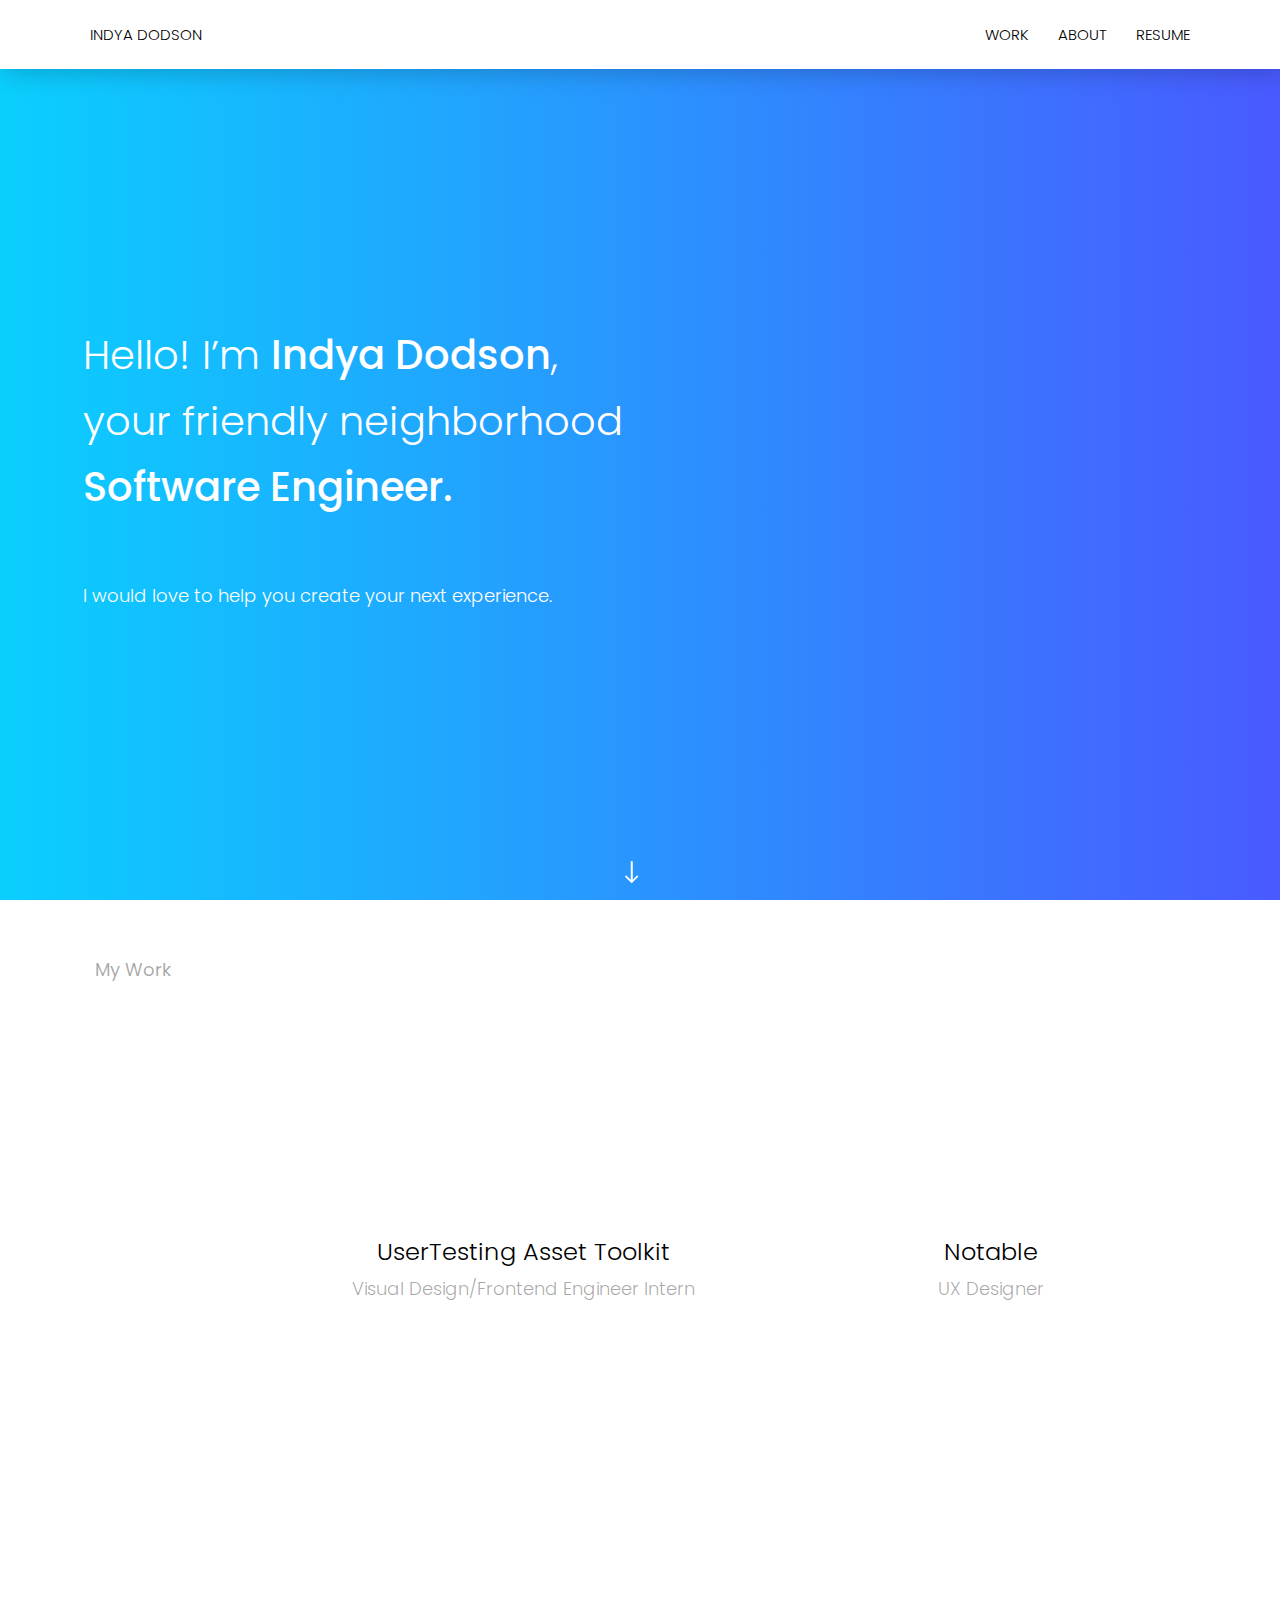
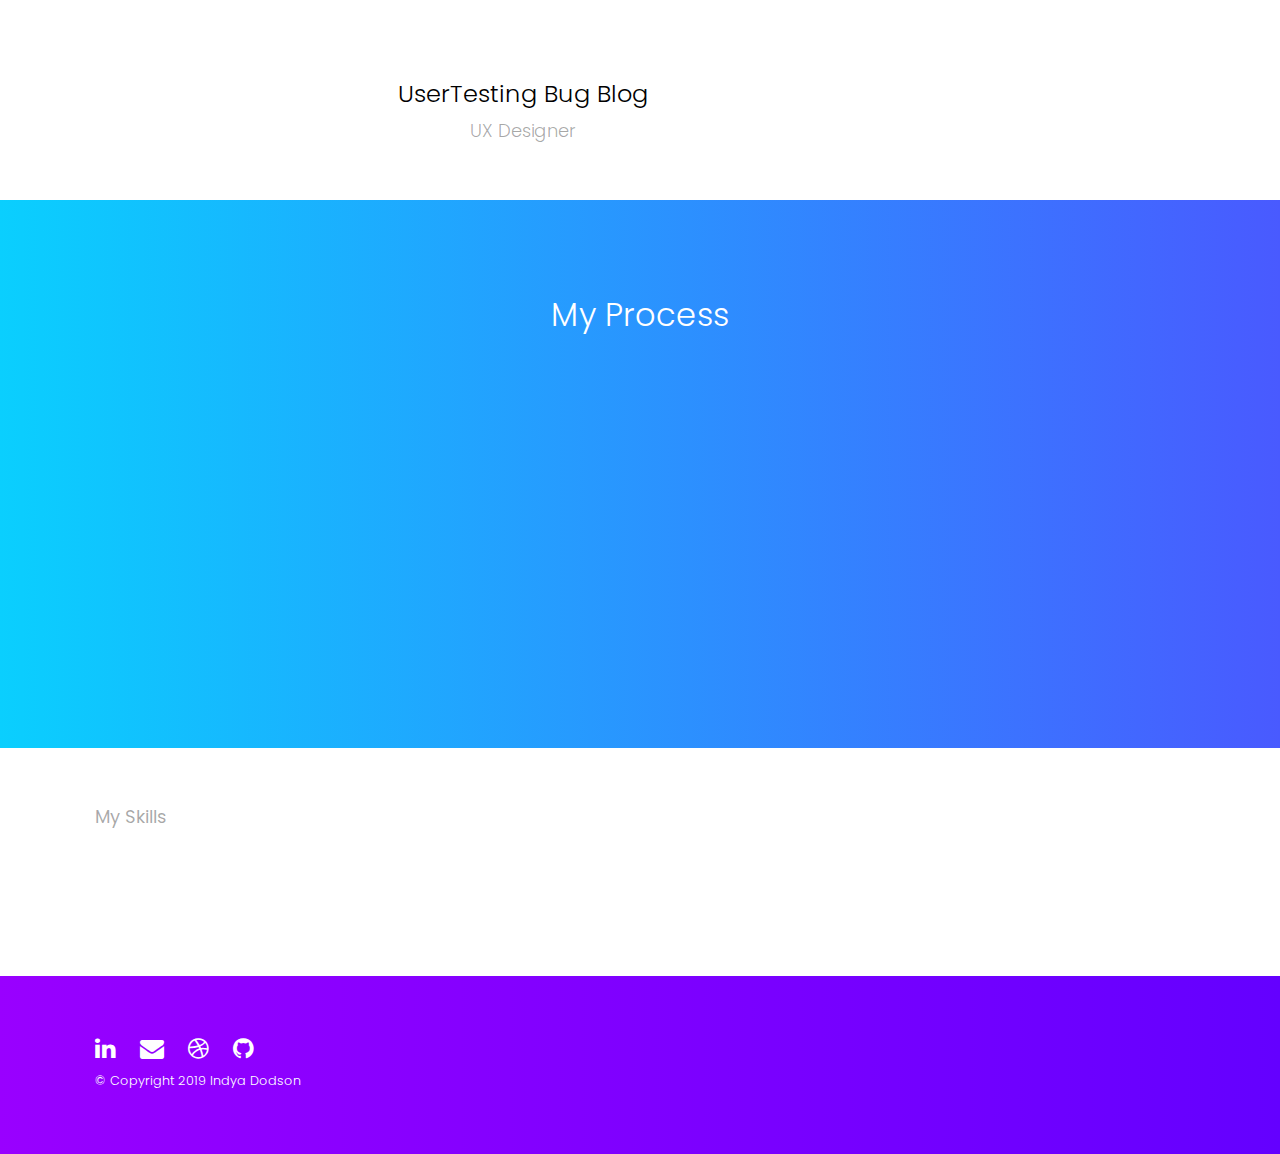
<file: index.html>
<!doctype html>
<html class="no-js" lang="en-US">
<head>

    <!-- DEFAULT META TAGS -->
    <meta charset="utf-8">
    <meta name="viewport" content="width=device-width, initial-scale=1.0, user-scalable=0" />

    <!-- FONTS -->
    <link href="https://fonts.googleapis.com/css?family=Poppins:200,300,400,500,700" rel="stylesheet">

    <!-- CSS -->
    <link rel="stylesheet" id="default-style-css"  href="files/css/style.css" type="text/css" media="all" />
    <link rel="stylesheet" id="custom-style-css"  href="files/css/custom-agencycreative.css" type="text/css" media="all" />
    <link rel="stylesheet" id="fontawesome-style-css" href="files/css/font-awesome.min.css" type="text/css" media="all" />
    <link rel="stylesheet" id="ionic-icons-style-css" href="files/css/ionicons.css" type="text/css" media="all" />
	<link rel="stylesheet" id="isotope-style-css"  href="files/css/isotope.css" type="text/css" media="all" />
	<link rel="stylesheet" id="responsive-css"  href="files/css/mqueries.css" type="text/css" media="all" />
  <link rel="stylesheet" id="custom-customer-css"  href="files/css/custom-sample.css" type="text/css" media="all" />

  <link rel="stylesheet" href="files/css/base--medium.css" media="only screen and (min-width: 700px), only screen and (min-device-width: 700px)" type="text/css">
  <link rel="stylesheet" href="files/css/base--small.css" media="only screen and (max-width: 700px), only screen and (max-device-width: 700px)" type="text/css">
<link rel="stylesheet" href="files/css/base--smallest.css" media="only screen and (max-width: 800px), only screen and (max-device-width: 800px)" type="text/css">
  <link rel="stylesheet" href="files/css/base.css" type="text/css">



    <!-- FAVICON -->
    <link rel="shortcut icon" href="files/uploads/favicon.png"/>

    <!-- DOCUMENT TITLE -->
    <title>Indya Dodson | Home</title>

    <!-- Global site tag (gtag.js) - Google Analytics -->
<script async src="https://www.googletagmanager.com/gtag/js?id=UA-70762578-2"></script>
<script>
  window.dataLayer = window.dataLayer || [];
  function gtag(){dataLayer.push(arguments);}
  gtag('js', new Date());

  gtag('config', 'UA-70762578-2');
</script>

</head>

<body>

<!-- PAGE LOADER -->
<div id="page-loader" class="text-light show-logo">
	<span class="loader-icon bullets-jump"><span></span><span></span><span></span></span>
</div>
<!-- PAGE LOADER -->


<!-- PAGE CONTENT -->
<div id="page-content">

  <nav class= "nav-location">
      <ul class="nav nav-project">
        <li class="nav--nav-item"><a id="nav-logo" class="nav--nav-link" href="index.html">INDYA DODSON</a></li>
        <div class="nav--nav-link-sub">
          <li class="nav--nav-item nav--nav-item-sub"><a class="nav--nav-link" href="index.html#page-body">WORK</a></li>
          <li class="nav--nav-item nav--nav-item-sub"><a class="nav--nav-link" href="about.html">ABOUT</a></li>
          <li class="nav--nav-item nav--nav-item-sub"><a class="nav--nav-link" href="IndyaDodson_Resume_2018.pdf">RESUME</a></li>
        </div>
      </ul>
    </nav>

    <!-- HERO & BODY -->
	<div id="hero-and-body">

		<!-- HERO  -->
		<section id="hero" class="hero-full text-light" style="background:linear-gradient(to right, #0acffe 0%, #495aff 100%);">

			<div id="page-title">
				<h1 id="title-mobile" class="h2">Hello! I’m <strong>Indya Dodson</strong>,<br> your friendly neighborhood <br><strong>Software Engineer.</strong>

</strong></h1>
				<div class="spacer-medium"></div>
				<h5>I would love to help you create your next experience.</h5>
			</div>
			<a href="#" id="scrolldown">
				<svg class="arrow arrow-bottom" xmlns="http://www.w3.org/2000/svg" viewBox="0 0 60 35.35"><title>back-arrow</title><path d="M0,16.88a3,3,0,0,0,.16.94,1.51,1.51,0,0,0,.63.78l15,15a2.14,2.14,0,0,0,3.52.08,2.14,2.14,0,0,0-.08-3.52L8.59,19.38H57.5a2.5,2.5,0,1,0,0-5H8.59L19.22,3.59A2.14,2.14,0,0,0,19.3.08a2.14,2.14,0,0,0-3.52.08l-15,15a1.51,1.51,0,0,0-.62.78A3,3,0,0,0,0,16.88Z"></path></svg>
			</a>

    	</section>
		<!-- HERO -->

		<!-- PAGEBODY -->
		<section id="page-body">

      <div class="spacer-medium"></div>

      <div class="wrapper">

        <div class="column-section spaced-big clearfix">
          <div class="column one-fifth">
            <h5 class="title-alt"><strong>My Work</strong></h5>
          </div>
          <div class="column two-fifth">
            <a href="assettoolkit.html">
            <div class="team-member">
              <div class="do-anim-modern"> <!-- div is only needed for the do-anim-modern effect -->
              <img class="team-pic" src="files/uploads/toolkit_display.png" alt="SEO">
              </div>
              <div class="team-infos">
                <h4 class="team-name">UserTesting Asset Toolkit</h4>
                <h5 class="team-role">Visual Design/Frontend Engineer Intern</h5>
              </div>
            </div>
            </a>
            <div class="spacer-small"></div>
            <a href="bugblog.html">
            <div class="team-member">
              <div class="do-anim-modern"> <!-- div is only needed for the do-anim-modern effect -->
              <img class="team-pic" src="files/uploads/bug_form_image1.png" alt="SEO">
              </div>
              <div class="team-infos">
                <h4 class="team-name">UserTesting Bug Blog</h4>
                <h5 class="team-role">UX Designer</h5>
              </div>
            </div>
          </a>
          </div>
          <div class="column two-fifth last-col">
            <a href="notable.html">
            <div class="team-member">
              <div class="do-anim-modern"> <!-- div is only needed for the do-anim-modern effect -->
              <img class="team-pic" src="files/uploads/Notable_display.png" alt="SEO">
              </div>
              <div class="team-infos">
                <h4 class="team-name">Notable</h4>
                <h5 class="team-role">UX Designer</h5>
              </div>
            </div>
          </a>
          </div>
          </div>
        </div> <!-- END .column-section -->
        <div class="spacer-medium"></div>

      <div class="fullwidth-section text-light" style="background:linear-gradient(to right, #0acffe 0%, #495aff 100%);">
        <div class="fullwidth-content wrapper-big align-center">
          <h3>My Process</h3>
          <div class="spacer-medium"></div>
          <p class="do-anim"><img src="files/uploads/mydesignprocess.png" srcset="files/uploads/mydesignprocess.png 1x, files/uploads/mydesignprocess.png 2x" alt="SEO"></p>
        </div>
      </div>
      <div class="spacer-medium"></div>
  <div class="wrapper">
    <div class="column-section clearfix">
      <div class="column one-fourth">
        <h5 class="title-alt"><strong>My Skills</strong></h5>
      </div>
      <div class=" do-anim column one-fourth">
        <ul class="nolist biglist ">
          <li>UX Research</li>
          <li>User-centered Design</li>
          <li>Analytics</li>
        </ul>
      </div>
      <div class="do-anim column one-fourth">
        <ul class="nolist biglist">
          <li>Rapid Prototyping</li>
          <li>Visual Design</li>
          <li>Interaction Design</li>
        </ul>
      </div>
      <div class="do-anim column one-fourth last-col">
        <ul class="nolist biglist">
          <li>Information Architecture</li>
          <li>Wireframing</li>
          <li>Frontend Development</li>
        </ul>
      </div>
    </div> <!-- END .column-section -->
    <div class="spacer-medium"></div>

  </div>


		</section>
		<!-- PAGEBODY -->

	</div>
    <!-- HERO & BODY -->

    <!-- FOOTER -->
    <footer id="footer" class="text-light">
        <div class="footer-inner wrapper">

            <div class="column-section clearfix">

 
                  <div class="widget">
                    <div class="footer-right">
                      <a href="https://www.linkedin.com/in/indya-dodson" class="fa fa-linkedin fa-1x fa--nothome"></a>
                      <a href="mailto:indya.i.dodson@gmail.com" class="fa fa-envelope fa-1x fa--nothome"></a>
                      <a href="https://dribbble.com/iidodson" class="fa fa-dribbble fa-1x fa--nothome"></a>
                      <a href="https://github.com/iidodson" class="fa fa-github fa-1x fa--nothome"></a>
                    </div>

                    <p id="footer-words"><small>&copy; Copyright 2019 Indya Dodson</a></small></p>
                    </div>

            </div>
        </div>

    </footer>
    <!-- FOOTER -->
</div> <!-- END #page-content -->
<!-- PAGE CONTENT -->

<!-- SCRIPTS -->
<script src="files/js/jquery-1.12.4.min.js"></script>
<script type="text/javascript" src="files/js/plugins.js"></script>
<script type="text/javascript" src="files/js/jquery.imagesloaded.min.js"></script>
<script type="text/javascript" src="files/js/jquery.isotope.min.js"></script>
<script type="text/javascript" src="files/js/script.js"></script>
<!-- SCRIPTS -->

</body>
</html>
</file>
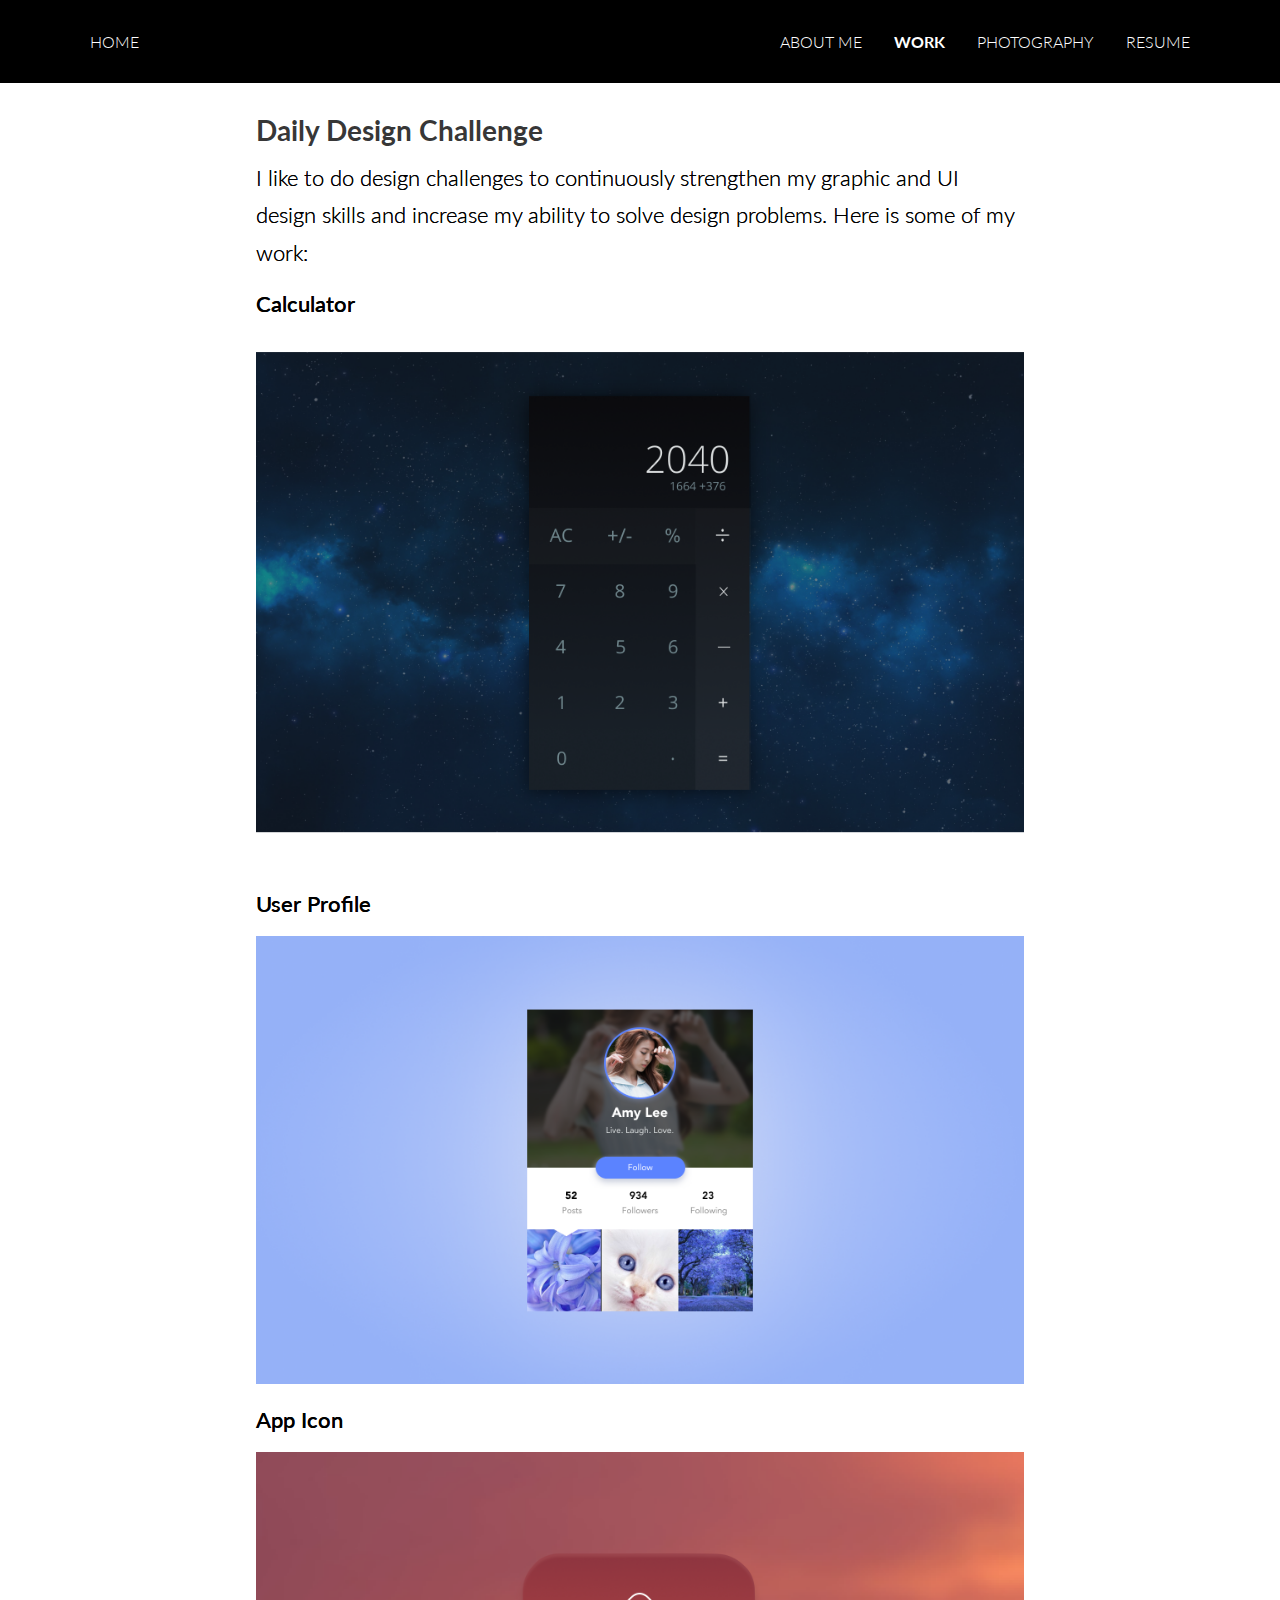
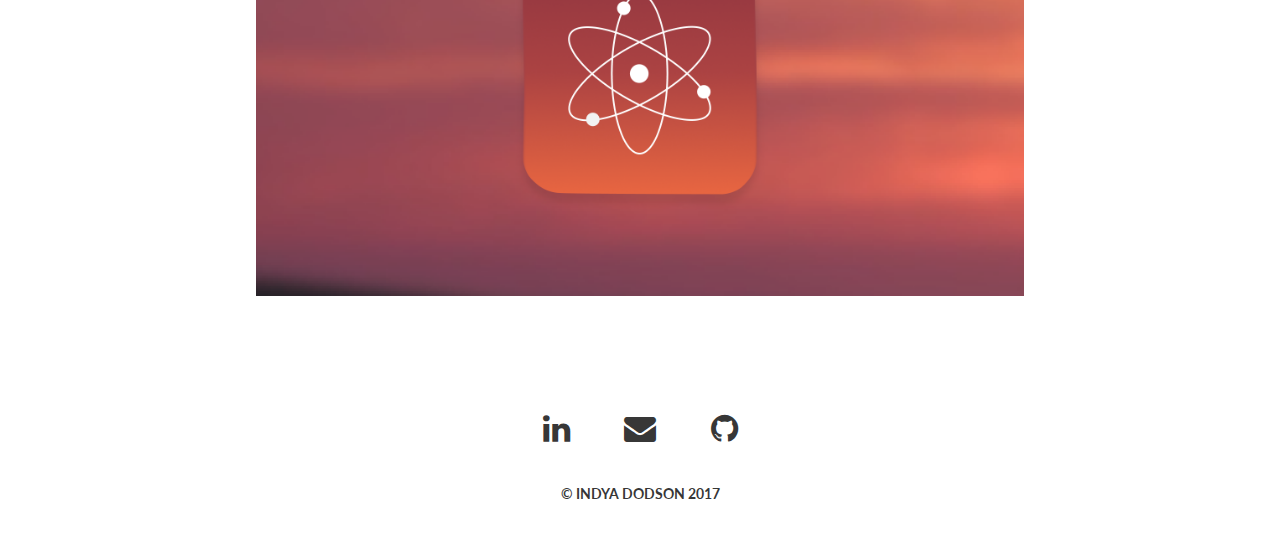
<file: 7daydesign.html>
<!DOCTYPE html>
<html lang="en">
<head>
  <title>Indya Dodson</title>
  <link rel="shortcut icon" type="image/png" href="img/id_logo.png"/>
  <link rel="stylesheet" href="css/normalize.css" type="text/css">
  <link rel="stylesheet" href="css/base--medium.css" media="only screen and (min-width: 700px), only screen and (min-device-width: 700px)" type="text/css">

  <link rel="stylesheet" href="css/base--small.css" media="only screen and (max-width: 700px), only screen and (max-device-width: 700px)" type="text/css">

  <link rel="stylesheet" href="css/base--smallest.css" media="only screen and (max-width: 800px), only screen and (max-device-width: 800px)" type="text/css">

  <link rel="stylesheet" href="css/base.css" type="text/css">

  <meta name="viewport" content="width=device-width" />
<link href="https://fonts.googleapis.com/css?family=Lato:100,300,400,700" rel="stylesheet">
<link rel="stylesheet" href="https://cdnjs.cloudflare.com/ajax/libs/font-awesome/4.7.0/css/font-awesome.min.css">
</head>

<body>
  <nav>
    <ul class="nav nav-project">
      <li class="nav--nav-item"><a class="nav--nav-link" href="index.html">HOME</a></li>
      <div class="nav--nav-link-sub">
        <li class="nav--nav-item nav--nav-item-sub"><a class="nav--nav-link" href="aboutme.html">ABOUT ME</a></li>
        <li class="nav--nav-item nav--nav-item-sub"><a class="nav--nav-link active" href="index.html#projects">WORK</a></li>
        <li class="nav--nav-item nav--nav-item-sub"><a class="nav--nav-link" href="photography.html">PHOTOGRAPHY</a></li>
        <li class="nav--nav-item nav--nav-item-sub"><a class="nav--nav-link" href="IndyaDodson_ResumeAPR2017.pdf">RESUME</a></li>
      </div>
    </ul>
  </nav>

<div class="content-text">
    <h3 class="text--headline text--headline--non-project">Daily Design Challenge</h3>
    <div class="text--body">
      <p class="text--body--text">I like to do design challenges to continuously strengthen my graphic and UI design skills
        and increase my ability to solve design problems. Here is some of my work:</p>
         <div class="break"></div>
         <p class="text--body--text text--body--sub-header"> Calculator</p>
         <div class="project-image project2-image--project1">
             <img class="project-image--html" src="img/7daydesign/7daydesign1.png" alt="" />
         </div>
         <div class="break"></div>
         <p class="text--body--text text--body--sub-header"> User Profile</p>
         <div class="break"></div>
         <div class="project-image project2-image--project1">
             <img class="project-image--html" src="img/7daydesign/7daydesign2.png" alt="" />
         </div>
         <div class="break"></div>
         <p class="text--body--text text--body--sub-header"> App Icon </p>
         <div class="break"></div>
         <div class="project-image project2-image--project1">
             <img class="project-image--html" src="img/7daydesign/7daydesign3.png" alt="" />
         </div>



    </div>
</div>

<div class="footer">
  <div class="footer--icons">
    <a href="https://www.linkedin.com/in/indya-dodson-058740114" class="fa fa-linkedin fa-2x fa--nothome"></a>
    <a href="mailto:iidodon@yahoo.com" class="fa fa-envelope fa-2x fa--nothome"></a>
    <a href="https://github.com/iidodson" class="fa fa-github fa-2x fa--nothome"></a>
  </div>

  <p class="footer-text footer-text--nothome">&copy; INDYA DODSON 2017</p>

</div>

</body>
</html>
</file>
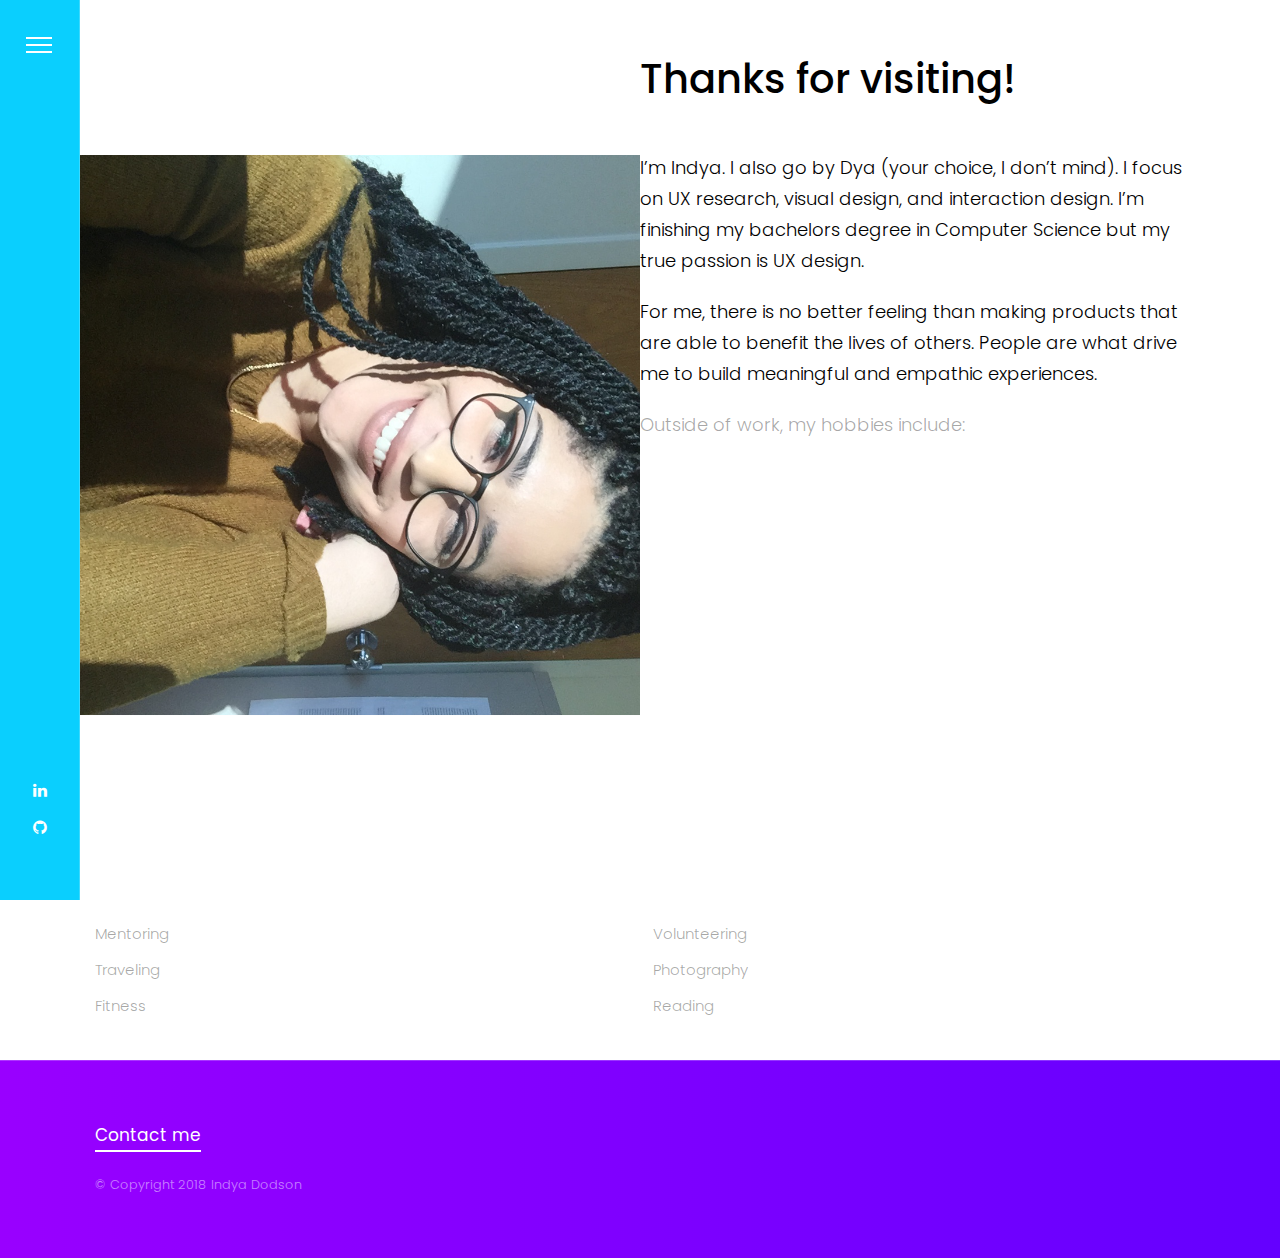
<file: about.html>
<!doctype html>
<html class="no-js" lang="en-US">
<head>

    <!-- DEFAULT META TAGS -->
    <meta charset="utf-8">
    <meta name="viewport" content="width=device-width, initial-scale=1.0, user-scalable=0" />

    <!-- FONTS -->
    <link href="http://fonts.googleapis.com/css?family=Poppins:300,400,500" rel="stylesheet" type="text/css">

    <!-- CSS -->
    <link rel="stylesheet" id="default-style-css"  href="files/css/style.css" type="text/css" media="all" />
    <link rel="stylesheet" id="fontawesome-style-css" href="files/css/font-awesome.min.css" type="text/css" media="all" />
    <link rel="stylesheet" id="ionic-icons-style-css" href="files/css/ionicons.css" type="text/css" media="all" />
    <link rel="stylesheet" id="lightcase-css" href="files/css/lightcase.css" type="text/css" media="all" />
	<link rel="stylesheet" id="responsive-css"  href="files/css/mqueries.css" type="text/css" media="all" />
  <link rel="stylesheet" id="custom-sample-css"  href="files/css/custom-sample.css" type="text/css" media="all" />



    <!-- FAVICON -->
    <link rel="shortcut icon" href="files/uploads/favicon.png"/>

    <!-- DOCUMENT TITLE -->
    <title>Indya Dodson | About</title>

    <!-- Global site tag (gtag.js) - Google Analytics -->
<script async src="https://www.googletagmanager.com/gtag/js?id=UA-70762578-2"></script>
<script>
  window.dataLayer = window.dataLayer || [];
  function gtag(){dataLayer.push(arguments);}
  gtag('js', new Date());

  gtag('config', 'UA-70762578-2');
</script>

</head>

<body>

<!-- PAGE LOADER -->
<div id="page-loader" class="text-light show-logo">
	<span class="loader-icon bullets-jump"><span></span><span></span><span></span></span>
</div>
<!-- PAGE LOADER -->


<!-- PAGE CONTENT -->
<div id="page-content">


  	<!-- HEADER -->
  	<header id="header" class="header-left text-light">
  		<div class="header-inner clearfix">

              <!-- MAIN NAVIGATION -->
              <div id="menu" class="clearfix">

                  <div class="menu-actions">
                  	<div class="menu-toggle"><span class="hamburger"></span></div>
                  </div> <!-- END .menu-actions -->

                  <div id="menu-inner">
                      <nav id="main-nav">
                          <ul>
                              <li><a href="index.html">Home</a></li>
                              <li><a href="#">Portfolio</a>
                              	<ul class="sub-menu">
                									<li><a href="assettoolkit.html">UserTesting Asset Toolkit</a></li>
                									<li><a href="notable.html">Notable</a></li>
                									<li><a href="bugblog.html">UserTesting Bug Blog</a></li>
  								              </ul>
                              </li>
                              <li><a href="about.html">About</a></li>
                              <li><a href="IndyaDodson_Resume_2018.pdf">Resume</a></li>
                                    <!----
                              <li><a href="contact.html">Contact</a></li>
                              ---->
                          </ul>
                      </nav>
                  </div><!-- END #menu-inner -->
              </div><!-- END #menu -->

              <div id="header-actions">



  				<div class="header-totop">
  					<a class="totop" href="#">
  						<svg class="arrow arrow-top" xmlns="http://www.w3.org/2000/svg" viewBox="0 0 60 35.35"><path d="M0,16.88a3,3,0,0,0,.16.94,1.51,1.51,0,0,0,.63.78l15,15a2.14,2.14,0,0,0,3.52.08,2.14,2.14,0,0,0-.08-3.52L8.59,19.38H57.5a2.5,2.5,0,1,0,0-5H8.59L19.22,3.59A2.14,2.14,0,0,0,19.3.08a2.14,2.14,0,0,0-3.52.08l-15,15a1.51,1.51,0,0,0-.62.78A3,3,0,0,0,0,16.88Z"></path></svg>
  					</a>
            		</div>
             	</div>

              <div id="header-widget" class="social">
  				<ul class="socialmedia-widget">
  					<li class="linkedin"><a href="#"></a></li>
  					<li class="github"><a href="#"></a></li>
  					<li class="envelope"><a href="#"></a></li>
  				</ul>
              </div>

  		</div> <!-- END .header-inner -->
  		<span class="pseudo-close header-close"></span>
  	</header>
  	<!-- HEADER end -->

    <!-- HERO & BODY -->
	<div id="hero-and-body">

		<!-- HERO  -->

		<section id="hero" class="side-left">


			<div id="page-title" class="align-center wrapper-small">
        <div class="spacer-small"></div>

        <img class="rotate" src="files/uploads/IMG_4350.JPG" alt="SEO">

			</div>

    	</section>
		<!-- HERO -->

		<!-- PAGEBODY -->
		<section id="page-body">

			<div class="spacer-medium"></div>
			<div class="wrapper">
				<h1 class="h2"><strong>Thanks for visiting!</strong></h1>
				<div class="spacer-small"></div>
				<h5>I’m Indya. I also go by Dya (your choice, I don’t mind). I focus on UX research, visual design, and interaction design. I’m finishing my bachelors degree in Computer Science but my true passion is UX design.</h5>
        <div class="spacer-mini"></div>
        <h5>For me, there is no better feeling than making products that are able to benefit the lives of others. People are what drive me to build meaningful and empathic experiences.</h5>
				<div class="spacer-mini"></div>
				<h5 class="title-alt">Outside of work, my hobbies include:</h5>
			</div><!-- END .wrapper -->

			<div class="spacer-mini"></div>

			<div class="wrapper">
				<div class="column-section clearfix">
					<div class="column one-half">
						<ul class="nolist">
							<li style="color:rgba(0,0,0,0.35);">Mentoring</li>
							<li style="color:rgba(0,0,0,0.35);">Traveling</li>
							<li style="color:rgba(0,0,0,0.35);">Fitness</li>
						</ul>
					</div>
					<div class="column one-third last-col">
						<ul class="nolist">
							<li style="color:rgba(0,0,0,0.35);">Volunteering</li>
							<li style="color:rgba(0,0,0,0.35);">Photography</li>
							<li style="color:rgba(0,0,0,0.35);">Reading</li>
						</ul>
					</div>
				</div>
			</div> <!-- END .wrapper -->




		</section>
		<!-- PAGEBODY -->

	</div>
    <!-- HERO & BODY -->

    <!-- FOOTER -->
    <div class="spacer-small"></div>

    <footer id="footer" class="text-light">
       	<div class="footer-inner wrapper">

            <div class="column-section clearfix">


               		<div class="widget">
						<p><a href="mailto:iidodson@yahoo.com" class="sr-button style-3 button-medium">Contact me</a></p>
                  		<p><small>&copy; Copyright 2018 Indya Dodson</a></small></p>
                   	</div>

            </div>
        </div>

    </footer>
    <!-- FOOTER -->

</div> <!-- END #page-content -->
<!-- PAGE CONTENT -->

<!-- SCRIPTS -->
<script src="files/js/jquery-1.12.4.min.js"></script>
<script type="text/javascript" src="files/js/plugins.js"></script>
<script type="text/javascript" src="files/js/jquery.min.phatvideobg.js"></script>
<script type="text/javascript" src="files/js/jquery.lightcase.min.js"></script>
<script type="text/javascript" src="files/js/jquery.sticky-kit.min.js"></script>
<script type="text/javascript" src="files/js/script.js"></script>
<!-- SCRIPTS -->

</body>
</html>
</file>
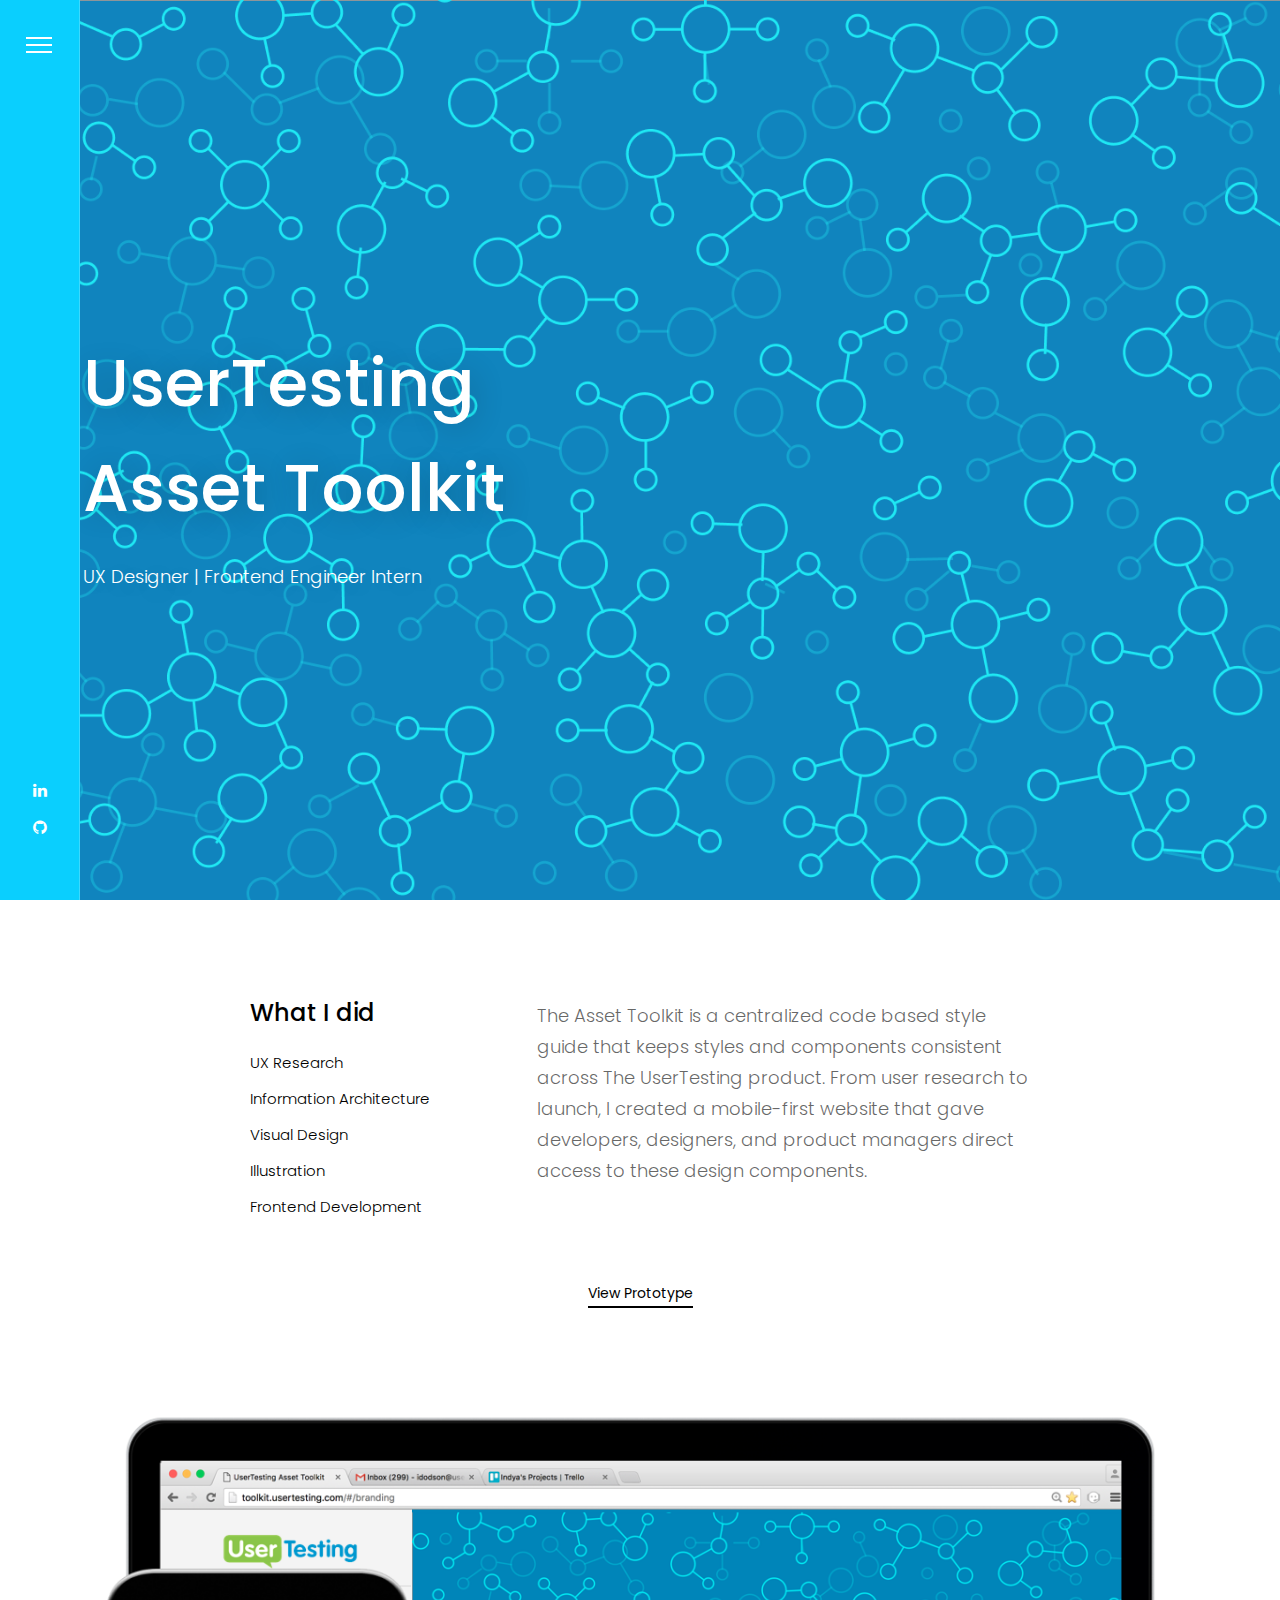
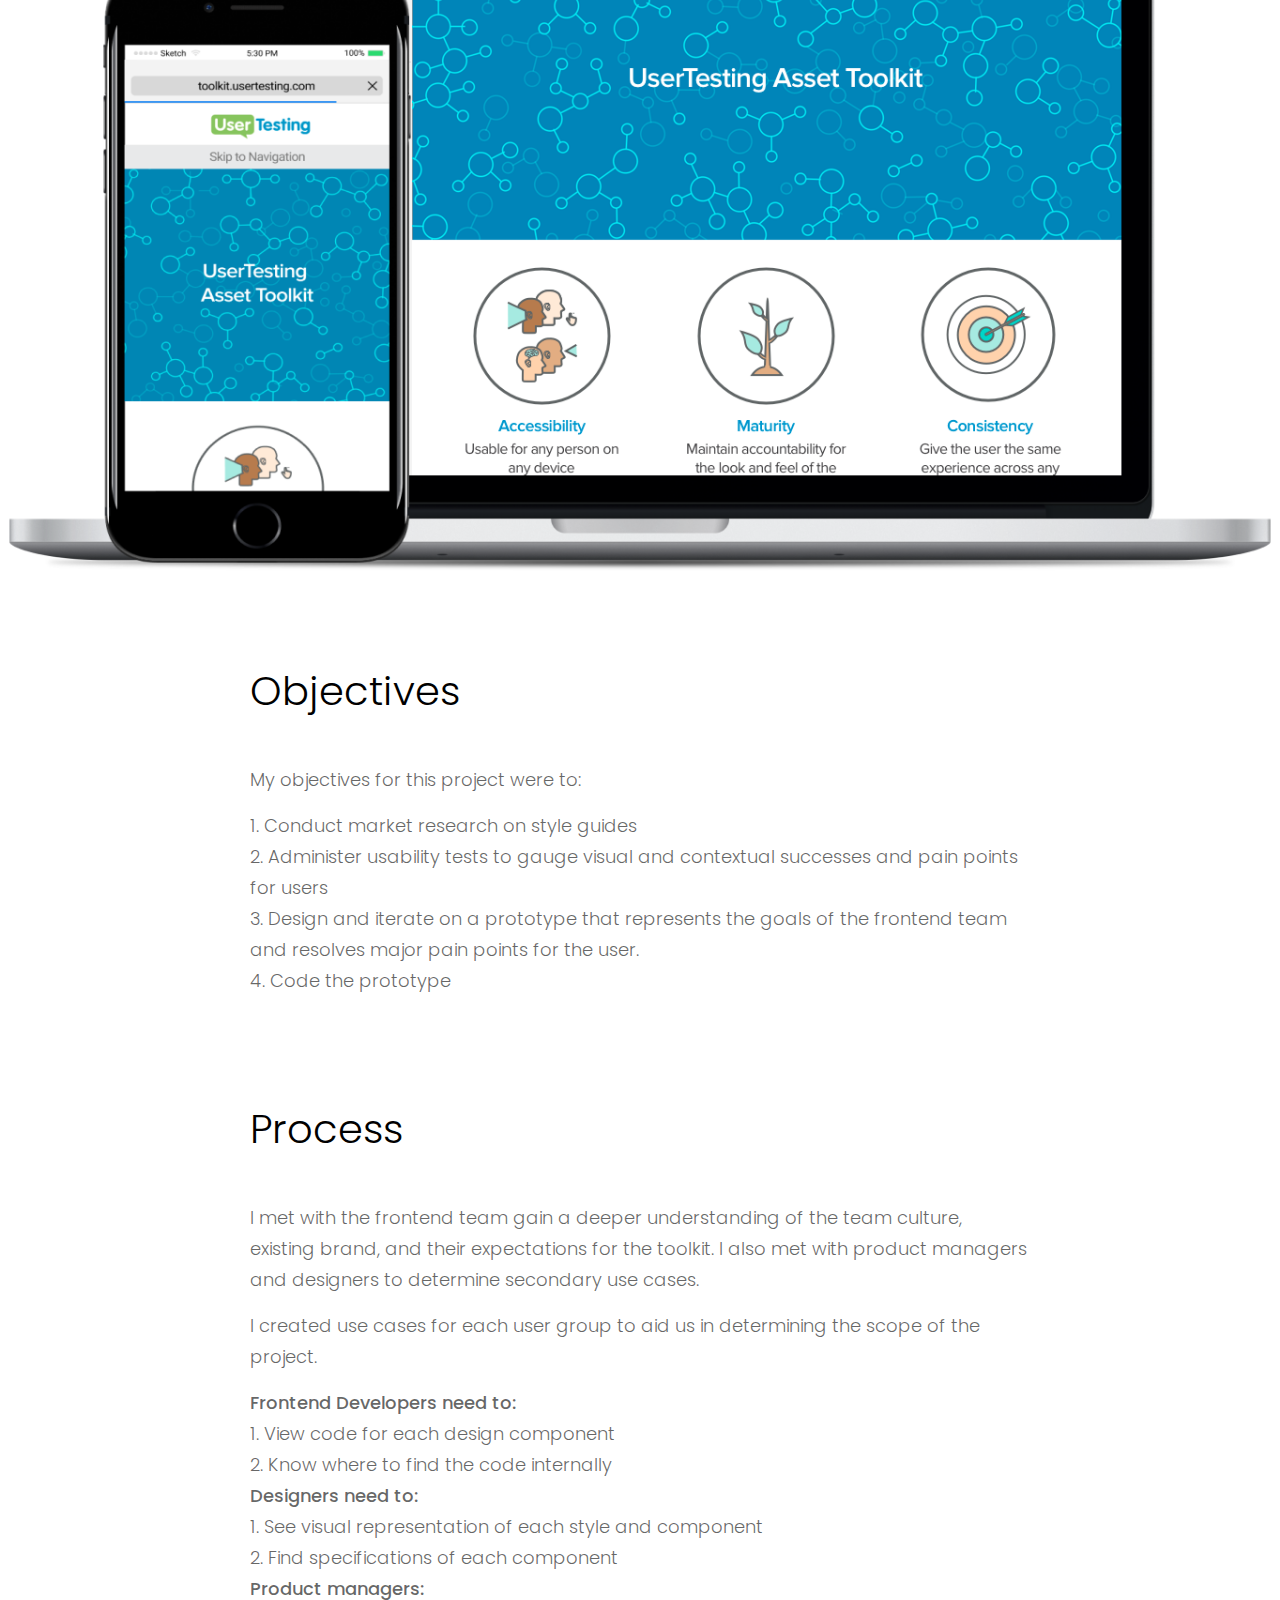
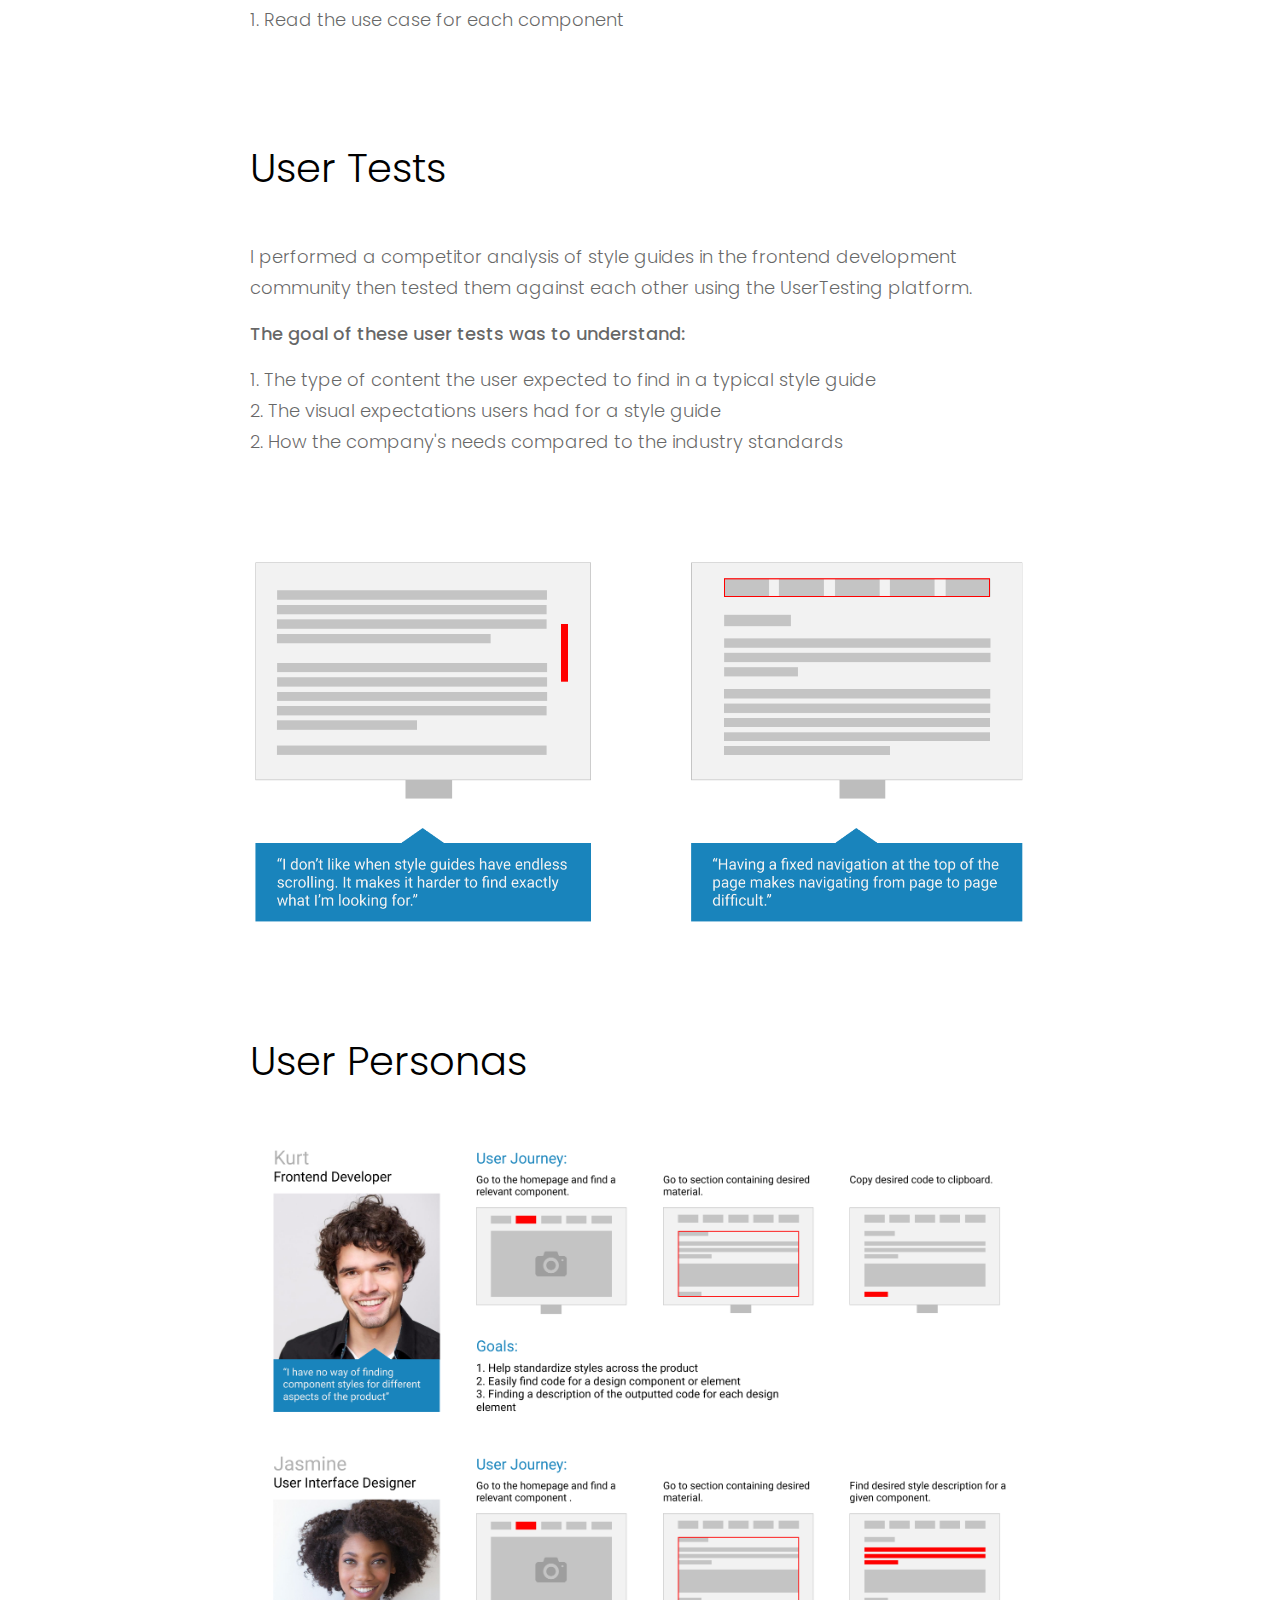
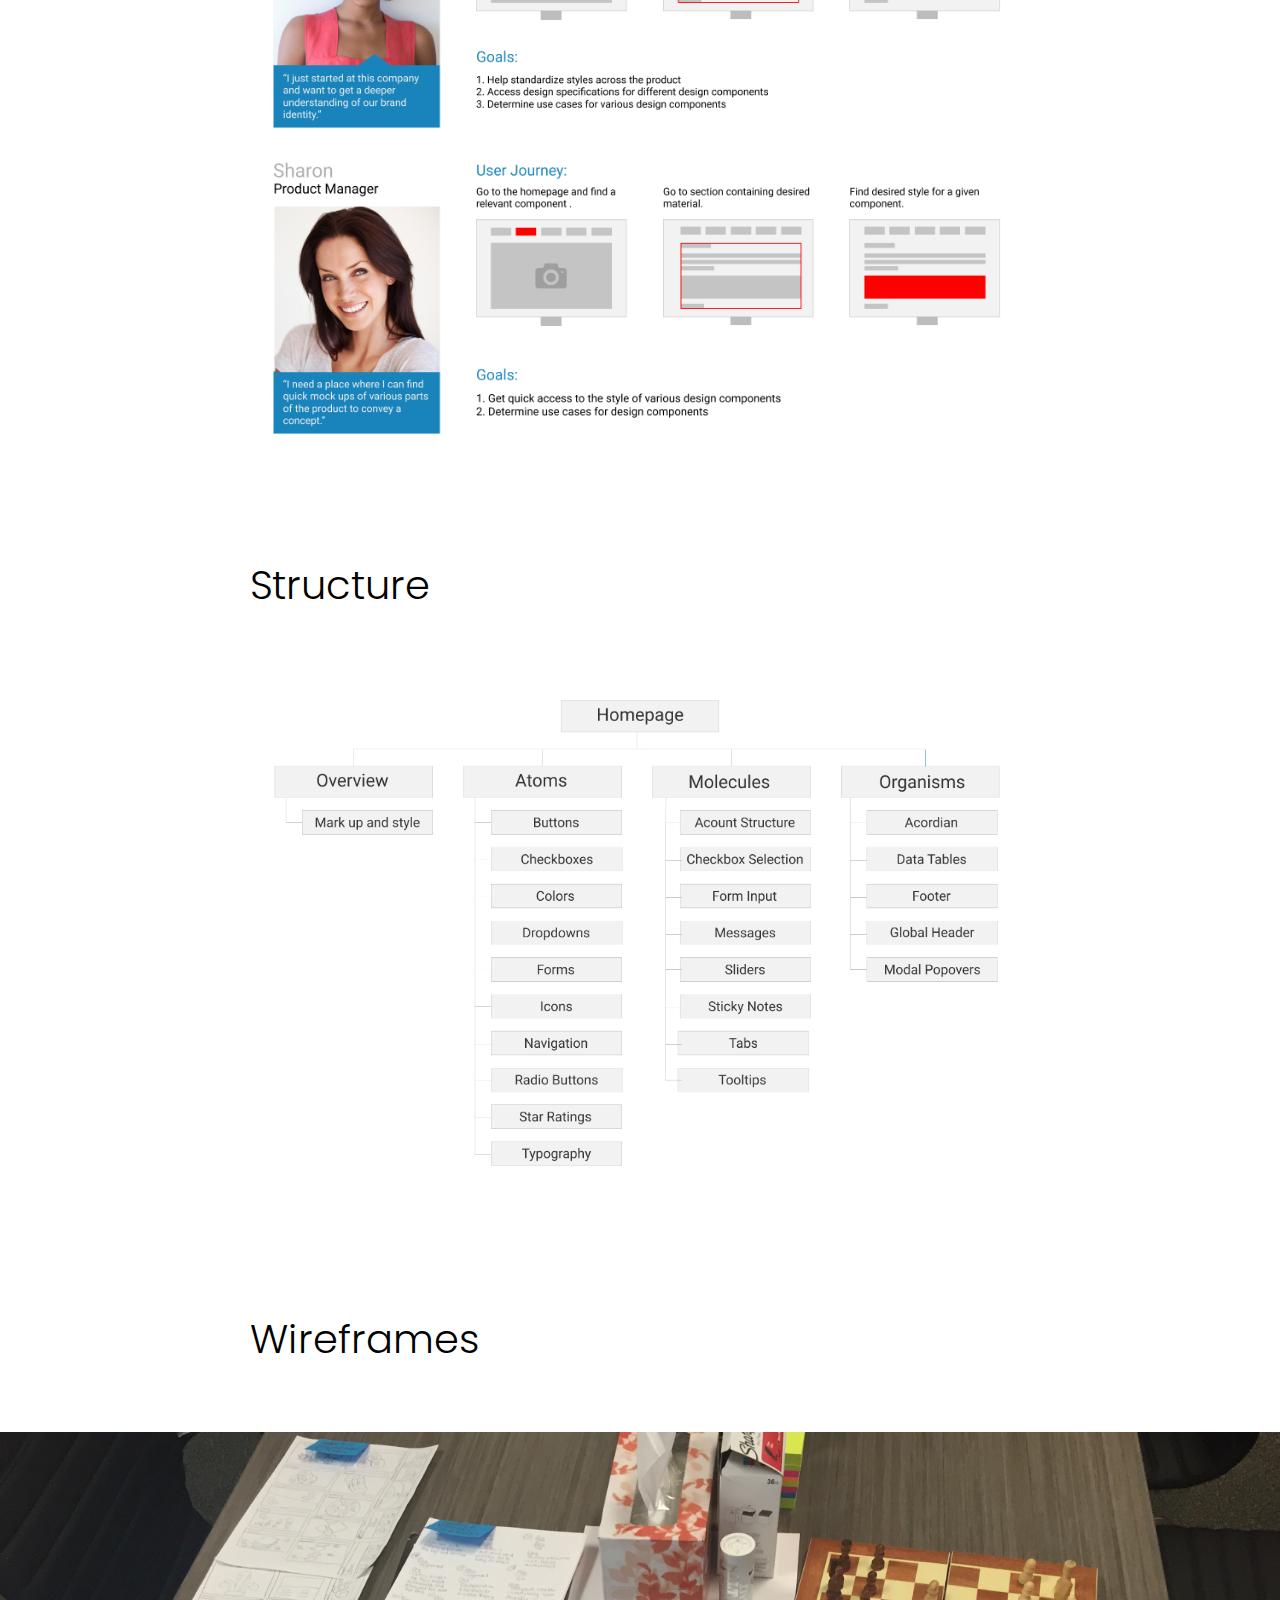
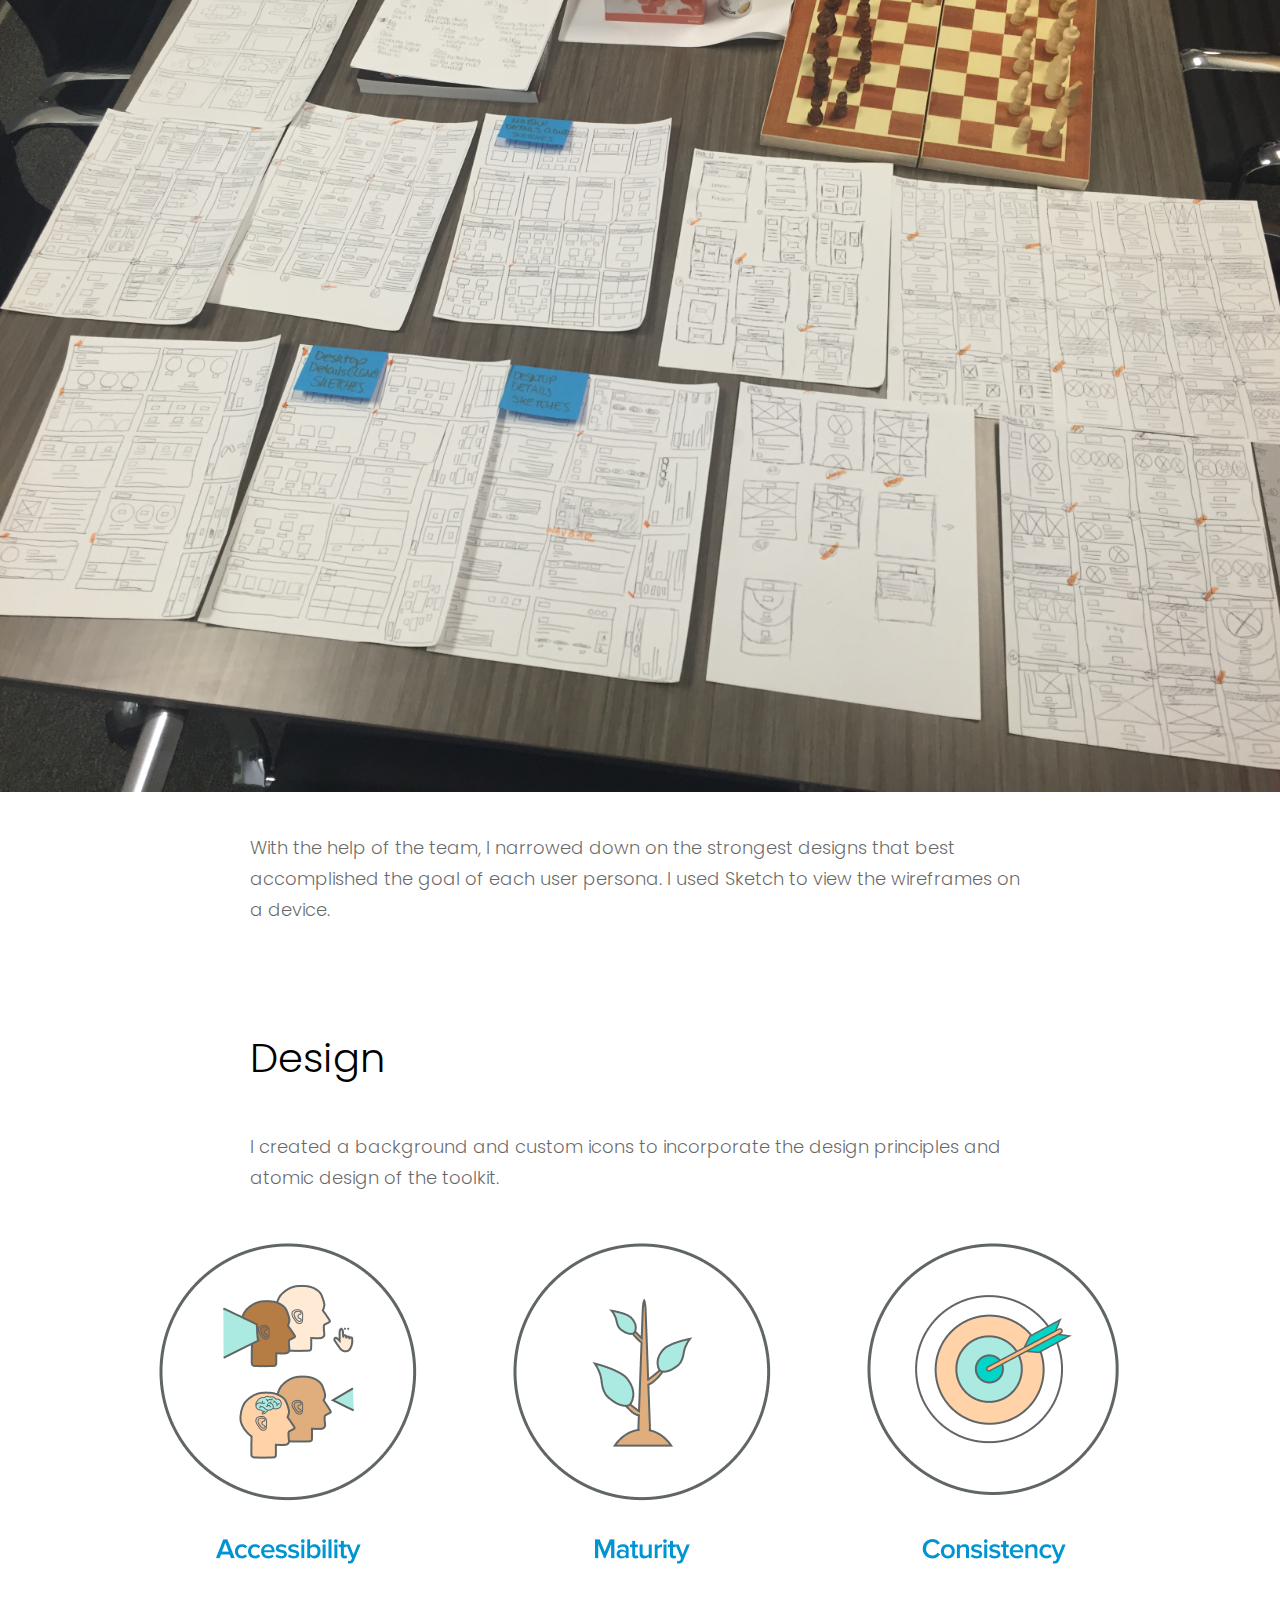
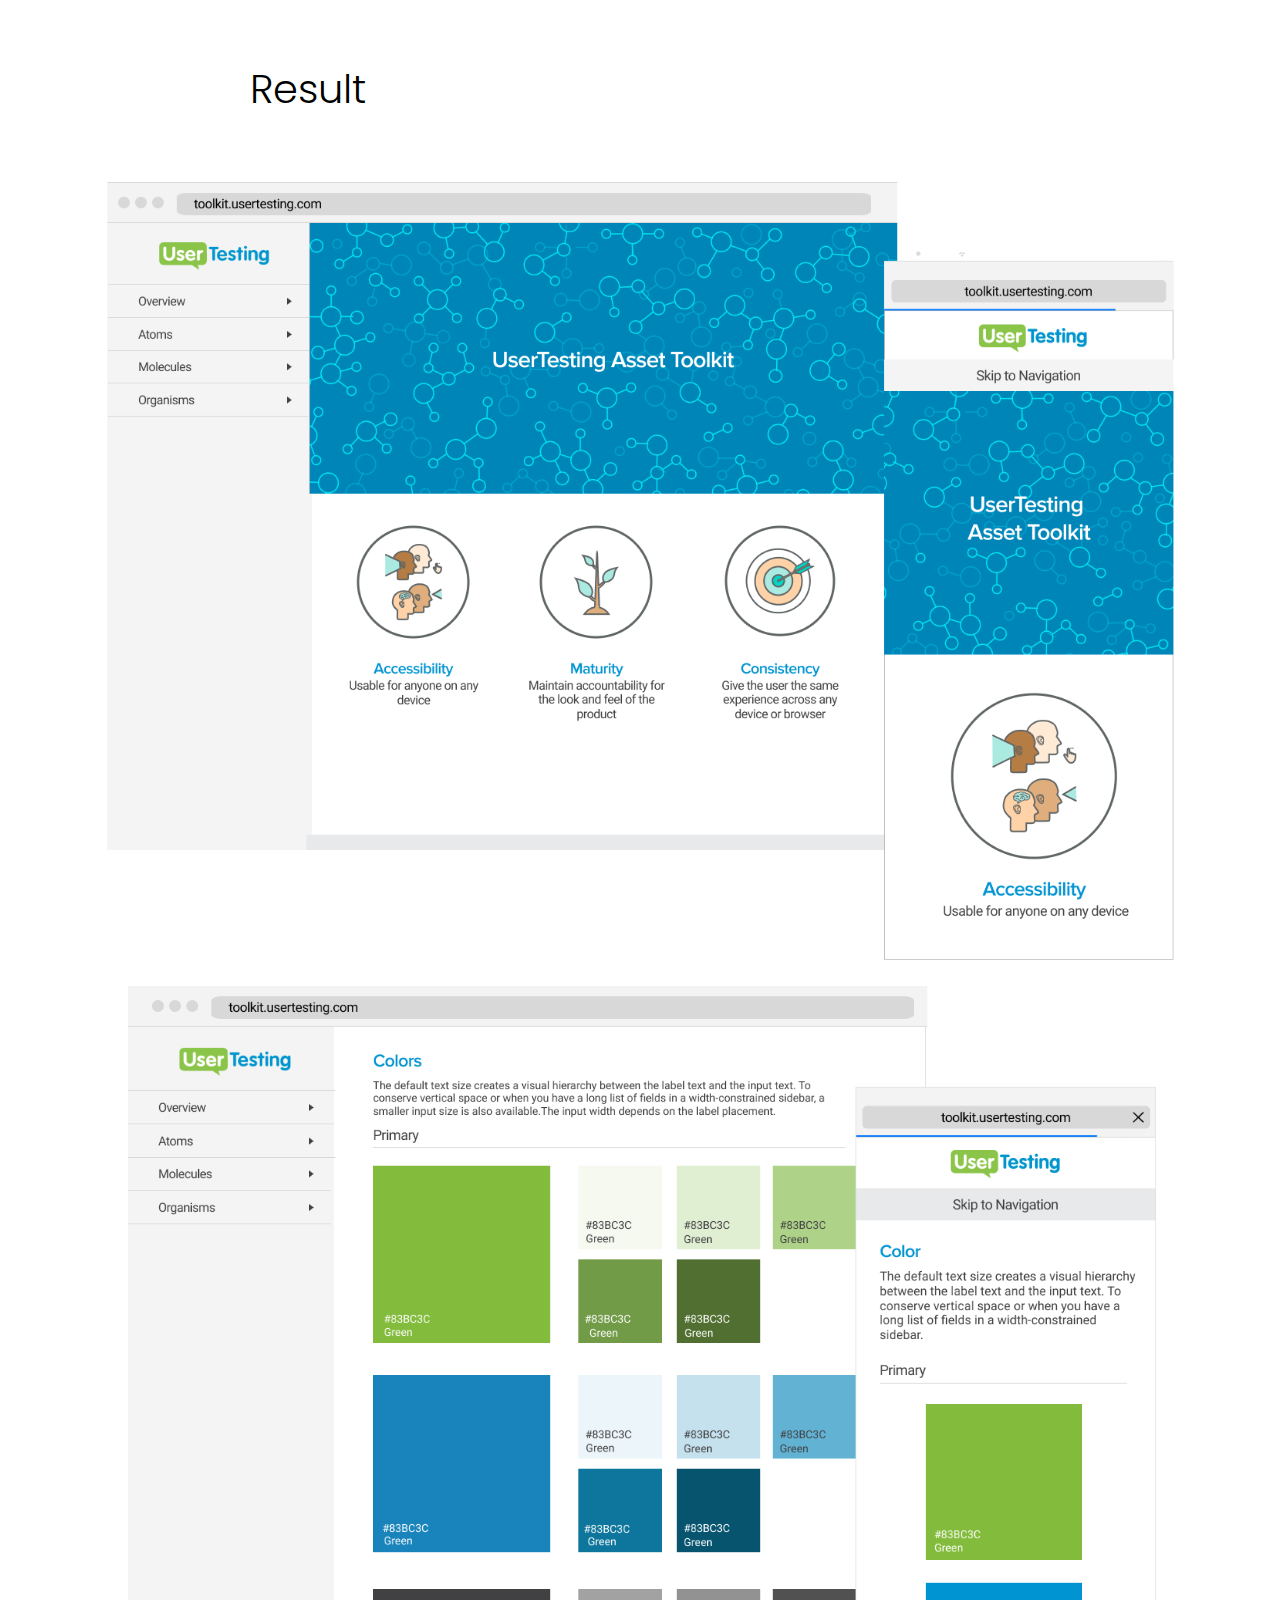
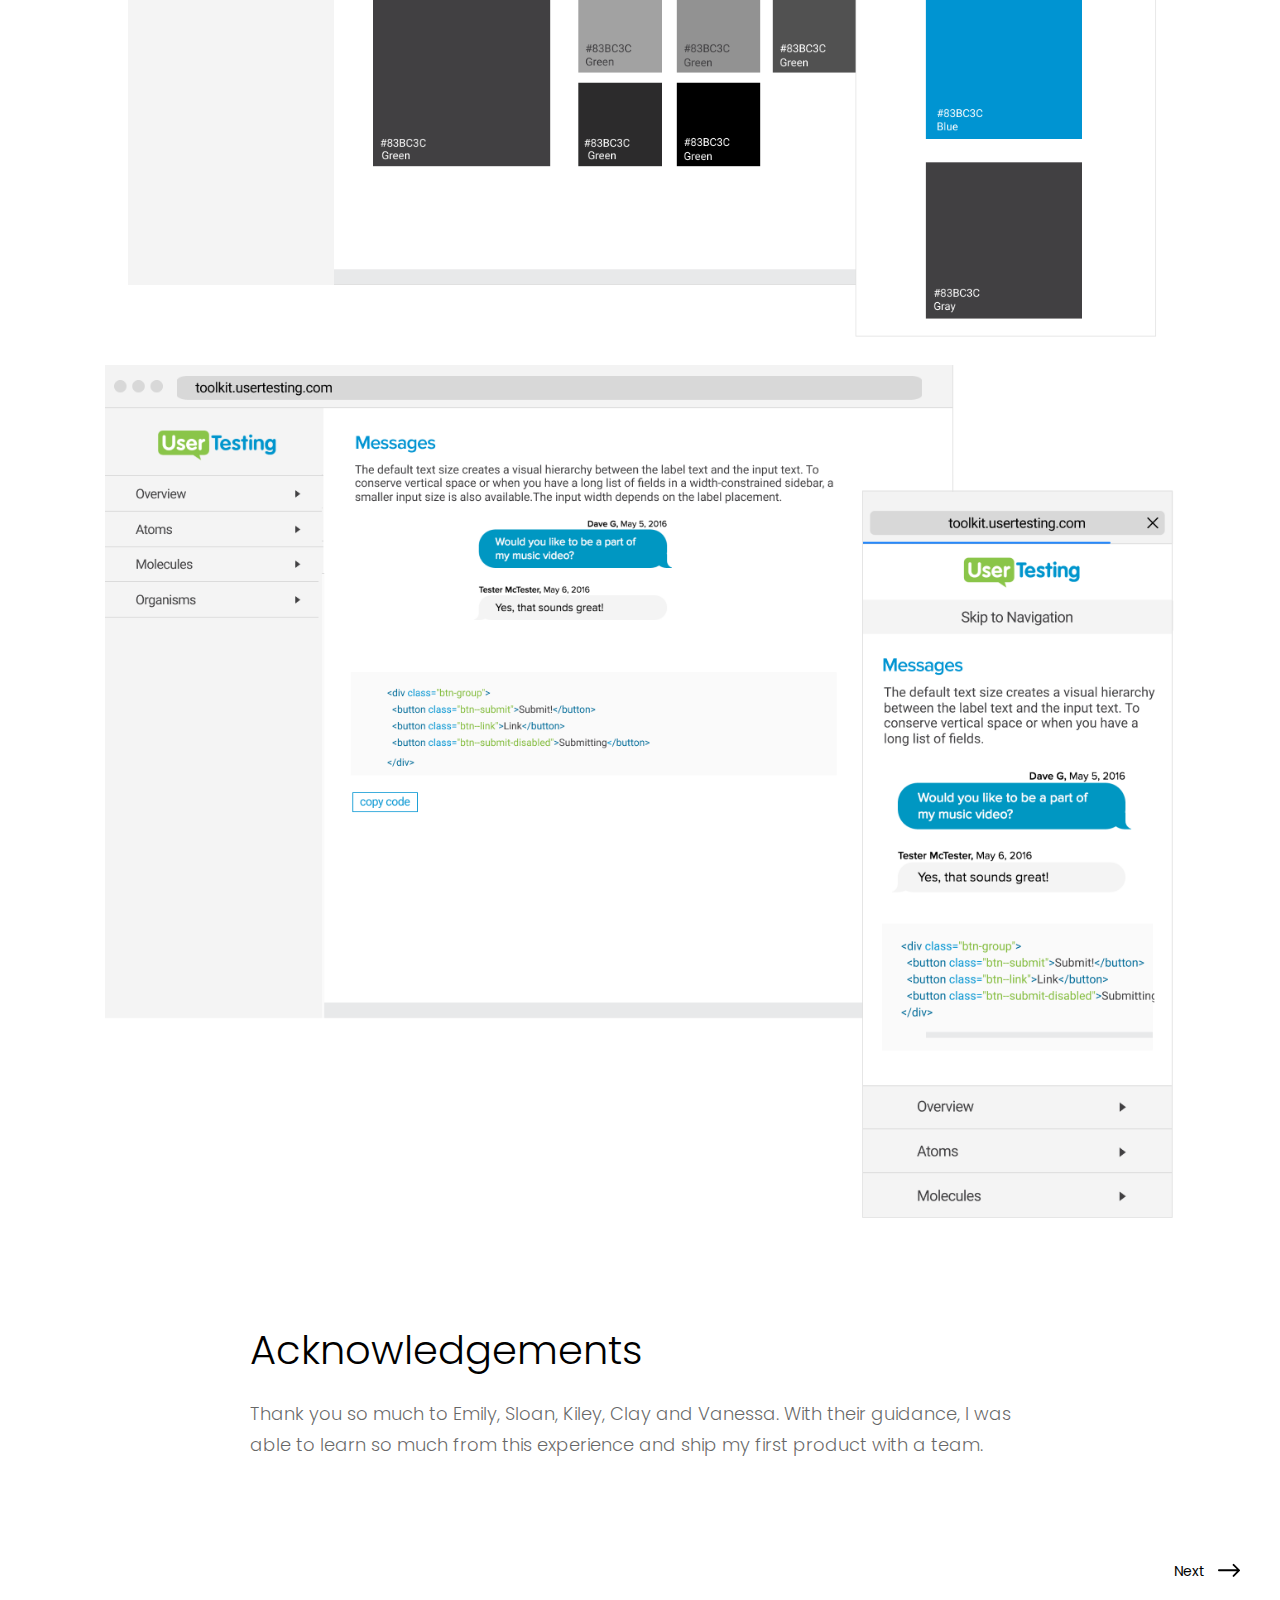
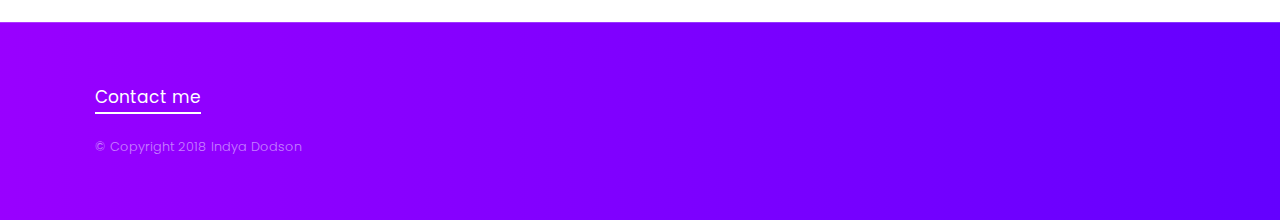
<file: assettoolkit.html>
<!doctype html>
<html class="no-js" lang="en-US">
<head>

    <!-- DEFAULT META TAGS -->
    <meta charset="utf-8">
    <meta name="viewport" content="width=device-width, initial-scale=1.0, user-scalable=0" />

    <!-- FONTS -->
    <link href="http://fonts.googleapis.com/css?family=Poppins:300,400,500" rel="stylesheet" type="text/css">

    <!-- CSS -->
    <link rel="stylesheet" id="default-style-css"  href="files/css/style.css" type="text/css" media="all" />
    <link rel="stylesheet" id="fontawesome-style-css" href="files/css/font-awesome.min.css" type="text/css" media="all" />
    <link rel="stylesheet" id="ionic-icons-style-css" href="files/css/ionicons.css" type="text/css" media="all" />
	<link rel="stylesheet" id="responsive-css"  href="files/css/mqueries.css" type="text/css" media="all" />
  <link rel="stylesheet" id="custom-sample-css"  href="files/css/custom-sample.css" type="text/css" media="all" />


    <!-- FAVICON -->
    <link rel="shortcut icon" href="files/uploads/favicon.png"/>

    <!-- DOCUMENT TITLE -->
    <title>Indya Dodson | Asset Toolkit</title>

    <!-- Global site tag (gtag.js) - Google Analytics -->
<script async src="https://www.googletagmanager.com/gtag/js?id=UA-70762578-2"></script>
<script>
  window.dataLayer = window.dataLayer || [];
  function gtag(){dataLayer.push(arguments);}
  gtag('js', new Date());

  gtag('config', 'UA-70762578-2');
</script>

</head>

<body>

<!-- PAGE LOADER -->
<div id="page-loader" class="text-light show-logo">
	<span class="loader-icon bullets-jump"><span></span><span></span><span></span></span>
</div>
<!-- PAGE LOADER -->

<!-- PAGE CONTENT -->
<div id="page-content">

	<!-- HEADER -->
	<header id="header" class="header-left text-light">
		<div class="header-inner clearfix">

      <!-- MAIN NAVIGATION -->
      <div id="menu" class="clearfix">

          <div class="menu-actions">
            <div class="menu-toggle"><span class="hamburger"></span></div>
          </div> <!-- END .menu-actions -->

          <div id="menu-inner">
              <nav id="main-nav">
                  <ul>
                      <li><a href="index.html">Home</a></li>
                      <li><a href="#">Portfolio</a>
                        <ul class="sub-menu">
                          <li><a href="assettoolkit.html">UserTesting Asset Toolkit</a></li>
                          <li><a href="notable.html">Notable</a></li>
                          <li><a href="bugblog.html">UserTesting Bug Blog</a></li>
                        </ul>
                      </li>
                      <li><a href="about.html">About</a></li>
                      <li><a href="IndyaDodson_Resume_2018.pdf">Resume</a></li>
                            <!----
                      <li><a href="contact.html">Contact</a></li>
                      ---->
                  </ul>
              </nav>
          </div><!-- END #menu-inner -->
      </div><!-- END #menu -->

            <div id="header-actions">



				<div class="header-totop">
					<a class="totop" href="#">
						<svg class="arrow arrow-top" xmlns="http://www.w3.org/2000/svg" viewBox="0 0 60 35.35"><path d="M0,16.88a3,3,0,0,0,.16.94,1.51,1.51,0,0,0,.63.78l15,15a2.14,2.14,0,0,0,3.52.08,2.14,2.14,0,0,0-.08-3.52L8.59,19.38H57.5a2.5,2.5,0,1,0,0-5H8.59L19.22,3.59A2.14,2.14,0,0,0,19.3.08a2.14,2.14,0,0,0-3.52.08l-15,15a1.51,1.51,0,0,0-.62.78A3,3,0,0,0,0,16.88Z"></path></svg>
					</a>
          		</div>
           	</div>

            <div id="header-widget" class="social">
				<ul class="socialmedia-widget">
					<li class="linkedin"><a href="#"></a></li>
					<li class="github"><a href="#"></a></li>
					<li class="envelope"><a href="#"></a></li>
				</ul>
            </div>

		</div> <!-- END .header-inner -->
		<span class="pseudo-close header-close"></span>
	</header>
	<!-- HEADER end -->

    <!-- HERO & BODY -->
	<div id="hero-and-body">

		<!-- HERO  -->
		<section id="hero" class="hero-full text-light parallax-section" data-parallax-image="files/uploads/Asset_toolkit_image8.png">

			<div id="page-title" class="wrapper-big">
				<h1 class="text-shadow"><strong>UserTesting <br>Asset Toolkit</strong></h1>
				<div class="spacer-mini"></div>
				<h5 class="text-shadow" >UX Designer |  Frontend Engineer Intern</h5>
			</div>

    	</section>
		<!-- HERO -->

		<!-- PAGEBODY -->
		<section id="page-body">

			<div class="spacer-big"></div>

			<div class="wrapper-small">
				<div class="column-section spaced-big clearfix">
					<div class="column one-third">
						<h4><strong>What I did</strong></h4>
						<ul class="nolist">
							<li>UX Research</li>
							<li>Information Architecture</li>
							<li>Visual Design</li>
							<li>Illustration</li>
							<li>Frontend Development</li>
						</ul>
						<p><a href="#" class="sr-button style-3 button-small"></a></p>
					</div>
					<div class="column two-third last-col">
						<p class="h5">The Asset Toolkit is a centralized code based style guide that keeps styles and components consistent across The UserTesting product. From user research to launch, I created a mobile-first website that gave developers, designers, and product managers direct access to these design components. </p>

					</div>
				</div> <!-- END .column-section -->
			</div><!-- END .wrapper -->
      <p class="text-center"><a href="https://invis.io/GTFBOVHNQE9" class="sr-button style-3 button-small">View Prototype</a></p>


			<div class="spacer-big"></div>

			<img src="files/uploads/asset_toolkit_header.png" alt="SEO">

			<div class="spacer-big"></div>

			<div class="wrapper-small">
        <h2>Objectives</h2>
				<div class="spacer-small"></div>
				<p class="h5">My objectives for this project were to:</p>
        <p class="h5">1. Conduct market research on style guides <br>

        2. Administer usability tests to gauge visual and contextual successes and pain points for users <br>

        3. Design and iterate on a prototype that represents the goals of the frontend team and resolves major pain points for the user. <br>

        4. Code the prototype</p>
        <div class="spacer-big"></div>

        <h2>Process</h2>
				<div class="spacer-small"></div>
        <p class="h5">I met with the frontend team gain a deeper understanding of the team culture, existing brand, and their expectations for the toolkit. I also met with product managers and designers to determine secondary use cases. </p>
        <p class="h5">I created use cases for each user group to aid us in determining the scope of the project. </p>
        <p class="h5"><strong>Frontend Developers need to:</strong><br>

          1. View code for each design component <br>

          2. Know where to find the code internally <br>

          <strong>Designers need to:</strong> <br>
          1. See visual representation of each style and component <br>

          2. Find specifications of each component <br>

          <strong>Product managers:</strong> <br>
          1. Read the use case for each component
          </p>
        <div class="spacer-big"></div>

        <h2>User Tests</h2>
        <div class="spacer-small"></div>
        <p class="h5">I performed a competitor analysis of style guides in the frontend development community then tested them against each other using the UserTesting platform.</p>
        <p class="h5"><strong>The goal of these user tests was to understand:</strong></p>
        <p class="h5">
        1. The type of content the user expected to find in a typical style guide <br>

        2. The visual expectations users had for a style guide <br>

        2. How the company's needs compared to the industry standards
        </p>
        <div class="spacer-big"></div>

				<div class="align-center">
				<img src="files/uploads/Asset_toolkit_image1.png" alt="SEO">
				</div>

        <div class="spacer-big"></div>

        <h2>User Personas</h2>
        <div class="spacer-small"></div>
        <div class="align-center">
				<img src="files/uploads/Asset_toolkit_image2.png" alt="SEO">
				</div>
        <div class="align-center">
        <img src="files/uploads/Asset_toolkit_image3.png" alt="SEO">
        </div>
        <div class="align-center">
        <img src="files/uploads/Asset_toolkit_image4.png" alt="SEO">
        </div>
        <div class="spacer-big"></div>

        <h2>Structure</h2>
        <div class="spacer-small"></div>
        <div class="align-center">
          <img src="files/uploads/Asset_toolkit_image5.png" alt="SEO">
        </div>

        <div class="spacer-big"></div>

        <h2>Wireframes</h2>
        <div class="spacer-medium"></div>

			</div> <!-- END .wrapper -->
      <img src="files/uploads/Asset_toolkit_image6.jpg" alt="SEO">

      <div class="spacer-small"></div>

      <div class="wrapper-small">
        <p class="h5">With the help of the team, I narrowed down on the strongest designs that best accomplished the goal of each user persona. I used Sketch to view the wireframes on a device. </p>


        <div class="spacer-big"></div>

        <h2>Design</h2>
        <div class="spacer-small"></div>
        <p class="h5">I created a background and custom icons to incorporate the design principles and atomic design of the toolkit. </p>
      </div>
      <div class="spacer-small"></div>
      <div class="align-center">
        <img src="files/uploads/Asset_toolkit_image9.png" alt="SEO">
      </div>
			<div class="spacer-big"></div>

			<div class="wrapper-small">
				<h2>Result</h2>
        <div class="spacer-small"></div>
			</div> <!-- END .wrapper -->
      <div class="wrapper">
        <div class="align-center">
          <img src="files/uploads/Asset_toolkit_image10.png" alt="SEO">
        </div>
        <div class="align-center">
          <img src="files/uploads/Asset_toolkit_image11.png" alt="SEO">
        </div>
        <div class="align-center">
          <img src="files/uploads/Asset_toolkit_image12.png" alt="SEO">
        </div>
      </div>
			<div class="spacer-big"></div>

      <div class="wrapper-small">
        <h2>Acknowledgements</h2>
        <p class="h5">Thank you so much to Emily, Sloan, Kiley, Clay and Vanessa. With their guidance, I was able to learn so much from this experience and ship my first product with a team. </p>
      </div>

				<div class="spacer-big"></div>

				<div id="single-pagination" class="portfolio-pagination">
					<ul class="pagination">

						<li class="next "><a href="notable.html"><span class="text">Next</span>
							<svg class="arrow arrow-right" xmlns="http://www.w3.org/2000/svg" viewBox="0 0 60 35.35"><title>back-arrow</title><path d="M0,16.88a3,3,0,0,0,.16.94,1.51,1.51,0,0,0,.63.78l15,15a2.14,2.14,0,0,0,3.52.08,2.14,2.14,0,0,0-.08-3.52L8.59,19.38H57.5a2.5,2.5,0,1,0,0-5H8.59L19.22,3.59A2.14,2.14,0,0,0,19.3.08a2.14,2.14,0,0,0-3.52.08l-15,15a1.51,1.51,0,0,0-.62.78A3,3,0,0,0,0,16.88Z"></path></svg>
						</a></li>
					</ul>
				</div>

		</section>
		<!-- PAGEBODY -->

	</div>
    <!-- HERO & BODY -->

    <!-- FOOTER -->
    <footer id="footer" class="text-light">
        <div class="footer-inner wrapper">

            <div class="column-section clearfix">


                  <div class="widget">
            <p><a href="mailto:iidodson@yahoo.com" class="sr-button style-3 button-medium">Contact me</a></p>
                      <p><small>&copy; Copyright 2018 Indya Dodson</a></small></p>
                    </div>

            </div>
        </div>

    </footer>
    <!-- FOOTER -->

</div> <!-- END #page-content -->
<!-- PAGE CONTENT -->

<!-- SCRIPTS -->
<script src="files/js/jquery-1.12.4.min.js"></script>
<script type="text/javascript" src="files/js/plugins.js"></script>
<script type="text/javascript" src="files/js/jquery.backgroundparallax.min.js"></script>
<script type="text/javascript" src="files/js/script.js"></script>
<!-- SCRIPTS -->

</body>
</html>
</file>
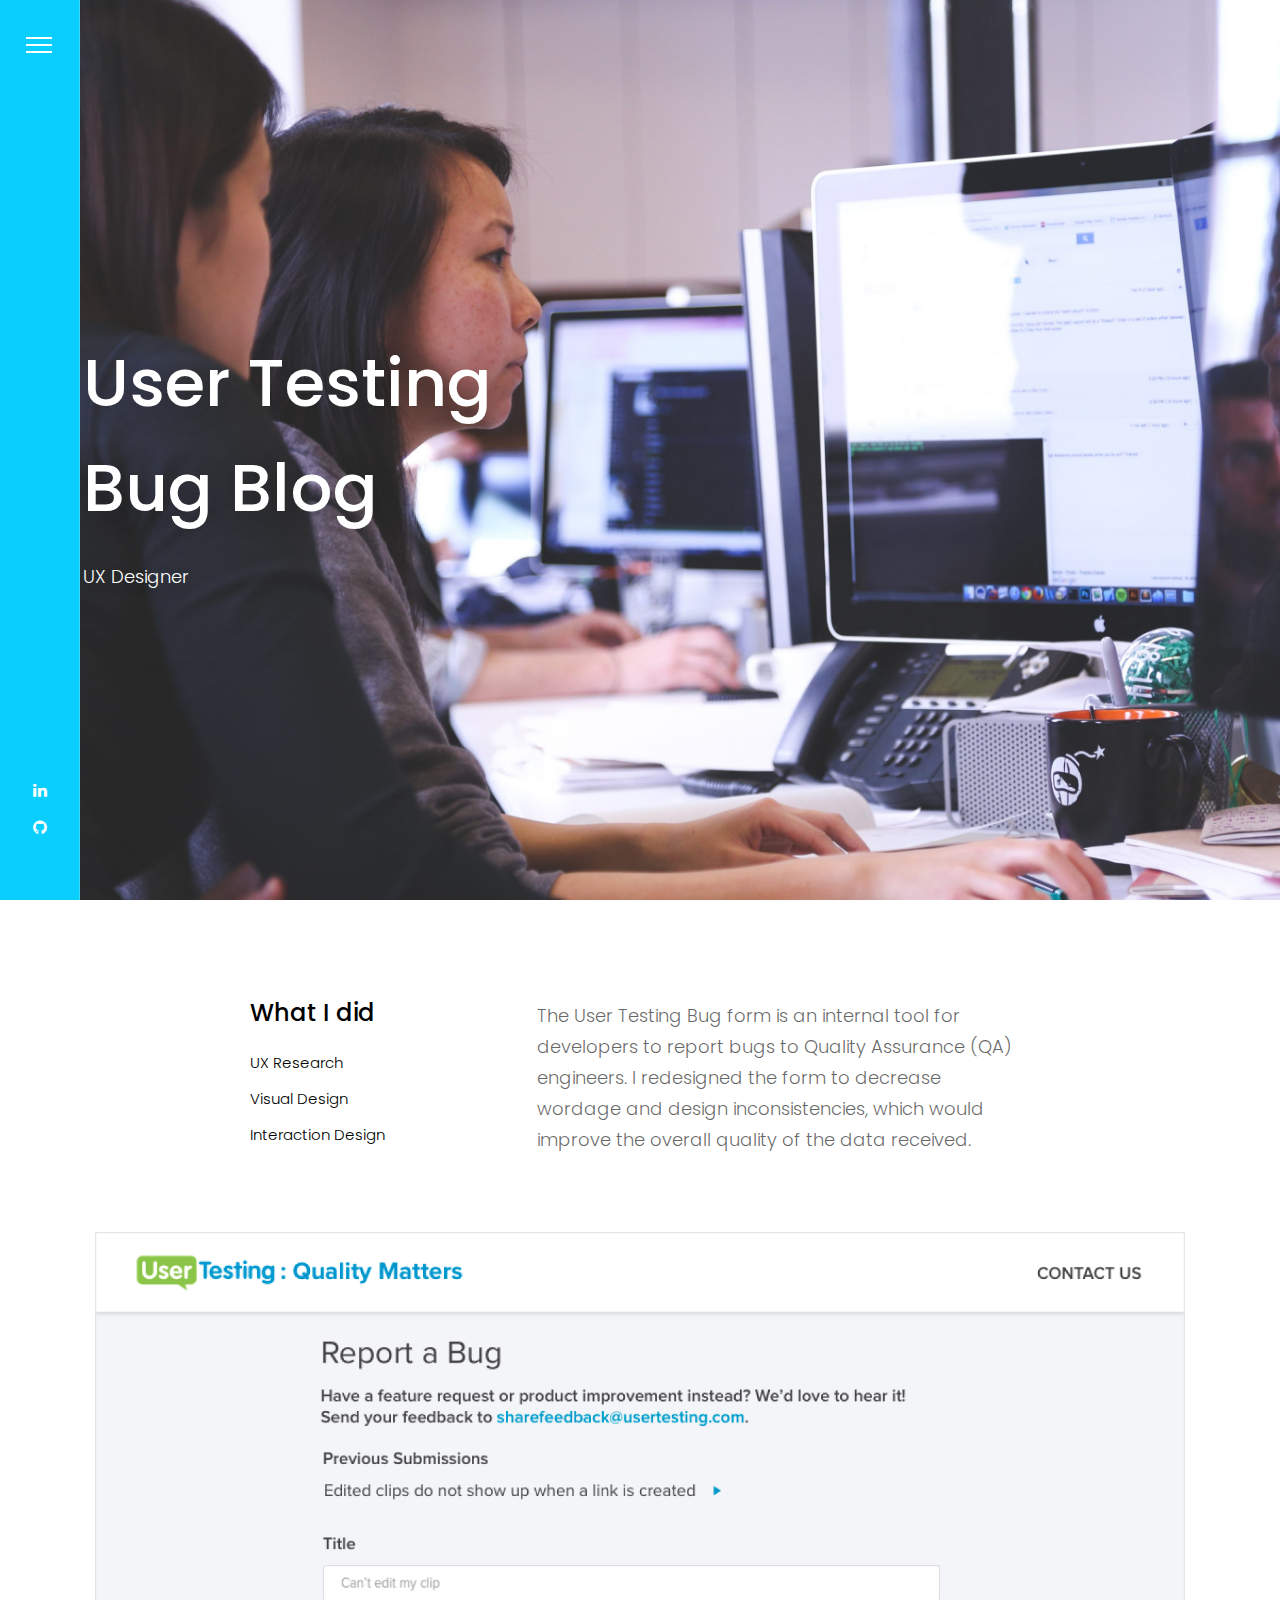
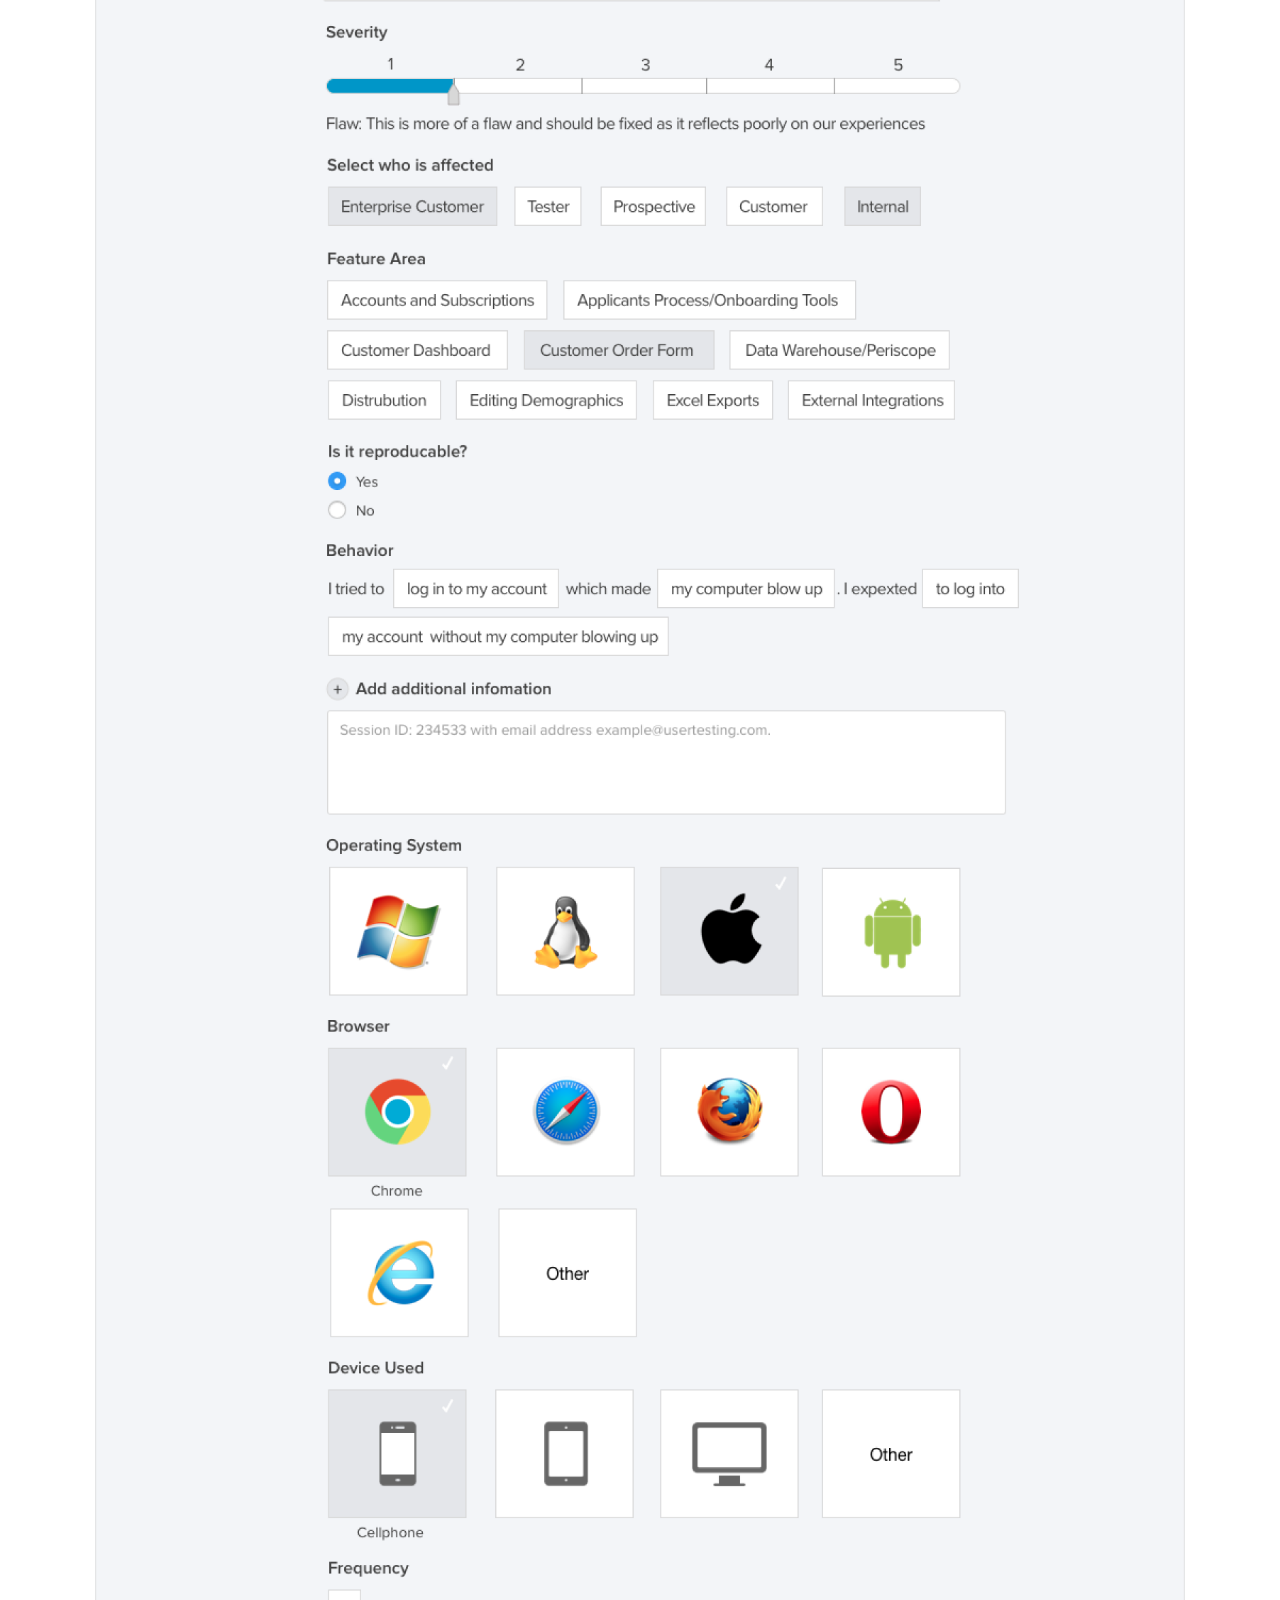
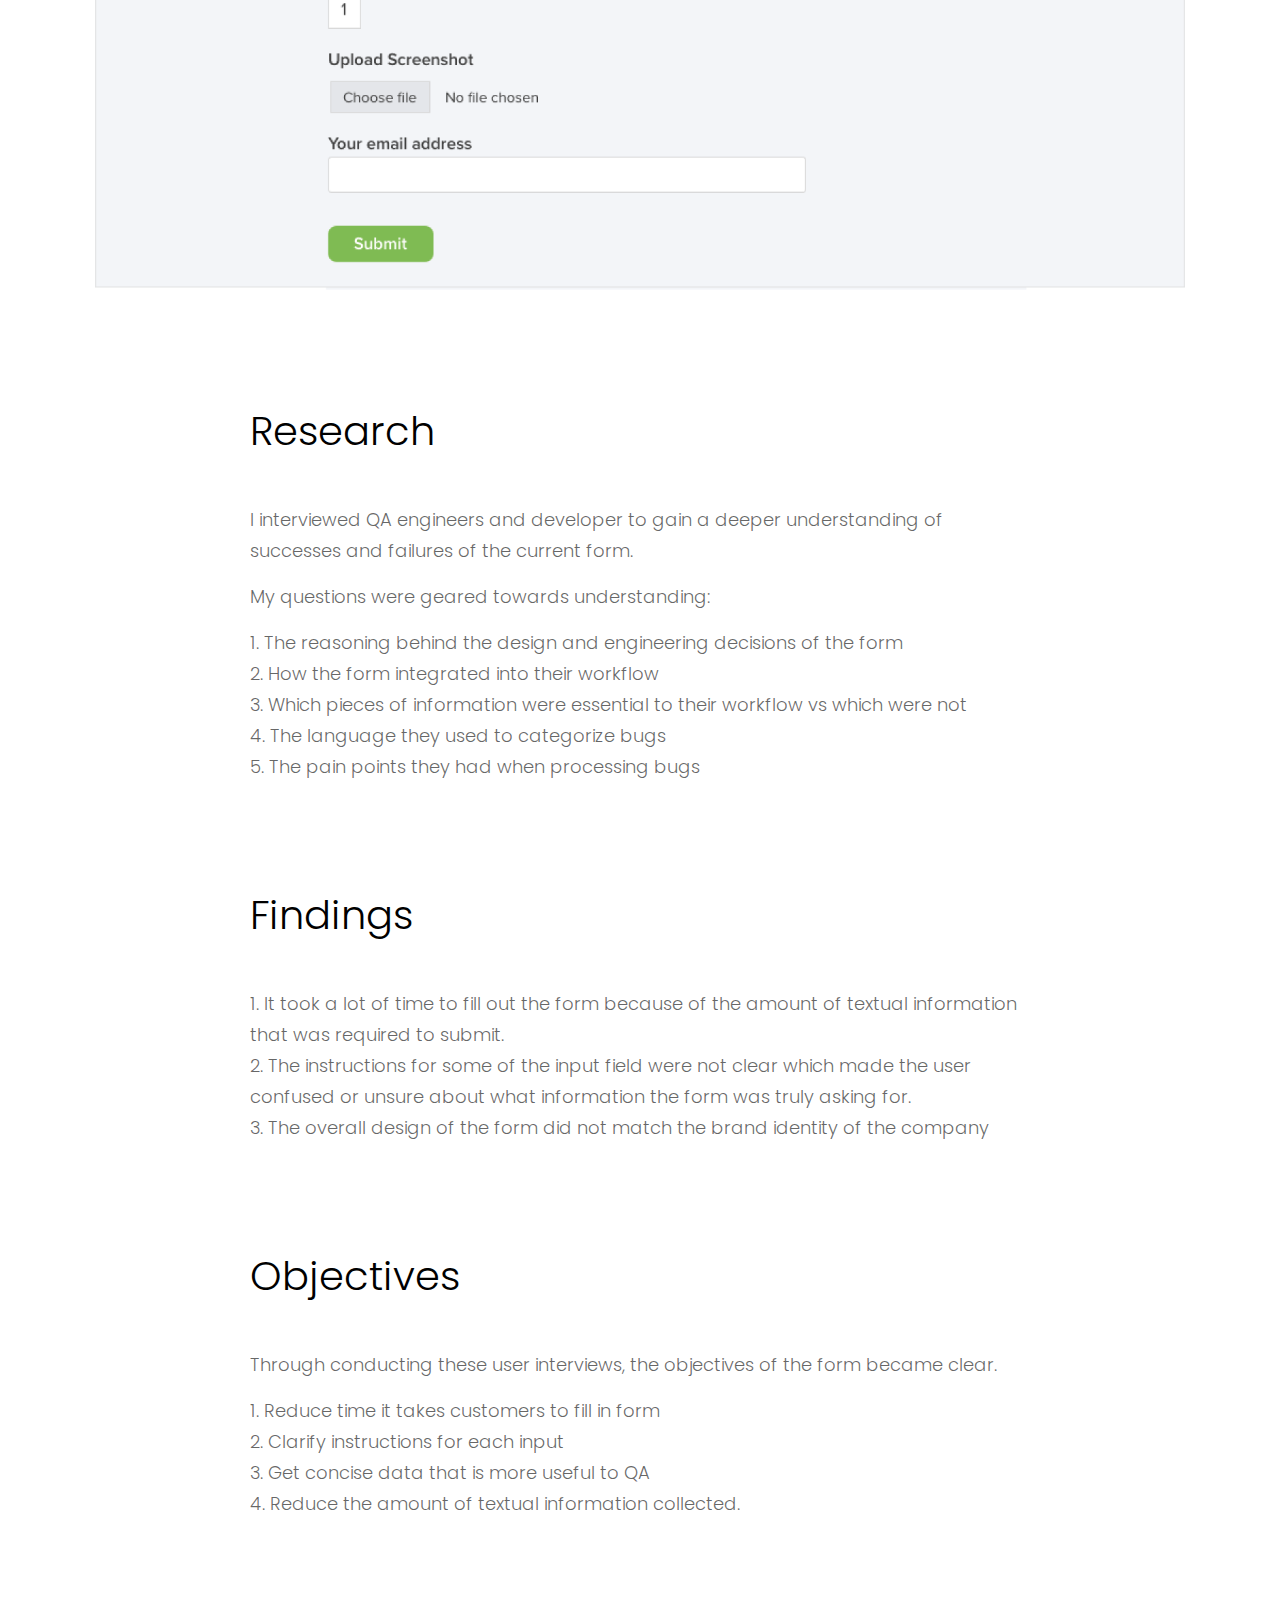
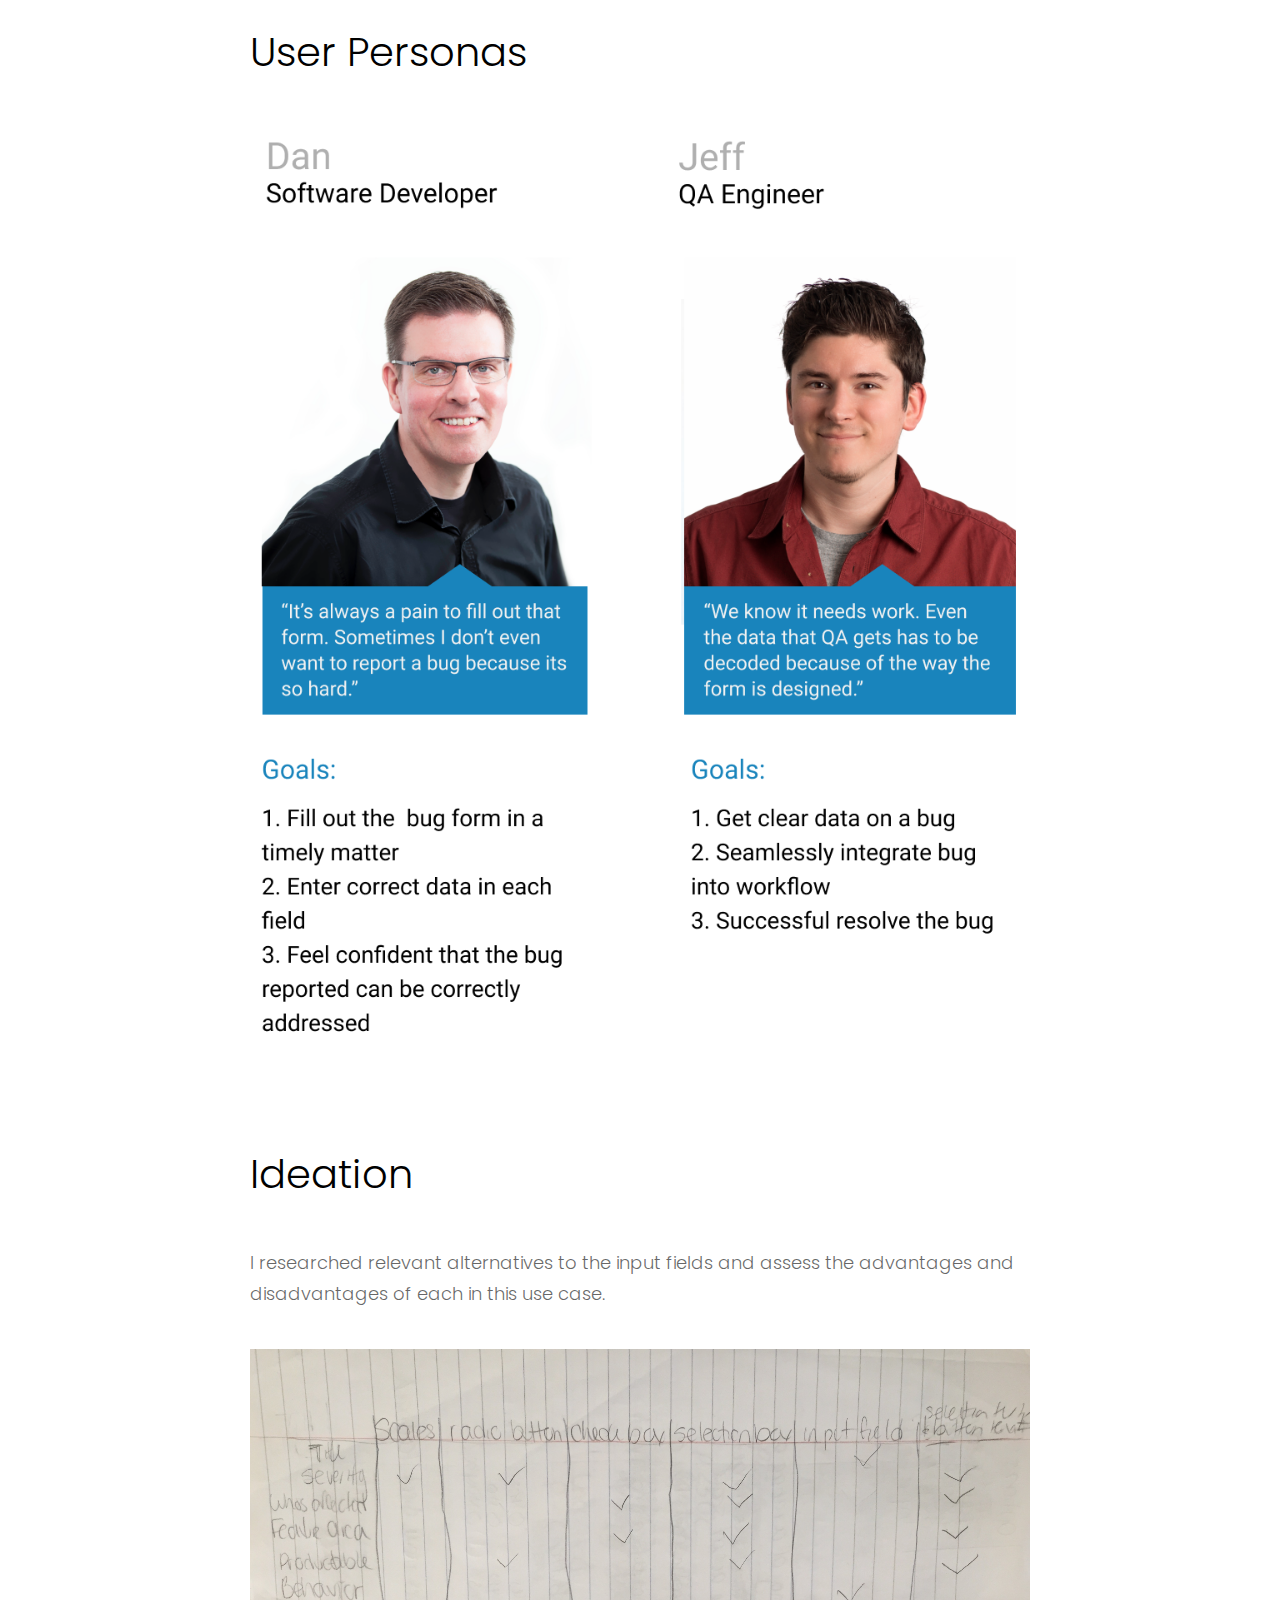
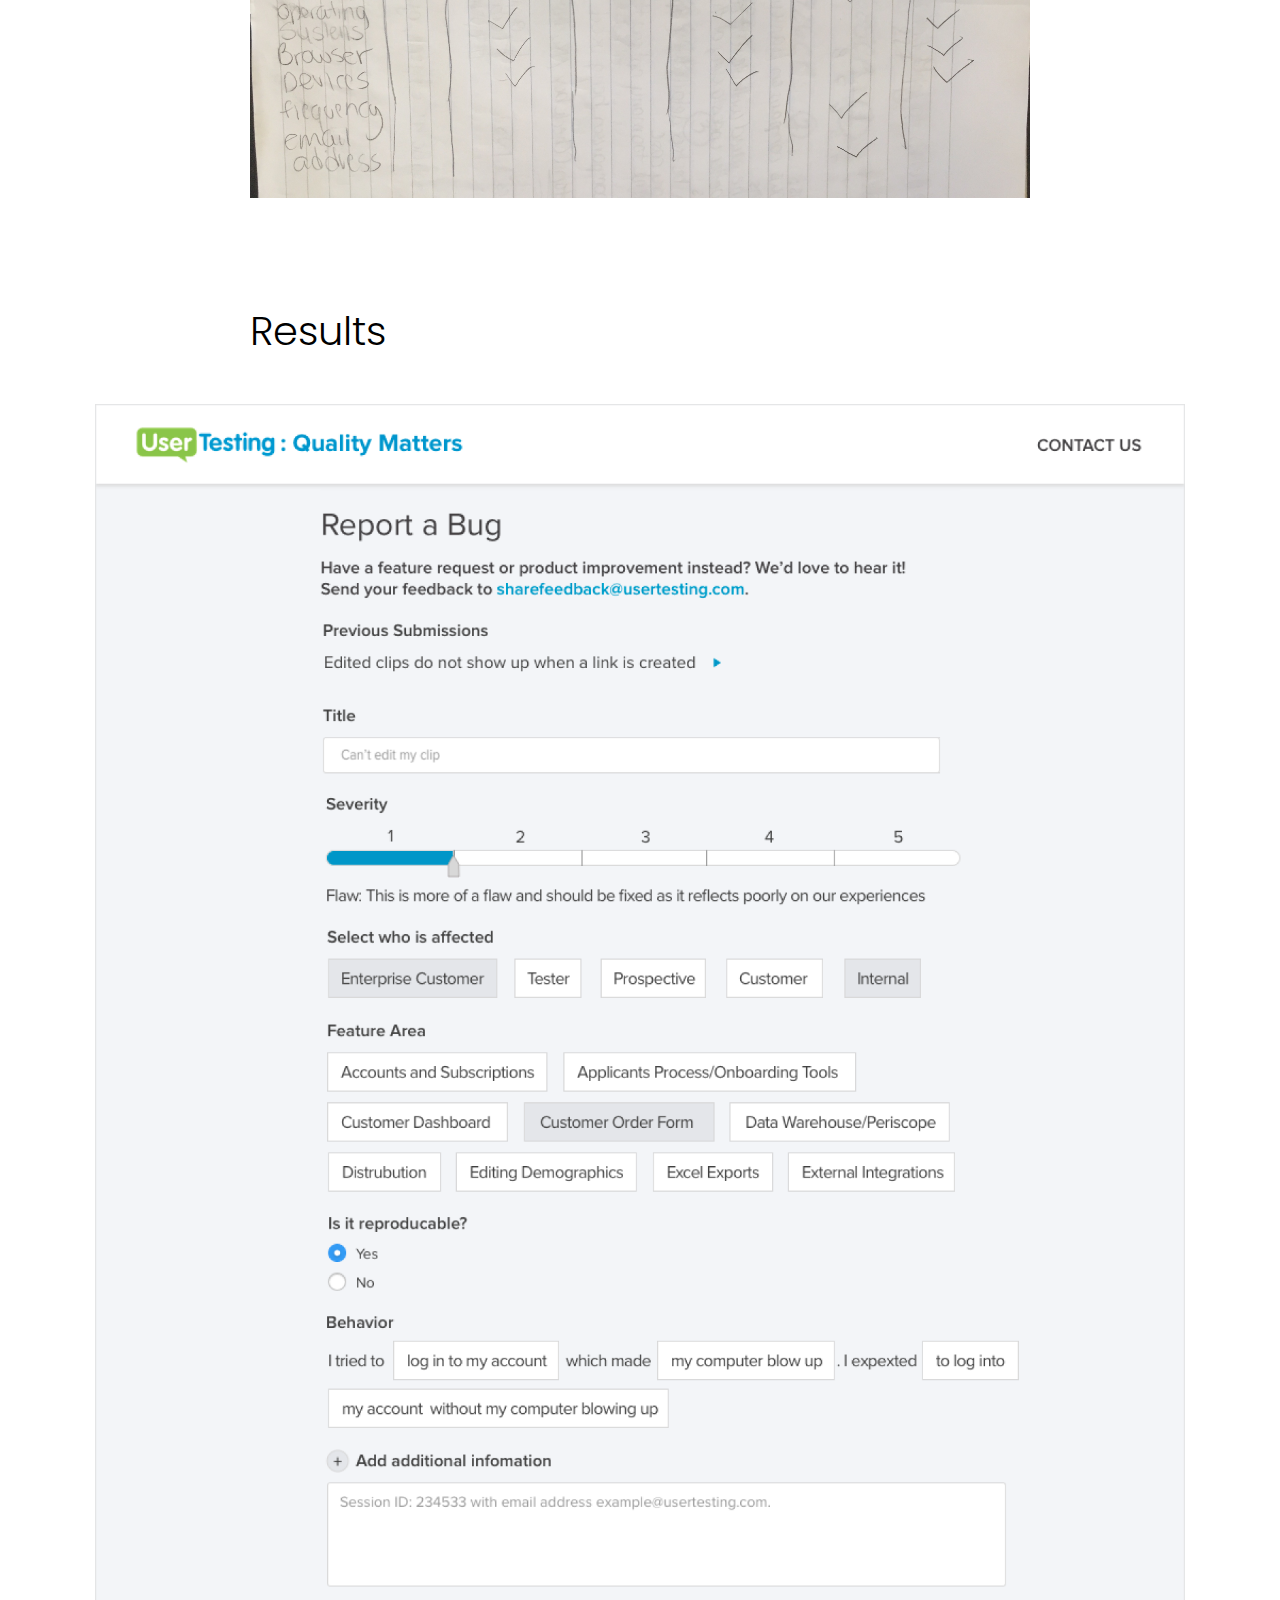
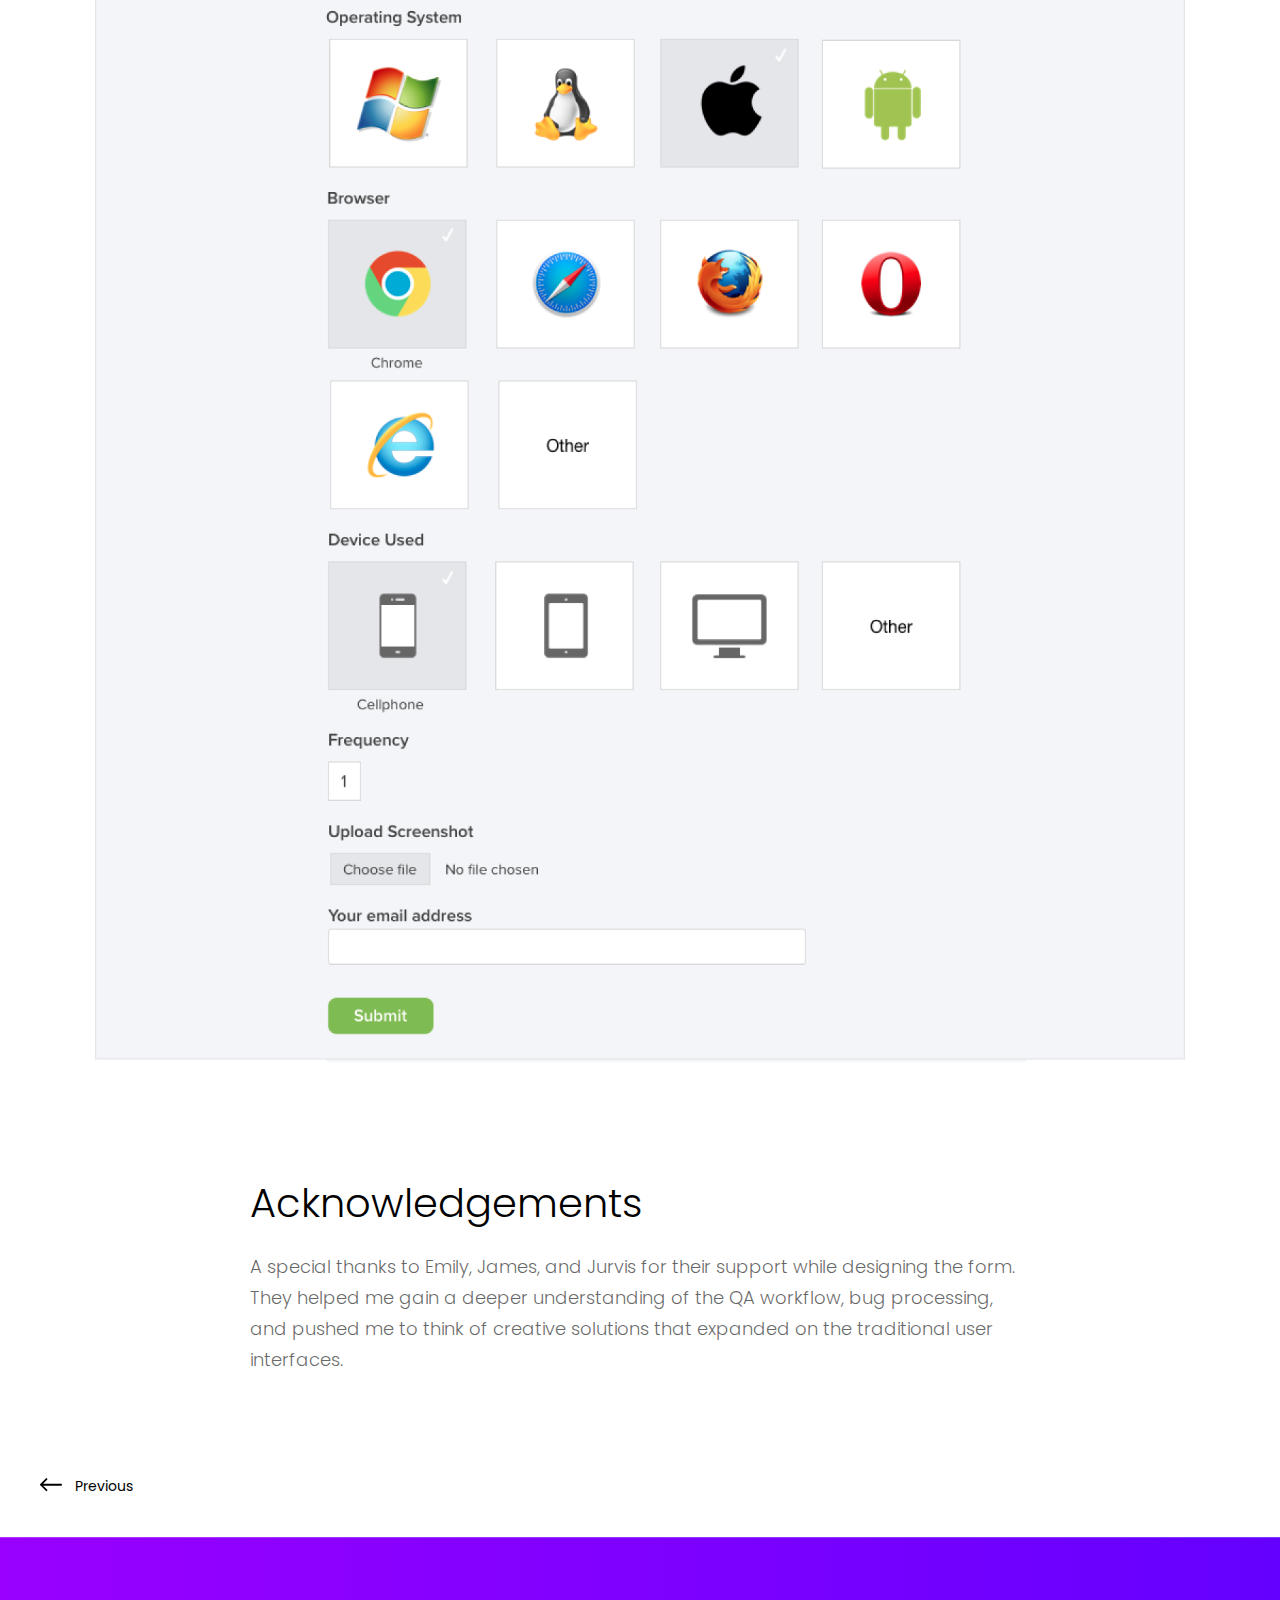
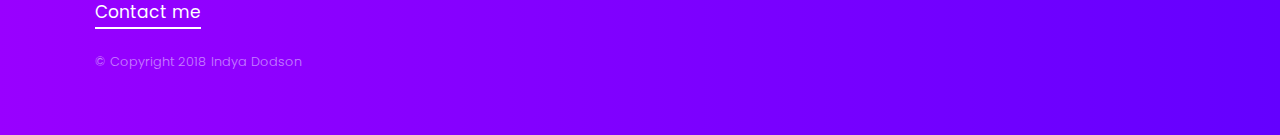
<file: bugblog.html>
<!doctype html>
<html class="no-js" lang="en-US">
<head>

    <!-- DEFAULT META TAGS -->
    <meta charset="utf-8">
    <meta name="viewport" content="width=device-width, initial-scale=1.0, user-scalable=0" />

    <!-- FONTS -->
    <link href="http://fonts.googleapis.com/css?family=Poppins:300,400,500" rel="stylesheet" type="text/css">

    <!-- CSS -->
    <link rel="stylesheet" id="default-style-css"  href="files/css/style.css" type="text/css" media="all" />
    <link rel="stylesheet" id="fontawesome-style-css" href="files/css/font-awesome.min.css" type="text/css" media="all" />
    <link rel="stylesheet" id="ionic-icons-style-css" href="files/css/ionicons.css" type="text/css" media="all" />
	<link rel="stylesheet" id="responsive-css"  href="files/css/mqueries.css" type="text/css" media="all" />
  <link rel="stylesheet" id="custom-sample-css"  href="files/css/custom-sample.css" type="text/css" media="all" />


    <!-- FAVICON -->
    <link rel="shortcut icon" href="files/uploads/favicon.png"/>

    <!-- DOCUMENT TITLE -->
    <title>Indya Dodson | Asset Toolkit</title>

    <!-- Global site tag (gtag.js) - Google Analytics -->
<script async src="https://www.googletagmanager.com/gtag/js?id=UA-70762578-2"></script>
<script>
  window.dataLayer = window.dataLayer || [];
  function gtag(){dataLayer.push(arguments);}
  gtag('js', new Date());

  gtag('config', 'UA-70762578-2');
</script>

</head>

<body>

<!-- PAGE LOADER -->
<div id="page-loader" class="text-light show-logo">
	<span class="loader-icon bullets-jump"><span></span><span></span><span></span></span>
</div>
<!-- PAGE LOADER -->

<!-- PAGE CONTENT -->
<div id="page-content">

	<!-- HEADER -->
	<header id="header" class="header-left text-light">
		<div class="header-inner clearfix">

      <!-- MAIN NAVIGATION -->
      <div id="menu" class="clearfix">

          <div class="menu-actions">
            <div class="menu-toggle"><span class="hamburger"></span></div>
          </div> <!-- END .menu-actions -->

          <div id="menu-inner">
              <nav id="main-nav">
                  <ul>
                      <li><a href="index.html">Home</a></li>
                      <li><a href="#">Portfolio</a>
                        <ul class="sub-menu">
                          <li><a href="assettoolkit.html">User Testing Asset Toolkit</a></li>
                          <li><a href="notable.html">Notable</a></li>
                          <li><a href="bugblog.html">User Testing Bug Blog</a></li>
                        </ul>
                      </li>
                      <li><a href="about.html">About</a></li>
                      <li><a href="IndyaDodson_Resume_2018.pdf">Resume</a></li>
                            <!----
                      <li><a href="contact.html">Contact</a></li>
                      ---->
                  </ul>
              </nav>
          </div><!-- END #menu-inner -->
      </div><!-- END #menu -->

            <div id="header-actions">
				<div class="header-totop">
					<a class="totop" href="#">
						<svg class="arrow arrow-top" xmlns="http://www.w3.org/2000/svg" viewBox="0 0 60 35.35"><path d="M0,16.88a3,3,0,0,0,.16.94,1.51,1.51,0,0,0,.63.78l15,15a2.14,2.14,0,0,0,3.52.08,2.14,2.14,0,0,0-.08-3.52L8.59,19.38H57.5a2.5,2.5,0,1,0,0-5H8.59L19.22,3.59A2.14,2.14,0,0,0,19.3.08a2.14,2.14,0,0,0-3.52.08l-15,15a1.51,1.51,0,0,0-.62.78A3,3,0,0,0,0,16.88Z"></path></svg>
					</a>
          		</div>
           	</div>

            <div id="header-widget" class="social">
				<ul class="socialmedia-widget">
					<li class="linkedin"><a href="#"></a></li>
					<li class="github"><a href="#"></a></li>
					<li class="envelope"><a href="#"></a></li>
				</ul>
            </div>

		</div> <!-- END .header-inner -->
		<span class="pseudo-close header-close"></span>
	</header>
	<!-- HEADER end -->

    <!-- HERO & BODY -->
	<div id="hero-and-body">

		<!-- HERO  -->
		<section id="hero" class="hero-full text-light parallax-section" data-parallax-image="files/uploads/Bugblog_display.jpg">

			<div id="page-title" class="wrapper-big">
				<h1 class="text-shadow title-dark"><strong>User Testing <br>Bug Blog</strong></h1>
				<div class="spacer-mini"></div>
				<h5 class="text-shadow title-dark" >UX Designer</h5>
			</div>

    	</section>
		<!-- HERO -->

		<!-- PAGEBODY -->
		<section id="page-body">

			<div class="spacer-big"></div>

			<div class="wrapper-small">
				<div class="column-section spaced-big clearfix">
					<div class="column one-third">
						<h4><strong>What I did</strong></h4>
						<ul class="nolist">
							<li>UX Research</li>
              <li>Visual Design</li>
              <li>Interaction Design</li>
						</ul>
						<p><a href="#" class="sr-button style-3 button-small"></a></p>
					</div>
					<div class="column two-third last-col">
						<p class="h5">The User Testing Bug form is an internal tool for developers to report bugs to Quality Assurance (QA) engineers. I redesigned the form to decrease wordage and design inconsistencies, which would improve the overall quality of the data received. </p>

					</div>
				</div> <!-- END .column-section -->
			</div><!-- END .wrapper -->

			<div class="spacer-small"></div>
      <div class="wrapper">
        <div class="align-center">
          <img src="files/uploads/bug_form_image5.png" alt="SEO">
        </div>
      </div>

			<div class="spacer-big"></div>

			<div class="wrapper-small">
        <h2>Research</h2>
				<div class="spacer-small"></div>
				<p class="h5">I interviewed QA engineers and developer to gain a deeper understanding of successes and failures of the current form.</p>
        <p class="h5">My questions were geared towards understanding:</p>
        <p class="h5">1. The reasoning behind the design and engineering decisions of the form <br>
          2. How the form integrated into their workflow <br>
          3. Which pieces of information were essential to their workflow vs which were not <br>
          4. The language they used to categorize bugs <br>
          5. The pain points they had when processing bugs</p>
        <div class="spacer-big"></div>

        <h2>Findings</h2>
				<div class="spacer-small"></div>
        <p class="h5">1. It took a lot of time to fill out the form because of the amount of textual information that was required to submit. <br>
          2. The instructions for some of the input field were not clear which made the user confused or unsure about what information the form was truly asking for. <br>
          3. The overall design of the form did not match the brand identity of the company</p>

        <div class="spacer-big"></div>

        <h2>Objectives</h2>
        <div class="spacer-small"></div>
        <p class="h5">Through conducting these user interviews, the objectives of the form became clear.</p>
        <p class="h5"> 1. Reduce time it takes customers to fill in form <br>
          2. Clarify instructions for each input <br>
          3. Get concise data that is more useful to QA <br>
          4. Reduce the amount of textual information collected.   </p>
        <div class="spacer-big"></div>


        <h2>User Personas</h2>
        <div class="spacer-small"></div>
        <div class="align-center">
				<img src="files/uploads/bug_form_image2.png" alt="SEO">
				</div>
        <div class="spacer-big"></div>

        <h2>Ideation</h2>
        <div class="spacer-small"></div>
        <p class="h5">I researched relevant alternatives to the input fields and assess the advantages and disadvantages of each in this use case. </p>
        <div class="spacer-small"></div>
        <div class="align-center">
          <img src="files/uploads/bug_form_image4.jpg" alt="SEO">
        </div>

        <div class="spacer-big"></div>

        <h2>Results</h2>
        <div class="spacer-small"></div>

			</div> <!-- END .wrapper -->

      <div class="wrapper">
        <div class="align-center">
          <img src="files/uploads/bug_form_image5.png" alt="SEO">
        </div>
      </div>

			<div class="spacer-big"></div>

      <div class="wrapper-small">
        <h2>Acknowledgements</h2>
        <p class="h5">A special thanks to Emily, James, and Jurvis for their support while designing the form. They helped me gain a deeper understanding of the QA workflow, bug processing, and pushed me to think of creative solutions that expanded on the traditional user interfaces.</p>
      </div>

				<div class="spacer-big"></div>

				<div id="single-pagination" class="portfolio-pagination">
					<ul class="pagination">
            <li class="prev"><a href="notable.html"><span class="text">Previous</span>
							<svg class="arrow arrow-left" xmlns="http://www.w3.org/2000/svg" viewBox="0 0 60 35.35"><title>back-arrow</title><path d="M0,16.88a3,3,0,0,0,.16.94,1.51,1.51,0,0,0,.63.78l15,15a2.14,2.14,0,0,0,3.52.08,2.14,2.14,0,0,0-.08-3.52L8.59,19.38H57.5a2.5,2.5,0,1,0,0-5H8.59L19.22,3.59A2.14,2.14,0,0,0,19.3.08a2.14,2.14,0,0,0-3.52.08l-15,15a1.51,1.51,0,0,0-.62.78A3,3,0,0,0,0,16.88Z"></path></svg>
						</a></li>
					</ul>
				</div>

		</section>
		<!-- PAGEBODY -->

	</div>
    <!-- HERO & BODY -->

    <!-- FOOTER -->
    <footer id="footer" class="text-light">
        <div class="footer-inner wrapper">

            <div class="column-section clearfix">


                  <div class="widget">
            <p><a href="mailto:iidodson@yahoo.com" class="sr-button style-3 button-medium">Contact me</a></p>
                      <p><small>&copy; Copyright 2018 Indya Dodson</a></small></p>
                    </div>

            </div>
        </div>

    </footer>
    <!-- FOOTER -->

</div> <!-- END #page-content -->
<!-- PAGE CONTENT -->

<!-- SCRIPTS -->
<script src="files/js/jquery-1.12.4.min.js"></script>
<script type="text/javascript" src="files/js/plugins.js"></script>
<script type="text/javascript" src="files/js/jquery.backgroundparallax.min.js"></script>
<script type="text/javascript" src="files/js/script.js"></script>
<!-- SCRIPTS -->

</body>
</html>
</file>
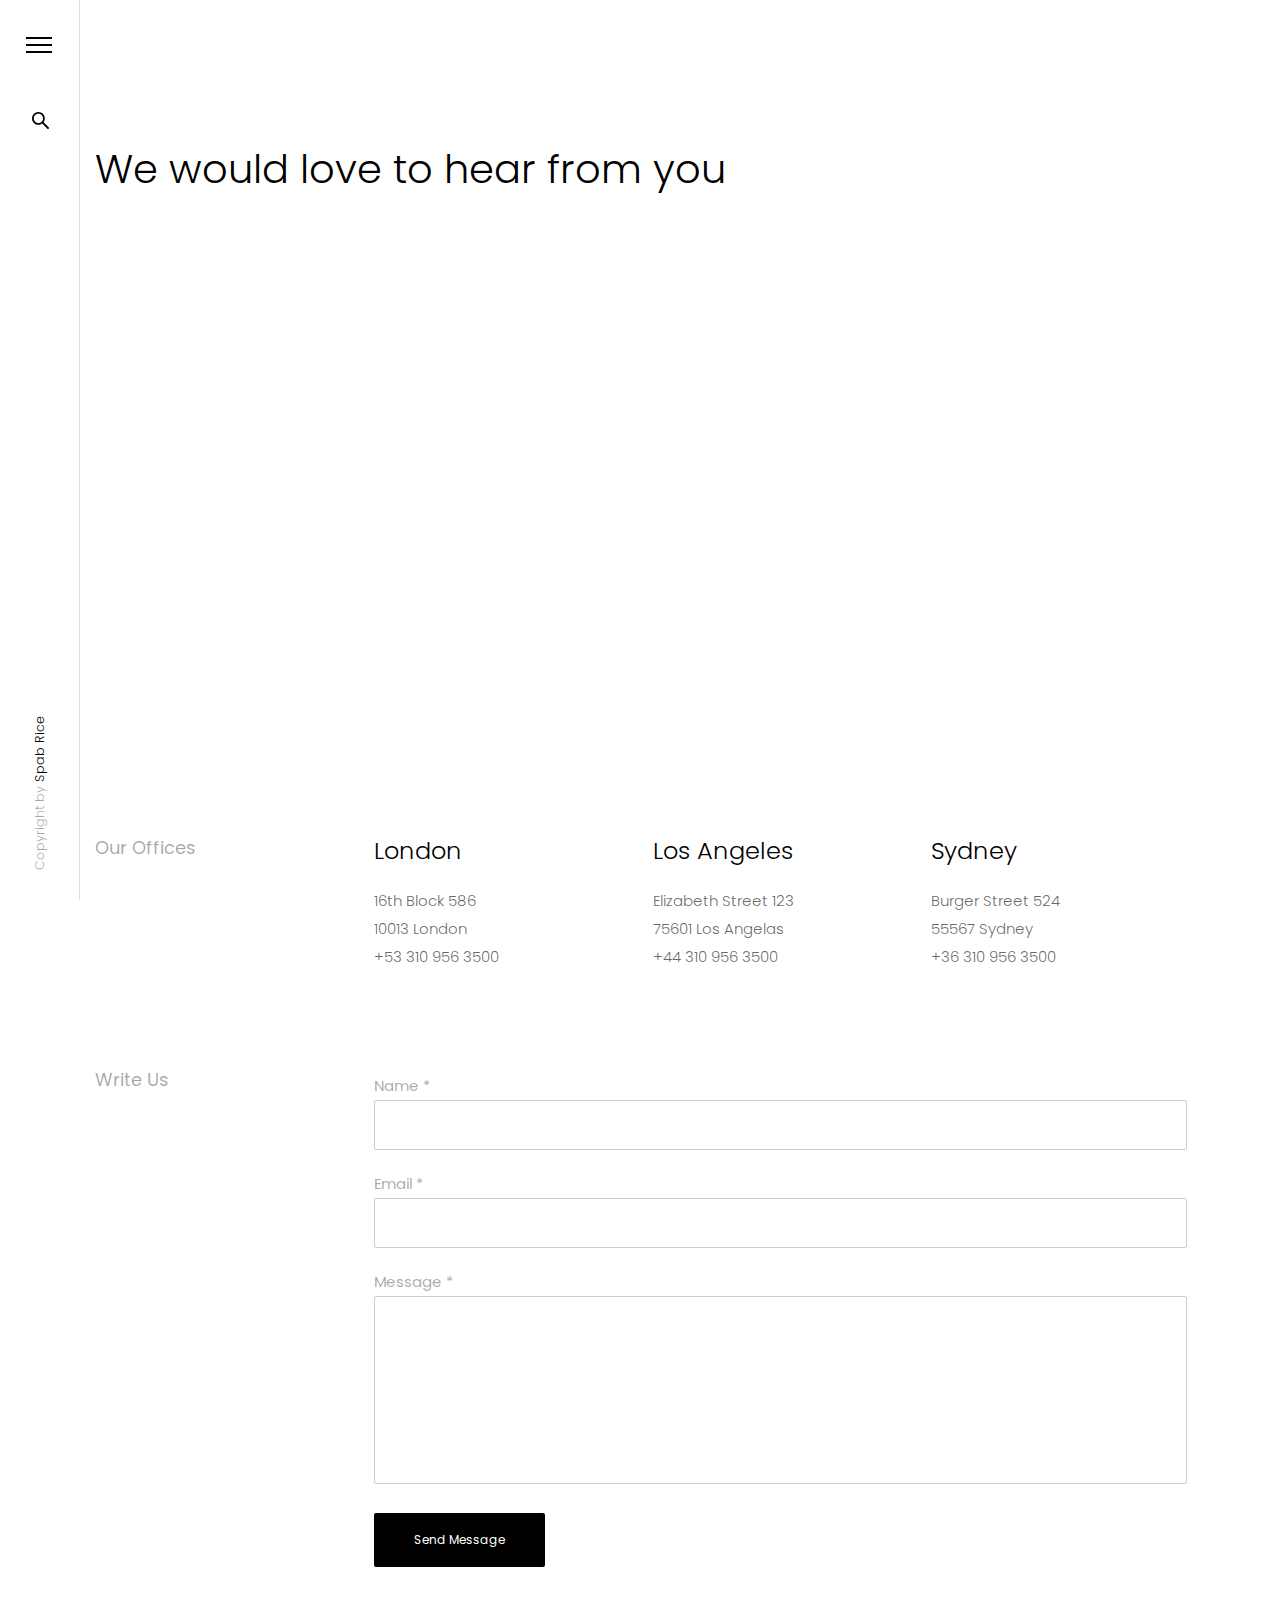
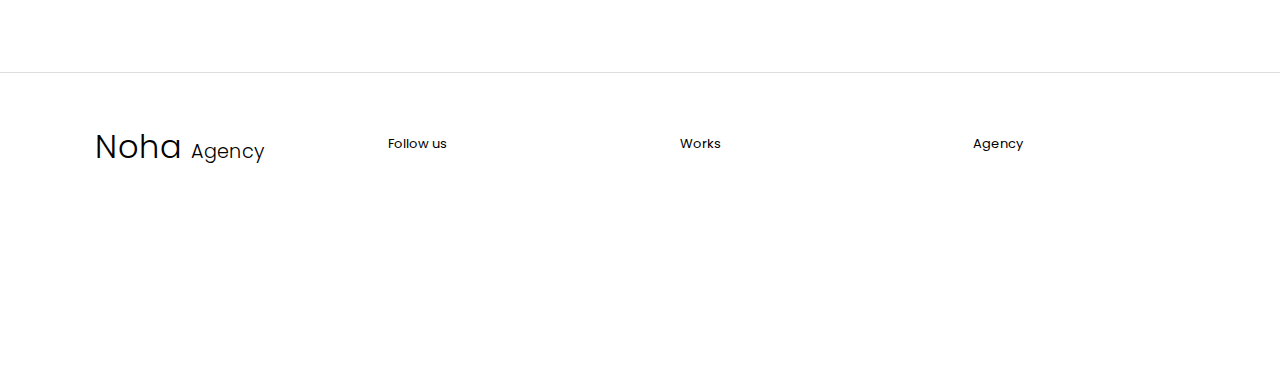
<file: contact.html>
<!doctype html>
<html class="no-js" lang="en-US">
<head>

    <!-- DEFAULT META TAGS -->
    <meta charset="utf-8">
    <meta name="viewport" content="width=device-width, initial-scale=1.0, user-scalable=0" />
    
    <!-- FONTS -->
    <link href="http://fonts.googleapis.com/css?family=Poppins:300,400,500" rel="stylesheet" type="text/css">
       
    <!-- CSS -->
    <link rel="stylesheet" id="default-style-css"  href="files/css/style.css" type="text/css" media="all" />
    <link rel="stylesheet" id="fontawesome-style-css" href="files/css/font-awesome.min.css" type="text/css" media="all" />
    <link rel="stylesheet" id="ionic-icons-style-css" href="files/css/ionicons.css" type="text/css" media="all" />
	<link rel="stylesheet" id="isotope-style-css"  href="files/css/isotope.css" type="text/css" media="all" />
	<link rel="stylesheet" id="responsive-css"  href="files/css/mqueries.css" type="text/css" media="all" />
    
    <!-- FAVICON -->
    <link rel="shortcut icon" href="files/uploads/favicon.png"/>
    
    <!-- DOCUMENT TITLE -->
    <title>Contact | Noha | A Modern Agency Template</title>

</head>

<body>

<!-- PAGE LOADER -->
<div id="page-loader" class="text-light show-logo">
	<span class="loader-icon bullets-jump"><span></span><span></span><span></span></span>
</div>
<!-- PAGE LOADER -->


<!-- PAGE CONTENT -->
<div id="page-content">
	
	<!-- HEADER -->
	<header id="header" class="header-left">        
		<div class="header-inner clearfix">
			
            <!-- LOGO -->
            <div id="logo" class="logo-left">
                <a href="index.html">
                	<img id="dark-logo" src="files/uploads/logo-noha-dark.png" srcset="files/uploads/logo-noha-dark.png 1x, files/uploads/logo-noha-dark@2x.png 2x" alt="Logo Dark">
                	<img id="light-logo" src="files/uploads/logo-noha-light.png" srcset="files/uploads/logo-noha-light.png 1x, files/uploads/logo-noha-light@2x.png 2x" alt="Logo Light">
                </a>
            </div>
            
            <!-- MAIN NAVIGATION -->
            <div id="menu" class="clearfix">            
                               	
                <div class="menu-actions">
                	<div class="menu-toggle"><span class="hamburger"></span></div>
                </div> <!-- END .menu-actions -->
                
                <div id="menu-inner">
                    <nav id="main-nav">
                        <ul>
                            <li><a href="index.html">Home</a>
                            	<ul class="sub-menu">
									<li><a href="index.html">Main</a></li>
									<li><a href="index-agencycreative.html">Creative Agency</a></li>
									<li><a href="index-freelancer.html">Freelancer</a></li>
									<li><a href="index-video.html">Video</a></li>
									<li><a href="portfolio-grid-col3.html">Portfolio</a></li>
									<li><a href="index-app.html">App / Software</a></li>
									<li><a href="blog-magazine-split.html">Magazine</a></li>
									<li><a href="index-photography.html">Photography</a></li>
								</ul>
                            </li>
                            <li><a href="portfolio-grid-col3.html">Portfolio</a>
                            	<ul class="sub-menu">
									<li><a href="portfolio-grid-col2.html">2 Columns <small>Equal</small></a></li>
									<li><a href="portfolio-grid-col3.html">3 Columns <small>Equal</small></a></li>
									<li><a href="portfolio-grid-col4.html">4 Columns <small>Equal</small></a></li>
									<li><a href="portfolio-masonry.html">Masonry</a></li>
									<li><a href="portfolio-loadmore.html">Load More</a></li>
									<li><a href="portfolio-infinityload.html">Infinity Load</a></li>
								</ul>
                            </li>
                            <li><a href="about-agency.html">About</a>
                            	<ul class="sub-menu">
									<li><a href="about-agency.html">Agency</a></li>
									<li><a href="about-minimal.html">Minimal</a></li>
								</ul>
                            </li>
                            <li><a href="blog-magazine-split.html">Blog</a>
                            	<ul class="sub-menu">
									<li><a href="blog-magazine-split.html">Split Screen</a></li>
									<li><a href="blog-magazine-full.html">Fullwidth</a></li>
								</ul>
                            </li>
                            <li><a href="contact.html">Contact</a></li>
                        </ul>
                    </nav>
                </div><!-- END #menu-inner -->
            </div><!-- END #menu -->
            
            <div id="header-actions">
				<div class="header-search">
					<a href="#" class="search-open action-search open-action" data-action="search-overlay">
						<svg class="search" xmlns="http://www.w3.org/2000/svg" viewBox="0 0 43.9 43.9"><path d="M43.1,39.6L29.9,26.4c2-2.7,3.2-6.1,3.2-9.8C33.2,7.4,25.7,0,16.6,0S0,7.4,0,16.6c0,9.2,7.4,16.6,16.6,16.6 c3.7,0,7.1-1.2,9.8-3.2l13.2,13.2c1,1,2.6,1,3.5,0C44.1,42.2,44.1,40.6,43.1,39.6z M4.7,16.6C4.7,10,10,4.7,16.6,4.7 S28.5,10,28.5,16.6c0,6.6-5.3,11.9-11.9,11.9S4.7,23.1,4.7,16.6z"/></svg>
					</a>
          		</div>
				
				<div class="header-totop">
					<a class="totop" href="#">
						<svg class="arrow arrow-top" xmlns="http://www.w3.org/2000/svg" viewBox="0 0 60 35.35"><path d="M0,16.88a3,3,0,0,0,.16.94,1.51,1.51,0,0,0,.63.78l15,15a2.14,2.14,0,0,0,3.52.08,2.14,2.14,0,0,0-.08-3.52L8.59,19.38H57.5a2.5,2.5,0,1,0,0-5H8.59L19.22,3.59A2.14,2.14,0,0,0,19.3.08a2.14,2.14,0,0,0-3.52.08l-15,15a1.51,1.51,0,0,0-.62.78A3,3,0,0,0,0,16.88Z"></path></svg>
					</a>
          		</div>
           	</div>
           	
           	<div id="header-actions-overlay">
				<a href="" class="action-close header-close"></a>
				<div class="action-overlay search-overlay">
					<form role="search" method="get" id="header-searchform" class="searchform" action="#">
						<input type="text" value="" name="s" id="s" placeholder="Enter your search" />
						<input type="submit" id="searchsubmit" value="Search" />
					</form>
					<h6 class="widget-title">Press Enter to start</h6>
				</div>
			</div>
            
            <div id="header-widget" class="custom">
				<div class="copyright">Copyright by <a href="http://spab-rice.com">Spab Rice</a></div>
            </div>
            
		</div> <!-- END .header-inner -->
		<span class="pseudo-close header-close"></span>
	</header>
	<!-- HEADER end -->
    
    
    <!-- HERO & BODY -->
	<div id="hero-and-body">
  
  		<!-- HERO  -->
		<section id="hero" class="hero-auto">
			<div id="page-title" class="wrapper">
				<h1 class="h2">We would love to hear from you</h1>
			</div>
    	</section>
		<!-- HERO -->
   
		<!-- PAGEBODY -->
		<section id="page-body">
			
			<div id="map1" class="google-map" style="height:400px;"></div>
			<script type="text/javascript" src="//maps.google.com/maps/api/js?key=YOURAPIKEY"></script>
			<script type="text/javascript">
				function mapinitialize1() {
					var latlng = new google.maps.LatLng(-33.86938,151.204834);
					var myOptions = {
						zoom: 14,
						center: latlng,
						scrollwheel: false,
						scaleControl: false,
						disableDefaultUI: false,
						styles: [{featureType:"landscape",stylers:[{saturation:-100},{lightness:65},{visibility:"on"}]},{featureType:"poi",stylers:[{saturation:-100},{lightness:51},{visibility:"simplified"}]},{featureType:"road.highway",stylers:[{saturation:-100},{visibility:"simplified"}]},{featureType:"road.arterial",stylers:[{saturation:-100},{lightness:30},{visibility:"on"}]},{featureType:"road.local",stylers:[{saturation:-100},{lightness:40},{visibility:"on"}]},{featureType:"transit",stylers:[{saturation:-100},{visibility:"simplified"}]},{featureType:"administrative.province",stylers:[{visibility:"off"}]},{featureType:"administrative.locality",stylers:[{visibility:"off"}]},{featureType:"administrative.neighborhood",stylers:[{visibility:"on"}]},{featureType:"water",elementType:"labels",stylers:[{visibility:"on"},{lightness:-25},{saturation:-100}]},{featureType:"water",elementType:"geometry",stylers:[{hue:"#ffff00"},{lightness:-25},{saturation:-97}]}],
						mapTypeId: google.maps.MapTypeId.ROADMAP
					};
					var map = new google.maps.Map(document.getElementById("map1"),myOptions);

					var image = new google.maps.MarkerImage("files/uploads/map-pin.png", null, null, null, new google.maps.Size(50,50));
					var marker = new google.maps.Marker({
						map: map, 
						icon: image,
						position: map.getCenter()
					});

					var contentString = "<h6 class=\"title-alt\"><strong>Our Office</strong></h6><p>Dani Digital Studio<br>173 Elizabeth Street<br>67000 Sydney</p>";
					var infowindow = new google.maps.InfoWindow({
						content: contentString
					});

					google.maps.event.addListener(marker, "click", function() {
					  infowindow.open(map,marker);
					});

				}
				mapinitialize1();
			</script>
								
			<div class="spacer-big"></div>
									
			<div class="wrapper">
													
				<div class="column-section clearfix">
					<div class="column one-fourth">
						<h5 class="title-alt"><strong>Our Offices</strong></h5>
					</div>
					<div class="column one-fourth">
						<h4>London</h4>
						<p>16th Block 586<br>10013 London<br>+53 310 956 3500</p>
					</div>
					<div class="column one-fourth">
						<h4>Los Angeles</h4>
						<p>Elizabeth Street 123 <br>75601 Los Angelas<br>+44 310 956 3500</p>
					</div>
					<div class="column one-fourth last-col">
						<h4>Sydney</h4>
						<p>Burger Street 524<br>55567 Sydney<br>+36 310 956 3500</p>
					</div>
				</div> <!-- END .column-section -->
				
				<div class="spacer-big"></div>
														
				<div class="column-section clearfix">
					<div class="column one-fourth">
						<h5 class="title-alt"><strong>Write Us</strong></h5>
					</div>
					
					<div class="column three-fourth last-col">
						<form id="contact-form" class="checkform sendemail" action="php/contact-send.php" method="post">
            
						<div class="form-row">
							<label for="name">Name <abbr title="required" class="required">*</abbr></label>
							<input type="text" name="name" id="name" class="name req" value="" />
						</div>

						<div class="form-row">
							<label for="email">Email <abbr title="required" class="required">*</abbr></label>
							<input type="text" name="email" id="email" class="email req" value="" />
						</div>

						<div class="form-row">
							<label for="message">Message <abbr title="required" class="required">*</abbr></label>
							<textarea name="message" id="message" class="message req" rows="30" cols="50"></textarea>
						</div>

						<div class="form-row form-note">
							<div class="alert-error">
								<p>Please check your entries!</p>
							</div>
						</div>

						<div class="form-row hidden">
							<input type="text" id="form-check" name="form-check" value="" class="form-check" />
						</div>

						<div class="form-row">
							<input type="submit" name="submit" class="submit" value="Send Message" />
						</div>

						<input type="hidden" name="subject" value="Contact Subject Noha HTML" />
						<input type="hidden" name="fields" value="name,email,message" />
					</form>
					</div>
				</div>
				
			</div> <!-- END .wrapper --> 
			
			<div class="spacer-big"></div>
			
		</section>
		<!-- PAGEBODY -->
    
	</div>
    <!-- HERO & BODY -->  
           
    <!-- FOOTER -->  
    <footer id="footer">
       	<div class="footer-inner wrapper">
            
            <div class="column-section spaced-big clearfix">
            	<div class="column one-fourth">
               		<div class="widget">	
						<h3>Noha <small>Agency</small></h3>
                   	</div>
                </div>
                
                <div class="column one-fourth">
               		<div class="widget">	
                        <h5 class="widget-title title-alt"><strong>Follow us</strong></h5>
						<ul class="menu">
							<li><a href="#">Facebook</a></li>
							<li><a href="#">Twitter</a></li>
							<li><a href="#">Instagram</a></li>
							<li><a href="#">Dribbble</a></li>
						</ul>
                   	</div>
                </div>
                
                <div class="column one-fourth">
               		<div class="widget">	
                        <h5 class="widget-title title-alt"><strong>Works</strong></h5>
						<ul class="menu">
							<li><a href="#">Oslo Relaunched</a></li>
							<li><a href="#">Plant</a></li>
							<li><a href="#">Romantic Falabella</a></li>
							<li><a href="#">Parrots Everywhere</a></li>
						</ul>
                   	</div>
                </div>
                
                <div class="column one-fourth last-col">
               		<div class="widget">	
                        <h5 class="widget-title title-alt"><strong>Agency</strong></h5>
						<ul class="menu">
							<li><a href="#">About Us</a></li>
							<li><a href="#">Services</a></li>
							<li><a href="#">Team</a></li>
							<li><a href="#">Contact</a></li>
						</ul>
                   	</div>
                </div>
            </div>
        </div>
        
    </footer>
    <!-- FOOTER -->
    
</div> <!-- END #page-content -->
<!-- PAGE CONTENT -->

<!-- SCRIPTS -->
<script src="files/js/jquery-1.12.4.min.js"></script>
<script type="text/javascript" src="files/js/plugins.js"></script>
<script type="text/javascript" src="files/js/form-validation.min.js"></script>
<script type="text/javascript" src="files/js/script.js"></script>
<!-- SCRIPTS -->

</body>
</html>
</file>
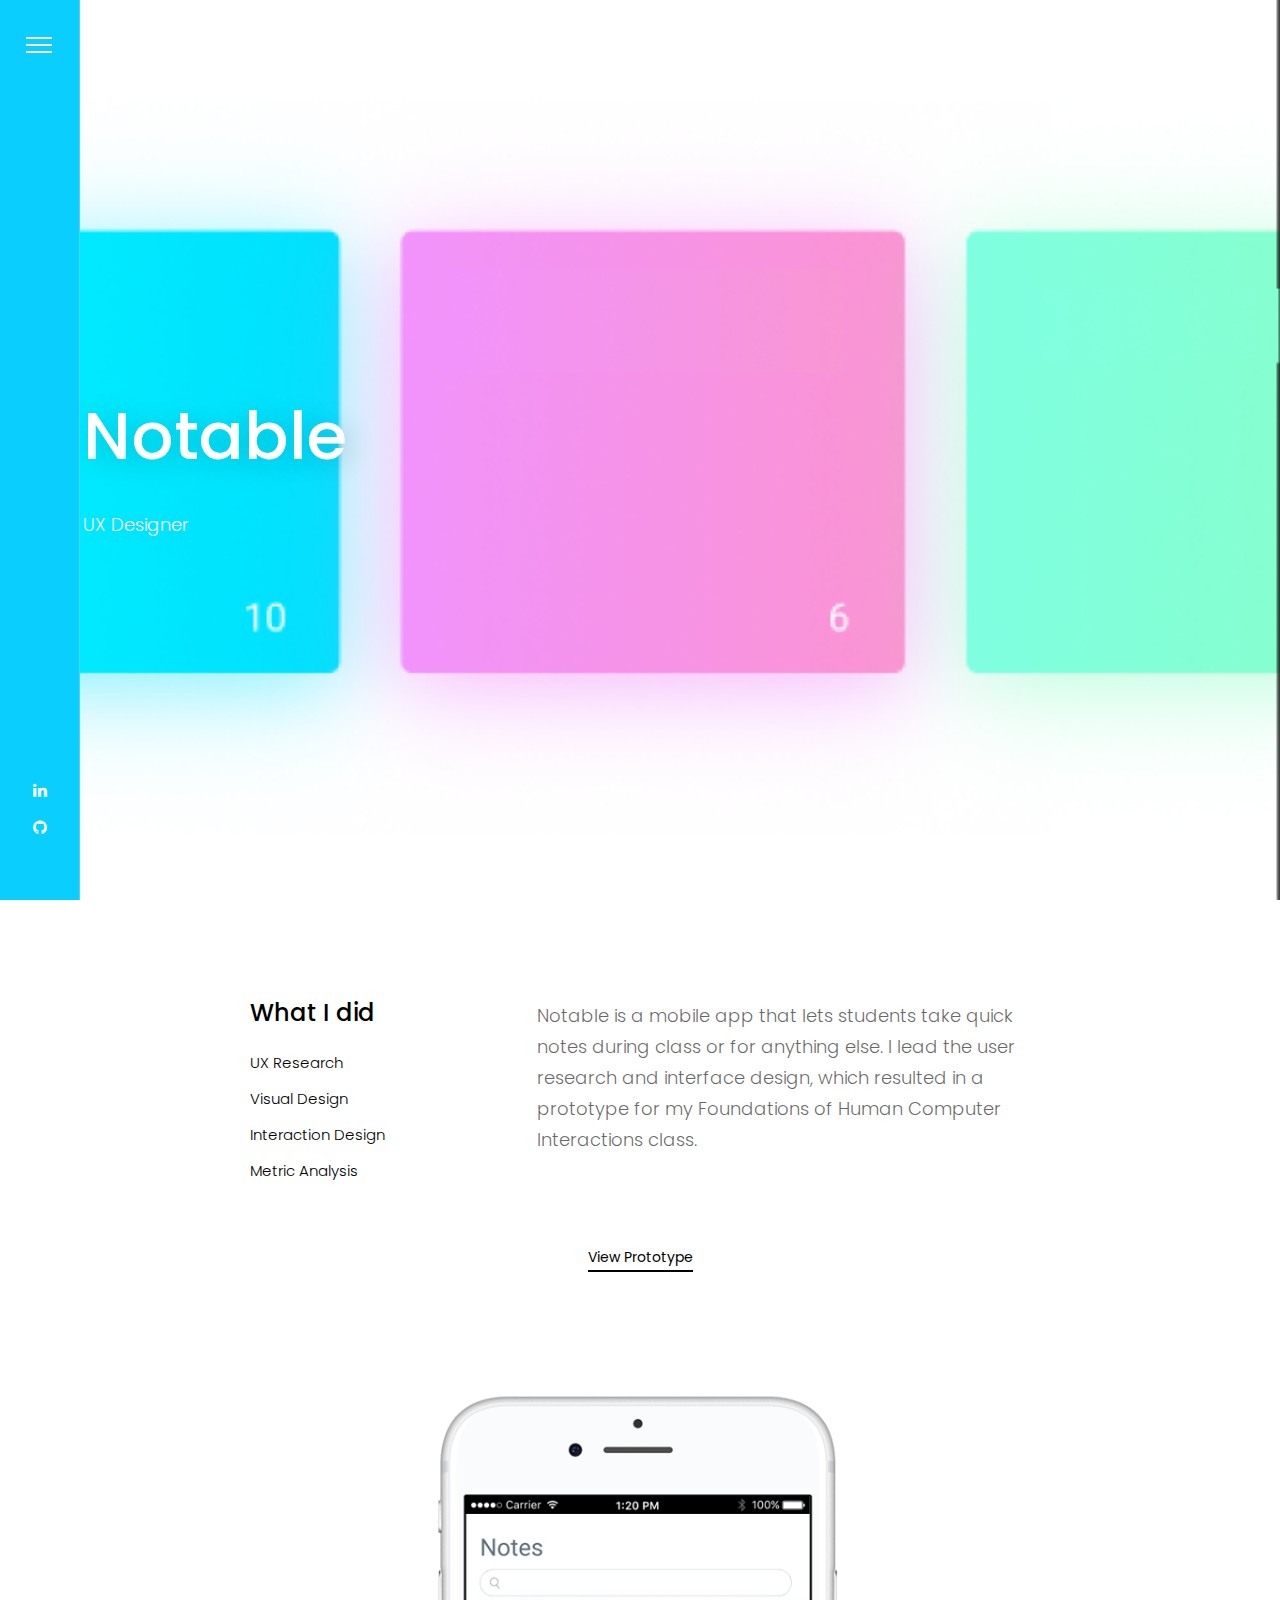
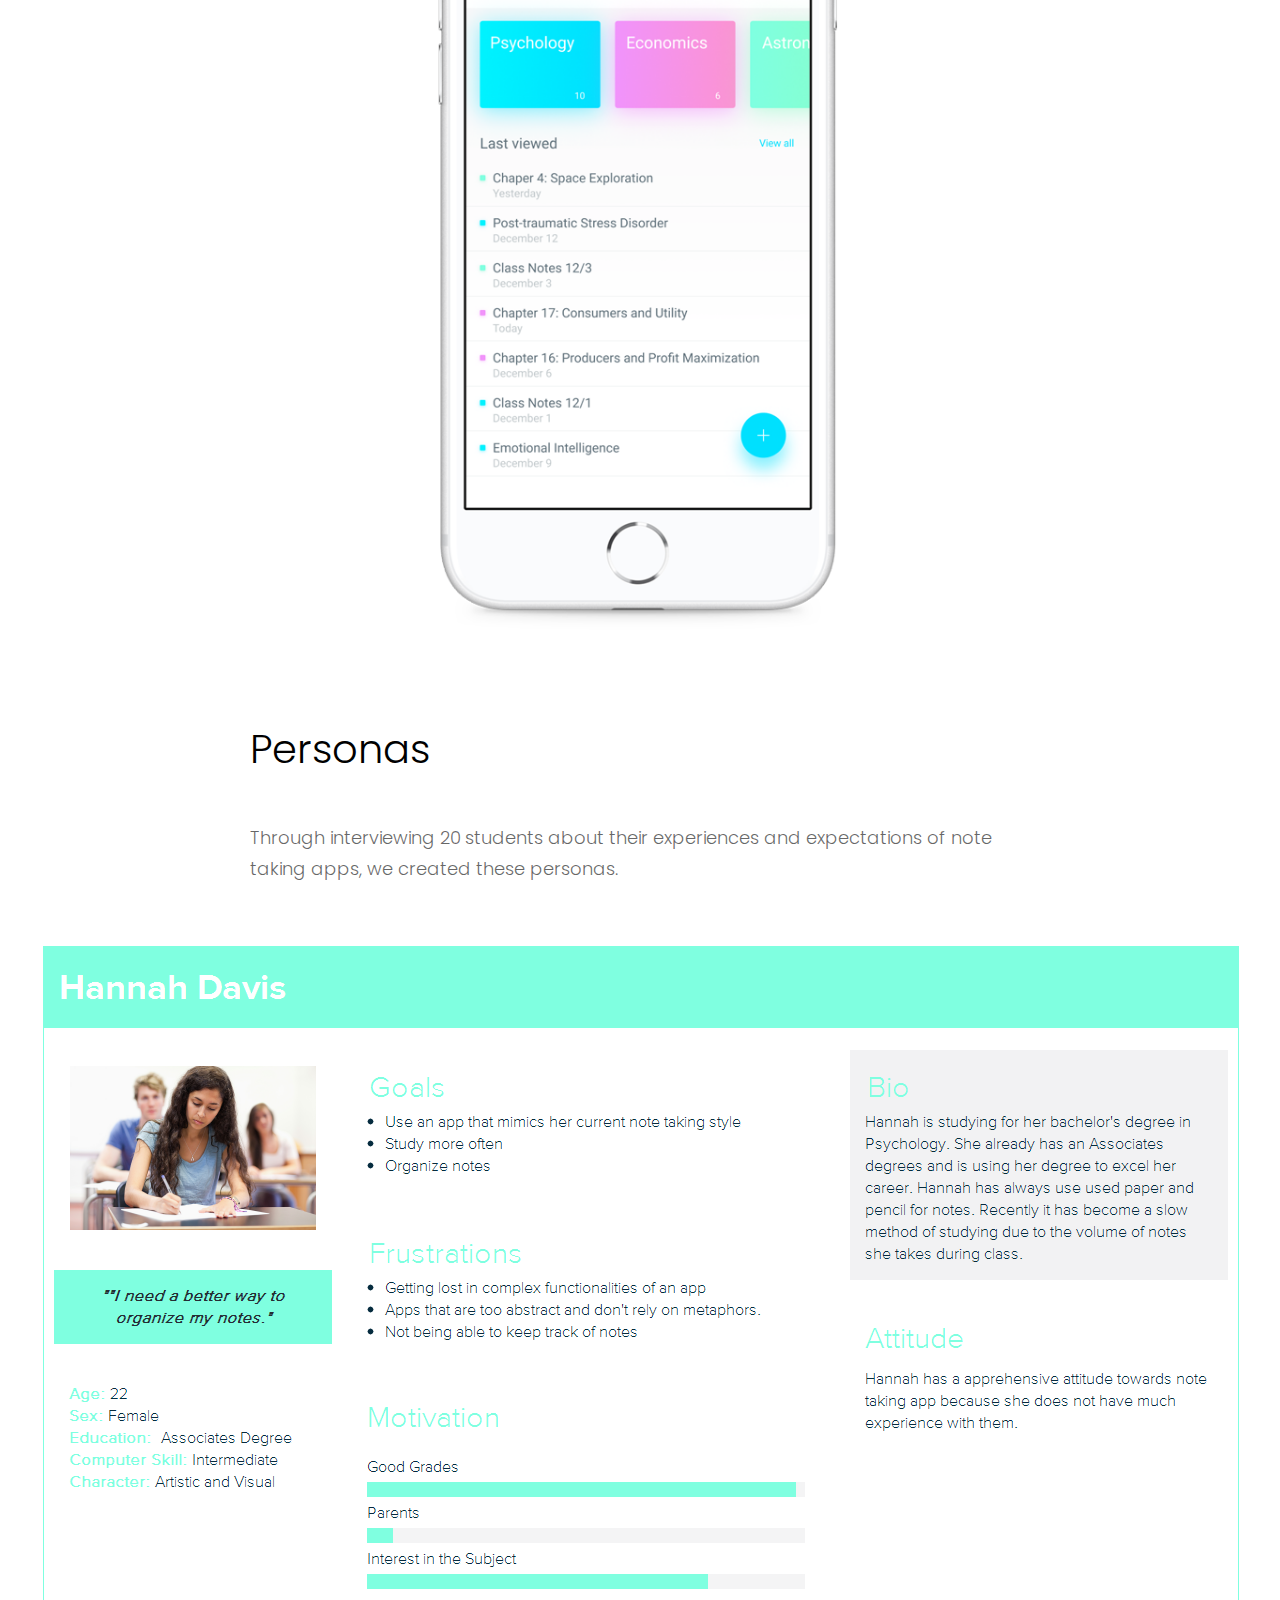
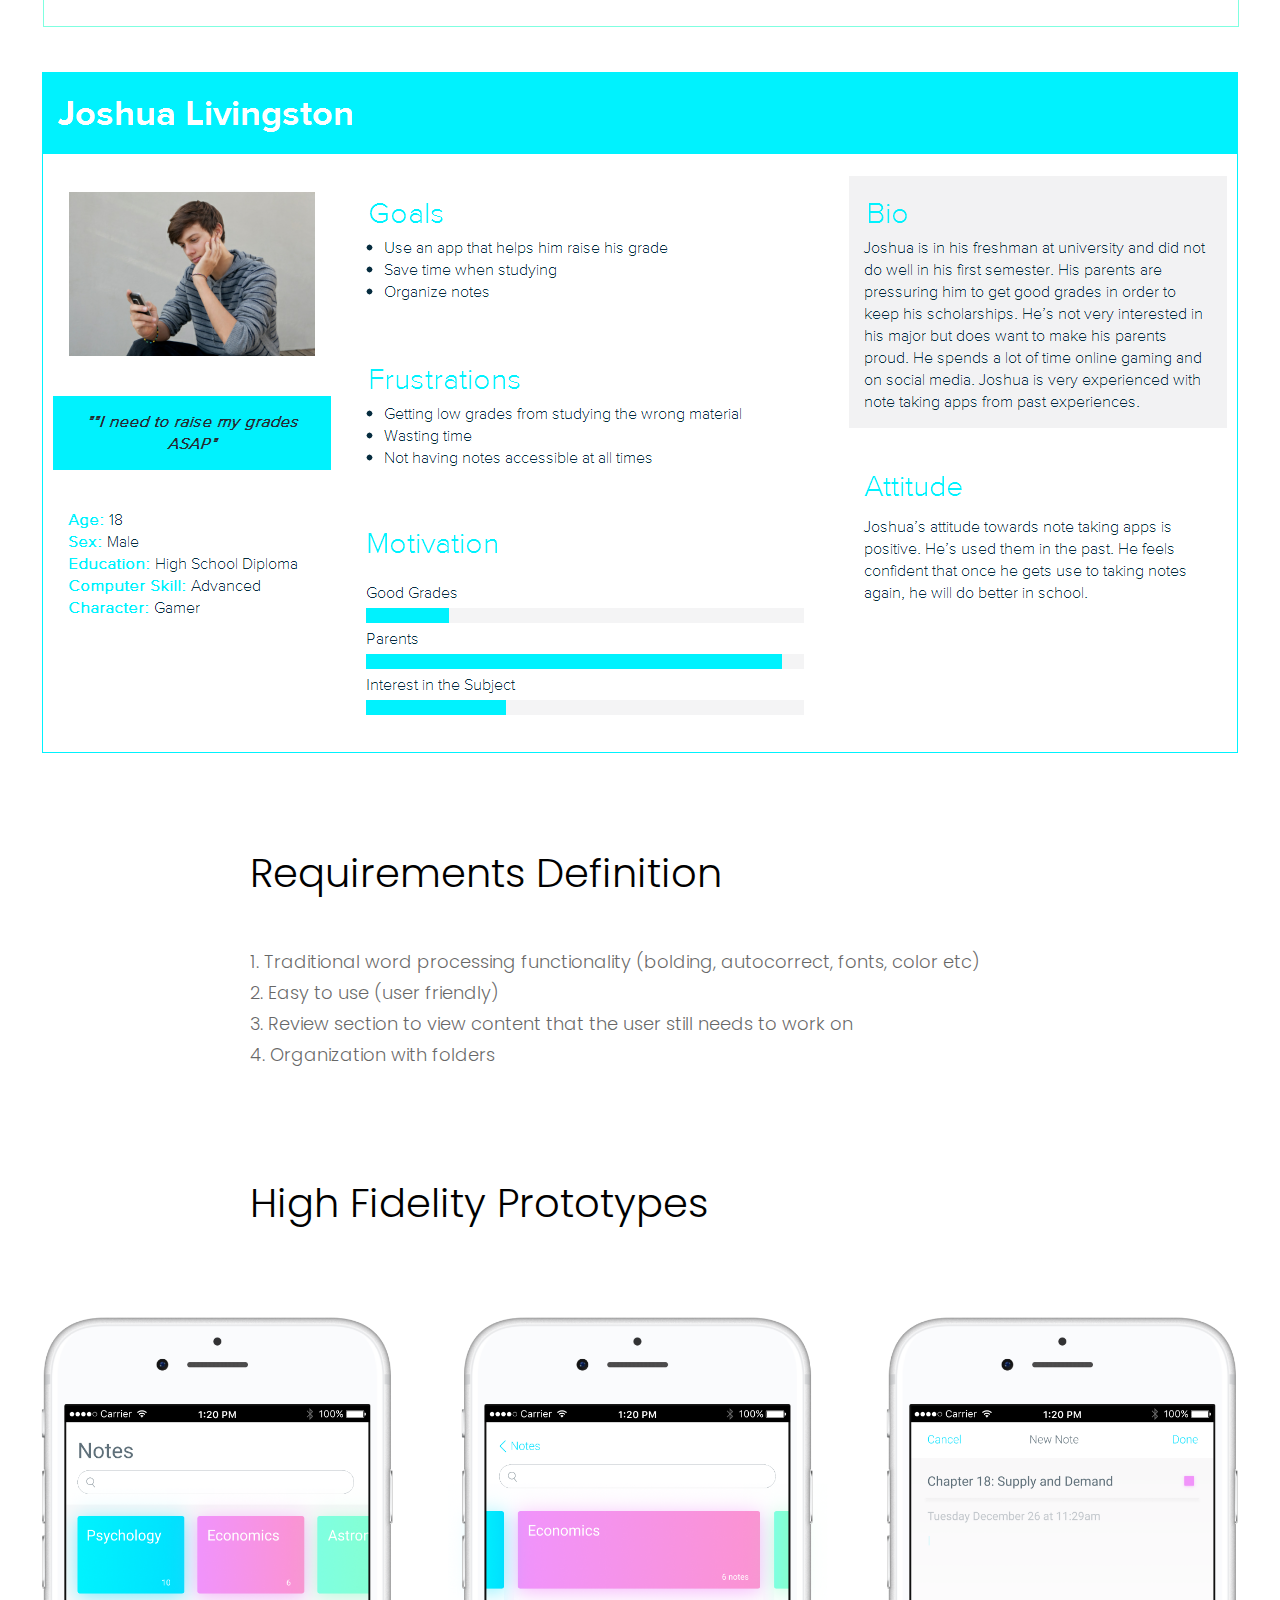
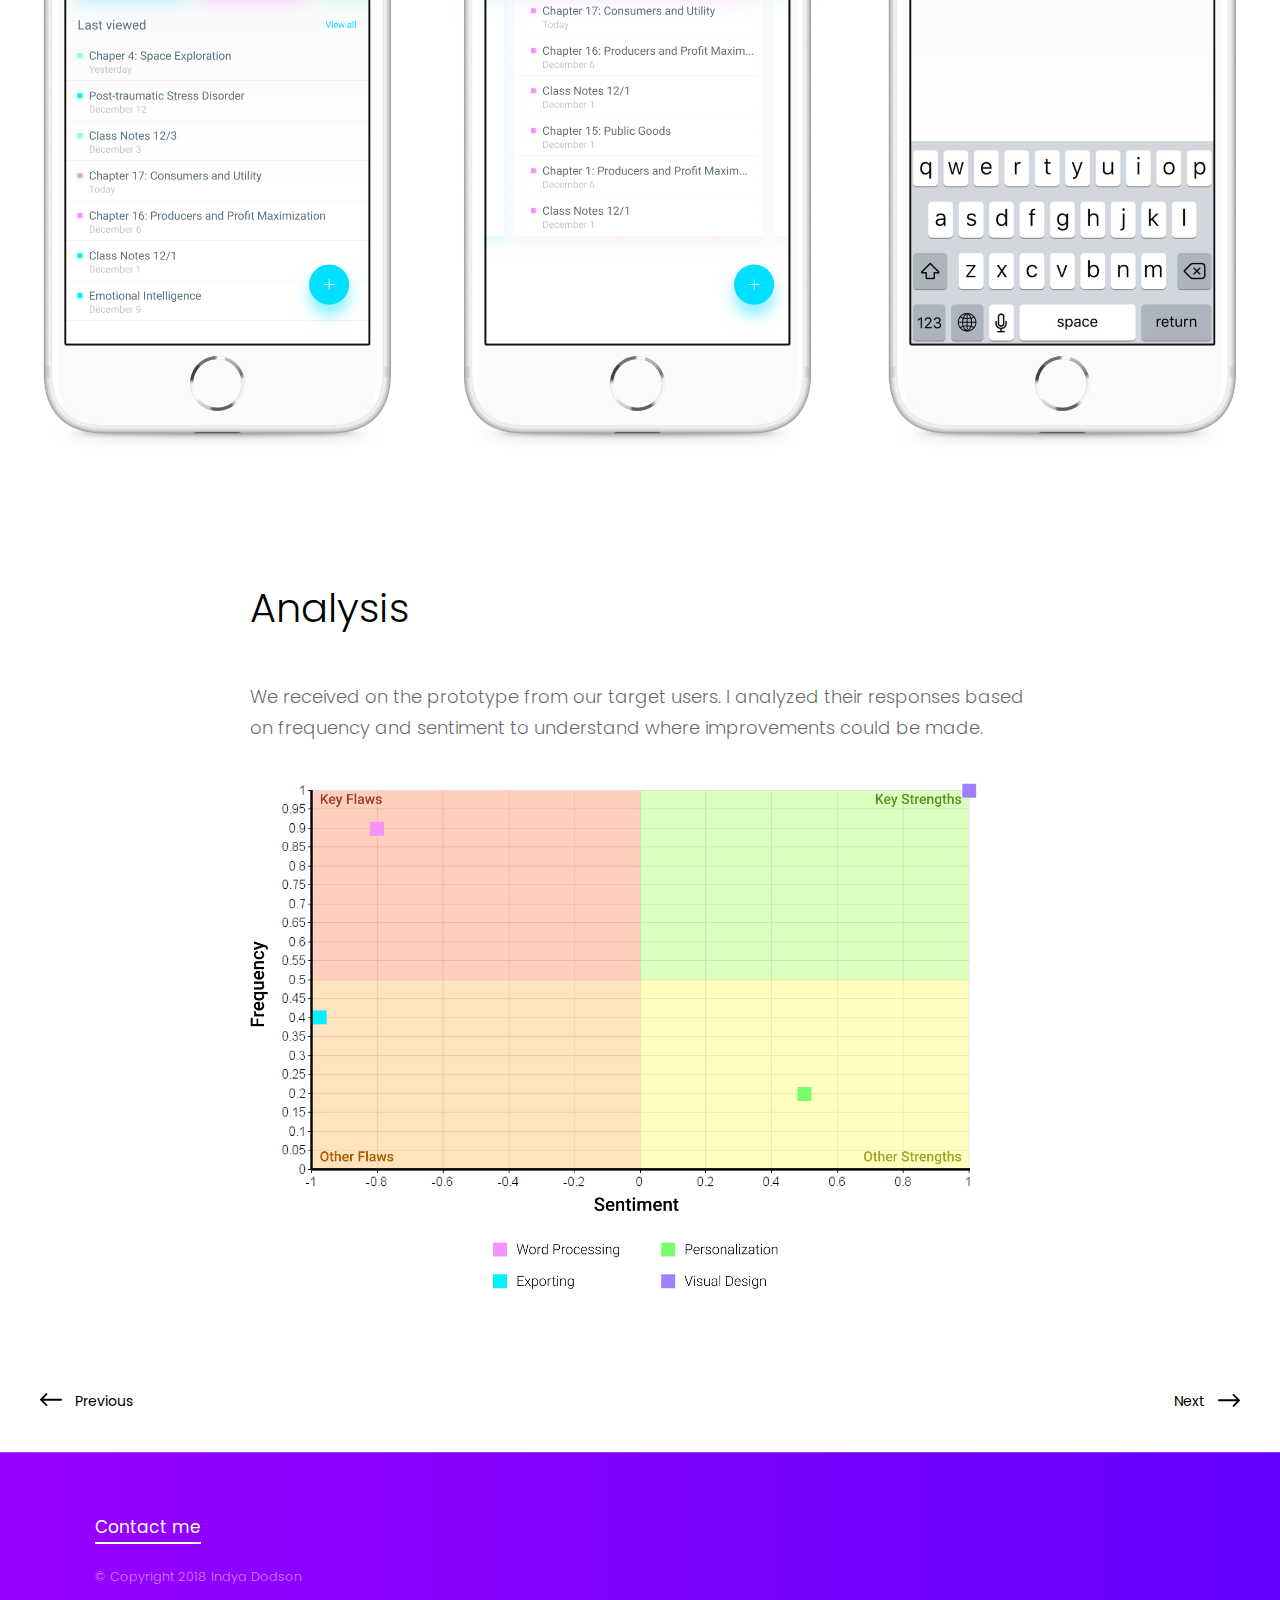
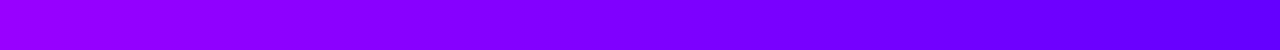
<file: notable.html>
<!doctype html>
<html class="no-js" lang="en-US">
<head>

    <!-- DEFAULT META TAGS -->
    <meta charset="utf-8">
    <meta name="viewport" content="width=device-width, initial-scale=1.0, user-scalable=0" />

    <!-- FONTS -->
    <link href="http://fonts.googleapis.com/css?family=Poppins:300,400,500" rel="stylesheet" type="text/css">

    <!-- CSS -->
    <link rel="stylesheet" id="default-style-css"  href="files/css/style.css" type="text/css" media="all" />
    <link rel="stylesheet" id="fontawesome-style-css" href="files/css/font-awesome.min.css" type="text/css" media="all" />
    <link rel="stylesheet" id="ionic-icons-style-css" href="files/css/ionicons.css" type="text/css" media="all" />
	<link rel="stylesheet" id="responsive-css"  href="files/css/mqueries.css" type="text/css" media="all" />
  <link rel="stylesheet" id="custom-sample-css"  href="files/css/custom-sample.css" type="text/css" media="all" />


    <!-- FAVICON -->
    <link rel="shortcut icon" href="files/uploads/favicon.png"/>

    <!-- DOCUMENT TITLE -->
    <title>Indya Dodson | Notable</title>

    <!-- Global site tag (gtag.js) - Google Analytics -->
<script async src="https://www.googletagmanager.com/gtag/js?id=UA-70762578-2"></script>
<script>
  window.dataLayer = window.dataLayer || [];
  function gtag(){dataLayer.push(arguments);}
  gtag('js', new Date());

  gtag('config', 'UA-70762578-2');
</script>

</head>

<body>

<!-- PAGE LOADER -->
<div id="page-loader" class="text-light show-logo">
	<span class="loader-icon bullets-jump"><span></span><span></span><span></span></span>
</div>
<!-- PAGE LOADER -->

<!-- PAGE CONTENT -->
<div id="page-content">

	<!-- HEADER -->
	<header id="header" class="header-left text-light">
		<div class="header-inner clearfix">

      <!-- MAIN NAVIGATION -->
      <div id="menu" class="clearfix">

          <div class="menu-actions">
            <div class="menu-toggle"><span class="hamburger"></span></div>
          </div> <!-- END .menu-actions -->

          <div id="menu-inner">
              <nav id="main-nav">
                  <ul>
                      <li><a href="index.html">Home</a></li>
                      <li><a href="#">Portfolio</a>
                        <ul class="sub-menu">
                          <li><a href="assettoolkit.html">UserTesting Asset Toolkit</a></li>
                          <li><a href="notable.html">Notable</a></li>
                          <li><a href="bugblog.html">UserTesting Bug Blog</a></li>
                        </ul>
                      </li>
                      <li><a href="about.html">About</a></li>
                      <li><a href="IndyaDodson_Resume_2018.pdf">Resume</a></li>

                            <!----
                      <li><a href="contact.html">Contact</a></li>
                      ---->
                  </ul>
              </nav>
          </div><!-- END #menu-inner -->
      </div><!-- END #menu -->

            <div id="header-actions">



				<div class="header-totop">
					<a class="totop" href="#">
						<svg class="arrow arrow-top" xmlns="http://www.w3.org/2000/svg" viewBox="0 0 60 35.35"><path d="M0,16.88a3,3,0,0,0,.16.94,1.51,1.51,0,0,0,.63.78l15,15a2.14,2.14,0,0,0,3.52.08,2.14,2.14,0,0,0-.08-3.52L8.59,19.38H57.5a2.5,2.5,0,1,0,0-5H8.59L19.22,3.59A2.14,2.14,0,0,0,19.3.08a2.14,2.14,0,0,0-3.52.08l-15,15a1.51,1.51,0,0,0-.62.78A3,3,0,0,0,0,16.88Z"></path></svg>
					</a>
          		</div>
           	</div>

            <div id="header-widget" class="social">
				<ul class="socialmedia-widget">
					<li class="linkedin"><a href="#"></a></li>
					<li class="github"><a href="#"></a></li>
					<li class="envelope"><a href="#"></a></li>
				</ul>
            </div>

		</div> <!-- END .header-inner -->
		<span class="pseudo-close header-close"></span>
	</header>
	<!-- HEADER end -->

    <!-- HERO & BODY -->
	<div id="hero-and-body">

		<!-- HERO  -->
		<section id="hero" class="hero-full text-light parallax-section" data-parallax-image="files/uploads/notabledisplay.png">

			<div id="page-title" class="wrapper-big">
				<h1 class="text-shadow"><strong>Notable</strong></h1>
				<div class="spacer-mini"></div>
				<h5 class="text-shadow" >UX Designer</h5>
			</div>

    	</section>
		<!-- HERO -->

		<!-- PAGEBODY -->
		<section id="page-body">

			<div class="spacer-big"></div>

			<div class="wrapper-small">
				<div class="column-section spaced-big clearfix">
					<div class="column one-third">
						<h4><strong>What I did</strong></h4>
						<ul class="nolist">
              <li>UX Research</li>
              <li>Visual Design</li>
              <li>Interaction Design</li>
							<li>Metric Analysis</li>
						</ul>
						<p><a href="#" class="sr-button style-3 button-small"></a></p>
					</div>
					<div class="column two-third last-col">
						<p class="h5">Notable is a mobile app that lets students take quick notes during class or for anything else. I lead the user research and interface design, which resulted in a prototype for my Foundations of Human Computer Interactions class.</p>

					</div>
				</div> <!-- END .column-section -->
			</div><!-- END .wrapper -->
      <p class="text-center"><a href="https://invis.io/NKFFU1I3X9R#/274480762_Homepage" class="sr-button style-3 button-small">View Prototype</a></p>


			<div class="spacer-big"></div>

			<img src="files/uploads/Notable_display.png" alt="SEO">

			<div class="spacer-big"></div>

			<div class="wrapper-small">
        <h2>Personas</h2>
				<div class="spacer-small"></div>
        <p class="h5"> Through interviewing 20 students about their experiences and expectations of note taking apps, we created these personas. </p>
      </div>

      <div class="spacer-medium"></div>
        <div class="align-center">
        <img src="files/uploads/Notable-User Persona 1.png" alt="SEO">
        </div>
        <div class="spacer-small"></div>

        <div class="align-center">
        <img src="files/uploads/Notable-User Persona 2.png" alt="SEO">
        </div>

        <div class="spacer-big"></div>

        <div class="wrapper-small">
        <h2>Requirements Definition</h2>
				<div class="spacer-small"></div>
        <p class="h5">
          1. Traditional word processing functionality (bolding, autocorrect, fonts, color etc) <br>
          2. Easy to use (user friendly) <br>
          3. Review section to view content that the user still needs to work on <br>
          4. Organization with folders</p>

        <div class="spacer-big"></div>
        <!--- #Add this later
        <h2>Low Fidelity Prototypes</h2>
        <div class="spacer-small"></div>
        <div class="spacer-big"></div>
        --->

        <h2>High Fidelity Prototypes</h2>
        <div class="spacer-small"></div>

      </div>

        <div class="align-center">
        <img src="files/uploads/notable finals.png" alt="SEO">
        </div>
        <div class="spacer-big"></div>

        <div class="wrapper-small">
          <h2>Analysis</h2>
          <div class="spacer-small"></div>
            <p class="h5">We received on the prototype from our target users. I analyzed their responses based on frequency and sentiment to understand where improvements could be made.</p>
            <div class="spacer-small"></div>
            <div class="align-center">
            <img src="files/uploads/Feedback Analysis.png" alt="SEO">
            </div>
        </div>



				<div class="spacer-big"></div>



				<div id="single-pagination" class="portfolio-pagination">
					<ul class="pagination">
            <li class="prev"><a href="assettoolkit.html"><span class="text">Previous</span>
							<svg class="arrow arrow-left" xmlns="http://www.w3.org/2000/svg" viewBox="0 0 60 35.35"><title>back-arrow</title><path d="M0,16.88a3,3,0,0,0,.16.94,1.51,1.51,0,0,0,.63.78l15,15a2.14,2.14,0,0,0,3.52.08,2.14,2.14,0,0,0-.08-3.52L8.59,19.38H57.5a2.5,2.5,0,1,0,0-5H8.59L19.22,3.59A2.14,2.14,0,0,0,19.3.08a2.14,2.14,0,0,0-3.52.08l-15,15a1.51,1.51,0,0,0-.62.78A3,3,0,0,0,0,16.88Z"></path></svg>
						</a></li>
						<li class="next "><a href="bugblog.html"><span class="text">Next</span>
							<svg class="arrow arrow-right" xmlns="http://www.w3.org/2000/svg" viewBox="0 0 60 35.35"><title>back-arrow</title><path d="M0,16.88a3,3,0,0,0,.16.94,1.51,1.51,0,0,0,.63.78l15,15a2.14,2.14,0,0,0,3.52.08,2.14,2.14,0,0,0-.08-3.52L8.59,19.38H57.5a2.5,2.5,0,1,0,0-5H8.59L19.22,3.59A2.14,2.14,0,0,0,19.3.08a2.14,2.14,0,0,0-3.52.08l-15,15a1.51,1.51,0,0,0-.62.78A3,3,0,0,0,0,16.88Z"></path></svg>
						</a></li>
					</ul>
				</div>

		</section>
		<!-- PAGEBODY -->

	</div>
    <!-- HERO & BODY -->

    <!-- FOOTER -->
    <footer id="footer" class="text-light">
        <div class="footer-inner wrapper">

            <div class="column-section clearfix">


                  <div class="widget">
            <p><a href="mailto:iidodson@yahoo.com" class="sr-button style-3 button-medium">Contact me</a></p>
                      <p><small>&copy; Copyright 2018 Indya Dodson</a></small></p>
                    </div>

            </div>
        </div>

    </footer>
    <!-- FOOTER -->

</div> <!-- END #page-content -->
<!-- PAGE CONTENT -->

<!-- SCRIPTS -->
<script src="files/js/jquery-1.12.4.min.js"></script>
<script type="text/javascript" src="files/js/plugins.js"></script>
<script type="text/javascript" src="files/js/jquery.backgroundparallax.min.js"></script>
<script type="text/javascript" src="files/js/script.js"></script>
<!-- SCRIPTS -->

</body>
</html>
</file>
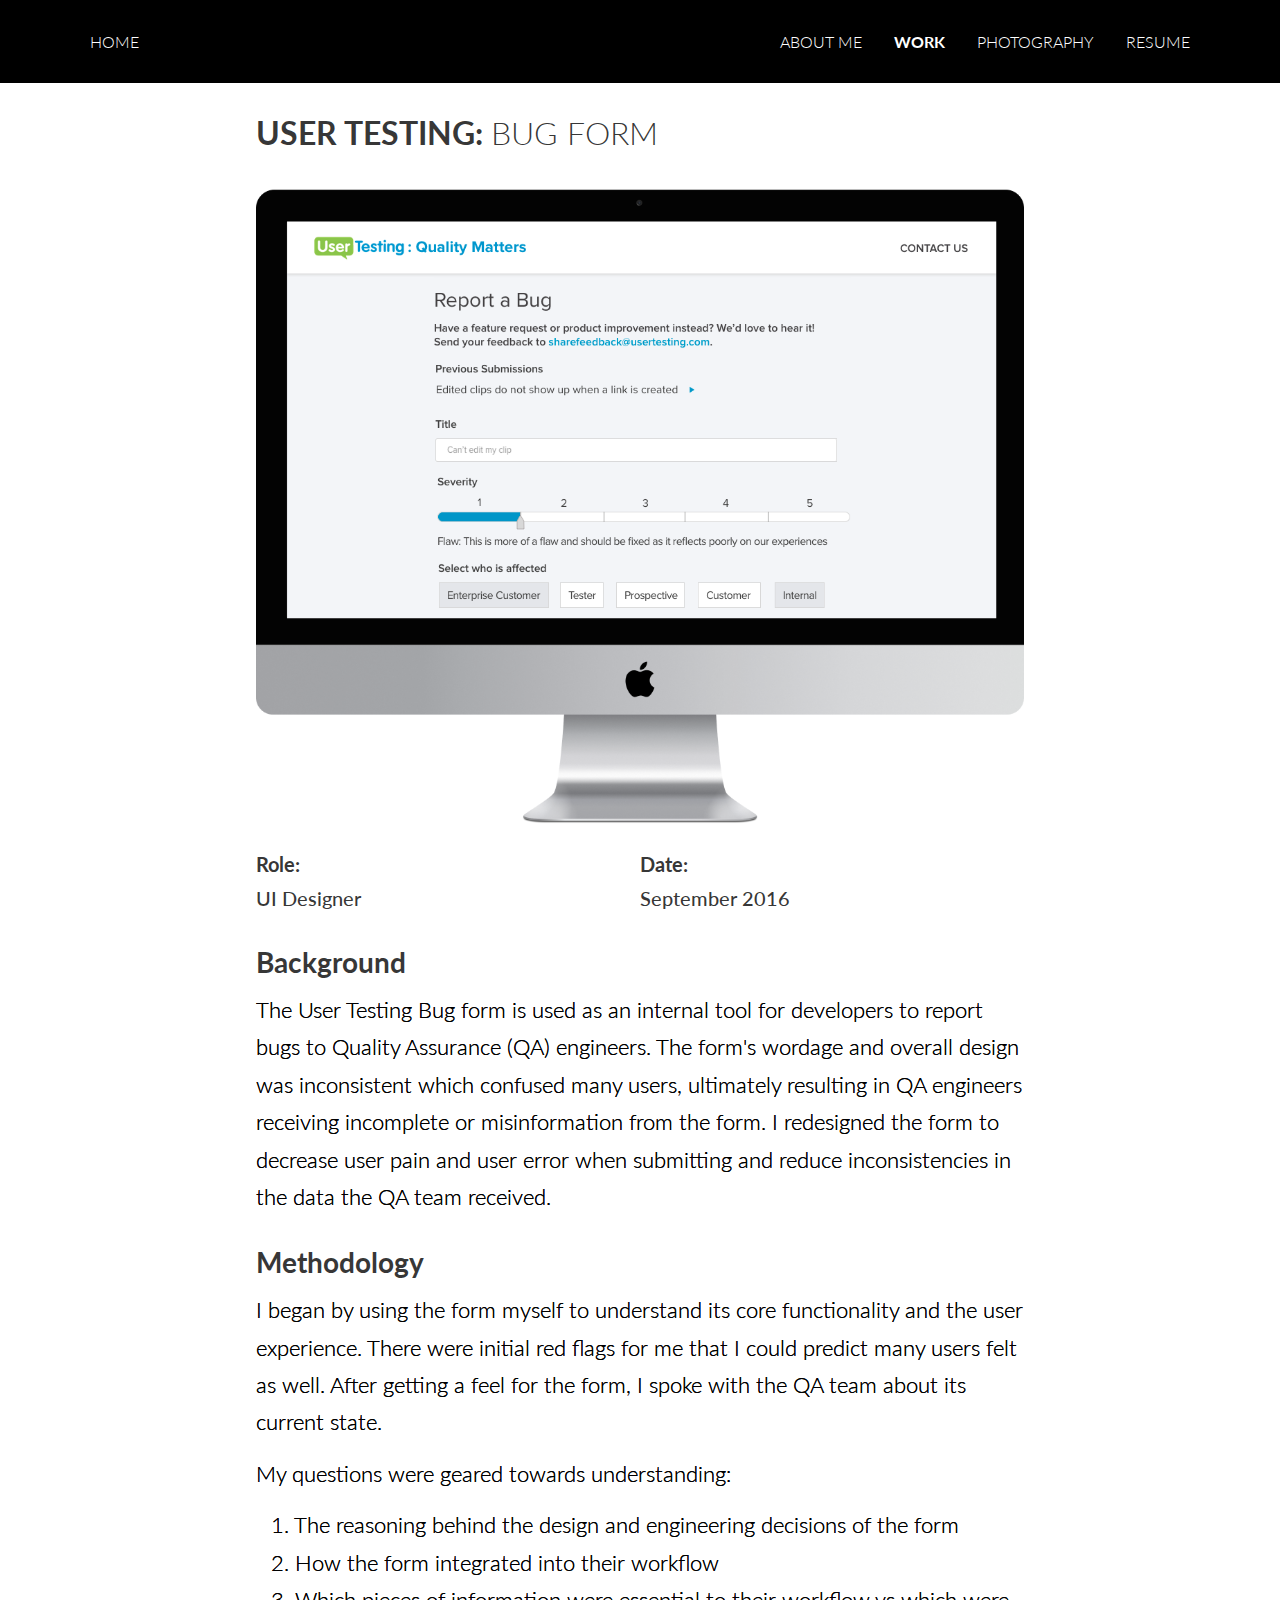
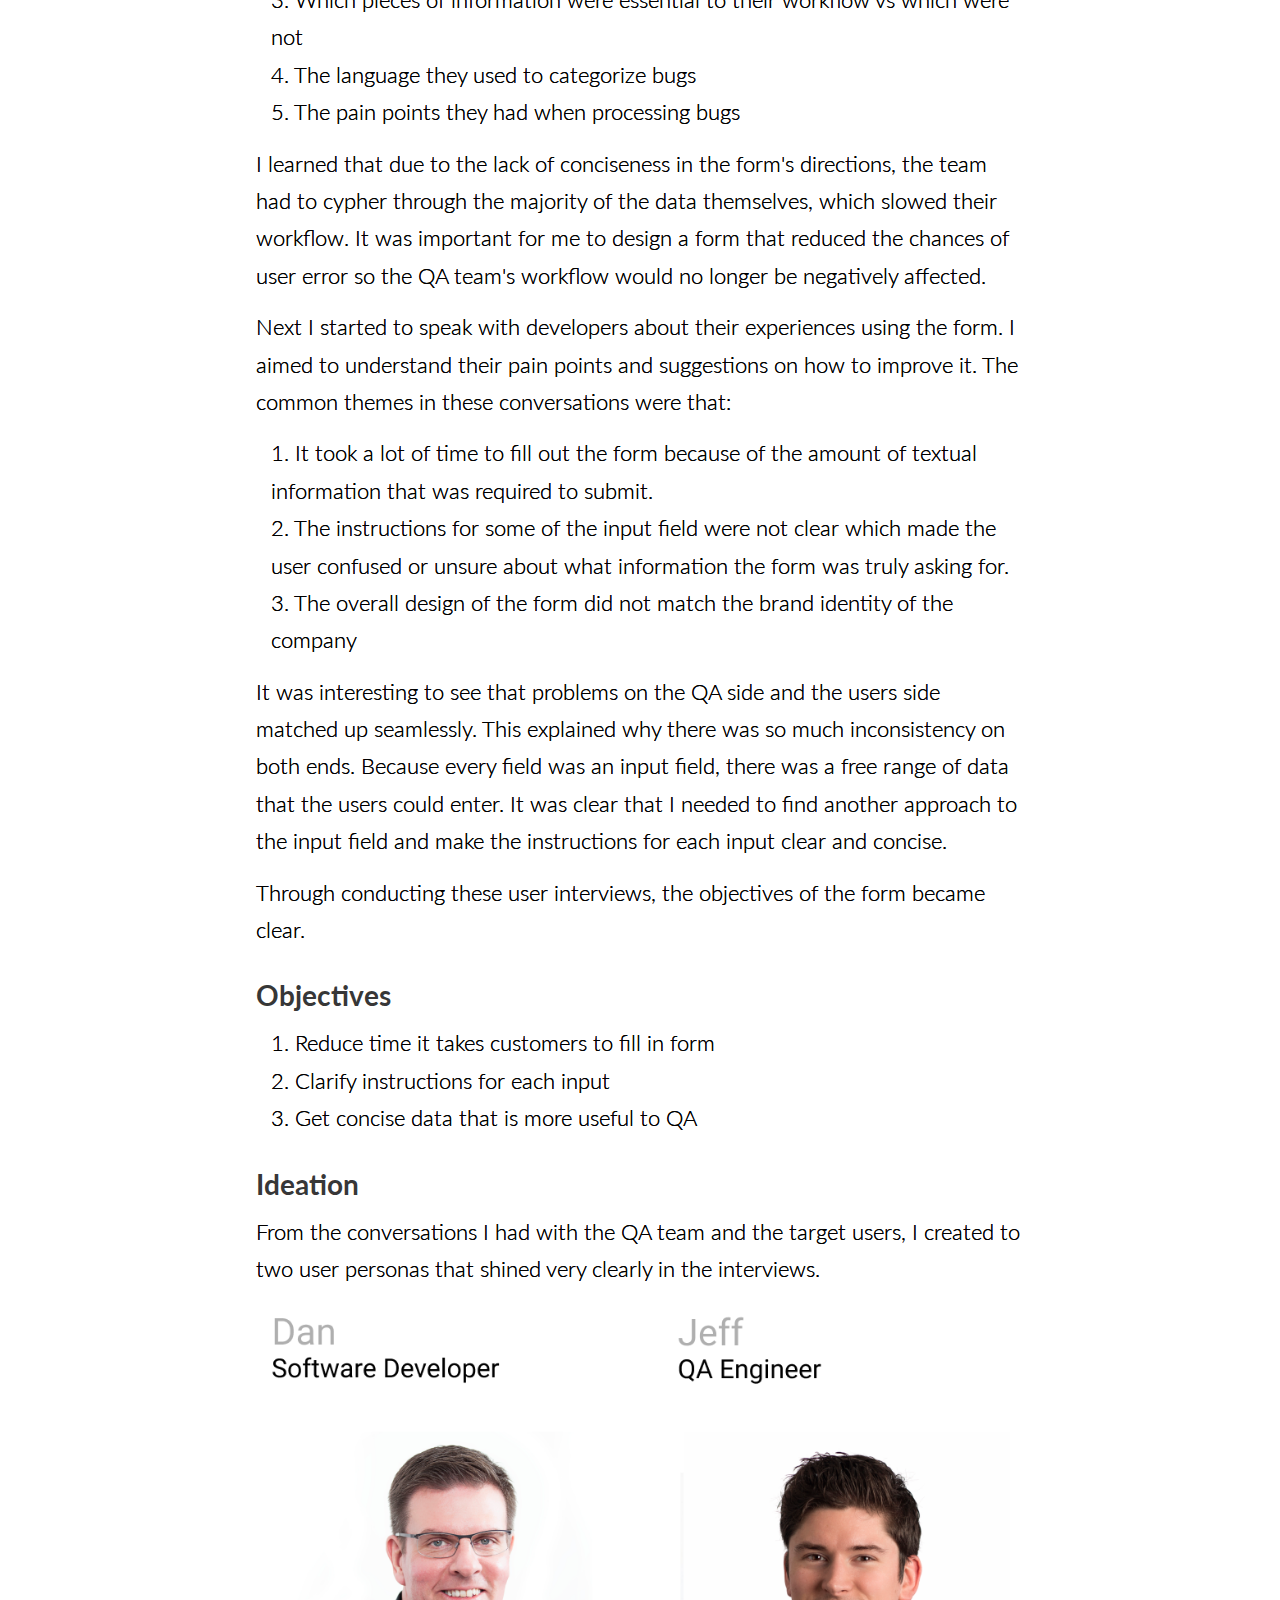
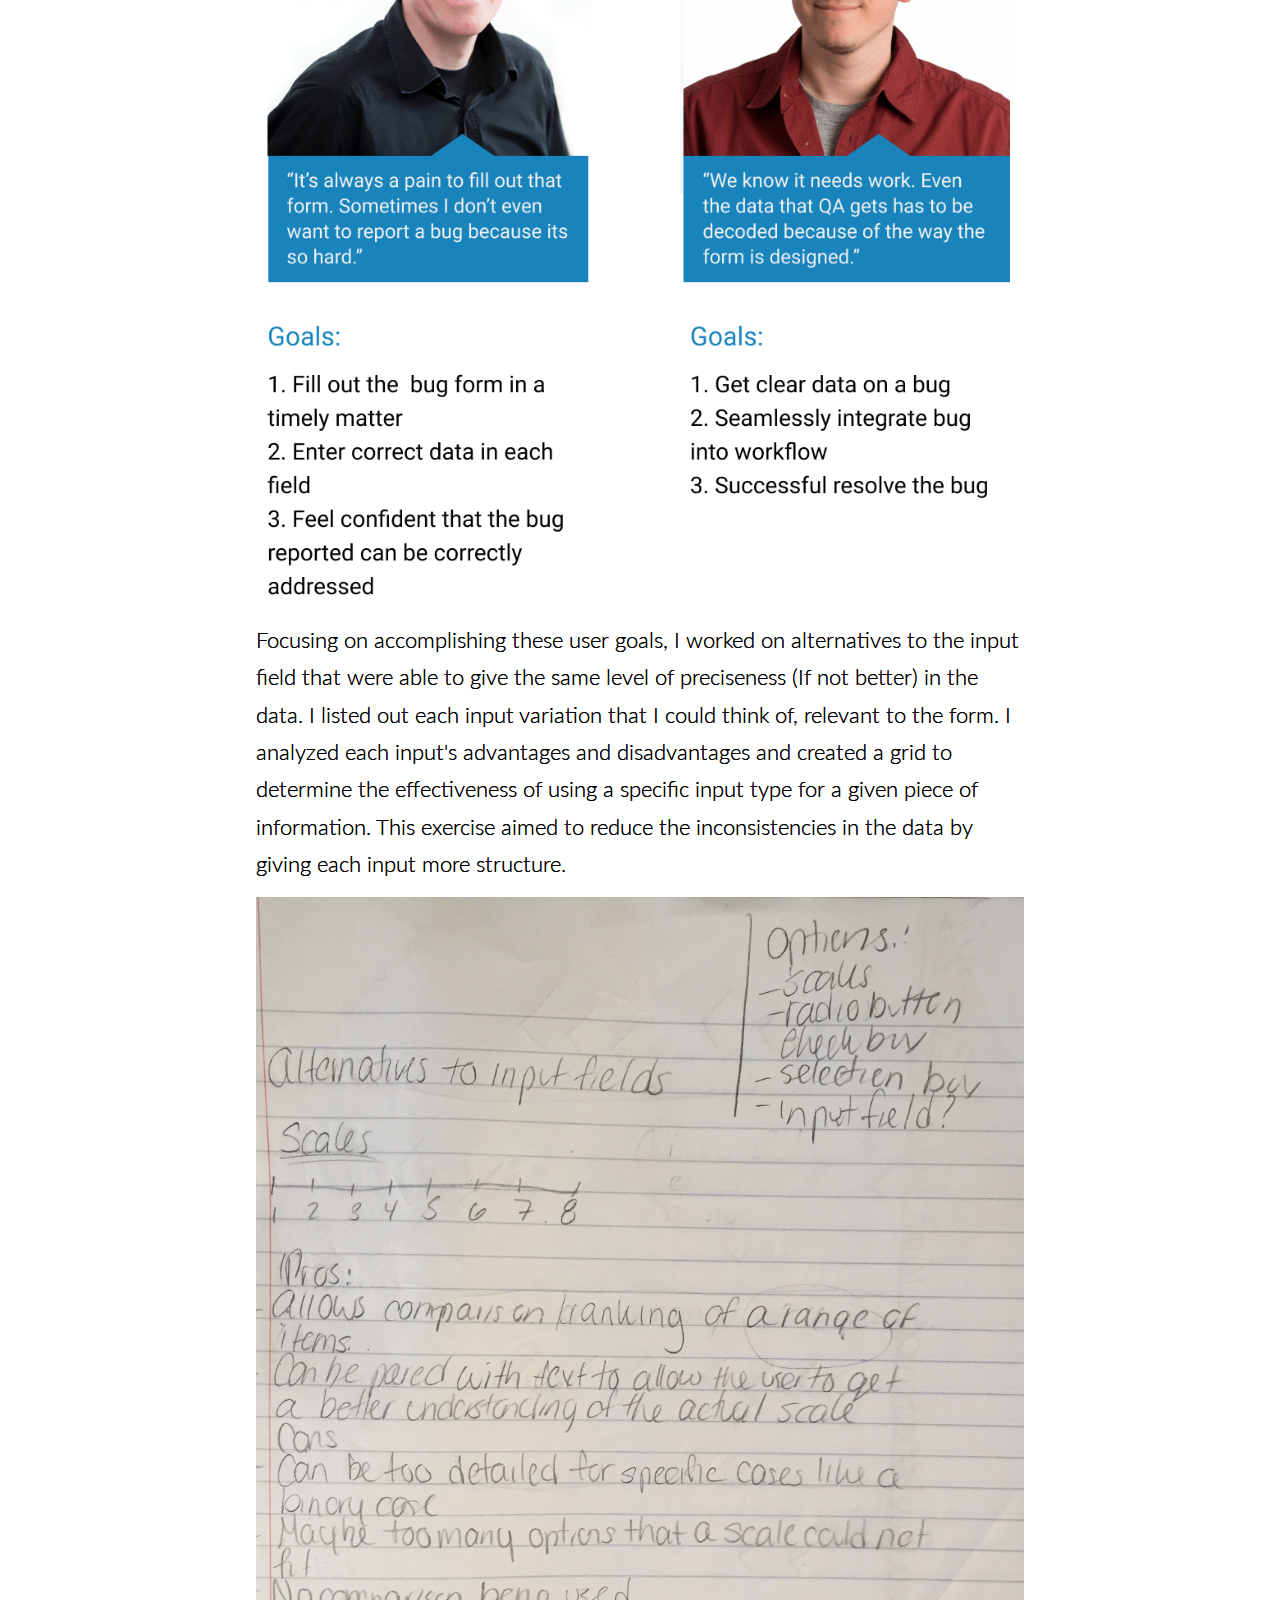
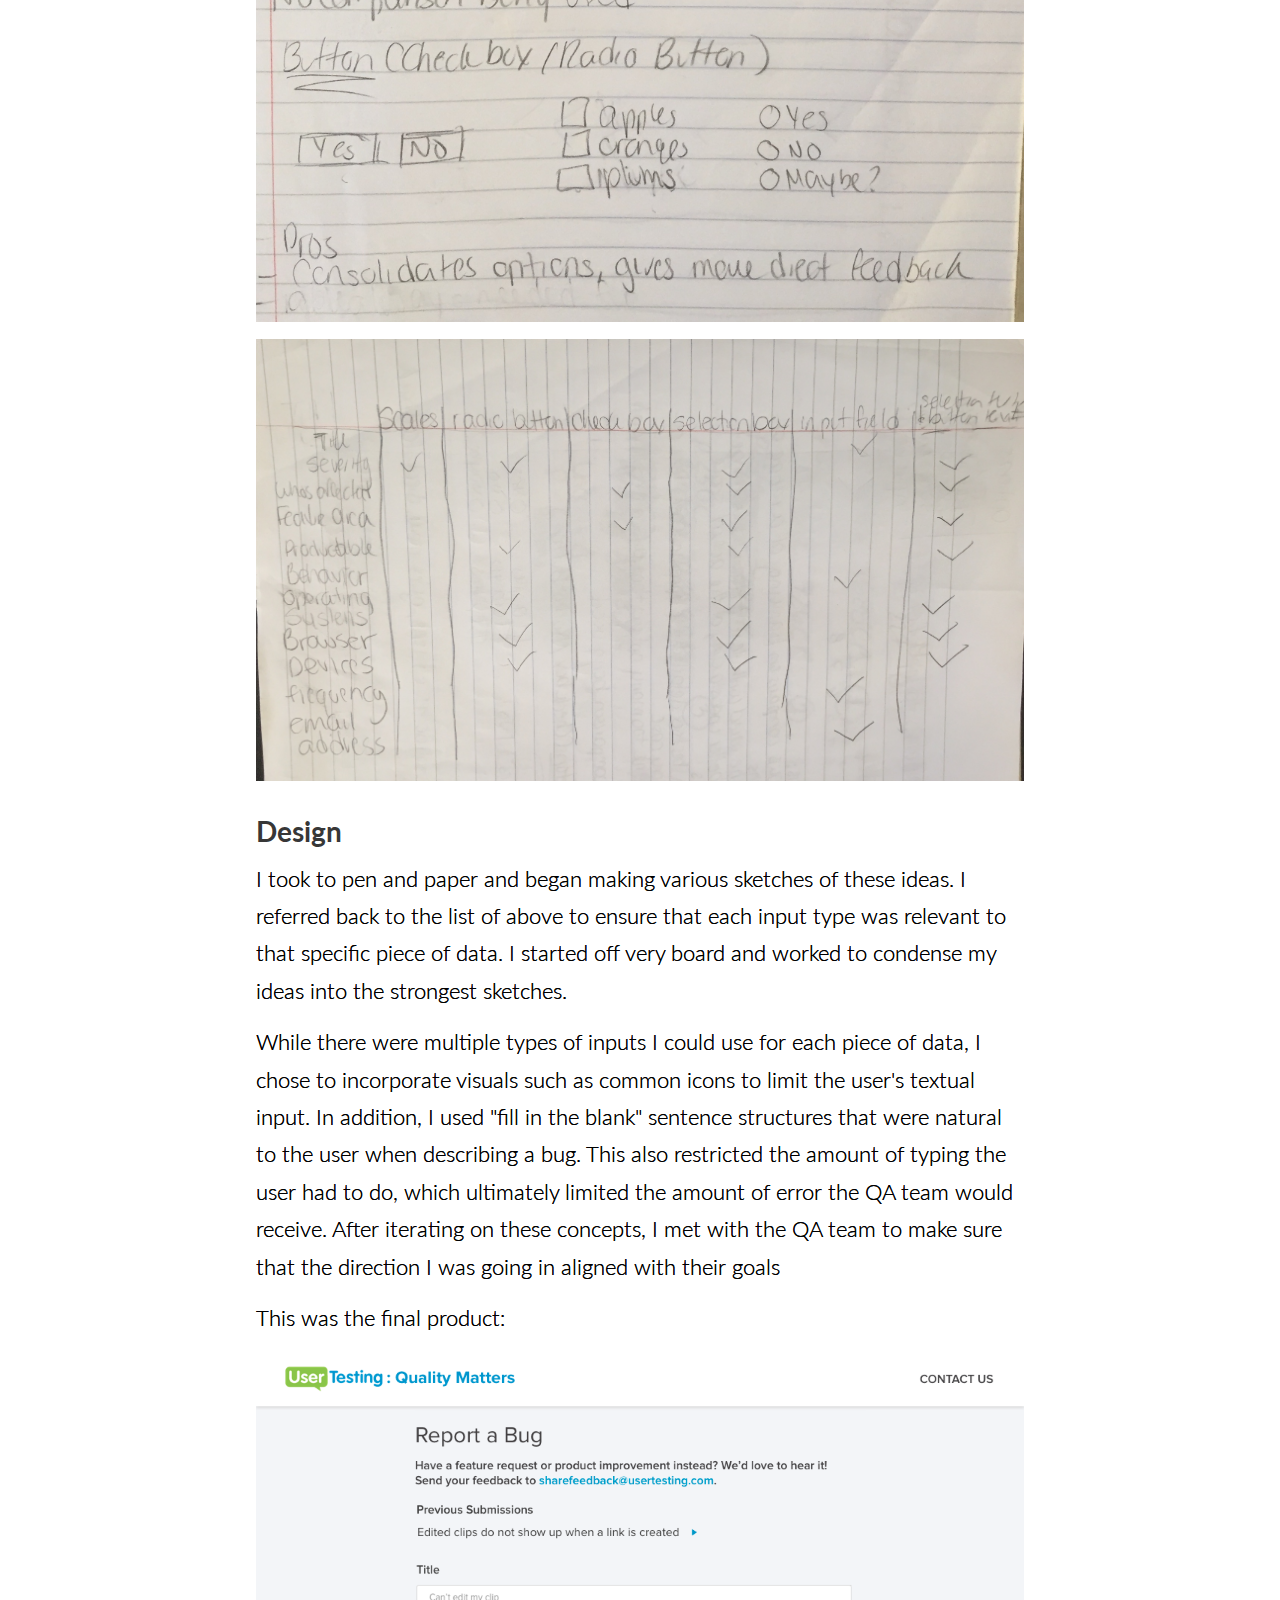
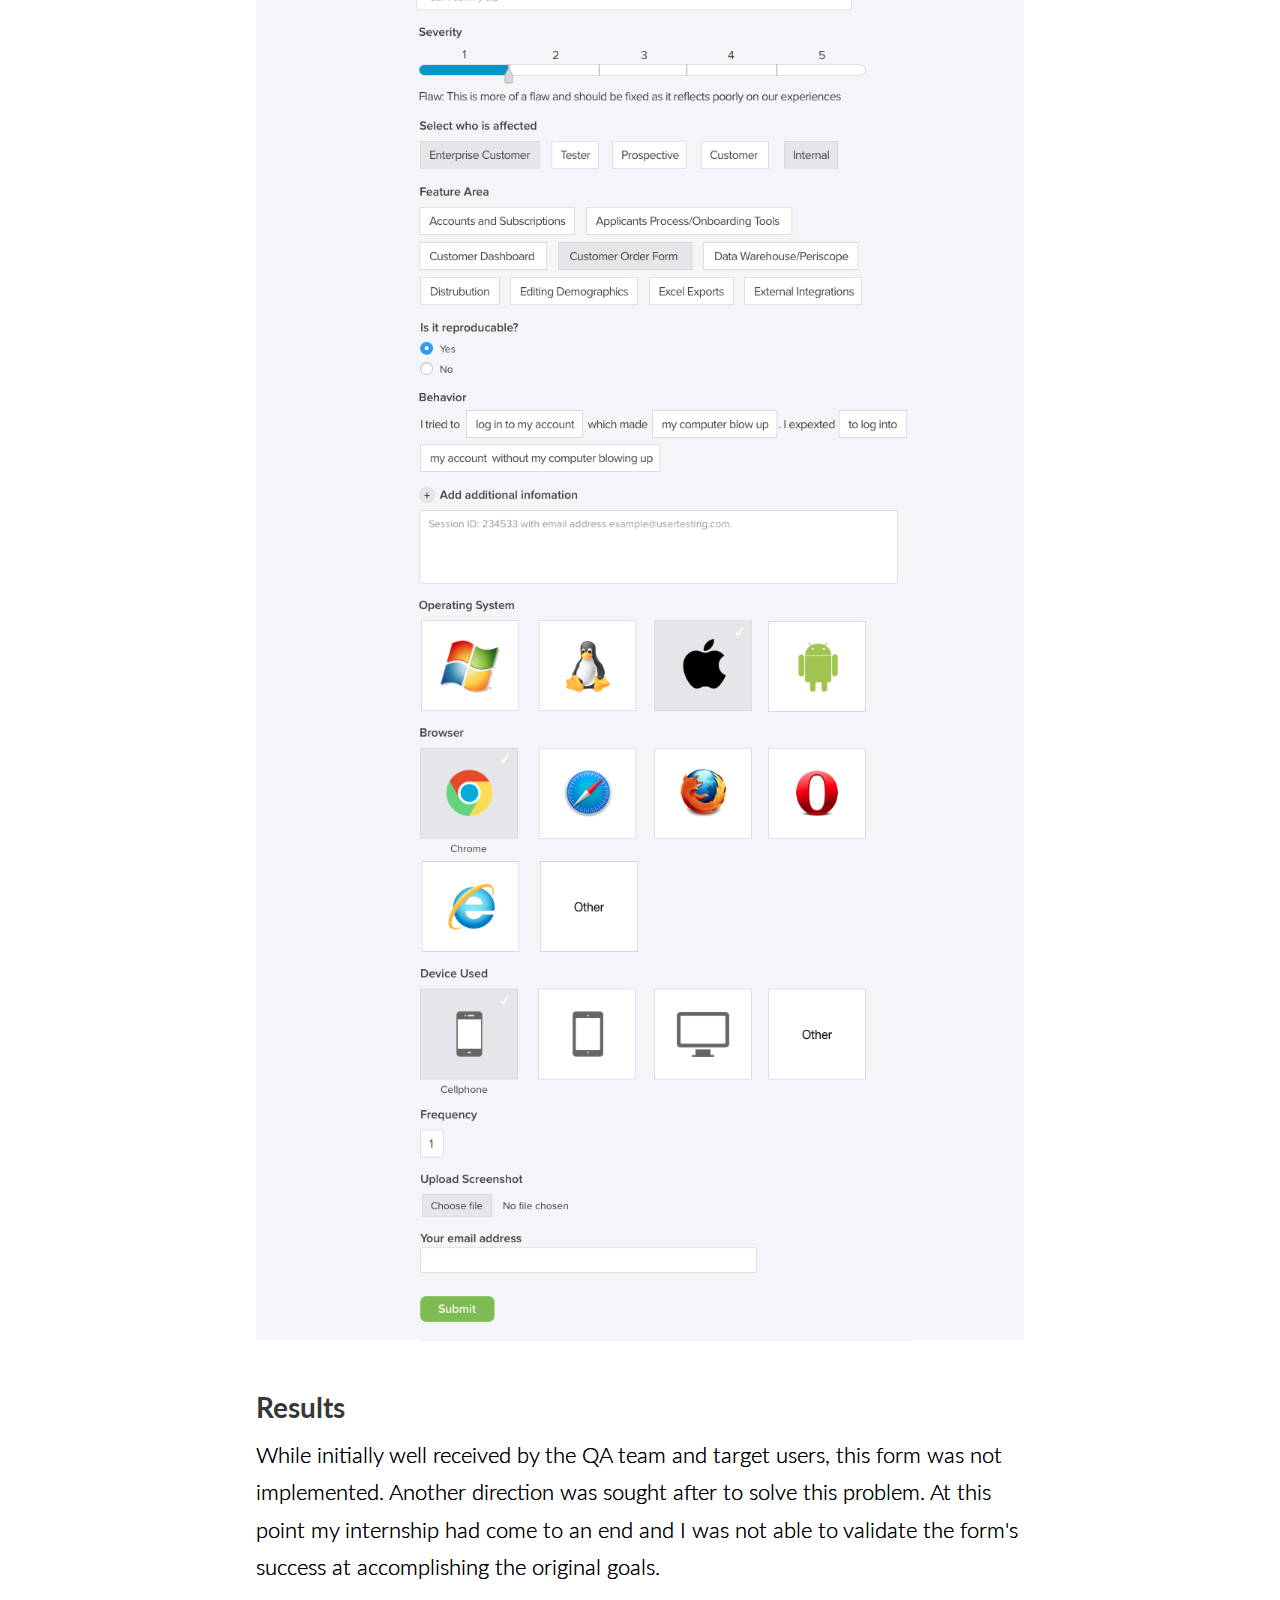
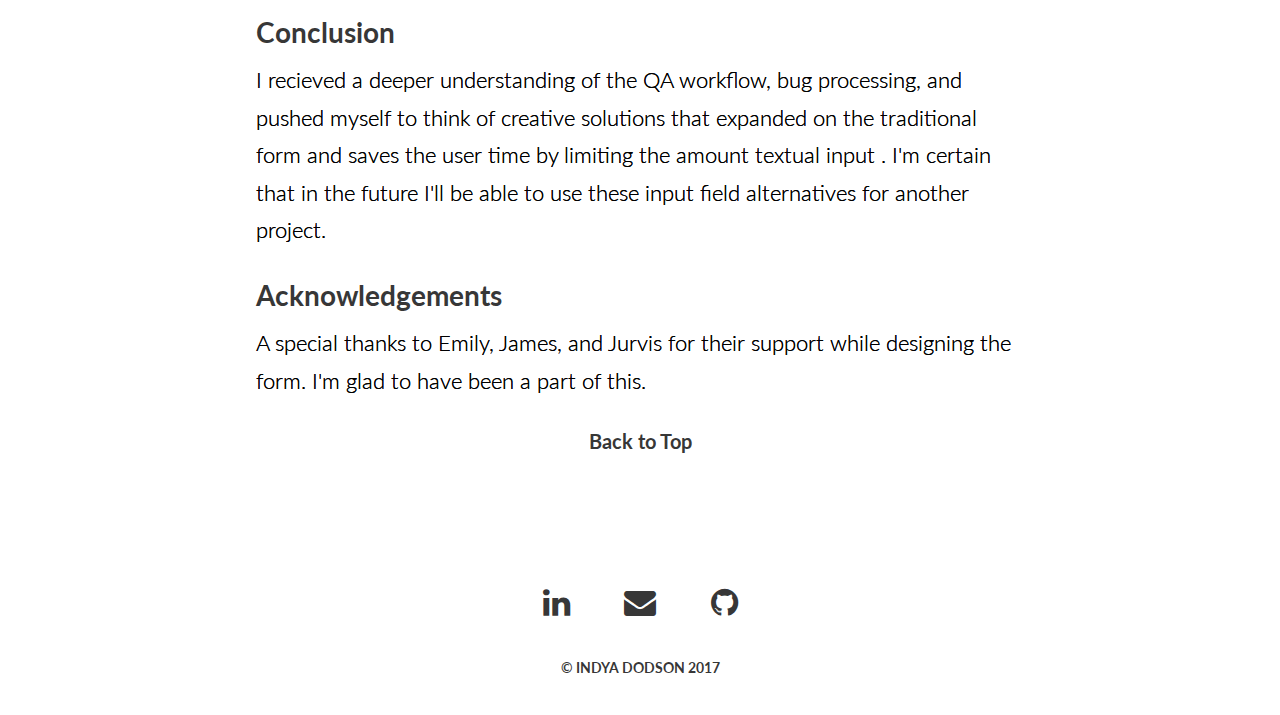
<file: project2.html>
<!DOCTYPE html>
<html lang="en">
<head>
  <title>Indya Dodson</title>
  <link rel="shortcut icon" type="image/png" href="img/id_logo.png"/>
  <link rel="stylesheet" href="css/normalize.css" type="text/css">
  <link rel="stylesheet" href="css/base--medium.css" media="only screen and (min-width: 700px), only screen and (min-device-width: 700px)" type="text/css">

  <link rel="stylesheet" href="css/base--small.css" media="only screen and (max-width: 700px), only screen and (max-device-width: 700px)" type="text/css">

  <link rel="stylesheet" href="css/base--smallest.css" media="only screen and (max-width: 800px), only screen and (max-device-width: 800px)" type="text/css">

  <link rel="stylesheet" href="css/base.css" type="text/css">

  <meta name="viewport" content="width=device-width" />
<link href="https://fonts.googleapis.com/css?family=Lato:100,300,400,700" rel="stylesheet">
<link rel="stylesheet" href="https://cdnjs.cloudflare.com/ajax/libs/font-awesome/4.7.0/css/font-awesome.min.css">

</head>

<body>
  <nav>
    <ul class="nav nav-project">
      <li class="nav--nav-item"><a class="nav--nav-link" href="index.html">HOME</a></li>
      <div class="nav--nav-link-sub">
        <li class="nav--nav-item nav--nav-item-sub"><a class="nav--nav-link" href="aboutme.html">ABOUT ME</a></li>
        <li class="nav--nav-item nav--nav-item-sub"><a class="nav--nav-link active" href="index.html#projects">WORK</a></li>
        <li class="nav--nav-item nav--nav-item-sub"><a class="nav--nav-link" href="photography.html">PHOTOGRAPHY</a></li>
        <li class="nav--nav-item nav--nav-item-sub"><a class="nav--nav-link" href="IndyaDodson_ResumeAPR2017.pdf">RESUME</a></li>
      </div>
    </ul>
  </nav>

<div class="content-text">
  <div class="">
      <h2 class="section-project--header">USER TESTING: <span class="section-project--header-sub">BUG FORM</span>

      </h2>
      <div class="project-image project2-image--project1">
          <img class="project-image--html" src="img/usertesting_blugfprm/bug_form_image1.png" alt="" />
      </div>
          <div class="project-header--spacing" id ="mobile-spacing">
            <div class="project-header--details-spacing project-header--details-spacing--first" id="mobile-spacing--details">
              <h3 class="project-header--description">Role:</h3>
              <h3 class="project-header--description project-header--description-details">UI Designer </h3>
            </div>
            <div class="project-header--details-spacing" id="mobile-spacing--details">
              <h3 class="project-header--description">Date: </h3>
              <h3 class="project-header--description project-header--description-details">September 2016 </h3>
            </div>
          </div>

      </div>
</div>

<div class="content-text">
  <h3 class="text--headline">Background</h3>
  <div class="text--body">
    <p class="text--body--text">The User Testing Bug form is used as an internal tool for developers to
      report bugs to Quality Assurance (QA) engineers. The form's wordage and overall design was inconsistent
      which confused many users, ultimately resulting in QA engineers receiving incomplete or misinformation
      from the form. I redesigned the form to decrease user pain and user error when submitting and reduce inconsistencies
      in the data the QA team received.</p>
</div>


  <h3 class="text--headline">Methodology</h3>
  <div class="text--body">
    <p class="text--body--text">I began by using the form myself to understand its core functionality and the user experience. There
      were initial red flags for me that I could predict many users felt as well. After getting a feel for the form, I spoke with the
      QA team about its current state. </p>
      <div class="break"></div>
    <p class="text--body--text"> My questions were geared towards understanding:</p>
    <div class="break"></div>
    <p class="text--body--text text--body--numbering">1. The reasoning behind the design and engineering decisions of the form</p>
    <p class="text--body--text text--body--numbering">2. How the form integrated into their workflow </p>
    <p class="text--body--text text--body--numbering">3. Which pieces of information were essential to their workflow vs which were not </p>
    <p class="text--body--text text--body--numbering">4. The language they used to categorize bugs</p>
    <p class="text--body--text text--body--numbering">5. The pain points they had when processing bugs</p>
    <div class="break"></div>
    <p class="text--body--text">I learned that due to the lack of conciseness in the form's directions, the team had to cypher through the majority
      of the data themselves, which slowed their workflow. It was important for me to design a form that reduced the chances of user error so the QA
       team's workflow would no longer be negatively affected. </p>
       <div class="break"></div>
    <p class="text--body--text"> Next I started to speak with developers about their experiences using the form. I aimed to understand their pain
      points and suggestions on how to improve it. The common themes in these conversations were that:</p>
      <div class="break"></div>
    <p class="text--body--text text--body--numbering">1. It took a lot of time to fill out the form  because of the amount of textual information
      that was required to submit.</p>
    <p class="text--body--text text--body--numbering">2. The instructions for some of the input field were not clear which made the user confused
      or unsure about what information the form was truly asking for.</p>
    <p class="text--body--text text--body--numbering">3. The overall design of the form did not match the brand identity of the company </p>
    <div class="break"></div>
    <p class="text--body--text"> It was interesting to see that problems on the QA side and the users side matched up seamlessly. This explained
      why there was so much inconsistency on both ends. Because every field was an input field, there was a free range of data that the users could
      enter. It was clear that I needed to find another approach to the input field and make the instructions for each input clear and concise. </p>
    <div class="break"></div>
    <p class="text--body--text">Through conducting these user interviews, the objectives of the form became clear.</p>
  </div>

  <h3 class="text--headline">Objectives</h3>
  <div class="text--body">
    <p class="text--body--text text--body--numbering">1. Reduce time it takes customers to fill in form</p>
    <p class="text--body--text text--body--numbering">2. Clarify instructions for each input</p>
    <p class="text--body--text text--body--numbering">3. Get concise data that is more useful to QA</p>
  </div>

  <h3 class="text--headline">Ideation</h3>
  <div class="text--body">
    <p class="text--body--text ">From the conversations I had with the QA team and the target users, I created to two user personas that shined
      very clearly in the interviews. </p>
      <div class="break"></div>
    <div class="project-image project2-image--project1">
      <img class="project-image--html" src="img/usertesting_blugfprm/bug_form_image2.png" alt="" />
    </div>
    <div class="break"></div>
    <p class="text--body--text ">Focusing on accomplishing these user goals, I worked on alternatives to the input field that were able to give
      the same level of preciseness (If not better) in the data. I listed out each input variation that I could think of, relevant to the form.
      I analyzed each input's advantages and disadvantages and created a grid to determine the effectiveness of using a specific input type for a
      given piece of information. This exercise aimed to reduce the inconsistencies in the data by giving each input more structure.  </p>
      <div class="break"></div>
      <div class="project-image project2-image--project1">
        <img class="project-image--html" src="img/usertesting_blugfprm/bug_form_image3.jpg" alt="" />
      </div>
      <div class="break"></div>
      <div class="project-image project2-image--project1">
        <img class="project-image--html" src="img/usertesting_blugfprm/bug_form_image4.jpg" alt="" />
      </div>
    </div>

    <h3 class="text--headline">Design</h3>
    <div class="text--body">
      <p class="text--body--text "> I took to pen and paper and began making various sketches of these ideas. I referred back to the list of
        above to ensure that each input type was relevant to that specific piece of data. I started off very board and worked to condense my
        ideas into the strongest sketches. </p>
        <div class="break"></div>
        <p class="text--body--text "> While there were multiple types of inputs I could use for each piece of data, I chose to incorporate
        visuals such as common icons to limit the user's textual input. In addition, I used "fill in the blank" sentence structures that were
        natural to the user when describing a bug. This also restricted the amount of typing the user had to do, which ultimately limited the amount
        of error the QA team would receive. After iterating on these concepts, I met with the QA team to make sure that the direction I was going in aligned with
           their goals</p>
        <div class="break"></div>
      <p class="text--body--text ">This was the final product:</p>
         <div class="break"></div>
      <div class="project-image project2-image--project1">
          <img class="project-image--html" src="img/usertesting_blugfprm/bug_form_image5.png" alt="" />
      </div>
    </div>

    <h3 class="text--headline">Results</h3>
    <div class="text--body">
      <p class="text--body--text ">While initially well received by the QA team and target users, this form was not implemented. Another direction was
        sought after to solve this problem. At this point my internship had come to an end and I was not able to validate the form's success at accomplishing
        the original goals.</p>
    </div>

    <h3 class="text--headline">Conclusion</h3>
    <div class="text--body">
      <p class="text--body--text ">I recieved a deeper understanding
        of the QA workflow, bug processing, and pushed myself to think of creative solutions that expanded on the traditional form and saves the user
        time by limiting the amount textual input . I'm certain that in the future I'll be able to use these input field alternatives for another
        project.</p>
    </div>

    <h3 class="text--headline">Acknowledgements</h3>
    <div class="text--body">
      <p class="text--body--text ">A special thanks to Emily, James, and Jurvis for their support while designing the form. I'm glad to have been a part of
        this.</p>
    </div>

    <div class="back-to-top">
      <a class="back-to-top" href="#top">Back to Top</a>
    </div>

</div>


<div class="footer">
  <div class="footer--icons">
    <a href="https://www.linkedin.com/in/indya-dodson-058740114" class="fa fa-linkedin fa-2x fa--nothome"></a>
    <a href="mailto:iidodon@yahoo.com" class="fa fa-envelope fa-2x fa--nothome"></a>
    <a href="https://github.com/iidodson" class="fa fa-github fa-2x fa--nothome"></a>
  </div>

  <p class="footer-text footer-text--nothome">&copy; INDYA DODSON 2017</p>

</div>

</body>
</html>
</file>
<file: files/css/style.css>
/*-----------------------------------------------------------------------------------



		! ! !    R E A D   T H I S    ! ! !
		-----------------

		It's recomended to use/create a custom css file (ore place them at the end of this file)
		to do you customizations in order to easily update the main css files without loosing your changes



/* -----------------------------------------------------------------------------------

	0.	RESET & CLEARFIX
	1.	BASICS (body, headers, links, etc)ml
	2. 	GENERAL ELEMENTS
	3.	HEADER
	4.	FOOTER
	5. 	MENU
	6. 	MENU TOGGLE (Hamburger)
	7. 	HEADER / MENU OPTIONS
	8. 	HERO / PAGETITLE
	9. 	PORTFOLIOt
	10. BLOG
	11. COMMENTS
	12. PAGE LOADER-
	13. PAGINATION
	14. EXTERN PLUGINS (smartscroll,masonry,revolution slider, owl)
	15. COLUMNS SECTION
	16. FULLWIDTH SECTION
	17. THUMB OVERLAY EFFECT
	18. ANIMATIONS (portfolio, hero, text, ...)
	19. ELEMENTS / SHORTCODES
	20. WIDGETS
	21. LOADER ICONS
	22. CUSTOM STYLE

----------------------------------------------------------------------------------- */



/*----------------------------------------------

0. RESET & CLEARFIX

------------------------------------------------*/
html, body, div, span, applet, object, iframe,
h1, h2, h3, h4, h5, h6, p, blockquote, pre,
a, abbr, acronym, address, big, cite, code,
del, dfn, em, font, img, ins, kbd, q, s, samp,
small, strike, strong, sub, sup, tt, var,figure,
b, u, i, center,
dl, dt, dd, ol, ul, li,
fieldset, form, label, legend,
table, caption, tbody, tfoot, thead, tr, th, td {
	margin: 0;
	padding: 0;
	border: 0;
	outline: 0;
	font-size: 100%; }

ol, ul  { list-style: none; }

:focus  { outline: 0; }

/* deleting the default appearence for form elements */
input[type=text], input[type=password], input[type=submit], input[type=number], input[type=button], textarea, button, select { -moz-appearance: none; -webkit-appearance: none; }

/* HTML5 display definitions */
article, aside, details, figure, footer, header, hgroup, menu, nav, section, dialog { display: block; }
audio, canvas, video { display: inline-block; }
audio:not([controls]) { display: none; }
[hidden] { display: none; visibility: hidden; }

.clearfix::after { content: ""; display: block; clear: both; visibility: hidden; font-size: 0;  height: 0; }
.clearfix { *display: inline-block; height: 1%; }
.clear { clear: both; display: block; font-size: 0;	height: 0; line-height: 0; width:100%; }

/* Disable hover pointers on scrolling (class set by js)*/
.is-scrolling, .is-scrolling * { pointer-events: none; }


/*----------------------------------------------

1. BASICS

------------------------------------------------*/
html {
	height: 100%;
	font-size: 100%;
	-webkit-text-size-adjust: 100%; /* Prevent iOS text size adjust on orientation change without disabling user zoom */
	-ms-text-size-adjust: 100%;
	position: relative;
	}

body {
	font-family: 'Poppins', 'Helvetica Neue', Helvetica, Arial, sans-serif;
	font-weight: 300;
	font-size: 15px;
	line-height: 28px;
	color: rgba(0,0,0,0.6);
	text-align: left;
	position: relative;
	background: #ffffff;
	min-height: 100%;
	}
	.text-light { color: rgba(255,255,255,0.7); }

::selection { background:rgba(0,0,0,0.05); color:#000000; }
::-moz-selection { background:rgba(0,0,0,0.05); color:#000000; }
::-webkit-selection { background:rgba(0,0,0,0.05); color:#000000; }

.text-light ::selection { background:rgba(255,255,255,0.14); color:#ffffff; }
.text-light ::-moz-selection { background:rgba(255,255,255,0.14); color:#ffffff; }
.text-light ::-webkit-selection { background:rgba(255,255,255,0.14); color:#ffffff; }


/* Headings
---------------------------------------- */
h1, h2, h3, h4, h5, h6,
.h1, .h2, .h3, .h4, .h5, .h6 {
	font-family: 'Poppins';
	font-weight: 300;
	}
	h1 i, h2 i, h3 i, h4 i, h5 i, h6 i, h1 em, h2 em, h3 em, h4 em, h5 em, h6 em { font-style: italic; }
	h1 b, h2 b, h3 b, h4 b, h5 b, h6 b, h1 strong, h2 strong, h3 strong, h4 strong, h5 strong, h6 strong { font-weight: 500; }
	h1, h2, h3, h4, h5, h6 { color: #000000; }
	.text-light h1, .text-light h2, .text-light h3, .text-light h4, .text-light h5, .text-light h6,
	h1.text-light, h2.text-light, h3.text-light, h4.text-light, h5.text-light, h6.text-light  { color: #ffffff; }

h1, .h1 { font-size: 66px; line-height: 105px; }
h2, .h2 { font-size: 40px; line-height: 66px; }
h3, .h3 { font-size: 32px; line-height: 52px; }
h4, .h4 { font-size: 24px; line-height: 42px; }
h5, .h5 { font-size: 18px; line-height: 31px; }
h6, .h6 { font-size: 14px; line-height: 22px; }

/* Headers Spacing */
div h1, div h2, div h3, div h4, div h5, div h6 { margin-top: 30px; }
i + h1, i + h2, i + h3, i + h4, i + h5, i + h6 { margin-top: 15px; }
div h1:first-child, div h2:first-child, div h3:first-child, div h4:first-child, div h5:first-child, div h6:first-child { margin-top: -0.35em; }
div h1:last-child, div h2:last-child, div h3:last-child, div h4:last-child, div h5:last-child, div h6:last-child { margin-bottom: -0.35em; }
/* delete margin for the big spacings */

h1 + h1, h1 + h2, h1 + h3, h1 + h4, h1 + h5, h1 + h6,
h2 + h1, h2 + h2, h2 + h3, h2 + h4, h2 + h5, h2 + h6,
h3 + h1, h3 + h2, h3 + h3, h3 + h4, h3 + h5, h3 + h6,
h4 + h1, h4 + h2, h4 + h3, h4 + h4, h4 + h5, h4 + h6,
h5 + h1, h5 + h2, h5 + h3, h5 + h4, h5 + h5, h5 + h6,
h6 + h1, h6 + h2, h6 + h3, h6 + h4, h6 + h5, h6 + h6 { margin-top: 0px; }

.title-alt {
	color: rgba(0,0,0,0.35);
	}
	.text-light .title-alt { color: rgba(255,255,255,0.5); }
	.title-alt b, .title-alt strong { font-weight: 400; }

.uppercase { text-transform: uppercase; letter-spacing: 0.08em; }

/* headings with link */
h1 a, h2 a, h3 a, h4 a, h5 a, h6 a { color: #000000; }
.text-light h1 a, .text-light h2 a, .text-light h3 a, .text-light h4 a, .text-light h5 a, .text-light h6 a { color: #ffffff; }



/* Forms
---------------------------------------- */
::-webkit-input-placeholder { color: #000000; transition: all 0.3s ease; }
:-moz-placeholder { color: #000000; transition: all 0.3s ease; }
::-moz-placeholder { color: #000000; transition: all 0.3s ease; }
:-ms-input-placeholder { color: #000000; transition: all 0.3s ease; }

.text-light ::-webkit-input-placeholder { color: #ffffff; }
.text-light :-moz-placeholder { color: #ffffff; }
.text-light ::-moz-placeholder { color: #ffffff; }
.text-light :-ms-input-placeholder { color: #ffffff; }

input[type=text], input[type=password], input[type=email], input[type=number],input[type=tel], textarea {
	font-family: 'Poppins';
	font-weight: 400;
	font-size: 14px;
	background: transparent;
	border: 1px solid rgba(0,0,0,0.20);
	line-height: 22px;
	height: 22px;
	color: #000000;
	padding: 13px 10px;
	transition: all 200ms ease;
	-moz-border-radius:0px;
	-khtml-border-radius:0px;
	-webkit-border-radius:0px;
	border-radius: 2px;
	resize: none;
	}
	.text-light:not(.transparent) input[type=text], .text-light:not(.transparent) input[type=password], .text-light:not(.transparent) input[type=email], .text-light:not(.transparent) input[type=number], .text-light:not(.transparent) input[type=tel], .text-light:not(.transparent) textarea { color: #ffffff; border-color: rgba(255,255,255,0.30); }

input.false[type=text], input.false[type=password]:focus, input.false[type=email], input.false[type=tel],  input.false[type=number], textarea.false,
.check-error input[type=text], .check-error input[type=password]:focus, .check-error input[type=email], .check-error input[type=tel],  .check-error input[type=number], .check-error textarea { border-color: #fa4d5a; }

input[type=text], input[type=password], input[type=email], input[type=tel] { width: 100%; max-width: calc(100% - 20px); }
textarea { width: 100%; min-height: 10rem; max-width: calc(100% - 20px); }

input[type=submit], input[type=button], .button, button {
	cursor: pointer;
	display: inline-block;
	font-family: 'Poppins';
	font-weight: 400;
	font-size: 12px;
	line-height: 20px;
	text-align: center;
	margin-bottom: 5px;
    transition: all 0.2s ease;
	color: #ffffff;
	padding: 17px 40px;
	background: #000000;
	border: none;
	position: relative;
	border-radius: 2px;
	-moz-border-radius:2px;
	-khtml-border-radius:2px;
	-webkit-border-radius:2px;
	}
	.text-light input[type=submit], .text-light input[type=button], .text-light .button, .text-light button {  background: #ffffff; color: #000000; }

input[type=submit]:hover, input[type=button]:hover, .button:hover, button:hover { background: rgba(0,0,0,0.8); color: #ffffff;  }
.text-light input[type=submit]:hover, .text-light input[type=button]:hover, .text-light .button:hover, .text-light button:hover { background: rgba(255,255,255,0.85); color: #000000;  }

select {
	background: transparent;
	border: 1px solid rgba(0,0,0,0.20);
	font-size: 14px;
	font-weight: 300;
	height: 48px;
	width: auto;
	max-width: 100%;
	text-overflow: ellipsis;
	padding:8px 20px 8px 8px;
	color: #000000;
	-moz-border-radius:0px;
	-khtml-border-radius:0px;
	-webkit-border-radius:0px;
	border-radius: 2px;
	min-width: 120px;
	background-image:url(../assets/select-arrow.png);
  	background-position: center right;
	background-repeat: no-repeat;
	-webkit-background-size:20px 6px;
	-moz-background-size:20px 6px;
	-o-background-size:20px 6px;
	background-size:20px 6px;
	}
	.text-light select { color: #ffffff; border-color: #fa4d5a; background-image:url(../assets/select-arrow-light.png); }

select option {
	cursor: pointer;
	padding: 5px 7px;
	}

label {
	font-weight: 400;
	font-size: 15px;
	width: 100%;
	color: rgba(0,0,0,0.35);
	display: block;
	transition: color 0.2s ease;
	}
	.text-light label { color: rgba(255,255,255,0.5); }
	.form-row.check-error label { color: #fa4d5a; }

label abbr {
	color: rgba(0,0,0,0.35);
	text-decoration: none;
	}
	.text-light abbr { color: rgba(255,255,255,0.5); }

input[type=radio] + label, input[type=checkbox] + label {
	display: inline-block;
	width: auto;
	margin-left: 5px;
	}

form {
	margin-top: 20px;
	padding: 1px 0 0 0;			/* work around for margin from form-row */
	}
	div form:first-child { margin: 0;}

form .form-row {
	margin-top: 20px;
	position: relative;
	}
	div form:first-child .form-row:first-child,
	div form:first-child .form-row.one-half:nth-child(2),
	div form:first-child .form-row.one-third:nth-child(2), div form:first-child .form-row.one-third:nth-child(3), div form:first-child .form-row.two-third:nth-child(2),
	div form:first-child .form-row.one-fourth:nth-child(2), div form:first-child .form-row.one-fourth:nth-child(3), div form:first-child .form-row.one-fourth:nth-child(4), div form:first-child .form-row.two-fourth:nth-child(2), div form:first-child .form-row.two-fourth:nth-child(3),
	#reply-title + form:first-child .form-row:first-child { margin-top: 0px; }

.form-row.hidden {
	display: none;
	}

form .form-submit {
	margin-top: 20px;
	}

form .form-note {
	position: fixed;
	z-index: 10;
	bottom: 0px;
	left: 0;
	width: 100%;
	display: none;
	color: #ffffff;
	font-size: 12px;
	line-height: 20px;
	border-radius: 2px;
	-moz-border-radius:2px;
	-khtml-border-radius:2px;
	-webkit-border-radius:2px;
	text-align: center;
	}

form .form-note .alert-error, form .form-note .alert-confirm {
	background: #fa4d5a;
	padding: 17px 0px;
	width: 100%;
	}
	form .form-note .alert-confirm {
	background: #38e394;
	}

form .form-note.visible {
	-webkit-animation: show-hide 5s 1;
  	-moz-animation: show-hide 5s 1;
  	-ms-animation: show-hide 5s 1;
    animation: show-hide 5s 1;
	}
	@-webkit-keyframes show-hide{0%{opacity:0;visibility: visible;}20%{opacity:1;}80%{opacity:1;}100%{opacity:0;visibility: hidden;}}
	@-moz-keyframes show-hide{0%{opacity:0;visibility: visible;}20%{opacity:1;}80%{opacity:1;}100%{opacity:0;visibility: hidden;}}
	@keyframes show-hide{0%{opacity:0;visibility: visible;}20%{opacity:1;}80%{opacity:1;}100%{opacity:0;visibility: hidden;}}


/* Links
---------------------------------------- */
a {
	text-decoration: none;
	cursor: pointer;
	-webkit-tap-highlight-color:rgba(0,0,0,0.0);
	color: #000000;
	transition: all 0.2s ease;
	}
	a:hover { color: rgba(0,0,0,0.6); }

.text-light a, a.text-light  { color: #ffffff; }
.text-light a:hover, a.text-light:hover { color: rgba(255,255,255,0.7); }

p a:not(.entry-navigation__item):not(.post-edit-link):not(.fancybox):not(.button):not(.image-text-link) {
	border-bottom: 1px solid #000000;
	}
	.text-light p a:not(.entry-navigation__item):not(.post-edit-link):not(.fancybox):not(.button):not(.image-text-link) { border-color: #ffffff; }

blockquote p a { border: none; }



/* Embedded content
---------------------------------------- */
img, object, video, audio {
	max-width: 100%;
	height: auto;
	display: inline-block;
	margin:0;
    vertical-align:top;
	}

/*img {
	width: auto;
	max-width: 100%;
	border: 0;
	-ms-interpolation-mode: bicubic;
	}*/

p img { margin-top: 25px; }
p img:first-child { margin-top: 0px; }
img.alignleft { margin: 3px 25px 25px 0; float: left; }
img.alignright { margin: 3px 0px 25px 25px; float: right; }

p + video, p + audio {
	margin-top: 25px;
	}


/* Lists
---------------------------------------- */
ul {
	margin-top: 15px;
	margin-left: 30px;
	list-style: disc;
	}
	ul.nolist { list-style: none; margin-left: 0px;  }
	div ul:first-child, li ul:first-child { margin-top: 0px; }

ol {
	margin-top: 15px;
	margin-left: 30px;
	list-style: decimal;
	}
	div ol:first-child, li ol:first-child { margin-top: 0px; }

ul li, ol li {
	margin-top: 8px;
	}

ul.biglist li, ol.biglist li, ul.nolist li, ol.nolist li {
	color: #000000;
	}
	.text-light ul.biglist li, .text-light ol.biglist li, .text-light ul.nolist li, .text-light ol.nolist li { color: #ffffff; }

ul.biglist li, ol.biglist li {
	font-size: 18px;
	font-weight:300;
	line-height: 28px;
	margin-top: 12px;
	}

ul li:first-child, ol li:first-child { margin-top: 0px; }


/* Others
---------------------------------------- */
p {
	margin-top: 15px;
	}
	div p:first-child {  margin-top: 0px; }

strong, b, dt {
	font-weight: 500;
}

i, dfn, em {
	font-style: italic;
	}

blockquote {
	font-family: 'Poppins';
	font-weight: 300;
	font-size: 24px;
	line-height: 36px;
	color: #000000;
	position: relative;
	max-width: 1200px;
	margin: 40px auto;
	}
	#page-title blockquote { font-size: 36px; line-height: 54px; }
	.column:not(.one-full):not(.one-half) blockquote,
	.single-content blockquote,
	sidebar blockquote { font-size: 20px; line-height: 32px; }
	[class*='wrapper'] blockquote { max-width: 100%; }
	.text-light blockquote, blockquote.text-light { color: #ffffff; }
	div blockquote:first-child { margin-top: 0px; }
	div blockquote:last-child { margin-bottom: 0px; }

blockquote > p:first-of-type::before, blockquote > p:first-of-type::after {
	content: '"';
	font-size: 1.2em;
	line-height: 0;
	vertical-align: -0.25em;
	margin-right: .2em;
	}
	blockquote > p:first-of-type::after {
	margin-right: 0;
	margin-left: .2em;
	}

blockquote > p a { color: #000000; }
blockquote > p a:hover { color: rgba(0,0,0,0.6); }

blockquote cite {
	display: block;
	font-size: 16px;
	line-height: 24px;
	font-family: 'Poppins';
	font-weight: 300;
	letter-spacing: 0em;
	font-style: normal;
	color: rgba(0,0,0,0.6);
	margin-top: 15px;
	}
	.text-light blockquote cite, blockquote.text-light cite { color: rgba(255,255,255,0.7); }

blockquote figure {
	margin: 20px auto 0 auto;
	width: 80px;
	height: 80px;
	border-radius: 60px;
	overflow: hidden;
	text-align: center;
	}

blockquote p {
	margin: 0;
	}

pre {
	padding: 20px;
	margin-top: 20px;
	font-size: 13px;
	line-height: 18px;
	background: rgba(0,0,0,0.06);
	display: block;
	border-radius: 3px;
	overflow-x: auto;
	}
	.text-light pre { background: rgba(255,255,255,0.12); }
	div pre:first-child { margin-top: 0px; }

code {
	padding: 0 7px 0 5px;
	display: inline-block;
	border-radius: 3px;
	background: rgba(0,0,0,0.06);
	color: #000000;
	font-size: 13px;
	line-height: 18px;
	position: relative;
	top: -1px;
	font-style: italic;
	}
	.text-light code { background: rgba(255,255,255,0.12); }

small {
	font-size: 0.85em;
	line-height: 1.5em;
	}

h1 small, h2 small, h3 small, h4 small {
	font-size: 0.6em;
	}

h5 small {
	font-size: 0.75em;
	}

h6 small {
	font-size: 0.85em;
	}





/*----------------------------------------------

2. GENERAL ELEMENTS

------------------------------------------------*/
#page-content {
	overflow: hidden;
	margin: 0;
	min-width: 1200px;
	max-width: 100%;
	min-height: 101vh;
	}
	.loading-end #page-content { min-height: auto; } 	/*workaround for isotope content (without other content) when scrollbar is active*/

.wrapper, .wrapper-small, .wrapper-big {
	width: 1090px;
	margin: 0 auto;
	max-width: calc(100% - 80px);
	}
	.wrapper-small { width: 780px; }
	#hero[class*='side-'] ~ #page-body .wrapper-small { max-width: calc(100% - 160px); }
	.wrapper-big { width: calc(100% - 80px); max-width: 1680px; }
	.wrapper::after, .wrapper-small::after, .wrapper-big::after  { content: ""; display: block; clear: both; visibility: hidden; font-size: 0;  height: 0; }

/*
.main-content {
	width: calc(100% - 330px);
	}

aside.sidebar {
	width: 280px;
	margin-bottom: 50px;
	}
*/

.align-center {
	text-align: center;
	}

.align-right {
	text-align: right;
	}

/* icons */
i[class*='ion-'], i[class*='fa-'] { color: #000000; }
.text-light i[class*='ion-'], .text-light i[class*='fa-'] { color: #ffffff; }



/*----------------------------------------------

3. HEADER

------------------------------------------------*/
header {
	position: fixed;
	top: 0;
	left: 0;
	width: 80px;
	height: 100%;
	z-index: 1501;
	background: #ffffff;

	-webkit-box-sizing:border-box;
	-moz-box-sizing:border-box;
	-ms-box-sizing:border-box;
	box-sizing:border-box;
	-webkit-transition: all 799ms cubic-bezier(0.740, 0.215, 0.125, 1); /* older webkit */
	-webkit-transition: all 799ms cubic-bezier(0.740, 0.215, 0.125, 1.020);
	   -moz-transition: all 799ms cubic-bezier(0.740, 0.215, 0.125, 1.020);
		 -o-transition: all 799ms cubic-bezier(0.740, 0.215, 0.125, 1.020);
			transition: all 799ms cubic-bezier(0.740, 0.215, 0.125, 1.020); /* custom */
	-webkit-transition-timing-function: cubic-bezier(0.740, 0.215, 0.125, 1); /* older webkit */
	-webkit-transition-timing-function: cubic-bezier(0.740, 0.215, 0.125, 1.020);
	   -moz-transition-timing-function: cubic-bezier(0.740, 0.215, 0.125, 1.020);
		 -o-transition-timing-function: cubic-bezier(0.740, 0.215, 0.125, 1.020);
			transition-timing-function: cubic-bezier(0.740, 0.215, 0.125, 1.020); /* custom */
	transition-delay: 0.06s;
	}
	header.header-right { left: auto; right: 0; }
	header.menu-is-open,
	header.action-is-active { width: 380px; transition-delay: 0s; }

	/* right border instead of normal border because of the button overlay */
	header::after {
	content: "";
	position: absolute;
	top: 0;
	right: 0;
	width: 1px;
	height: 100%;
	background: rgba(0,0,0,0.13);
	z-index: 1501;
	}
	header.header-right::after {
	left: 0;
	right: auto;
	}

	#hero-and-body, #page-body, #hero, #footer {
	left: 0px;
	position: relative;
	-webkit-transition: left 599ms cubic-bezier(0.740, 0.215, 0.125, 1.020), right 599ms cubic-bezier(0.740, 0.215, 0.125, 1.020);
	   -moz-transition: left 599ms cubic-bezier(0.740, 0.215, 0.125, 1.020), right 599ms cubic-bezier(0.740, 0.215, 0.125, 1.020);
		 -o-transition: left 599ms cubic-bezier(0.740, 0.215, 0.125, 1.020), right 599ms cubic-bezier(0.740, 0.215, 0.125, 1.020);
			transition: left 599ms cubic-bezier(0.740, 0.215, 0.125, 1.020), right 599ms cubic-bezier(0.740, 0.215, 0.125, 1.020);
	}
	header.menu-is-open ~ #hero-and-body, header.menu-is-open ~ #page-body, header.menu-is-open ~ #hero, header.menu-is-open ~ #footer,
	header.action-is-active ~ #hero-and-body, header.action-is-active ~ #page-body, header.action-is-active ~ #hero, header.action-is-active ~ #footer {
	left: 300px;
	-webkit-transition: left 849ms cubic-bezier(0.740, 0.215, 0.125, 1.020), right 849ms cubic-bezier(0.740, 0.215, 0.125, 1.020);
	   -moz-transition: left 849ms cubic-bezier(0.740, 0.215, 0.125, 1.020), right 849ms cubic-bezier(0.740, 0.215, 0.125, 1.020);
		 -o-transition: left 849ms cubic-bezier(0.740, 0.215, 0.125, 1.020), right 849ms cubic-bezier(0.740, 0.215, 0.125, 1.020);
			transition: left 849ms cubic-bezier(0.740, 0.215, 0.125, 1.020), right 849ms cubic-bezier(0.740, 0.215, 0.125, 1.020);
	transition-delay: 0.06s;
	}
	header.header-right.menu-is-open ~ #hero-and-body, header.header-right.menu-is-open ~ #page-body, header.header-right.menu-is-open ~ #hero, header.header-right.menu-is-open ~ #footer,
	header.header-right.action-is-active ~ #hero-and-body, header.header-right.action-is-active ~ #page-body, header.header-right.action-is-active ~ #hero, header.header-right.action-is-active ~ #footer {
	left: -300px;
	}

header .pseudo-close {
	position: fixed;
	width: 100%;
	height: 0;
	left: 380px;
	top: 0;
	background: transparent;
	visibility: hidden;
	}
	header.header-right .pseudo-close { right: 380px; left: auto; }
	header.menu-is-open .pseudo-close,
	header.action-is-active .pseudo-close { height: 100%; visibility: visible; }

header #logo {
	position: fixed;
	top: 20px;
	left: calc(80px + 40px);
	width: auto;
	z-index: 1502;
	}
	header.header-right #logo { right: calc(80px + 40px); left: auto; }
	header #logo.logo-right { right: 40px; left: auto; }
	header.header-right #logo.logo-right { right: calc(80px + 40px); left: auto; }
	header.header-right #logo.logo-left { left: 40px; right: auto; }

	header.menu-is-open:not(.header-right) #logo.logo-right,
	header.action-is-active:not(.header-right) #logo.logo-right {
		right: calc(100% - 80px - 40px);
		left: auto;
		-webkit-transform: translateX(100%);
		-moz-transform: translateX(100%);
		-ms-transform: translateX(100%);
		-o-transform: translateX(100%);
		transform: translateX(100%);
	}
	header.header-right.menu-is-open #logo.logo-left,
	header.header-right.action-is-active #logo.logo-left {
		left: calc(100% - 80px - 40px);
		right: auto;
		-webkit-transform: translateX(-100%);
		-moz-transform: translateX(-100%);
		-ms-transform: translateX(-100%);
		-o-transform: translateX(-100%);
		transform: translateX(-100%);
	}
	header.action-is-active #logo { left: 30px; }
	header.action-is-active:not(.header-right) #logo.logo-right { right: calc(100% - 30px); }
	header.header-right.action-is-active #logo.logo-right { right: 30px; left: auto; }
	header.header-right.action-is-active #logo.logo-left { left: calc(100% - 30px); right: auto;  }


header #logo .text-logo {
	font-weight: 600;
	font-size: 28px;
	text-transform: uppercase;
	line-height: 50px;				/* Logo height */
	letter-spacing: 0.05em;
	}

header #logo a {
	display: block;
	width: auto;
	transition: all 0.3s ease;
	}
	header #logo.hide-on-hero a { opacity: 0; visibility: hidden; }
	header.menu-is-open #logo a { opacity: 1; visibility: visible; transition-delay: 0.8s; transition-duration: 0.5s; }
	header.hero-invisible #logo.hide-on-hero a { opacity: 1; visibility: visible; }

header #logo img {
	width: auto;
	max-width: inherit;
	height: 50px;					/* Logo height */
	transition: all 0.3s ease;
	}

header #logo img#dark-logo + img#light-logo {
	position: absolute;
	top: 0;
	left: 0;
	opacity: 0;
	visibility: hidden;
	}


/* Header widgets */
#header-widget {
	position: absolute;
	left: 20px;
	bottom: -10px;
	overflow: hidden;
	transition: all 0.4s ease;
	z-index: 1502;
	}
	header.action-is-active #header-widget { opacity: 0; visibility: hidden;}

#header-widget.custom {
	-webkit-transform:  rotate(-90deg);
  	-moz-transform:  rotate(-90deg);
  	-ms-transform:  rotate(-90deg);
  	-o-transform:  rotate(-90deg);
  	transform: rotate(-90deg);
	-moz-transform-origin: 0 0;
	-ms-transform-origin: 0 0;
	-o-transform-origin: 0 0;
	-webkit-transform-origin: 0 0;
	transform-origin: 0 0;
	color: rgba(0,0,0,0.35);
	font-size: 0.85em;
	width: 350px;
	line-height: 40px;
	}
	header.header-right #header-widget.custom { right: -290px; left: auto; }
	.text-light #header-widget.custom { color: rgba(255,255,255,0.5); }

#header-widget.social {
	bottom: 30px;
	left: 20px;
	width:  40px;
	text-align: center;
	}
	header.header-right #header-widget.social { right: 20px; left: auto; }

#header-widget.social .socialmedia-widget li {
	width: 100%;
	}

#header-widget.social .socialmedia-widget li a {
	padding: 0;
	padding-top: 12px;
	}

#header-widget.headerbutton {
	left: 0px;
	bottom: 0px;
	width: 100%;
	}
	#header-widget.headerbutton span {
	max-width: 80px;
		display:  inline-block;
	}

#header-widget.headerbutton .sr-button {
	width: calc(100% - 10px);
	padding: 15px 5px;
	display: block;
	margin: 0;
	border-radius: 0px;
	}
	#header-widget.headerbutton .sr-button.header-button:hover { opacity: 0.8; }

/* Header Actions */
#header-actions {
	position:  absolute;
	z-index: 1503;
	width: 100%;
	max-width: 80px;
	top: 105px;
	padding-top: 5px;		/* padding is for preventing cutting on backtotop (if alone) animation*/
	left: 0;
	overflow: hidden;
	min-height: 180px;
	transition: all 0.4s ease;
	}
	header.header-right #header-actions { right: 0; left: auto; }
	header.action-is-active #header-actions { opacity: 0; visibility: hidden;}

/* filter */
.header-filter {
	width: 14px;
	height: 14px;
	margin-left: 33px;
	position: relative;
	}

.filter-icon {
	width: 100%;
	height: 100%;
	display: block;
	cursor: pointer;
	}
.filter-icon::after, .filter-icon::before,
.filter-icon span::after, .filter-icon span::before {
	content: "";
	position: absolute;
	top:  0;
	left: 0;
	width: 5px;
	height: 5px;
	background: #000000;
	border-radius: 50%;
	transition: all 0.3s ease;
	}
	.text-light .filter-icon::after, .text-light .filter-icon::before,
	.text-light .filter-icon span::after, .text-light .filter-icon span::before { background: #ffffff; }
	.filter-icon::before {
	top:  auto;
	left: auto;
	bottom: 0;
	right: 0;
	}
	.filter-icon span::after {
	top:  0;
	right: 0;
	bottom: auto;
	left: auto;
	}
	.filter-icon span::before {
	top:  auto;
	right: auto;
	bottom: 0;
	left: 0;
	}
	.filter-icon:hover span::after, .filter-icon:hover span::before {
	opacity: 0.4;
	}

/* search */
.header-search {
	width: 30px;
	height: 17px;
	margin-left: 25px;
	margin-top:  20px;
	}
	#header-actions .header-search:first-child { margin-top: 0px; }

.header-search > a {
	display: inline-block;
	width: 17px;
	height: 17px;
	margin: 0 0 0 7px;
	transition: all 0.2s ease;
	text-align: center;
	}
.header-search > a:hover { opacity: 0.5; }
	.search {
	fill: #000000;
	}
	.text-light .search { fill: #ffffff; }


/* to top */
.header-totop {
	width: 30px;
	height: 22px;
	margin-left: 23px;
	margin-top:  30px;
	opacity: 0;
	visibility: hidden;
	transition: all 0.3s ease;
	text-align: center;
	}
	#header-actions .header-totop:first-child { margin-top: 0px; }
	.header-totop.visible {
	margin-top: 20px;
	opacity: 1;
	visibility: visible;
	}

.header-totop a.totop {
	display: inline-block;
	width: 22px;
	height: 22px;
	margin: 0;
	transition: all 0.3s ease;
	}
.header-totop a.totop:hover { margin-top: -4px; }

.arrow {
	width: 22px;
	height: 22px;
	display: inline-block;
	position: relative;
	fill: #000000;
	}
	.text-light .arrow { fill: #ffffff; }
	.arrow.arrow-top {
	-webkit-transform:  rotate(90deg);
  	-moz-transform:  rotate(90deg);
  	-ms-transform:  rotate(90deg);
  	-o-transform:  rotate(90deg);
  	transform:  rotate(90deg);
	}
	.arrow.arrow-bottom {
	-webkit-transform:  rotate(-90deg);
  	-moz-transform:  rotate(-90deg);
  	-ms-transform:  rotate(-90deg);
  	-o-transform:  rotate(-90deg);
  	transform:  rotate(-90deg);
	}
	.arrow.arrow-right {
	-webkit-transform:  rotate(180deg);
  	-moz-transform:  rotate(180deg);
  	-ms-transform:  rotate(180deg);
  	-o-transform:  rotate(180deg);
  	transform:  rotate(180deg);
	}

/* share */
.header-share {
	margin-top: 20px;
	position: relative;
	cursor: pointer;
	}
	#header-actions .header-share:first-child { margin-top: 0px; }
	.header-share ~ div { transition: all 0.3s ease 0.1s; }
	.header-share:hover ~ div { margin-left: 82px; }
	header.header-right .header-share:hover ~ div { margin-left: -22px; }

.share-icon {
	width: 18px;
	height: 17px;
	margin-left: 32px;
	display: block;
	position: relative;
	transition: all 0.3s ease;
	}
	.header-share:hover .share-icon { margin-left: 82px; transition-delay: 0s; }
	header.header-right .header-share:hover .share-icon { margin-left: -22px; }

.share-icon .dots, .share-icon .dots::after, .share-icon .dots::before {
	content: "";
	position: absolute;
	top: calc(50% - 3px);
	left: 0px;
	width: 5px;
	height: 5px;
	background: #000000;
	border-radius: 5px;
	}
	.text-light .share-icon .dots, .text-light .share-icon .dots::after, .text-light .share-icon .dots::before { background: #ffffff; }
	.share-icon .dots::after {
	top: -5.5px;
	left: 12px;
	}
	.share-icon .dots::before {
	top: 6px;
	left: 12px;
	}

.share-icon .strokes::after, .share-icon .strokes::before {
	content: "";
	position: absolute;
	top: calc(50% - 4.5px);
	left: 2px;
	width: 14px;
	height: 1.5px;
	background: #000000;
	-webkit-transform:  rotate(-26deg);
  	-moz-transform:  rotate(-26deg);
  	-ms-transform:  rotate(-26deg);
  	-o-transform:  rotate(-26deg);
  	transform:  rotate(-26deg);
	}
.text-light .share-icon .strokes::after, .text-light .share-icon .strokes::before { background: #ffffff; }
	.share-icon .strokes::before {
	top: calc(50% + 2.5px);
	left: 2px;
	-webkit-transform:  rotate(26deg);
  	-moz-transform:  rotate(26deg);
  	-ms-transform:  rotate(26deg);
  	-o-transform:  rotate(26deg);
  	transform:  rotate(26deg);
	}

.share-content {
	position: absolute;
	top: 0;
	left: -101%;
	width: 100%;
	transition: all 0.4s ease;
	}
	header.header-right .header-share .share-content { left: 101%; }
	.header-share:hover .share-content, header.header-right .header-share:hover .share-content { left: 0%; }

.share-content .widget-title {
	opacity: 0.3;
	margin-top: 0px;
	}

.share-content .socialmedia-widget {
	padding: 0;
	margin: 0;
	}

.share-content .socialmedia-widget li {
	width: 100%;
	display: block;
	margin-left: -10px;
	opacity: 0;
	transition: all 0.3s ease;
	}
	header.header-right .share-content .socialmedia-widget li { margin-left: 10px; }
	.header-share:hover .share-content .socialmedia-widget li { margin-left: 0px; opacity: 1; }
	.header-share:hover .share-content .socialmedia-widget li { transition-delay: 0.2s; }
	.header-share:hover .share-content .socialmedia-widget li:nth-child(2) { transition-delay: 0.26s; }
	.header-share:hover .share-content .socialmedia-widget li:nth-child(3) { transition-delay: 0.32s; }
	.header-share:hover .share-content .socialmedia-widget li:nth-child(4) { transition-delay: 0.38s; }

.share-content .socialmedia-widget li a {
	padding: 0;
	padding-top: 10px;
	}


/* Header Actions OVERLAY */
#header-actions-overlay {
	visibility: hidden;
	opacity: 0;
	transition: all 0.4s ease;
	background: #ffffff;
	}
	header.action-is-active #header-actions-overlay {
	visibility: visible;
	opacity: 1;
	}

#header-actions-overlay .action-close,
.header-search .search-close {
	width: 30px;
	height: 30px;
	position: absolute;
	top: 20px;
	right: 20px;
	visibility: hidden;
	opacity: 0;
	transition: all 0.4s ease;
	}
	header.header-right #header-actions-overlay .action-close { left: 20px; right: auto; }
	header.action-is-active #header-actions-overlay .action-close {
	visibility: visible;
	opacity: 1;
	transition-delay: 0.4s;
	}

#header-actions-overlay .action-close::after, #header-actions-overlay .action-close::before,
.header-search .search-close::after, .header-search .search-close::before {
	content: "";
	position: absolute;
	width: 24px;
	height: 2px;
	left: 3px;
	top: 14px;
	-webkit-transform: translateY(0) rotate(45deg);
	-moz-transform: translateY(0) rotate(45deg);
	-ms-transform: translateY(0) rotate(45deg);
	-o-transform: translateY(0) rotate(45deg);
	transform: translateY(0) rotate(45deg);
  	background-color: #000000;
	transition: all 0.2s ease;
	}
	#header-actions-overlay .action-close::before,
	.header-search .search-close::before {
	-webkit-transform: translateY(0) rotate(-45deg);
	-moz-transform: translateY(0) rotate(-45deg);
	-ms-transform: translateY(0) rotate(-45deg);
	-o-transform: translateY(0) rotate(-45deg);
	transform: translateY(0) rotate(-45deg);
	}
	.text-light #header-actions-overlay .action-close::after, .text-light #header-actions-overlay .action-close::before,
	.text-light .header-search .search-close::after, .text-light .header-search .search-close::before { background-color: #ffffff; }

#header-actions-overlay .widget-title {
	opacity: 0.3;
	margin-bottom: 15px;
	}

/* filter / search / category action */
#header-actions-overlay .action-overlay.filter-overlay,
#header-actions-overlay .action-overlay.search-overlay,
#header-actions-overlay .action-overlay.category-overlay {
	transition: all 0.4s ease;
	visibility: hidden;
	opacity: 0;
	position: absolute;
	left: 20px;
	bottom: 30px;
	width: calc(100% - 60px);
	}
	header.header-right #header-actions-overlay .action-overlay.filter-overlay,
	header.header-right #header-actions-overlay .action-overlay.search-overlay,
	header.header-right #header-actions-overlay .action-overlay.category-overlay { left: auto; right: 20px; text-align: right; }
	header.action-is-active.filter-overlay #header-actions-overlay .action-overlay.filter-overlay,
	header.action-is-active.search-overlay #header-actions-overlay .action-overlay.search-overlay,
	header.action-is-active.category-overlay #header-actions-overlay .action-overlay.category-overlay {
	visibility: visible;
	opacity: 1;
	left: 30px;
	transition-delay: 0.4s;
	}
	header.header-right.action-is-active.filter-overlay #header-actions-overlay .action-overlay.filter-overlay,
	header.header-right.action-is-active.search-overlay #header-actions-overlay .action-overlay.search-overlay,
	header.header-right.action-is-active.category-overlay #header-actions-overlay .action-overlay.category-overlay { left: auto; right: 30px; }

#header-actions-overlay .action-overlay .category-list {
	list-style:  none;
	margin: 0;
	padding: 0;
	}

#header-actions-overlay .action-overlay .category-list li {
	margin: 8px 0;
	}
	#header-actions-overlay .action-overlay .category-list li:first-child { margin-top: 0; }
	#header-actions-overlay .action-overlay .category-list li:last-child { margin-bottom: 0; }

#header-actions-overlay .action-overlay .category-list li a {
	position: relative;
	font-size: 24px;
	line-height: 32px;
	height: 32px;
	display: inline-block;
	}

#header-actions-overlay .action-overlay .category-list li a::after {
	content: "";
	position: absolute;
	bottom: 0;
	left: 0;
	width: 100%;
	height: 2px;
	background: #000000;
	transition: all 0.3s ease;
	opacity: 0;
	}
	.text-light #header-actions-overlay .action-overlay .category-list li a::after { background: #ffffff; }
	#header-actions-overlay .action-overlay .category-list li.active a::after,
	#header-actions-overlay .action-overlay .category-list li a:hover::after {
	opacity: 1;
	}

/* search overlay */
#header-actions-overlay .action-overlay .searchform input[type=text] {
	font-size: 2.1em;
	line-height: 1.5em;
	height: auto;
	border: none;
	background: none;
	padding: 0;
	margin: 0;
	display: block;
	}
	#header-actions-overlay .action-overlay .searchform input[type=text]::-webkit-input-placeholder { opacity: 1; }
	#header-actions-overlay .action-overlay .searchform input[type=text]:-moz-placeholder { opacity: 1; }
	#header-actions-overlay .action-overlay .searchform input[type=text]::-moz-placeholder { opacity: 1; }
	#header-actions-overlay .action-overlay .searchform input[type=text]:-ms-input-placeholder { opacity: 1; }
	#header-actions-overlay .action-overlay .searchform input[type=text]:focus::-webkit-input-placeholder { opacity: 0.25; }
	#header-actions-overlay .action-overlay .searchform input[type=text]:focus:-moz-placeholder { opacity: 0.25; }
	#header-actions-overlay .action-overlay .searchform input[type=text]:focus::-moz-placeholder { opacity: 0.25; }
	#header-actions-overlay .action-overlay .searchform input[type=text]:focus:-ms-input-placeholder { opacity: 0.25; }

#header-actions-overlay .action-overlay .searchform input[type=submit] {
	display: none;
	}

#header-actions-overlay .action-overlay.search-overlay .widget-title {
	margin-top: 5px;
	}




/*----------------------------------------------

4. FOOTER

------------------------------------------------*/
#footer {
	background: #ffffff;
	border-top: 1px solid rgba(0,0,0,0.13);

	}
	header.header-right ~ #footer { margin-left: 0px;}
	#footer.text-light { background: linear-gradient(to right, #9900ff 0%,#6400ff 100%); border-color: rgba(255,255,255,0.21); }

#footer .footer-inner {
	padding: 60px 0;
	}

/* footer color switch */
#footer {
	color: rgba(0,0,0,0.35);
	}
	#footer.text-light { color: rgba(255,255,255,0.5) }

#footer a, #footer p a {
	color: white;
	border-color: rgba(0,0,0,0.35);
	}
	#footer a:hover, #footer p a:hover { color: #000000; }
	#footer.text-light a, #footer.text-light p a {color: white;border-color: rgba(255,255,255,0.5); }
	#footer.text-light a:hover, #footer.text-light p a:hover { color: #ffffff; }

#footer .widget-title {
	color: #000000;
	}
	#footer.text-light .widget-title { color: #ffffff; }


/*----------------------------------------------

5. 	MENU

------------------------------------------------*/
#menu-inner {
	width: 100%;
	height: calc(100% - 150px);				/* Logo height */
	margin-top: 100px;
	position: absolute;
	top: 0;
	right: 0px;
	-webkit-background-clip: padding-box; /* for Safari */
    background-clip: padding-box; /* for IE9+, Firefox 4+, Opera, Chrome */
	transition: all 0.3s ease 0.3s;
	opacity: 0;
	visibility: hidden;
	overflow-x: hidden;
	background: #ffffff;					/* needed for mquerries */
	}
	header.menu-is-open #menu-inner {
	transition-delay: 0.2s;
	opacity: 1;
	visibility: visible;
	overflow-y: scroll;
	}

nav#main-nav ul {
	list-style: none;
	margin: 0;
	padding: 0;
	}

nav#main-nav > ul > li {
	margin: 8px 0;
	display: block;
	padding: 0;
	position: relative;
	left: 0px;
	padding-left: calc(80px + 40px);   /*80 + 30 */
	-webkit-transform: translateX(-50px);
  	-moz-transform: translateX(-50px);
  	-ms-transform: translateX(-50px);
  	-o-transform: translateX(-50px);
  	transform: translateX(-50px);
	transition: all 0.5s ease;
	transition-delay: 0s;
	opacity: 0;
	visibility: hidden;
	}
	nav#main-nav > ul > li:first-child { margin-top: 0; }
	nav#main-nav > ul > li:last-child { margin-bottom: 0; }

	header.header-right nav#main-nav > ul > li {
	-webkit-transform: translateX(50px);
  	-moz-transform: translateX(50px);
  	-ms-transform: translateX(50px);
  	-o-transform: translateX(50px);
  	transform: translateX(50px);
	text-align: right;
	padding-right: calc(80px + 40px);   /*80 + 30 */
	padding-left: 0;
	}

	header.menu-is-open nav#main-nav > ul > li {
		-webkit-transform: translateX(0%);
		-moz-transform: translateX(0%);
		-ms-transform: translateX(0%);
		-o-transform: translateX(0%);
		transform: translateX(0%);
		opacity: 1;
		visibility: visible;
	}
	header.menu-is-open nav#main-nav > ul > li  { transition-delay: 0.3s; }
	header.menu-is-open nav#main-nav > ul > li:nth-child(2)  { transition-delay: 0.34s; }
	header.menu-is-open nav#main-nav > ul > li:nth-child(3)  { transition-delay: 0.38s; }
	header.menu-is-open nav#main-nav > ul > li:nth-child(4)  { transition-delay: 0.42s; }
	header.menu-is-open nav#main-nav > ul > li:nth-child(5)  { transition-delay: 0.46s; }
	header.menu-is-open nav#main-nav > ul > li:nth-child(6)  { transition-delay: 0.50s; }
	header.menu-is-open nav#main-nav > ul > li:nth-child(7)  { transition-delay: 0.54s; }
	header.menu-is-open nav#main-nav > ul > li:nth-child(8)  { transition-delay: 0.58s; }

nav#main-nav ul > li > a {
	font-family: 'Poppins';
	font-weight: 300;
	font-size: 24px;
	display: inline-block;
	width: auto;
	letter-spacing: 0.0em;
	color: #000000;
	height: 32px;
	line-height: 32px;
	position: relative;
	transition: all 0.3s ease;
	/*overflow: hidden;*/
	vertical-align: bottom;			/* workaround bottom margin */
	}
	nav#main-nav:not(.underline) ul > li > a:hover, nav#main-nav:not(.underline) ul > li.current_page_item > a {
	color: rgba(0,0,0,0.65);
	}

nav#main-nav ul > li > a small { opacity: 0.5; }

nav#main-nav.underline ul > li > a::after {
	content: "";
	position: absolute;
	bottom: 0px;
	width: 100%;
	height: 2px;
	background: #000000;
	transition: all 0.3s ease;
	}

	/* Fade In Hover */
	nav#main-nav.underline ul > li > a::after {
	left: 0px;
	opacity: 0;
	-webkit-transform: translateX(-0%);
  	-moz-transform: translateX(-0%);
  	-ms-transform: translateX(-0%);
  	-o-transform: translateX(-0%);
  	transform: translateX(-0%);
	transition: all 0.4s ease;
	}
	nav#main-nav.underline ul > li > a:hover::after, nav#main-nav.underline ul > li.current_page_item > a::after  {
	opacity: 1;
	}

	/* Slide in Hover */
	nav#main-nav.underline.slide ul > li > a::after {
	left: -120px;
	-webkit-transform: translateX(-101%);
  	-moz-transform: translateX(-101%);
  	-ms-transform: translateX(-101%);
  	-o-transform: translateX(-101%);
  	transform: translateX(-101%);
	}
	header.header-right nav#main-nav.underline.slide ul > li > a::after {
	left: auto;
	right: -120px;
	-webkit-transform: translateX(101%);
  	-moz-transform: translateX(101%);
  	-ms-transform: translateX(101%);
  	-o-transform: translateX(101%);
  	transform: translateX(101%);
	}
	nav#main-nav.underline.slide ul > li > a:hover::after, nav#main-nav.underline.slide ul > li.current_page_item > a::after {
	left: 0px;
	-webkit-transform: translateX(0%);
  	-moz-transform: translateX(0%);
  	-ms-transform: translateX(0%);
  	-o-transform: translateX(0%);
  	transform: translateX(0%);
	}
	header.header-right nav#main-nav.underline.slide ul > li > a:hover::after, header.header-right nav#main-nav.underline.slide ul > li.current_page_item > a::after {
	left: auto;
	right: 0px;
	-webkit-transform: translateX(0%);
  	-moz-transform: translateX(0%);
  	-ms-transform: translateX(0%);
  	-o-transform: translateX(0%);
  	transform: translateX(0%);
	}

nav#main-nav > ul > li ul.sub-menu {
	margin: 0;
	padding: 7px 0 12px 2px;
	display: none;
	width: auto;
	}

nav#main-nav  ul.sub-menu ul.sub-menu {
	padding: 10px 0 10px 10px;
	margin: 0;
	display: none;
	}
	header:not(.menu-open) nav#main-nav  ul.sub-menu li:last-child > ul.sub-menu { padding-bottom: 0; }

nav#main-nav ul.sub-menu li {
	margin: 3px 0 2px 0;
	}

nav#main-nav ul.sub-menu > li > a {
	font-weight: 300;
	font-size: 16px;
	height: 22px;
	line-height: 22px;
	}



/*----------------------------------------------

6. 	MENU ACTIONS (Hamburger + language)

------------------------------------------------*/
.menu-actions {
	position: relative;
	z-index: 10;
	transition: all 0.4s ease;
	margin-top: 30px;
	width: 80px;
	}
	header.header-right .menu-actions { float: right; }
	header.action-is-active .menu-actions { opacity: 0; visibility: hidden; }

.menu-toggle {
	width: 30px;
	height: 30px;
	max-width: 100%;
	position: relative;
	left: calc(50% - 16px);
	display: block;
	cursor: pointer;
	overflow: hidden;
	z-index: 10;
	transition: height 0.3s ease, transform 0.4s ease;
	}

/* hamburger animation */
.menu-toggle span.hamburger, .menu-toggle span.hamburger:after, .menu-toggle span.hamburger:before {
	content: "";
	display: block;
	width: 26px;
	height: 2px;
	background: #000000;
	position: absolute;
	top: 50%; margin-top: -1px;
	left: 50%; margin-left: -13px;
	-webkit-transform: rotate(0deg);
  	-moz-transform: rotate(0deg);
  	-o-transform: rotate(0deg);
  	transform: rotate(0deg);
	-webkit-transition: all 0.4s cubic-bezier(0.600, 0.000, 0.200, 1.000);
	   -moz-transition: all 0.4s cubic-bezier(0.600, 0.000, 0.200, 1.000);
		 -o-transition: all 0.4s cubic-bezier(0.600, 0.000, 0.200, 1.000);
			transition: all 0.4s cubic-bezier(0.600, 0.000, 0.200, 1.000);
	-webkit-transition-timing-function: cubic-bezier(0.600, 0.000, 0.200, 1.000);
	   -moz-transition-timing-function: cubic-bezier(0.600, 0.000, 0.200, 1.000);
		 -o-transition-timing-function: cubic-bezier(0.600, 0.000, 0.200, 1.000);
			transition-timing-function: cubic-bezier(0.600, 0.000, 0.200, 1.000);
	transition-delay: 0s;
	}
	.menu-toggle span.hamburger:before { margin-top: -7px; top: 0; }
	.menu-toggle span.hamburger:after { margin-top: 7px; top: 0; }

	header:not(.menu-is-open) .menu-toggle:hover span.hamburger {
		width:  18px;
		margin-left: -9px;
	}

	header.menu-is-open .menu-toggle span.hamburger {
		background: transparent !important;
		transition-delay: 0.1s;
		transition-duration: 0.2s;
	}
	header.menu-is-open .menu-toggle span.hamburger:before {
		-webkit-transform: rotate(135deg);
	  	-moz-transform: rotate(135deg);
	  	-o-transform: rotate(135deg);
	  	transform: rotate(135deg);
		margin-top: 0px;
	}
	header.menu-is-open .menu-toggle span.hamburger:after {
		-webkit-transform: rotate(-135deg);
	  	-moz-transform: rotate(-135deg);
	  	-o-transform: rotate(-135deg);
	  	transform: rotate(-135deg);
		margin-top: 0px;
	}


/*----------------------------------------------

7. HEADER / MENU OPTIONS

------------------------------------------------*/

/* dark header */
header.text-light { background:#0ACFFE; border-color: rgba(255,255,255,0.21);}
header.text-light::after { background: rgba(255,255,255,0.21);}
header.text-light nav#main-nav ul > li > a { color: #ffffff; }
header.text-light nav#main-nav:not(.underline) ul > li > a:hover, header.text-light nav#main-nav:not(.underline) ul > li.current_page_item > a { color: rgba(255,255,255,0.75); }
header.text-light nav#main-nav ul > li > a::after { background: #ffffff; }
header.text-light .menu-toggle span.hamburger, header.text-light .menu-toggle span.hamburger:after, header.text-light .menu-toggle span.hamburger:before { background: #ffffff; }
header.text-light #menu-inner { background: #0ACFFE; }
header.text-light #header-actions-overlay { background: #000000; }

/* switch logo appearance */
.loading-end header:not(.hero-invisible) #logo.text-light:not(.hide-on-hero) img#dark-logo { opacity: 0; visibility: hidden; }
	.loading-end header:not(.hero-invisible) #logo.text-light:not(.hide-on-hero) img#dark-logo + img#light-logo { opacity: 1; visibility: visible; }
body:not(.loading-end) #page-loader.show-logo.text-light + #page-content #logo img#dark-logo { opacity: 0; visibility: hidden; }
	body:not(.loading-end) #page-loader.show-logo.text-light + #page-content #logo img#dark-logo + img#light-logo { opacity: 1; visibility: visible; }

/* depending on the fullwidth text light section */
body #logo.bg-dark img#dark-logo { opacity: 0; visibility: hidden; }
	body #logo.bg-dark img#dark-logo + img#light-logo { opacity: 1; visibility: visible; }

header.menu-is-open #logo img#dark-logo,
header.action-is-active #logo img#dark-logo{ opacity: 1 !important; visibility: visible !important; }
	header.menu-is-open #logo img#dark-logo + img#light-logo,
	header.action-is-active #logo img#dark-logo + img#light-logo { opacity: 0 !important; visibility: hidden !important; }
header.text-light.menu-is-open #logo img#dark-logo,
header.text-light.action-is-active #logo img#dark-logo { opacity: 0 !important; visibility: hidden !important; }
	header.text-light.menu-is-open #logo img#dark-logo + img#light-logo,
	header.text-light.action-is-active #logo img#dark-logo + img#light-logo { opacity: 1 !important; visibility: visible !important; }



/*----------------------------------------------

8. HERO / PAGETITLE

------------------------------------------------*/
#hero {
	position: relative;
	overflow: hidden;
	/*width: calc(100% - 80px);
	margin-left: 80px;
	}
	header.header-right ~#hero { margin-left: 0;*/ }

#hero { background: rgba(255,255,255,0.05); }
#hero.text-light { background: #000000; }

#hero.hero-full { min-height: 100vh; }
#hero.hero-big { min-height: 75vh; }

/* hero pagetitle */
#hero #page-title {
	padding-top: 100px;
	padding-bottom: 100px;
	position: relative;
	z-index: 1;
	}
	#hero #page-title:not(.wrapper):not(.wrapper-small) { width: calc(100% - 165px); padding-left: 40px; padding-right: 40px; margin-top: 20px}

#page-body #page-title {
	padding-bottom: 60px;
	position: relative;
	}

#hero.hero-full #page-title, #hero.hero-big #page-title, #hero[class*='side-'] #page-title {
	margin-top: 0px;
	position: absolute;
	top: 50%;
	left: 50%;
	-webkit-transform: translateY(-50%) translateX(-50%);
	-moz-transform: translateY(-50%) translateX(-50%);
	-ms-transform: translateY(-50%) translateX(-50%);
	-o-transform: translateY(-50%) translateX(-50%);
	transform: translateY(-50%) translateX(-50%);
	}

#hero.hero-full #page-title.title-top, #hero.hero-big #page-title.title-top, #hero[class*='side-'] #page-title.title-top,
#hero.hero-full #page-title.title-bottom, #hero.hero-big #page-title.title-bottom, #hero[class*='side-'] #page-title.title-bottom,
#hero.hero-full #page-title.push-bottom:not(.title-top), #hero.hero-big #page-title.push-bottom:not(.title-top), #hero[class*='side-'] #page-title.push-bottom:not(.title-top) {
	padding-top: 60px;
	top: 0;
	-webkit-transform: translateY(0%) translateX(-50%);
	-moz-transform: translateY(0%) translateX(-50%);
	-ms-transform: translateY(0%) translateX(-50%);
	-o-transform: translateY(0%) translateX(-50%);
	transform: translateY(0%) translateX(-50%);
	}

#hero.hero-full #page-title.title-bottom, #hero.hero-big #page-title.title-bottom, #hero[class*='side-'] #page-title.title-bottom {
	top: auto;
	bottom: 0;
	padding-bottom: 60px;
	padding-top: 100px;
	}

#hero.hero-full #page-title.push-bottom:not(.title-top), #hero.hero-big #page-title.push-bottom:not(.title-top), #hero[class*='side-'] #page-title.push-bottom:not(.title-top) {
	top: auto;
	bottom: 0;
	}

/* google map for hero*/
#hero > .google-map { height: 400px; }
#hero.hero-full > .google-map { min-height: 100vh; }
#hero.hero-big > .google-map { min-height: 75vh; }


/* scroll down */
#hero #scrolldown {
	position: absolute;
	bottom: 30px;
	left: calc(50% - 12px);
	padding-left: 18px;
	z-index: 100;
	}
	#hero #scrolldown.left { left: 48px; }
	#hero #scrolldown.right { left: auto; right: 48px; }

#hero #scrolldown span.text {
	font-size: 13px;
	line-height: 20px;
	}

#hero #scrolldown .arrow {
	position: absolute;
	top: calc(50% - 9px);
	left: -7px;
	-webkit-animation: scrolldown-anim 3.4s infinite ease;
	-moz-animation: scrolldown-anim 3.4s infinite ease;
	-o-animation: scrolldown-anim 3.4s infinite ease;
	animation: scrolldown-anim 3.4s infinite ease;
	}

@-webkit-keyframes scrolldown-anim {
	70% { margin-top: 0px; }
	85% { margin-top: 4px; }
	100% { margin-top: 0px; }
}
@-moz-keyframes scrolldown-anim {
	70% { margin-top: 0px; }
	85% { margin-top: 4px; }
	100% { margin-top: 0px; }
}
@-o-keyframes scrolldown-anim {
	70% { margin-top: 0px; }
	85% { margin-top: 4px; }
	100% { margin-top: 0px; }
}
@-ms-keyframes scrolldown-anim {
	70% { margin-top: 0px; }
	85% { margin-top: 4px; }
	100% { margin-top: 0px; }
}
@keyframes scrolldown-anim {
	70% { margin-top: 0px; }
	85% { margin-top: 4px; }
	100% { margin-top: 0px; }
}


/* side hero */
#hero-and-body {
	position: relative
	margin-top: 68px:
	overflow: hidden;
	}
	header.header-right ~ #hero-and-body { margin-left: 0; }

#hero[class*='side-'] {
	float: left;
	width: 50%;
	height: 100vh;
	margin: 0;
	}
	#hero[class*='side-right'] { left: auto; right: 0; float: right; }
	#hero[class*='side-left-small'], #hero[class*='side-right-small'] { width: 40%; }

	#hero[class*='side-right'] ~ #page-body { float: left;   }
	#hero[class*='side-left-small'] ~ #page-body, #hero[class*='side-right-small'] ~ #page-body { width: 60%; }


/* animation */
header.menu-is-open ~ #hero-and-body #hero[class*='side-right'].is_stuck:not(.sticky_bottom),
header.action-is-active ~ #hero-and-body #hero[class*='side-right'].is_stuck:not(.sticky_bottom) {
	right: -300px;
	-webkit-transition: left 849ms cubic-bezier(0.740, 0.215, 0.125, 1.020), right 849ms cubic-bezier(0.740, 0.215, 0.125, 1.020);
	   -moz-transition: left 849ms cubic-bezier(0.740, 0.215, 0.125, 1.020), right 849ms cubic-bezier(0.740, 0.215, 0.125, 1.020);
		 -o-transition: left 849ms cubic-bezier(0.740, 0.215, 0.125, 1.020), right 849ms cubic-bezier(0.740, 0.215, 0.125, 1.020);
			transition: left 849ms cubic-bezier(0.740, 0.215, 0.125, 1.020), right 849ms cubic-bezier(0.740, 0.215, 0.125, 1.020); /* custom */
	transition-delay: 0.06s;
	}
	header.header-right.menu-is-open ~ #hero-and-body #hero[class*='side-right'].is_stuck:not(.sticky_bottom),
	header.header-right.action-is-active ~ #hero-and-body #hero[class*='side-right'].is_stuck:not(.sticky_bottom) { right: 300px; }





/*----------------------------------------------

9. PORTFOLIO

------------------------------------------------*/
.portfolio-category {
	font-family: 'Poppins';
	font-weight: 300;
	letter-spacing: 0.03em;
	line-height: 1.5em;
	color: rgba(0,0,0,0.35);
	}
	.text-light .portfolio-category { color: rgba(255,255,255,0.5); }

.portfolio-info {
	margin-top: 15px;
	margin-bottom: 15px;
	}

.isotope-grid:not(.isotope-spaced):not(.isotope-spaced-big):not(.isotope-spaced-huge) .portfolio-info {
	padding-left: 30px;
	padding-bottom: 15px;
	}

.portfolio-category + .portfolio-name {
	margin-top: 0px;
	}


/*----------------------------------------------

10. BLOG

------------------------------------------------*/
.post-date {
	font-family: 'Poppins';
	font-size: 13px;
	font-weight: 300;
	color: rgba(0,0,0,0.35);
	}
	.text-light .post-date { color: rgba(255,255,255,0.5); }

.post-cat {
	font-family: 'Poppins';
	font-size: 13px;
	font-weight: 400;
	float: right;
	max-width: 60%;
	text-align: right;
	}

.blog-info {
	margin-top: 15px;
	margin-bottom: 10px;
	}
	div .blog-info:first-child { margin-top:0; }

.blog-item .blog-info .post-name {
	margin-top: 15px;
	}

.blog-item .blog-info .post-name + p {
	margin-top: 15px;
	}

.blog-info .read-more {
	display: inline-block;
	margin-top: 15px;
	font-size: 13px;
	font-weight: 400;
	}

.blog-info .read-more .arrow {
	float: right;
	margin-left: 10px;
	width: 18px;
	transition: all 0.3s ease;
	}
	.blog-info .read-more:hover .arrow {
	margin-left: 14px;
	}

/* classic blog */
.classic-blog .blog-item {
	margin-bottom: 50px;
	}
	.classic-blog .blog-item:last-child { margin-bottom: 0; }


/*	Single Blog
-------------------------------------------------*/
#page-title .post-cat {
	font-size: 16px;
	float: none;
	max-width: auto;
	text-align: inherit;
	margin-bottom: 30px;
	display: inline-block;
	}

#page-title .post-date {
	font-size: 14px;
	color: rgba(0,0,0,0.65);
	display: inline-block;
	}
	.text-light #page-title .post-date, #page-title.text-light  .post-date { color: rgba(255,255,255,0.65); }

#page-title .post-meta {
	margin-top: 30px;
	height: auto;
	display: inline-block;
	position: relative;
	}

#page-title .post-meta figure {
	width: 60px;
	height: 60px;
	border-radius: 30px;
	overflow: hidden;
	position: absolute;
	left: 0;
	top: calc(50% - 30px);
	margin-top: 15px;
	}
	#page-title .post-meta figure ~ .meta-author, #page-title .post-meta figure ~ .post-date { margin-left: 75px; text-align: left; }

#page-title .post-meta .meta-author {
	font-weight: 500;
	margin-top: 30px;
	}

#page-title .post-meta .meta-author span {
	display: none;
	}

#blog-single .blog-media {
	width: 900px;
	max-width: calc(100% - 80px);
	margin: 0 auto;
	margin-top: 50px;
	}
	.main-content .blog-media { max-width: 100%; }
	#blog-single .blog-media:first-child, #blog-single div .blog-media:first-child { margin-top: 0px; }

#blog-single .blog-content {
	margin-top: 50px;
	}
	#blog-single .blog-content:first-child, #blog-single div .blog-content:first-child { margin-top: 0px; }

#blog-single .blog-share {
	margin-top: 25px;
	}



/*----------------------------------------------

11. COMMENTS

------------------------------------------------*/

/* Comments
----------------------------*/
#post-comments {
	}
	div:first-child #post-comments, div #post-comments:first-child { margin-top: 60px; }

.comments .comment-list {
	background: none;
	list-style: none;
	margin: 0;
	padding: 0;
	}

.comments .comment-list {
	margin-top: 20px;
	}

.comments .comment-list .comment {
	margin-top: 20px;
	}
	.comments .comment-list .comment:first-child {
		margin-top: 0px;
		}

.comments .comment .comment-inner {
	position: relative;
	}

.comments .comment .children {
	margin-left: 50px;
	margin-top: 20px;
	list-style: none;
	}

.comments .user {
	float: left;
	width: 40px;
    -moz-border-radius: 999px;
    -webkit-border-radius: 999px;
    -o-border-radius: 999px;
	border-radius: 999px;
	}
	.comments .user img {
    -moz-border-radius: 999px;
    -webkit-border-radius: 999px;
    -o-border-radius: 999px;
	border-radius: 999px;
	}

.comments .time {
	font-size: 13px;
	line-height: 22px;
	text-transform: none;
	letter-spacing: normal;
	margin-top: 0px;
	display: inline-block;
	color: rgba(0,0,0,0.35);
	margin-left: 15px;
	}
	.text-light .comments .time { color: rgba(255,255,255,0.5); }

.comments .name {
	position: relative;
	}

.comments .name .comment-name {
	display: inline-block;
	}

.comments .comment-content {
	margin-left: 55px;
	position: relative;
	}

.comments .comment-content p {
	margin-top: 10px;
	}

.comments .comment-reply-link, .comments #cancel-comment-reply-link {
	display: inline-block;
	font-weight: 400;
	font-size: 13px;
	line-height: 22px;
	margin-left: 15px;
	float: right;
	}

.comments #respond {
	margin-top: 15px;
	}


/* Leave comment
----------------------------*/
.leavecomment {
	margin-top: 60px;
	margin-bottom: 60px;
	}
	#footer .footer-comments { border-bottom: 1px solid rgba(0,0,0,0.13); }
	#footer.text-light .footer-comments { border-color: rgba(255,255,255,0.21); }

#single-pagination + .leavecomment {
	margin-top: 0px;
	padding-top: 15px;
	}

#reply-title {
	font-size: 13px;
	line-height: 22px;
	font-weight: 400;
	}

#respond form, .leavecomment form {
	margin-top: 0px;
	}

.comment-notes {
	font-size: 0.85em;
	line-height: 1.5em;
	}


/*----------------------------------------------

12. PAGE LOADER

------------------------------------------------*/
#page-loader {
	position: fixed;
  	top: 0;
  	left: 0;
  	width: 100%;
  	height: 100%;
  	z-index: 1500;					/* big z-index for revolution slider */
  	background: #ffffff;
	-webkit-transition: opacity 0.6s ease;
	   -moz-transition: opacity 0.6s ease;
	    -ms-transition: opacity 0.6s ease;
	     -o-transition: opacity 0.6s ease;
	        transition: opacity 0.6s ease;
	transition-delay: 0.9s;
	}
	#page-loader.text-light { background: linear-gradient(to right, #9900ff 0%, #6400ff 100%); }
	.loaded #page-loader { opacity: 0; transition-delay: 0.9s; }
	.loading-end #page-loader { display: none; }

#page-loader .loader-icon {
	position: absolute;
	top: 50%;
	left: 50%;
	-webkit-transform: translateX(-50%) translateY(-50%);
  	-moz-transform: translateX(-50%) translateY(-50%);
  	-ms-transform: translateX(-50%) translateY(-50%);
  	-o-transform: translateX(-50%) translateY(-50%);
  	transform: translateX(-50%) translateY(-50%);
	transition: opacity 0.6s ease 0.3s;
	}
	.loaded #page-loader .loader-icon { opacity: 0; }


#page-loader + #page-content #logo {
	opacity: 0;
	visibility: hidden;
	transition: all 0.3s ease;
	}
	body.loading-end #page-loader + #page-content #logo,
	#page-loader.show-logo + #page-content #logo {
	opacity: 1;
	visibility: visible;
	}

#page-loader.show-logo + #page-content #logo {
	-webkit-transition: all 0.7s cubic-bezier(0.600, 0.300, 0.000, 1.000);
	   -moz-transition: all 0.7s cubic-bezier(0.600, 0.300, 0.000, 1.000);
		 -o-transition: all 0.7s cubic-bezier(0.600, 0.300, 0.000, 1.000);
			transition: all 0.7s cubic-bezier(0.600, 0.300, 0.000, 1.000); /* custom */
	-webkit-transition-timing-function: cubic-bezier(0.600, 0.300, 0.000, 1.000);
	   -moz-transition-timing-function: cubic-bezier(0.600, 0.300, 0.000, 1.000);
		 -o-transition-timing-function: cubic-bezier(0.600, 0.300, 0.000, 1.000);
			transition-timing-function: cubic-bezier(0.600, 0.300, 0.000, 1.000); /* custom */
	}
body:not(.loaded) #page-loader.show-logo + #page-content #logo {
	-webkit-transform: translateX(-50%);
  	-moz-transform: translateX(-50%);
  	-ms-transform: translateX(-50%);
  	-o-transform: translateX(-50%);
  	transform: translateX(-50%);
	left: 50%;
	}
	body:not(.loaded) #page-loader.show-logo + #page-content header #logo.logo-right {
	-webkit-transform: translateX(50%);
  	-moz-transform: translateX(50%);
  	-ms-transform: translateX(50%);
  	-o-transform: translateX(50%);
  	transform: translateX(50%);
	left: auto;
	right: 50%;
	}
	body:not(.loaded) #page-loader.show-logo + #page-content header.header-right #logo {
	-webkit-transform: translateX(50%);
  	-moz-transform: translateX(50%);
  	-ms-transform: translateX(50%);
  	-o-transform: translateX(50%);
  	transform: translateX(50%);
	left: auto;
	right: 50%;
	}
	body:not(.loaded) #page-loader.show-logo + #page-content header.header-right #logo.logo-left {
	-webkit-transform: translateX(-50%);
  	-moz-transform: translateX(-50%);
  	-ms-transform: translateX(-50%);
  	-o-transform: translateX(-50%);
  	transform: translateX(-50%);
	right: auto;
	left: 50%;
	}

#page-loader + #page-content header {
	left: -81px;
	transition-duration: 0.7s;
	}
	#page-loader + #page-content header.header-right { right: -81px; left: auto; }
	.loaded #page-loader + #page-content header { left: 0; }
	.loaded #page-loader + #page-content header.header-right { right: 0; left: auto; }



/*----------------------------------------------

13. PAGINATION

------------------------------------------------*/
#single-pagination, #page-pagination {
	padding: 40px 40px;
	}
	[class*='wrapper'] #single-pagination, [class*='wrapper'] #page-pagination { padding: 40px 0; }
	div[class*='spacer-'] + #single-pagination, div[class*='spacer-'] + #page-pagination { padding-top: 0; }
	#single-pagination + div[class*='spacer-']:last-child { display: none; }

.pagination {
	list-style: none;
	margin: 0;
	padding: 0;
	text-align: center;
	height: 20px;
	}
	#single-pagination .pagination { height: 22px; }  	/* fix for center vertically */
	#single-pagination.blog-pagination .pagination { height: auto; }
	.pagination::after { content: ""; display: block; clear: both; visibility: hidden; font-size: 0;  height: 0; }

.pagination li {
	float: left;
	margin: 0;
	padding: 0;
	display: block;
	}

.pagination li.inactive {
	opacity: 0;
	visibility: hidden;
	}

.pagination li.next, .pagination li.prev {
	min-width: 170px;
	max-width: 50%;
	}

.pagination li.next {
	float: right;
	text-align: right;
	}

.pagination li.back {
	width: 22px;
	height: 22px;
	float: none;
	display: inline-block;
	position: relative;
	}

.pagination li a {
	font-family: 'Poppins';
	font-weight: 400;
	font-size: 14px;
	color: #000000;
	height: 22px;						/* removed !important for pages (blog & shop) */
	line-height: 22px;					/* removed !important for pages (blog & shop) */
	display: block;
	transition: all 0.3s ease;
	float: left;
	position: relative;
	text-align: left;
	padding-left: 35px;
	}
	.text-light .pagination li a { color: #ffffff; }
	.pagination li.next a { float: right; text-align: right; padding-right: 35px; padding-left: 0; }

.pagination li.next a .arrow, .pagination li.prev a .arrow {
	position: absolute;
	top: -1px;
	left: 0;
	transition: all 0.3s ease;
	}
	.pagination li.next a .arrow { left: auto; right: 0; }

	.pagination li.next a:hover .arrow { right: -5px; }
	.pagination li.prev a:hover .arrow { left: -5px; }

.pagination li.back a  {
	width: 14px;
	height: 14px;
	float: none;
	position: absolute;
	top: calc(50% - 7px);
	left: calc(50% - 7px);
	display: block;
	padding:  0;
	}

.pagination li a[data-title]::before {
	content: attr(data-title);
	font-family: 'Poppins';
	font-weight: 400;
	font-size: 18px;
	color: #000000;
	height: auto;
	line-height: 28px;
	display: block;
	max-width: 300px;
	transition: all 0.3s ease;
	}
	.pagination li a[data-title]:hover::before { color: rgba(0,0,0,0.7); }

.pagination li a[data-title]:not([data-title='']) {
	height: auto;
	}

.pagination li a[data-title]:not([data-title='']) span.text {
	color: rgba(0,0,0,0.35);
	}

.pagination li a[data-title]:not([data-title='']) .arrow {
	top: 2px;
	}


/* pagination with pages */
#page-pagination .pagination li.page {
	display: inline-block;
	float: none;
	margin: 0;
	height: 22px;
	line-height: 22px;
	position: relative;
	}

#page-pagination .pagination li.page span, #page-pagination .pagination li.page a {
	font-family: 'Poppins';
	font-weight: 400;
	font-size: 13px;
	color: #000000;
	height: 30px;
	line-height: 31px;
	width: 18px;
	display: block;
	transition: all 0.2s ease;
	float: left;
	position: relative;
	top: -4px;
	left: 0;
	text-align:center;
	border-radius: 20px;
	padding: 0;
	}

	#page-pagination .pagination li.page span.current { background: #000000; color: #ffffff; width: 30px; margin: 0 5px; }
	#page-pagination .pagination li.page a:hover { color: rgba(0,0,0,0.6); }



/*----------------------------------------------

14. EXTERN PLUGINS (smartscroll,masonry,revolution slider, owl)

------------------------------------------------*/
/* masonry / isotope */
.isotope-grid {
	width: 100%;
	/*overflow: hidden; disabled for shop grid > sale*/
	margin-top: 50px;
	margin-bottom: -1px;	/* workaround for hiding minipixels */
	}

	/* workaround for hiding minipixels
	.isotope-grid { width: calc(100% + 1px); }
	.isotope-grid.style-column-2 { width: calc(100% + 2px); }
	.isotope-grid.style-column-3 { width: calc(100% + 3px); }
	.isotope-grid.style-column-4 { width: calc(100% + 4px); }
	.isotope-grid.style-column-5 { width: calc(100% + 5px); }*/

	.filter + .isotope-grid { margin-top: 35px;  }
	div .isotope-grid:first-child { margin-top: 0px;  }
	[class*='wrapper'] .isotope-grid { width: 100%; }



	.isotope-grid::after { content: ""; display: block; clear: both; visibility: hidden; font-size: 0;  height: 0; }
	.isotope-grid { *display: inline-block; /*height: 1%;*/ }

.isotope-grid[class*='isotope-spaced'] {
	width: calc(100% - 20px);
	left: 20px;
	margin-bottom: -20px;
	}
	[class*='wrapper'] .isotope-grid[class*='isotope-spaced'] {
		width: calc(100% + 20px);
		left: 0;
		}
.isotope-grid[class*='isotope-spaced-big'] {
	width: calc(100% - 40px);
	left: 40px;
	margin-bottom: -40px;
	}
	[class*='wrapper'] .isotope-grid[class*='isotope-spaced-big'] {
		width: calc(100% + 40px);
		}
.isotope-grid[class*='isotope-spaced-huge'] {
	width: calc(100% - 80px);
	left: 80px;
	margin-bottom: -80px;
	}
	[class*='wrapper'] .isotope-grid[class*='isotope-spaced-huge'] {
		width: calc(100% + 80px);
		}

.isotope-grid .isotope-item {
	/*margin-right: -1px;		/* workaround for hiding minipixels */
	margin-bottom: -0.5px;	/* workaround for hiding minipixels */
	float: left;
	/* overflow: hidden;  disabled for shop grid > sale but lead to issue on animations */
	position: relative;
	}
	.isotope-grid[class*='isotope-spaced'] .isotope-item { margin-bottom: 20px; margin-right: 20px; }
	.isotope-grid[class*='isotope-spaced-big'] .isotope-item { margin-bottom: 40px; margin-right: 40px; }
	.isotope-grid[class*='isotope-spaced-huge'] .isotope-item { margin-bottom: 80px; margin-right: 80px; }

.isotope-grid.style-column-2 .isotope-item { width: 50%; }
	.isotope-grid.style-column-2 .isotope-item.double-width { width: 100%; }
.isotope-grid.style-column-3 .isotope-item { width: 33.33%; }
	.isotope-grid.style-column-3 .isotope-item.double-width { width: 66.66%; }
.isotope-grid.style-column-4 .isotope-item { width: 25%; }
	.isotope-grid.style-column-4 .isotope-item.double-width { width: 50%; }
.isotope-grid.style-column-5 .isotope-item { width: 20%; }
	.isotope-grid.style-column-5 .isotope-item.double-width { width: 40%; }
.isotope-grid.style-column-2[class*='isotope-spaced'] .isotope-item  { width: calc(50% - 20px); }
	.isotope-grid.style-column-2[class*='isotope-spaced'] .isotope-item.double-width { width: calc(100% - 20px); }
.isotope-grid.style-column-3[class*='isotope-spaced'] .isotope-item  { width: calc(33.33% - 20px); }
	.isotope-grid.style-column-3[class*='isotope-spaced'] .isotope-item.double-width { width: calc(66.66% - 20px); }
.isotope-grid.style-column-4[class*='isotope-spaced'] .isotope-item  { width: calc(25% - 20px); }
	.isotope-grid.style-column-4[class*='isotope-spaced'] .isotope-item.double-width { width: calc(50% - 20px); }
.isotope-grid.style-column-5[class*='isotope-spaced'] .isotope-item  { width: calc(20% - 20px); }
	.isotope-grid.style-column-5[class*='isotope-spaced'] .isotope-item.double-width { width: calc(40% - 20px); }
.isotope-grid.style-column-2[class*='isotope-spaced-big'] .isotope-item  { width: calc(50% - 40px); }
	.isotope-grid.style-column-2[class*='isotope-spaced-big'] .isotope-item.double-width { width: calc(100% - 40px); }
.isotope-grid.style-column-3[class*='isotope-spaced-big'] .isotope-item  { width: calc(33.33% - 40px); }
	.isotope-grid.style-column-3[class*='isotope-spaced-big'] .isotope-item.double-width { width: calc(66.66% - 40px); }
.isotope-grid.style-column-4[class*='isotope-spaced-big'] .isotope-item  { width: calc(25% - 40px); }
	.isotope-grid.style-column-4[class*='isotope-spaced-big'] .isotope-item.double-width { width: calc(50% - 40px); }
.isotope-grid.style-column-5[class*='isotope-spaced-big'] .isotope-item  { width: calc(20% - 40px); }
	.isotope-grid.style-column-5[class*='isotope-spaced-big'] .isotope-item.double-width { width: calc(40% - 40px); }
.isotope-grid.style-column-2[class*='isotope-spaced-huge'] .isotope-item  { width: calc(50% - 80px); }
	.isotope-grid.style-column-2[class*='isotope-spaced-huge'] .isotope-item.double-width { width: calc(100% - 80px); }
.isotope-grid.style-column-3[class*='isotope-spaced-huge'] .isotope-item  { width: calc(33.33% - 80px); }
	.isotope-grid.style-column-3[class*='isotope-spaced-huge'] .isotope-item.double-width { width: calc(66.66% - 80px); }
.isotope-grid.style-column-4[class*='isotope-spaced-huge'] .isotope-item  { width: calc(25% - 80px); }
	.isotope-grid.style-column-4[class*='isotope-spaced-huge'] .isotope-item.double-width { width: calc(50% - 80px); }
.isotope-grid.style-column-5[class*='isotope-spaced-huge'] .isotope-item  { width: calc(20% - 80px); }
	.isotope-grid.style-column-5[class*='isotope-spaced-huge'] .isotope-item.double-width { width: calc(40% - 80px); }

.isotope-grid.style-column-1 { width: 100%; left: 0; text-align: center;}
.isotope-grid.style-column-1 .isotope-item { width: 100%; margin-right: 0px; }
.isotope-grid.style-column-1[class*='isotope-spaced'] a.thumb-hover { display: inline-block; margin: 0 auto; width: auto; }
.isotope-grid.style-column-1 .lazy-wrapper { margin: 0 auto; }

.isotope-grid .isotope-item img { width: 100%; } /* take fullwidth for large screen */

.isotope-grid .isotope-item .ratio-wrapper > img { object-fit: cover; object-position: 50% 50%; width: 100%; height: 100% !important; }

/* lazy load */
.lazy-wrapper {
	width: 100%;
	display: block;
	background: rgba(0,0,0,0.03);
	transition: background 1s ease;
	}
	.isotope-grid[data-ratio] .lazy-wrapper {  min-height: 100% !important; }/* prevent upsizing the items calc by ratios */
	.lazy-wrapper.loaded, .isotope-grid[data-ratio] .lazy-wrapper.loaded {
	width: auto !important;
	max-width: inherit !important;
	height: auto !important;
	min-height: auto !important;
	display: initial !important;
	background: transparent;
	}

.lazy-wrapper .lazy-img {
	opacity: 0;
	transition: opacity 0.6s ease;
	display: block;
	}

.lazy-wrapper.loaded .lazy-img {
	opacity: 1;
	}

.lazy-wrapper .lazy-img img {
	height: 0;
	}

.lazy-wrapper.loaded .lazy-img img {
	height: auto;
	}


/* video bg loader */
.phat-bgvideo-container .phat-bgvideo-loader {
	/*background: red;*/
	transition: all 0.3s ease;
	}
	.phat-bgvideo-container.loaded .phat-bgvideo-loader {
	opacity: 0;
	visibility: hidden;
	}

/* mute video for phat background video */
.phatvideo-bg .mute-video {
	content: "";
	bottom: 25px !important;
	left: auto !important;
	right: 40px !important;
	width: 13px;
	height: 15px;
	overflow: hidden;
	z-index: 5;
	}

.phatvideo-bg .mute-video span {
	position: absolute;
	content: "";
	text-indent: -9999px;
	background: #ffffff;
	width: 2px;
	height: 15px;
	bottom: 0;
	right: calc(50% - 1px);
	transition: all 0.5s ease;
	}
	.phatvideo-bg .mute-video span:nth-of-type(1) {
	position: absolute;
	bottom: 0px;
	left: 0px;
	right: auto;
	height: 60%;
	}
	.phatvideo-bg .mute-video span:nth-of-type(3) {
	position: absolute;
	bottom: 0px;
	right: 0;
	height: 80%
	}

.phatvideo-bg .mute-video.unmute span {
	width: 2px;
	height: 2px;
	bottom: 0;
	}

.phatvideo-bg .mute-video:not(.unmute) span {
	-webkit-animation: volume-anim 1.4s infinite ease;
  	-moz-animation: volume-anim 1.4s infinite ease;
	animation: volume-anim 1.4s infinite ease;
	animation-delay: 0.4s;
	}
	.phatvideo-bg .mute-video span:nth-of-type(1) { animation-delay: 1s; animation-duration: 1.2s; }
	.phatvideo-bg .mute-video span:nth-of-type(3) { animation-delay: 0.1s; animation-duration: 1.6s; }
	@-webkit-keyframes volume-anim {
	  0% { bottom: 0; transform: translateY(0%); }
	  50% { bottom: -20%; transform: translateY(20%); }
	  100% { bottom: 0; transform: translateY(0%); }
	}
	@-moz-keyframes volume-anim {
	  0% { bottom: 0; transform: translateY(0%); }
	  50% { bottom: -20%; transform: translateY(20%); }
	  100% { bottom: 0; transform: translateY(0%); }
	}
	@keyframes volume-anim {
	  0% { bottom: 0; transform: translateY(0%); }
	  50% { bottom: -20%; transform: translateY(20%); }
	  100% { bottom: 0; transform: translateY(0%); }
	}


/* play / pause video for phat background video */
.phatvideo-bg .playpause-video {
	bottom: 25px !important;
	left: auto !important;
	right: 40px !important;
	width: 15px;
	height: 13px;
	overflow: hidden;
	z-index: 5;
	}
	.phatvideo-bg .mute-video + .playpause-video { right: 75px !important; }

.phatvideo-bg .playpause-video span {
	width: 100%;
	height: 100%;
	position: absolute;
	left: 0;
	top: 0;
	}
	.phatvideo-bg .playpause-video span:first-child { display: none; }

.phatvideo-bg .playpause-video span::after, .phatvideo-bg .playpause-video span::before {
	content: "\f488";
	font-family: "Ionicons";
	color: #ffffff;
	font-size: 18px;
	line-height: 15px;
	text-indent: 0;
	position: absolute;
	width: 100%;
	height: 100%;
	text-align: center;
	transition: all 0.2s ease;
	opacity: 0;
	}
	.phatvideo-bg .playpause-video span::before {
	content: "\f478";
	font-size: 16px;
	opacity: 1;
	}

	.phatvideo-bg .playpause-video.play span::after {
	opacity: 1;
	}
	.phatvideo-bg .playpause-video.play span::before {
	opacity: 0;
	}


/* revolution slider navigation */
.tparrows.noha-nav, .tparrows.custom {
	background: none !important;
	width: 22px;
	height: 30px;
	transition: all 0.3s ease;
	}

.tparrows.noha-nav::before, .tparrows.custom::before {
	content: "" !important;
	width: 22px;
	height: 2px;
	background: #ffffff;
	display: block;
	transition: all 0.3s ease;
	position: absolute;
	top: calc(50% - 1px);
	border-radius: 1px;
	left: 0px;
	}
	.tparrows.noha-nav.noha-dark::before, .tparrows.custom.noha-dark::before { background: #000000; }
	.tparrows.noha-nav:hover::before, .tparrows.custom:hover::before { left: 6px; }
	.tp-leftarrow.tparrows.noha-nav:hover::before, .tp-leftarrow.tparrows.custom:hover::before { left: -6px; }

.tparrows.noha-nav::after, .tparrows.custom::after {
	content: "";
	position: absolute;
	top: 50%;
	left: 12px;
	border-top: 2px solid #ffffff;
    border-right: 2px solid #ffffff;
    display: block;
	width: 8px;
	height: 8px;
	-webkit-transform: translateY(-50%) rotate(45deg);
  	-moz-transform: translateY(-50%) rotate(45deg);
  	-ms-transform: translateY(-50%) rotate(45deg);
  	-o-transform: translateY(-50%) rotate(45deg);
  	transform: translateY(-50%) rotate(45deg);
	transition: all 0.3s ease;
	border-radius: 1px;
	}
	.tp-leftarrow.tparrows.noha-nav::after, .tp-leftarrow.tparrows.custom::after {
	border: none;
	border-bottom: 2px solid #ffffff;
    border-left: 2px solid #ffffff;
	left: 0px;
	}
	.tparrows.noha-nav.noha-dark::after, .tparrows.custom.noha-dark::after { border-color: #000000; }
	.tparrows.noha-nav:hover::after, .tparrows.custom:hover::after { left: 18px; }
	.tp-leftarrow.tparrows.noha-nav:hover::after, .tp-leftarrow.tparrows.custom:hover::after { left: -6px; }

.tp-bullets.noha-bullets .tp-bullet, .tp-bullets.custom .tp-bullet {
	width: 9px;
  	height: 9px;
  	display: block;
	background: none;
  	border-radius: 30px;
	}

.tp-bullets.noha-bullets .tp-bullet::before, .tp-bullets.custom .tp-bullet::before {
	content: "";
	position: absolute;
	top: 2px;
	left: 2px;
	width: 5px;
  	height: 5px;
  	background: #ffffff;
  	display: block;
  	-webkit-border-radius: 30px;
  	-moz-border-radius: 30px;
  	border-radius: 30px;
	/*opacity: 0.7;
	filter: alpha(opacity=70);
	-ms-filter:"progid:DXImageTransform.Microsoft.Alpha(Opacity=70)";*/
	transition: all 0.2s ease;
	}
	.tp-bullets.noha-bullets.noha-dark .tp-bullet::before, .tp-bullets.custom.noha-dark .tp-bullet::before { background: #000000; }
	.tp-bullets.noha-bullets .tp-bullet.selected::before, .tp-bullets.custom .tp-bullet.selected::before {
  	opacity: 1;
	filter: alpha(opacity=100);
	-ms-filter:"progid:DXImageTransform.Microsoft.Alpha(Opacity=100)";
	top: 0px;
	left: 0px;
	width: 100%;
  	height: 100%;
	}


/* Slider caption */
.tp-caption.noha-caption {
	font-family: 'Poppins';
	font-weight: 300;
	color: #000000;
	}
	.tp-caption.noha-caption strong, .tp-caption.noha-caption b { font-weight: 500; }
	.text-light .tp-caption.noha-caption, .tp-caption.noha-caption.text-light  { color: #ffffff; }

/* loader icon slider */
.tp-loader { z-index: 1000 !important;}


/*----------------------------------------------

15. COLUMNS SECTION

------------------------------------------------*/
.column-section { margin-top: 50px; }
div .column-section:first-child, .fullwidth-section + .column-section { margin-top: 0px; }

.column {
	float: left;
	margin-right: 25px;
	min-height: 1px;
	-webkit-box-sizing:border-box;
	-moz-box-sizing:border-box;
	-ms-box-sizing:border-box;
	box-sizing:border-box;
	}
	.column.push-right { float: right; margin-right: 0; }
	.spaced-none .column { margin: 0; }
	[class*='wrapper'] .column-section .column:first-child { margin-left: 0px; }
	.spaced-big .column { margin-right: 80px; }

.one-full { width: calc(100% - 50px); float: none; margin-right: 0; }
.one-half { width: calc(50% - 12.5px); }
.one-third { width: calc(33.33% - 16.66px); }
.two-third { width: calc(66.66% - 41.66px); } 		/* ((25*4)/3) + (25/3) */
.one-fourth { width: calc(25% - 31.25px); }
.two-fourth { width: calc(50% - 37.5px); }
.three-fourth { width: calc(75% - 43.75px); }
.one-fifth { width: calc(20% - 30px); }
.two-fifth { width: calc(40% - 35px); }
.three-fifth { width: calc(60% - 40px); }
.four-fifth { width: calc(80% - 45px); }
.one-sixth { width: calc(16.66% - 29.1px); }
.two-sixth { width: calc(33.33% - 33.3px); }
.three-sixth { width: calc(50% - 37.4px); }
.four-sixth { width: calc(66.66% - 41.6px); }
.five-sixth { width: calc(83.33% - 45.7px); }

.one-full { width: 100%; float: none; margin-right: 0; }
.one-half { width: calc(50% - 12.5px); }
.one-third { width: calc(33.33% - 16.66px); }
.two-third { width: calc(66.6% - 8.33px); } 		/* ((25*2)/3) - (25/3) */
.one-fourth { width: calc(25% - 18.75px); }
.two-fourth { width: calc(50% - 12.5px); }
.three-fourth { width: calc(75% - 6.25px); }
.one-fifth { width: calc(20% - 20px); }
.two-fifth { width: calc(40% - 15px); }
.three-fifth { width: calc(60% - 10px); }
.four-fifth { width: calc(80% - 5px); }
.one-sixth { width: calc(16.66% - 20.8px); }
.two-sixth { width: calc(33.33% - 16.7px); }
.three-sixth { width: calc(50% - 12.5px); }
.four-sixth { width: calc(66.66% - 8.4px); }
.five-sixth { width: calc(83.33% - 4.2px); }

.spaced-big .one-half { width: calc(50% - 40px); }
.spaced-big .one-third { width: calc(33.33% - 53.33px); }
.spaced-big .two-third { width: calc(66.6% - 26.66px); }
.spaced-big .one-fourth { width: calc(25% - 60px); }
.spaced-big .two-fourth { width: calc(50% - 40px); }
.spaced-big .one-fifth { width: calc(20% - 64px); }
.spaced-big .two-fifth { width: calc(40% - 48px); }

.spaced-none .one-full { width: 100%; }
.spaced-none .one-half { width: 50%; }
.spaced-none .one-third { width: 33.33%; }
.spaced-none .two-third { width: 66.66%; }
.spaced-none .one-fourth { width: 25%; }
.spaced-none .two-fourth { width: 50%; }
.spaced-none .three-fourth { width: 75%; }
.spaced-none .one-fifth { width: 20%; }
.spaced-none .two-fifth { width: 40%; }
.spaced-none .three-fifth { width: 60%; }
.spaced-none .four-fifth { width: 80%; }
.spaced-none .one-sixth { width: 16.66%; }
.spaced-none .two-sixth { width: 33.33%; }
.spaced-none .three-sixth { width: 50%; }
.spaced-none .four-sixth { width: 66.66%; }
.spaced-none .five-sixth { width: 83.33%; }

.last-col { margin-right: 0px !important; }



/*----------------------------------------------

16. FULLWIDTH SECTION

------------------------------------------------*/
.fullwidth-section .fullwidth-content {
	padding: 100px 0;
	}
	.fullwidth-section.nopadding .fullwidth-content { padding: 0; }


/*----------------------------------------------

17. THUMB OVERLAY EFFECT

------------------------------------------------*/
.thumb-hover {
	overflow: hidden;
	height: auto;
	display: inline-block;
	vertical-align: middle;			/* workaround for inline-block margin */
	width: 100%;
	max-width: 100%;
	position: relative;
	margin: 0;
	padding: 0;
	}

/* overlay caption */
.thumb-hover .overlay-caption {
	position: absolute;
	top: 50%;
	left: 0;
	width: 100%;
	padding: 7%;
	-webkit-box-sizing: border-box;
    -moz-box-sizing: border-box;
    box-sizing: border-box;
	height: auto;
	-webkit-transform: translateY(-50%);
  	-moz-transform: translateY(-50%);
  	-ms-transform: translateY(-50%);
  	-o-transform: translateY(-50%);
  	transform: translateY(-50%);
	z-index: 2;
	}
	.double-width .thumb-hover .overlay-caption { padding: 3.5%; }
	.thumb-hover .overlay-caption:not(.align-left):not(.align-right) { text-align: center; }

.thumb-hover .overlay-caption.bottom {
	top: inherit;
	bottom: 0;
	-webkit-transform: translateY(0%);
  	-moz-transform: translateY(0%);
  	-ms-transform: translateY(0%);
  	-o-transform: translateY(0%);
  	transform: translateY(0%);
	}

.thumb-hover .overlay-caption.top {
	top: 0;
	-webkit-transform: translateY(0%);
  	-moz-transform: translateY(0%);
  	-ms-transform: translateY(0%);
  	-o-transform: translateY(0%);
  	transform: translateY(0%);
	}

.thumb-hover .overlay-caption.hidden {
	opacity: 0;
	visibility: hidden;
	filter: alpha(opacity=0);
	-ms-filter:"progid:DXImageTransform.Microsoft.Alpha(Opacity=0)";
	transition: opacity 0.5s ease;
	}
	.thumb-hover:hover .overlay-caption.hidden {
	opacity: 1;
	visibility: visible;
	filter: alpha(opacity=100);
	-ms-filter:"progid:DXImageTransform.Microsoft.Alpha(Opacity=100)";
	}

.thumb-hover .overlay-caption.hidden:not(.fade) .caption-sub, .thumb-hover .overlay-caption.hidden:not(.fade) .caption-name {
	display: block;
	-webkit-transform: translateY(20px);
  	-moz-transform: translateY(20px);
  	-ms-transform: translateY(20px);
  	-o-transform: translateY(20px);
  	transform: translateY(20px);
	opacity: 0;
	filter: alpha(opacity=0);
	-ms-filter:"progid:DXImageTransform.Microsoft.Alpha(Opacity=0)";
	transition: all 0.6s ease 0s;
	}
	.thumb-hover .overlay-caption.top.hidden:not(.fade) .caption-sub, .thumb-hover .overlay-caption.top.hidden:not(.fade) .caption-name {
	-webkit-transform: translateY(-20px);
  	-moz-transform: translateY(-20px);
  	-ms-transform: translateY(-20px);
  	-o-transform: translateY(-20px);
  	transform: translateY(-20px);
	}
	.thumb-hover:hover .overlay-caption.hidden:not(.fade) .caption-name { transition-delay: 0.15s; }
	.thumb-hover:hover .overlay-caption.hidden:not(.fade) .caption-sub, .thumb-hover:hover .overlay-caption.hidden:not(.fade) .caption-name {
	-webkit-transform: translateX(0px) translateY(0px);
  	-moz-transform: translateX(0px) translateY(0px);
  	-ms-transform: translateX(0px) translateY(0px);
  	-o-transform: translateX(0px) translateY(0px);
  	transform: translateX(0px) translateY(0px);
	opacity: 1;
	filter: alpha(opacity=100);
	-ms-filter:"progid:DXImageTransform.Microsoft.Alpha(Opacity=100)";
	}

.thumb-hover .overlay-caption .caption-sub, .thumb-hover .overlay-caption .caption-name { line-height: 1.3em !important;}
.caption-sub + .caption-name, .caption-name + .caption-sub { margin-top: 8px; }

.caption-dark .caption-sub , .caption-dark .caption-name { color: #000000; transition: color 0.41s ease; }
.caption-light .caption-sub , .caption-light .caption-name { color: #ffffff; transition: color 0.41s ease; }


/* img effect */
.thumb-hover img {
	transition: all 0.6s ease 0s;
	}
.thumb-hover.scale img {
	-webkit-transform: scale(1.03);
  	-moz-transform: scale(1.03);
  	-ms-transform: scale(1.03);
  	-o-transform: scale(1.03);
  	transform: scale(1.03);
	}
	.thumb-hover.scale:hover img {
	-webkit-transform: scale(1.0);
  	-moz-transform: scale(1.0);
  	-ms-transform: scale(1.0);
  	-o-transform: scale(1.0);
  	transform: scale(1.0);
	}


/* overlay effect */
.thumb-hover.overlay-color::before {
	content:"";
	position: absolute;
	width: 100%;
	height: 100%;
	top: 0;
	left: 0;
	background: rgba(255,255,255,0.5);
	z-index: 1;
	opacity: 0;
	filter: alpha(opacity=0);
	-ms-filter:"progid:DXImageTransform.Microsoft.Alpha(Opacity=0)";
	transition: opacity 0.4s ease;
	}
	.thumb-hover.overlay-color.text-light::before {
	background: rgba(0,0,0,0.5);
	}
	.thumb-hover.overlay-color:hover::before {
	opacity: 1;
	filter: alpha(opacity=100);
	-ms-filter:"progid:DXImageTransform.Microsoft.Alpha(Opacity=100)";
	}

.thumb-hover.overlay-color:hover .caption-sub , .thumb-hover.overlay-color:hover .caption-name { color: #000000; }
.thumb-hover.text-light.overlay-color:hover .caption-sub , .thumb-hover.text-light.overlay-color:hover .caption-name { color: #ffffff; }

/* video hover (only for desktops) */
@media only screen and (min-width: 1024px) {
.thumb-hover.play-on-hover img {
	transition: all 0.3s ease;
	}

.thumb-hover.play-on-hover:hover img {
	opacity: 0;
	filter: alpha(opacity=0);
	-ms-filter:"progid:DXImageTransform.Microsoft.Alpha(Opacity=0)";
	}
}

/* 2nd hover image */
.thumb-hover .hover-image {
	position: absolute;
	top: 0;
	left: 0;
	width: 100%;
	height: 100%;
	z-index: -1;
	transition: all 0.4s ease;
	}

.thumb-hover .hover-image > img { object-fit: cover; object-position: 50% 50%; width: 100%; height: 100%; }

.thumb-hover.image:hover img:not(.hover) {
	opacity: 0;
	filter: alpha(opacity=0);
	-ms-filter:"progid:DXImageTransform.Microsoft.Alpha(Opacity=0)";
	}


/*----------------------------------------------

18. ANIMATIONS (portfolio, hero, text, ...)

------------------------------------------------*/

/* general animation */
[class*='do-anim'] {
	transition: all 1.0s ease;
	opacity: 0; filter: alpha(opacity=0); -ms-filter:"progid:DXImageTransform.Microsoft.Alpha(Opacity=0)";
	-webkit-transform: translateY(80px);
  	-moz-transform: translateY(80px);
  	-ms-transform: translateY(80px);
  	-o-transform: translateY(80px);
  	transform: translateY(80px);
	}

.animated[class*='do-anim'] {
	-webkit-transform: translate(0) !important;
  	-moz-transform: translate(0) !important;
  	-ms-transform: translate(0) !important;
  	-o-transform: translate(0) !important;
  	transform: translate(0) !important;
	opacity: 1;
	filter: alpha(opacity=100);
	-ms-filter:"progid:DXImageTransform.Microsoft.Alpha(Opacity=100)";
	}

.do-anim-modern {
	opacity: 1; filter: alpha(opacity=100); -ms-filter:"progid:DXImageTransform.Microsoft.Alpha(Opacity=100)";
	-webkit-transform: translateY(0px);
  	-moz-transform: translateY(0px);
  	-ms-transform: translateY(0px);
  	-o-transform: translateY(0px);
  	transform: translateY(0px);
	overflow: hidden;
	}

.do-anim-modern > * {
	opacity: 0; filter: alpha(opacity=0); -ms-filter:"progid:DXImageTransform.Microsoft.Alpha(Opacity=0)";
	-webkit-transform: translateY(30%);
  	-moz-transform: translateY(30%);
  	-ms-transform: translateY(30%);
  	-o-transform: translateY(30%);
  	transform: translateY(30%);
	transition: opacity 0.05s ease 0.95s, transform 0.85s cubic-bezier(0.590, 0.260, 0.250, 1.000) 0.95s;
	}
	.do-anim-modern.animated > * {
	opacity: 1; filter: alpha(opacity=100); -ms-filter:"progid:DXImageTransform.Microsoft.Alpha(Opacity=100)";
	-webkit-transform: translateY(0);
  	-moz-transform: translateY(0);
  	-ms-transform: translateY(0);
  	-o-transform: translateY(0);
  	transform: translateY(0);
	}

.do-anim-modern::after {
	transition: all 0.7s ease 0.1s, height 0.7s ease 0.8s;
	-webkit-transition: all 0.85s cubic-bezier(0.590, 0.260, 0.250, 1.000) 0.1s, height 0.85s cubic-bezier(0.590, 0.260, 0.250, 1.000) 0.95s;
	-webkit-transition: all 0.85s cubic-bezier(0.590, 0.260, 0.250, 1.000) 0.1s, height 0.85s cubic-bezier(0.590, 0.260, 0.250, 1.000) 0.95s;
	   -moz-transition: all 0.85s cubic-bezier(0.590, 0.260, 0.250, 1.000) 0.1s, height 0.85s cubic-bezier(0.590, 0.260, 0.250, 1.000) 0.95s;
		 -o-transition: all 0.85s cubic-bezier(0.590, 0.260, 0.250, 1.000) 0.1s, height 0.85s cubic-bezier(0.590, 0.260, 0.250, 1.000) 0.95s;
			transition: all 0.85s cubic-bezier(0.590, 0.260, 0.250, 1.000) 0.1s, height 0.85s cubic-bezier(0.590, 0.260, 0.250, 1.000) 0.95s;
	-webkit-transition-timing-function: cubic-bezier(0.590, 0.260, 0.250, 1.000);
	-webkit-transition-timing-function: cubic-bezier(0.590, 0.260, 0.250, 1.000);
	   -moz-transition-timing-function: cubic-bezier(0.590, 0.260, 0.250, 1.000);
		 -o-transition-timing-function: cubic-bezier(0.590, 0.260, 0.250, 1.000);
			transition-timing-function: cubic-bezier(0.590, 0.260, 0.250, 1.000);
	content: "";
	width: 100%;
	height: 100%;
	position: absolute;
	top: 101%;
	left: 0;
	background: #f5f5f5;
	z-index: 3;
	}
	.text-light .do-anim-modern::after { background: #262626; }
	.do-anim-modern.animated::after {
	top: 0;
	height: 0;
	}


/*----------------------------------------------

19. ELEMENTS

------------------------------------------------*/

/*	Buttons
-------------------------------------------------*/
.sr-button {
	font-family: 'Poppins';
	font-weight: 400;
	font-size: 12px;
	line-height: 20px;
	text-align: center;
	background: #000000;
	color: #ffffff !important;
	display: inline-block;
	padding: 17px 40px;
	transition: all 0.2s ease;
	max-width: 100%;
	margin: 2px 0 3px 0;
	border-radius: 2px;
	border: none !important;
	}
	.text-light .sr-button { background: #ffffff; color: #000000 !important; }
	.sr-button:not(.header-button):hover { background: rgba(0,0,0,0.8); }
	.text-light .sr-button:not(.header-button):hover { background: rgba(255,255,255,0.85); }

.sr-button.style-2 { background: rgba(0,0,0,0.08) !important; color: #000000 !important; }
.sr-button.style-2:hover { background: rgba(0,0,0,0.14) !important; color: #000000 !important; }
	.text-light .sr-button.style-2 { background: rgba(255,255,255,0.22) !important; color: #ffffff !important; }
	.text-light .sr-button.style-2:hover { background: rgba(255,255,255,0.34) !important; color: #ffffff !important; }

.sr-button.style-3 { display: inline-block; padding: 0 0 0.2em 0 !important; background: none !important; color: #000000 !important; border-bottom: 2px solid #000000 !important; border-radius: 0 !important; }
.sr-button.style-3:hover { color: rgba(0,0,0,0.65) !important; }
	.text-light .sr-button.style-3 { color: #ffffff !important; border-color: #ffffff !important; }
	.text-light .sr-button.style-3:hover { color: rgba(255,255,255,0.75) !important; }


.sr-button.button-mini { padding: 10px 25px; font-size: 10px; line-height: 17px; }
.sr-button.button-small { padding: 12px 30px; font-size: 11px; line-height: 19px; }
.sr-button.button-medium { padding: 17px 40px; font-size: 12px; line-height: 20px; }
.sr-button.button-big { padding: 20px 50px; font-size: 14px; line-height: 22px; }

.sr-button.style-3.button-mini { font-size: 12px; line-height: 20px; }
.sr-button.style-3.button-small { font-size: 14px; line-height: 22px; }
.sr-button.style-3.button-medium { font-size: 17px; line-height: 24px; }
.sr-button.style-3.button-big { font-size: 20px; line-height: 28px; }

.sr-button-icon {
	background: #000000;
	color: #ffffff;
	text-decoration: none;
	width: 60px;
	height: 60px;
	line-height: 60px;
	font-size: 12px;
	display: inline-block;
	border-radius: 120px;
	border: none !important;
	text-align: center;
	-webkit-box-sizing: border-box;
    -moz-box-sizing: border-box;
    box-sizing: border-box;
	transition: all 0.3s ease;
	}
	.sr-button-icon:hover {
		-webkit-transform: scale(1.1);
		-moz-transform: scale(1.1);
		-ms-transform: scale(1.1);
		-o-transform: scale(1.1);
		transform: scale(1.1);
	}
	.text-light .sr-button-icon { background: #ffffff; color: #000000; }
	.sr-button-icon i { color: #ffffff; position: relative; }
	.text-light .sr-button-icon i { color: #000000; }

.sr-button-icon.button-mini { width: 22px; height: 22px; line-height: 22px; font-size: 8px;  }
.sr-button-icon.button-small { width: 45px; height: 45px; line-height: 45px; font-size: 10px;  }
.sr-button-icon.button-medium { width: 70px; height: 70px; line-height: 70px; font-size: 13px;  }
.sr-button-icon.button-big { width: 100px; height: 100px; line-height: 100px; font-size: 16px;  }

.sr-button-icon i.fa-play { left: 3%; top: 1%; }

/*	spacer
-------------------------------------------------*/
div[class*='spacer-'] { display: block; }
.spacer-tiny { height: 10px; }
.spacer-mini { height: 20px; }
.spacer-small { height: 40px; }
.spacer-medium { height: 60px; }
.spacer-big { height: 100px; }

div[class*='spacer-'] + p, div[class*='spacer-'] + div, cdiv[class*='spacer-'] + blockquote, div[class*='spacer-'] + ul,
div[class*='spacer-'] + h1, div[class*='spacer-'] + h2, div[class*='spacer-'] + h3, div[class*='spacer-'] + h4, div[class*='spacer-'] + h5, div[class*='spacer-'] + h6 { margin-top: 0px !important; }


/*	Inline Video
-------------------------------------------------*/
.inline-video, .inline-lightcase {
	position: relative;
	cursor: pointer;
	display: inline-block;
	margin-bottom: -0.8%;			/* workaround for bottom margin from inline-block */
	max-width: 100%;
	overflow: hidden;
	}
	.slider-item.inline-video, .parallax-section.inline-video,
	.slider-item.inline-lightcase, .parallax-section.inline-lightcase{ display: inherit; }

.inline-video img, .inline-lightcase img {
	display: inline-block;
	-webkit-transform: scale(1.05);
	-moz-transform: scale(1.05);
	-ms-transform: scale(1.05);
	-o-transform: scale(1.05);
	transform: scale(1.05);
	transition: all 0.4s ease 0s;
	}

.inline-video:hover img, .inline-lightcase:hover img {
	-webkit-transform: scale(1);
	-moz-transform: scale(1);
	-ms-transform: scale(1);
	-o-transform: scale(1);
	transform: scale(1);
	}

.inline-video::before, .inline-lightcase::before {
	content: "\f04b";
	font-family: "FontAwesome";
	color: #000000;
	width: 66px;
	height: 70px;
	line-height: 70px;
	font-size: 13px;
	text-align: center;
	position: absolute;
	top: 50%;
	left: 50%;
	-webkit-transform: translateX(-50%) translateY(-50%) ;
  	-moz-transform: translateX(-50%) translateY(-50%) ;
  	-ms-transform: translateX(-50%) translateY(-50%) ;
  	-o-transform: translateX(-50%) translateY(-50%) ;
  	transform: translateX(-50%) translateY(-50%) ;
	padding-left: 4px;
	-moz-border-radius:50px;
	-khtml-border-radius:50px;
	-webkit-border-radius:50px;
	border-radius: 50px;
    transition: all 0.3s ease;
	background: #ffffff;
	z-index: 2;
	}
	.inline-video.active::before, .inline-lightcase.active::before {
	opacity: 0;
	visibility: hidden;
	}

.inline-video:hover::before, .inline-lightcase:hover::before {
	-webkit-transform: translateX(-50%) translateY(-50%) scale(1.1);
	-moz-transform: translateX(-50%) translateY(-50%) scale(1.1);
	-ms-transform: translateX(-50%) translateY(-50%) scale(1.1);
	-o-transform: translateX(-50%) translateY(-50%) scale(1.1);
	transform: translateX(-50%) translateY(-50%) scale(1.1);
	}

.inline-video .inline-iframe-container {
	position: absolute;
	top: 0;
	left: 0;
	width: 100%;
	height: 100%;
	z-index: 1;
	}

.inline-video .inline-iframe-container .close-inline-video {
	color: #000000;
	width: 40px;
	height: 40px;
	line-height: 40px;
	text-align: center;
	position: absolute;
	top: 20px;
	left: 50%;
	-webkit-transform: translateX(-50%) ;
  	-moz-transform: translateX(-50%);
  	-ms-transform: translateX(-50%);
  	-o-transform: translateX(-50%);
  	transform: translateX(-50%)  ;
	background: #ffffff;
	-moz-border-radius:50px;
	-khtml-border-radius:50px;
	-webkit-border-radius:50px;
	border-radius: 50px;
	opacity: 0; filter: alpha(opacity=0); -ms-filter:"progid:DXImageTransform.Microsoft.Alpha(Opacity=0)";
    transition: all 0.3s ease;
	}
	.inline-video .inline-iframe-container .close-inline-video:hover {
	-webkit-transform: translateX(-50%) scale(1.1);
	-moz-transform: translateX(-50%) scale(1.1);
	-ms-transform: translateX(-50%) scale(1.1);
	-o-transform: translateX(-50%) scale(1.1);
	transform: translateX(-50%) scale(1.1);
	}
	.inline-video.active .inline-iframe-container:hover .close-inline-video {
	opacity: 1; filter: alpha(opacity=100); -ms-filter:"progid:DXImageTransform.Microsoft.Alpha(Opacity=100)";
	}

.inline-video .inline-iframe-container .close-inline-video::before {
	content: "\f12a";
	font-family: "Ionicons";
	font-size: 10px;
	width: 40px;
	height: 40px;
	position: absolute;
	top: 0;
	left: 0;
	}


/*	team member
-------------------------------------------------*/
.team-member {
	margin-top: 40px;
	}
	div .team-member:first-child { margin: 0; }

.team-role {
	color: rgba(0,0,0,0.35);
	}
	.text-light .team-role { color: rgba(255,255,255,0.5); }

.team-infos {
	margin-top: 20px;
	}
	div .team-infos:first-child { margin: 0; }



/*----------------------------------------------

20. WIDGETS

------------------------------------------------*/

/* General Widgets
-------------------------------- */
.widget {
	margin-top: 60px;
	height: auto;
	}
	div .widget:first-child { margin-top: 0px; }

.widget-title {
	font-size: 13px;
	font-weight: 400;
	}

.widget-title + div, .widget-title + ul, .widget-title + p, .widget-title + ol {
	margin-top: 10px;
	}


/* Menu Widget
-------------------------------- */
.widget ul:not(.socialmedia-widget) {
	list-style: none;
	padding: 0;
	margin-left: 0;
	}

.widget ul:not(.socialmedia-widget) li a {
	font-weight: 400;
	display: block;
	transition: color 0.2s ease;
	color: #000000;
	}
	.widget ul:not(.socialmedia-widget) li a:hover { color: rgba(0,0,0,0.5); }
	.text-light .widget ul:not(.socialmedia-widget) li a { color: #ffffff; }
	.text-light .widget ul:not(.socialmedia-widget) li a:hover { color: rgba(255,255,255,0.5); }

.widget ul:not(.socialmedia-widget) ul.sub-menu, .widget ul:not(.socialmedia-widget) ul.children {
	margin: 0 0 10px 0;
	padding: 0 0 0 10px;
	}

.widget ul:not(.socialmedia-widget) ul.sub-menu li a, .widget ul:not(.socialmedia-widget) ul.children li a {
	font-size: 0.85em;
	line-height: 1.5em;
	}


/* Categorie Widget
-------------------------------- */
.widget_categories ul li a {
	display: inline-block !important;
	}


/* Social Media Widget
-------------------------------- */
.socialmedia-widget {
	margin: 15px 0 0 0;
	padding: 0;
	list-style: none;
	}
	div .socialmedia-widget:first-child { margin: 0; }

.socialmedia-widget li {
	display: inline-block;
	margin: 0;
	position: relative;
	}

.socialmedia-widget li a {
	line-height: 20px;
	color: #000000;
	transition: all 0.2s ease;
	display: block;
	text-align: center;
	padding: 0 6px 0 6px;
	}
	.socialmedia-widget li:first-child a { padding-left: 0px; }
	.socialmedia-widget li:last-child a { padding-right: 0px; }
	.text-light:not(.transparent) .socialmedia-widget li a, .menu-dark  .socialmedia-widget li a { color: #ffffff; }
	.socialmedia-widget li a:hover { opacity: 1; }

.socialmedia-widget li a::before {
	display:block;
	transition: all 0.3s ease;
	font-family: FontAwesome;
	font-size: 16px;
  	text-rendering: auto;
  	-webkit-font-smoothing: antialiased;
  	-moz-osx-font-smoothing: grayscale; }
.socialmedia-widget li.facebook a::before { content:"\f09a"; }
.socialmedia-widget li.twitter a::before { content:"\f099" }
.socialmedia-widget li.tumblr a::before { content: "\f173"; }
.socialmedia-widget li.vimeo a::before { content: "\f27d"; }
.socialmedia-widget li.dribbble a::before { content: "\f17d"; }
.socialmedia-widget li.deviantart a::before { content: "\f1bd"; }
.socialmedia-widget li.behance a::before { content: "\f1b4"; }
.socialmedia-widget li.flickr a::before { content: "\f16e"; }
.socialmedia-widget li.linkedin a::before { content: "\f0e1"; }
.socialmedia-widget li.rss a::before { content: "\f09e"; }
.socialmedia-widget li.googleplus a::before { content: "\f0d5"; }
.socialmedia-widget li.pinterest a::before { content: "\f0d2"; }
.socialmedia-widget li.youtube a::before { content: "\f167"; }
.socialmedia-widget li.mail a::before { content: "\f1fa"; }
.socialmedia-widget li.instagram a::before { content: "\f16d"; }
.socialmedia-widget li.xing a::before { content: "\f168"; }
.socialmedia-widget li.dropbox a::before { content: "\f16b"; }
.socialmedia-widget li.stumbleupon a::before { content: "\f1a4"; }
.socialmedia-widget li.delicious a::before { content: "\f1a5"; }
.socialmedia-widget li.wordpress a::before { content: "\f19a"; }
.socialmedia-widget li.vk a::before { content: "\f189"; }
.socialmedia-widget li.soundcloud a::before { content: "\f1be"; }
.socialmedia-widget li.spotify a::before { content: "\f1bc"; }
.socialmedia-widget li.codepen a::before { content: "\f1cb"; }
.socialmedia-widget li.github a::before { content: "\f09b"; }
.socialmedia-widget li.lastfm a::before { content: "\f202"; }
.socialmedia-widget li.jsfiddle a::before { content: "\f1cc"; }
.socialmedia-widget li.mixcloud a::before { content: "\f289"; }
.socialmedia-widget li.skype a::before { content: "\f17e"; }
.socialmedia-widget li.url a::before { content: "\f0ac"; }

.socialmedia-widget li.facebook a:hover { color: #446ebf; }
.socialmedia-widget li.twitter a:hover { color: #39aadc; }
.socialmedia-widget li.tumblr a:hover { color: #4c6781; }
.socialmedia-widget li.vimeo a:hover { color: #15c9f5; }
.socialmedia-widget li.dribbble a:hover { color: #f14980; }
.socialmedia-widget li.deviantart a:hover { color: #2ea06f; }
.socialmedia-widget li.behance a:hover { color: #00b0f0; }
.socialmedia-widget li.flickr a:hover { color: #f04783; }
.socialmedia-widget li.linkedin a:hover { color: #81d3fd; }
.socialmedia-widget li.rss a:hover { color: #ff8322; }
.socialmedia-widget li.googleplus a:hover { color: #d63d1e; }
.socialmedia-widget li.pinterest a:hover { color: #c81e1e; }
.socialmedia-widget li.youtube a:hover { color: #ee423d; }
.socialmedia-widget li.mail a:hover { color: #74624d; }
.socialmedia-widget li.instagram a:hover { color: #95604b; }
.socialmedia-widget li.xing a:hover { color: #036567; }
.socialmedia-widget li.dropbox a:hover { color: #008cd2; }
.socialmedia-widget li.stumbleupon a:hover { color: #f94213; }
.socialmedia-widget li.delicious a:hover { color: #1b59c3; }
.socialmedia-widget li.wordpress a:hover { color: #118bc0; }
.socialmedia-widget li.vk a:hover { color: #29577b; }
.socialmedia-widget li.soundcloud a:hover { color: #ff7700; }
.socialmedia-widget li.spotify a:hover { color: #80b900; }
.socialmedia-widget li.codepen a:hover { color: #171515; }
.socialmedia-widget li.github a:hover { color: #171515; }
.socialmedia-widget li.lastfm a:hover { color: #f94f14; }
.socialmedia-widget li.jsfiddle a:hover { color: #0c9de8; }
.socialmedia-widget li.mixcloud a:hover { color: #29587c; }
.socialmedia-widget li.skype a:hover { color: #00aef3; }
.socialmedia-widget li.url a:hover { color: #579abc; }



/* Search Widget
-------------------------------- */
.widget_search form.searchform, .widget_product_search form.searchform {
	position: relative;
	margin-top: 15px;
	}
	.widget_search form.searchform:first-child, .widget_product_search form.searchform:first-child { margin: 0; }

.widget_search form.searchform input[type=submit], .widget_product_search form.searchform input[type=submit] {
	position: absolute;
	bottom: 0;
	right: 0;
	width: 40px;
	padding: 0;
	height: 40px;
	opacity: 0;
	z-index: 2;
	}

.widget_search form.searchform::before, .widget_product_search form.searchform::before {
	content: "";
	width: 9px;
	height: 1.5px;
	background: #808080;
	display: block;
	position: absolute;
	top: 30px;
	right: 13px;
	z-index: 1;
	-webkit-transform: rotate(45deg);
  	-moz-transform: rotate(45deg);
  	-ms-transform: rotate(45deg);
  	-o-transform: rotate(45deg);
  	transform: rotate(45deg);
	}

.widget_search form.searchform::after, .widget_product_search form.searchform::after {
	content: "";
	position: absolute;
	top: 17px;
	right: 18px;
	border: 1.5px solid #808080;
    display: block;
	width: 10px;
	height: 10px;
	border-radius: 20px;
	z-index: 1;
	}


/* Tag Cloud
------------------------------------------------*/
.widget_tag_cloud a {
	background: rgba(0,0,0,0.06);
	display: inline-block;
	color: #000000;
	font-size: 13px;
	line-height: 19px;
	padding: 4px 7px;
	margin: 0 3px 5px 0;
	}

.widget_tag_cloud a:hover { background: rgba(0,0,0,0.12);  }

/*	Recent Posts
------------------------------------------------*/
.widget_recent_entries li span.post-date {
	font-size: 13px;
	line-height: 18px;
	text-transform: none;
	letter-spacing: normal;
	margin-top: 4px;
	display: block;
	color: rgba(0,0,0,0.6);
	}
	.text-light:not(.transparent) .widget_recent_entries li span.post-date,
	.menu-dark .widget_recent_entries li span.post-date { color: rgba(255,255,255,0.7); }

/*	Recent Comments
------------------------------------------------*/
.widget_recent_comments li a {
	display: inline-block;
	}

.widget_recent_comments li span.comment-author-link a {
	font-style: italic;
	}


/*	Archive Widget
------------------------------------------------*/
.widget_archive ul li a  {
	display: inline-block;
	}




/*----------------------------------------------

21. LOADER ICONS

------------------------------------------------*/
.loader-icon[class*='bullets'] {
	width: 6px;
	height: 6px;
	display: inline-block;
	position: relative;
	}

.loader-icon[class*='bullets'] span {
	content: "";
	background: #000000;
	width: 6px;
	height: 6px;
	position:  absolute;
	top: 0;
	left: 0;
	border-radius: 10px;
	}
	.text-light .loader-icon[class*='bullets'] span { background: #ffffff; }
	.loader-icon[class*='bullets'] span:nth-of-type(1) { left: 12px; }
	.loader-icon[class*='bullets'] span:nth-of-type(3) { left: -12px; }

/* bullets fade */
.loader-icon.bullets-fade span {
	-webkit-animation: loader-bullets-fade 1.6s infinite ease;
  	-moz-animation: loader-bullets-fade 1.6s infinite ease;
	animation: loader-bullets-fade 1.6s infinite ease;
	animation-delay: 0.4s;
	}
	.loader-icon.bullets-fade span:nth-of-type(1) { animation-delay: 0.8s; }
	.loader-icon.bullets-fade span:nth-of-type(3) { animation-delay: 0s; }
	@-webkit-keyframes loader-bullets-fade {
	  0% { opacity: 1; }
	  40% { opacity: 0.3; }
	  80% { opacity: 1; }
	}
	@-moz-keyframes loader-bullets-fade {
	  0% { opacity: 1; }
	  40% { opacity: 0.3; }
	  80% { opacity: 1; }
	}
	@keyframes loader-bullets-fade {
	  0% { opacity: 1; }
	  40% { opacity: 0.3; }
	  80% { opacity: 1; }
	}

/* bullets jump */
.loader-icon.bullets-jump span {
	-webkit-animation: loader-bullets-jump 1.2s infinite ease;
  	-moz-animation: loader-bullets-jump 1.2s infinite ease;
	animation: loader-bullets-jump 1.2s infinite ease;
	animation-delay: 0.2s;
	}
	.loader-icon.bullets-jump span:nth-of-type(1) { animation-delay: 0.4s; }
	.loader-icon.bullets-jump span:nth-of-type(3) { animation-delay: 0s; }
	@-webkit-keyframes loader-bullets-jump {
	  0% { top: 0; }
	  40% { top: -4px; }
	  80% { top: 0; }
	}
	@-moz-keyframes loader-bullets-jump {
	  0% { top: 0; }
	  40% { top: -4px; }
	  80% { top: 0; }
	}
	@keyframes loader-bullets-jump {
	  0% { top: 0; }
	  40% { top: -4px; }
	  80% { top: 0; }
	}

/* bullets pulse */
.loader-icon.bullets-pulse span {
	-webkit-animation: loader-bullets-pulse 1.2s infinite ease;
  	-moz-animation: loader-bullets-pulse 1.2s infinite ease;
	animation: loader-bullets-pulse 1.2s infinite ease;
	animation-delay: 0.2s;
	}
	.loader-icon.bullets-pulse span:nth-of-type(1) { animation-delay: 0.4s; }
	.loader-icon.bullets-pulse span:nth-of-type(3) { animation-delay: 0s; }

	@-webkit-keyframes loader-bullets-pulse {
	  0% { -webkit-transform: scale(1); transform: scale(1); }
	  40% { -webkit-transform: scale(1.1); transform: scale(1.3); }
	  80% { -webkit-transform: scale(1); transform: scale(1); }
	}
	@-moz-keyframes loader-bullets-pulse {
	  0% { -webkit-transform: scale(1); transform: scale(1); }
	  40% { -webkit-transform: scale(1.1); transform: scale(1.3); }
	  80% { -webkit-transform: scale(1); transform: scale(1); }
	}
	@keyframes loader-bullets-pulse {
	  0% { -webkit-transform: scale(1); transform: scale(1); }
	  40% { -webkit-transform: scale(1.1); transform: scale(1.3); }
	  80% { -webkit-transform: scale(1); transform: scale(1); }
	}


/*----------------------------------------------

22. CUSTOM STYLE

------------------------------------------------*/
header #logo .text-logo { line-height: 50px; }
header #logo img { height: 50px; }
#menu-inner { height: calc(100% - 50px - 75px); margin-top: calc(40px + 10px + 50px); }
.spacer-big.hero-spacer { height: calc(40px + 10px + 50px); }
#hero:not(.hero-big):not(.hero-full) #page-title { padding-top: calc(100px + 50px); }
#hero:not(.hero-big):not(.hero-full) #page-title:not(.title-bottom) { padding-bottom: calc(100px + 50px); }
</file>
<file: files/css/custom-agencycreative.css>
/* Change Page Loader Color */
#page-loader  { background:linear-gradient(to right,#9900ff 0%, #6400ff 100%) !important; }

 
/* Change Header Color */
header, #menu-inner, #header-actions-overlay { background:#9900ff !important; }


/* Change Footer Border */
footer { border: none !important; background:linear-gradient(to right,#9900ff 0% ,#6400ff 100%) !important; }


/* Change portfolio thumb hover color */
.thumb-hover.overlay-color::before { background: rgba(30,70,230,0.8) !important; }
</file>
<file: files/css/isotope.css>
/**** Isotope CSS3 transitions ****/

.isotope, .isotope-grid {
  -webkit-transition-duration: 0.6s;
     -moz-transition-duration: 0.6s;
       -o-transition-duration: 0.6s;
          transition-duration: 0.6s;
}


.isotope-grid .isotope-item {
 /* -webkit-transition-duration: 0.8s;
     -moz-transition-duration: 0.8s;
       -o-transition-duration: 0.8s;
          transition-duration: 0.8s;*/
}

.isotope, .isotope-grid {
  -webkit-transition-property: height, width;
     -moz-transition-property: height, width;
       -o-transition-property: height, width;
          transition-property: height, width;
}

.isotope .isotope-item, .isotope-grid .isotope-item {
  -webkit-transition-property: -webkit-transform, opacity;
     -moz-transition-property:    -moz-transform, opacity;
       -o-transition-property:         top, left, opacity;
          transition-property:         transform, opacity;
}

/**** disabling Isotope CSS3 transitions ****/

.isotope.no-transition,
.isotope.no-transition .isotope-item,
.isotope .isotope-item.no-transition {
  -webkit-transition-duration: 0s;
     -moz-transition-duration: 0s;
       -o-transition-duration: 0s;
          transition-duration: 0s;
}

/* End: Recommended Isotope styles */



/* disable CSS transitions for containers with infinite scrolling*/
.isotope.infinite-scrolling {
  -webkit-transition: none;
     -moz-transition: none;
       -o-transition: none;
          transition: none;
}



/**** Isotope Filtering ****/
.isotope-item {
  z-index: 2;
}

.isotope-hidden.isotope-item {
  pointer-events: none;
  z-index: 1;
}



/**** Load More ****/
.load-isotope {
	position: relative;
	height: 50px;
	transition: all 0.4s ease;
	margin-top: 50px;
	}
	.load-isotope.disabled { 
	transition-delay: 3.2s;
	height: 0px;
	margin: 0;
	opacity: 0;
	overflow: hidden;
	}
	
.load-isotope > a {
	opacity: 1;
	filter: alpha(opacity=100);
	-ms-filter:"progid:DXImageTransform.Microsoft.Alpha(Opacity=100)";
	transition: all 0.3s ease;
	position: absolute;
	top: 50%;
	left: 50%;
	-webkit-transform: translateX(-50%) translateY(-50%);
  	-moz-transform: translateX(-50%) translateY(-50%);
  	-ms-transform: translateX(-50%) translateY(-50%);
  	-o-transform: translateX(-50%) translateY(-50%);
  	transform: translateX(-50%) translateY(-50%);
	z-index: 2;
	}
	.load-isotope > a[data-method='infiniteload'] {
	opacity: 0;
	filter: alpha(opacity=0);
	-ms-filter:"progid:DXImageTransform.Microsoft.Alpha(Opacity=0)";	
	visibility: hidden;
	}
	.load-isotope.loading > a, .load-isotope.disabled > a {
	visibility: hidden;
	opacity: 0;
	filter: alpha(opacity=0);
	-ms-filter:"progid:DXImageTransform.Microsoft.Alpha(Opacity=0)";
	}
	
.load-isotope > .load-message {
	position: absolute;
	top: 50%;
	left: 50%;
	min-width: 260px;
	-webkit-transform: translateX(-50%) translateY(-50%);
  	-moz-transform: translateX(-50%) translateY(-50%);
  	-ms-transform: translateX(-50%) translateY(-50%);
  	-o-transform: translateX(-50%) translateY(-50%);
  	transform: translateX(-50%) translateY(-50%);
	transition: all 0.3s 0.3s ease;
	opacity: 0;
	filter: alpha(opacity=0);
	-ms-filter:"progid:DXImageTransform.Microsoft.Alpha(Opacity=0)";
	visibility: hidden;
	}
	.load-isotope.disabled > .load-message {
	visibility: visible;
	opacity: 1;
	filter: alpha(opacity=100);
	-ms-filter:"progid:DXImageTransform.Microsoft.Alpha(Opacity=100)";	
	}
	
.load-isotope:after {
	content:"";
	position: absolute;
	z-index: 2001;
	top: 50%;
	left: 50%;
	width: 6px;
	height: 6px;
	border-radius: 10px;

	margin-top: -3px;
	margin-left: -3px;
	
	background: #000000;
	
	-webkit-animation: isotope-loading 0.7s infinite ease;
	-moz-animation: isotope-loading 0.7s infinite ease;
	-o-animation: isotope-loading 0.7s infinite ease;
	animation: isotope-loading 0.7s infinite ease;
	
	opacity: 0;
	filter: alpha(opacity=0);
	-ms-filter:"progid:DXImageTransform.Microsoft.Alpha(Opacity=0)";
	visibility: hidden;
	transition: all 0.3s ease;
	}
	.text-light .load-isotope:after { background: #ffffff; }
	.load-isotope.loading:not(.disabled):after {
	visibility: visible;
	transition-delay: 0.1s;	
	opacity: 1;
	filter: alpha(opacity=100);
	-ms-filter:"progid:DXImageTransform.Microsoft.Alpha(Opacity=100)";
	}
		
@-webkit-keyframes isotope-loading {
  0% { margin-top: 2px; }
  50% { margin-top: -8px; }
  100% { margin-top: 2px; }
}
@-moz-keyframes isotope-loading {
  0% { margin-top: 2px; }
  50% { margin-top: -8px; }
  100% { margin-top: 2px; }
}
@keyframes isotope-loading {
  0% { margin-top: 2px; }
  50% { margin-top: -8px; }
  100% { margin-top: 2px; }
}
</file>
<file: files/css/mqueries.css>
/* ---------------------

Small screens (1200px max)

------------------------ */
@media only screen and (max-width: 1200px) {	
	
	/* general */
	#page-content { min-width: inherit; }
	.wrapper { width: 1024px; max-width: calc(100% - 80px); }
	.wrapper-small { width: 720px; max-width: calc(100% - 160px); }
	#hero[class*='side-'] ~ #page-body .wrapper-small { max-width: calc(100% - 160px); }

}


/* ---------------------

Tablets (1024px max)

------------------------ */
@media only screen and (max-width: 1024px) {
	
	/* hidden */
	.hidden-1024 { display: none; }
	
	/* Fonts */
	h1, .h1 { font-size: 58px; line-height: 92px; }
	h2, .h2 { font-size: 34px; line-height: 54px; }
	h3, .h3 { font-size: 26px; line-height: 40px; }
	h4, .h4 { font-size: 20px; line-height: 32px; }
	h5, .h5 { font-size: 16px; line-height: 26px; }
	h6, .h6 { font-size: 14px; line-height: 22px; }
		
	/* general */
	.wrapper { width: 940px; max-width: calc(100% - 80px); }
	.wrapper-small { width: 680px; max-width: calc(100% - 80px); }
	#hero[class*='side-'] ~ #page-body .wrapper-small { max-width: calc(100% - 80px); }
	
	/* isotope */
	.isotope-grid.style-column-2[data-ratio] .isotope-item.double-width { width: 50%; }
	.isotope-grid.style-column-3[data-ratio] .isotope-item.double-width { width: 33.33%; }
	.isotope-grid.style-column-2[class*='isotope-spaced'][data-ratio] .isotope-item.double-width {  width: calc(50% - 20px); }
	.isotope-grid.style-column-3[class*='isotope-spaced'][data-ratio] .isotope-item.double-width {  width: calc(33.33% - 20px); }
	.isotope-grid.style-column-2[class*='isotope-spaced-big'][data-ratio] .isotope-item.double-width { width: calc(50% - 40px); }
	.isotope-grid.style-column-3[class*='isotope-spaced-big'][data-ratio] .isotope-item.double-width { width: calc(33.33% - 40px); }
	.isotope-grid.style-column-2[class*='isotope-spaced-huge'][data-ratio] .isotope-item.double-width { width: calc(50% - 80px); }
	.isotope-grid.style-column-3[class*='isotope-spaced-huge'][data-ratio] .isotope-item.double-width { width: calc(33.33% - 80px); }

	.isotope-grid.style-column-4 .isotope-item { width: 50%; }
		.isotope-grid.style-column-4 .isotope-item.double-width { width: 100%; }
		.isotope-grid.style-column-4[data-ratio] .isotope-item.double-width { width: 50%; }
	.isotope-grid.style-column-5 .isotope-item { width: 33.33%; }
		.isotope-grid.style-column-5 .isotope-item.double-width { width: 66.66%; }
		.isotope-grid.style-column-5[data-ratio] .isotope-item.double-width { width: 33%; }
	.isotope-grid.style-column-4[class*='isotope-spaced'] .isotope-item  { width: calc(50% - 20px); }
		.isotope-grid.style-column-4[class*='isotope-spaced'] .isotope-item.double-width { width: calc(100% - 20px); }
		.isotope-grid.style-column-4[class*='isotope-spaced'][data-ratio] .isotope-item.double-width {  width: calc(50% - 20px); }
	.isotope-grid.style-column-5[class*='isotope-spaced'] .isotope-item  { width: calc(33.33% - 20px); }
		.isotope-grid.style-column-5[class*='isotope-spaced'] .isotope-item.double-width { width: calc(66.66% - 20px); }
		.isotope-grid.style-column-5[class*='isotope-spaced'][data-ratio] .isotope-item.double-width { width: calc(33.33% - 20px); }
	.isotope-grid.style-column-4[class*='isotope-spaced-big'] .isotope-item  { width: calc(50% - 40px); }
		.isotope-grid.style-column-4[class*='isotope-spaced-big'] .isotope-item.double-width { width: calc(100% - 40px); }
		.isotope-grid.style-column-4[class*='isotope-spaced-big'][data-ratio] .isotope-item.double-width { width: calc(50% - 40px); }
	.isotope-grid.style-column-5[class*='isotope-spaced-big'] .isotope-item  { width: calc(33.33% - 40px); }
		.isotope-grid.style-column-5[class*='isotope-spaced-big'] .isotope-item.double-width { width: calc(66.66% - 40px); }
		.isotope-grid.style-column-5[class*='isotope-spaced-big'][data-ratio] .isotope-item.double-width { width: calc(33.33% - 40px); }
	.isotope-grid.style-column-4[class*='isotope-spaced-huge'] .isotope-item  { width: calc(50% - 80px); }
		.isotope-grid.style-column-4[class*='isotope-spaced-huge'] .isotope-item.double-width { width: calc(100% - 80px); }
		.isotope-grid.style-column-4[class*='isotope-spaced-huge'][data-ratio] .isotope-item.double-width { width: calc(50% - 80px); }
	.isotope-grid.style-column-5[class*='isotope-spaced-huge'] .isotope-item  { width: calc(33.33% - 80px); }
		.isotope-grid.style-column-5[class*='isotope-spaced-huge'] .isotope-item.double-width { width: calc(66.66% - 80px); }
		.isotope-grid.style-column-5[class*='isotope-spaced-huge'][data-ratio] .isotope-item.double-width { width: calc(33.33% - 80px); }
	
	
	
	/* Animations */
	[class*='do-anim'] { -webkit-transform: translate(0) !important; -moz-transform: translate(0) !important; -ms-transform: translate(0) !important; -o-transform: translate(0) !important; transform: translate(0) !important; opacity: 1 !important; filter: alpha(opacity=100) !important; -ms-filter:"progid:DXImageTransform.Microsoft.Alpha(Opacity=100)" !important; }
	.do-anim-modern > * { opacity: 1; filter: alpha(opacity=100); -ms-filter:"progid:DXImageTransform.Microsoft.Alpha(Opacity=100)"; -webkit-transform: translateY(0); -moz-transform: translateY(0); -ms-transform: translateY(0); -o-transform: translateY(0); transform: translateY(0); }
	.do-anim-modern::after { display: none; }
	
}



/* ---------------------

Smartphones (768px max)

------------------------ */
@media only screen and (max-width: 768px) { 
	
	/* hidden */
	.hidden-768 { display: none; }
	
	/* Fonts */
	h1, .h1 { font-size: 48px; line-height: 70px; }
	h2, .h2 { font-size: 34px; line-height: 54px; }
	h3, .h3 { font-size: 24px; line-height: 37px; }
	h4, .h4 { font-size: 19px; line-height: 28px; }
	h5, .h5 { font-size: 16px; line-height: 26px; }
	h6, .h6 { font-size: 13px; line-height: 21px; }
	body { font-size: 14px; line-height: 26px; }
	.header-search .search-content form input[type=text] { font-size: 1.9em; line-height: 2.3em; }
	
	/* general */
	.wrapper { width: 940px; max-width: calc(100% - 60px); }
	.wrapper-small { width: 680px; max-width: calc(100% - 60px); }
	.wrapper-big { width: calc(100% - 60px); max-width: calc(100% - 60px); }
	#hero[class*='side-'] ~ #page-body .wrapper-small { max-width: calc(100% - 60px); }
		
	/* Header relayout */
	header { width: 100% !important; height: 60px !important; left: 0 !important; right: 0 !important; }
	header::after { bottom: 0 !important; top: auto !important; left: 0 !important; right: auto !important; width: 100%; height: 1px; }
	#page-loader + #page-content header { top: -61px; }
	.loaded #page-content header { top: 0 !important; }
	header .pseudo-close { display: none; }
	
	/*Header Widget */
	#header-widget { position: fixed; opacity: 0; visibility: hidden; transition: all 0.15s ease; }
	header.menu-is-open #header-widget { opacity: 1; visibility: visible; transition-delay: 0.8s; transition-duration: 0.4s; }
	#header-widget.custom { right: -310px !important; left: auto !important; }
	header.logo-is-right #header-widget.custom { left: 0px !important; right: auto !important; }
	#header-widget.social { right: 0px !important; left: auto !important; }
	header.logo-is-right #header-widget.social { left: 0px !important; right: auto !important; }
	#header-widget.headerbutton { right: 0px !important; left: auto !important; bottom: 0px !important; width: 300px !important; }
	header.logo-is-right #header-widget.headerbutton { left: 0px !important; right: auto !important; }
	#header-widget.headerbutton .sr-button { max-width: 100%; padding: 15px 5px; display: block; margin: 0; border-radius: 0px; }
	#header-widget.headerbutton span { max-width: 100%; }
	
	/* Menu */
	header #menu { float: right; height: 60px; margin-right: 30px; }
	header #logo.logo-right + #menu { float: left; margin-left: 30px; margin-right: 0px; }
	.menu-actions { float: right; margin-top: 15px; width: 30px; height: 30px;	z-index: 1503; }
	header #logo.logo-right + #menu .menu-actions { float: left; }
	header.action-is-active .menu-actions { opacity: 0; visibility: hidden; }
	#menu-inner { width: 300px; height: 100%; margin-top: 0px; position: fixed; top: 0; right: 0px; transition: all 0.3s ease 0.3s; opacity: 1; visibility: visible; overflow: hidden; z-index: 1502; }
	#menu-inner nav#main-nav { overflow-y: scroll; height: calc(100vh - 60px - 65px); margin-top: 100px;  }
	#menu-inner nav#main-nav ul { overflow: hidden;  }
	#menu-inner::after { content: ""; position: absolute; top: 0; left: 0; width: 1px; height: 100%; background: rgba(0,0,0,0.13); z-index: 1501; }
	header.text-light #menu-inner::after { background: rgba(255,255,255,0.21);}
	header #logo.logo-right + #menu-inner::after { right: 0; left: auto; }
	nav#main-nav > ul > li { text-align: right !important; padding: 0 40px !important; -webkit-transform: translateX(0px) !important; -moz-transform: translateX(0px) !important; -ms-transform: translateX(0px) !important; -o-transform: translateX(0px) !important; transform: translateX(0px) !important; }
	header #logo.logo-right + #menu nav#main-nav > ul > li { text-align: left; }
			
	/* Header Actions */
	#header-actions { position: relative; width: auto; max-width: inherit; min-height: 60px; top: auto; padding: 0; left: auto; float: right; margin-right: 20px; overflow: visible; }
	header #logo.logo-right #header-actions { float: left; margin-left: 15px; }
	#header-actions > div { margin-right: 15px; }
	#header-actions > div:first-child, #header-actions .header-totop + div { margin-right: 0px; }
	.header-totop { display: none; }
	.header-filter { margin-left: 0px; margin-top: 23px; }
	.header-share { margin-top: 21px !important; transition: all 0.3s ease 0.6s; }
	header.menu-is-open .header-share, header.action-is-active .header-share { opacity: 0; visibility: hidden; transition-delay: 0s; }
	.header-search { position: fixed; top: 20px; right: 250px; margin: 0 !important; opacity: 0; visibility: hidden; transition: all 0.15s ease !important; }
	header #logo.logo-right + #header-actions .header-search { left: 250px; right: auto; }
	header.menu-is-open .header-search, header.action-is-active .header-search { opacity: 1; visibility: visible; transition: all 0.3s ease 0.7s !important; }
	#header-actions-overlay .action-overlay .searchform input[type=text] { font-size: 1.7em; }

	#header-actions-overlay { width: 300px; height: 100vh; margin-top: 0px; position: fixed; top: 0; transition: all 0.3s ease 0.3s; opacity: 1; visibility: visible; overflow: hidden; padding-top: 100px; z-index: 1502; }
	#header-actions-overlay::after { content: ""; position: absolute; top: 0; left: 0; width: 1px; height: 100%; background: rgba(0,0,0,0.13); z-index: 1501; }
	header.text-light #header-actions-overlay::after { background: rgba(255,255,255,0.21);}
	#header-actions-overlay .action-close { top: 15px; right: 20px; visibility: hidden; opacity: 0; transition: all 0.4s ease; }
	#header-actions-overlay .action-overlay.filter-overlay,
	#header-actions-overlay .action-overlay.category { left: auto !important; right: 30px !important; text-align: right; width: calc(100% - 60px); }
	#logo.logo-right ~ #header-actions-overlay .action-overlay.filter-overlay,
	#logo.logo-right ~ #header-actions-overlay .action-overlay.category { right: auto !important; left: 30px !important; text-align: left; }
	
	/* Menu animation */
	#menu-inner, #header-actions-overlay { 
	-webkit-transition: all 799ms cubic-bezier(0.740, 0.215, 0.125, 1); 
	-webkit-transition: all 799ms cubic-bezier(0.740, 0.215, 0.125, 1.020);
	   -moz-transition: all 799ms cubic-bezier(0.740, 0.215, 0.125, 1.020);
		 -o-transition: all 799ms cubic-bezier(0.740, 0.215, 0.125, 1.020);
			transition: all 799ms cubic-bezier(0.740, 0.215, 0.125, 1.020); 
	-webkit-transition-timing-function: cubic-bezier(0.740, 0.215, 0.125, 1); 
	-webkit-transition-timing-function: cubic-bezier(0.740, 0.215, 0.125, 1.020);
	   -moz-transition-timing-function: cubic-bezier(0.740, 0.215, 0.125, 1.020);
		 -o-transition-timing-function: cubic-bezier(0.740, 0.215, 0.125, 1.020);
			transition-timing-function: cubic-bezier(0.740, 0.215, 0.125, 1.020);
	right: -301px; transition-delay: 0.06s; }
	header #logo.logo-right + #menu #menu-inner,
	header #logo.logo-right + #menu #header-actions-overlay { left: -301px; right: auto; }
	header.menu-is-open #menu-inner, 
	header.action-is-active #header-actions-overlay { right: 0; transition-delay: 0s; }
	header.menu-is-open #logo.logo-right + #menu #menu-inner,
	header.action-is-active #logo.logo-right ~ #header-actions-overlay { left: 0; right: auto; }
	
	/* Logo */
	header #logo a { opacity: 1 !important; visibility: visible !important; } 
	header #logo img { height: 36px; }
	header #logo .text-logo { line-height: 36px; }
	header #logo { position: fixed; top: 12px; left: 30px; right: auto; }
	header.header-right #logo { left: 30px; right: auto; }
	header #logo.logo-right { right: 30px; left: auto; }
	header.header-right #logo.logo-right { right: 30px; left: auto; }
	header.header-right #logo.logo-left { left: 30px; right: auto; }
	body:not(.loaded) #page-loader.show-logo.text-light + #page-content #logo img#dark-logo { opacity: 0 !important; visibility: hidden !important; }
	body:not(.loaded) #page-loader.show-logo.text-light + #page-content #logo img#dark-logo + img#light-logo { opacity: 1 !important; visibility: visible !important; }
	header #logo img#dark-logo { opacity: 1 !important; visibility: visible !important; transition-delay: 0.2s; }
	header #logo img#dark-logo + img#light-logo { opacity: 0 !important; visibility: hidden !important; transition-delay: 0.2s; }
	header.text-light #logo img#dark-logo { opacity: 0; visibility: hidden !important; }
	header.text-light #logo img#dark-logo + img#light-logo { opacity: 1 !important; visibility: visible !important; }
	
	/* Hero and Body and Footer */
	#hero-and-body { width: 100%; margin-left: 0px !important;margin-top: 60px !important; }
	#footer { width: 100%; margin-left: 0px !important; }
	header.menu-is-open ~ #hero-and-body, header.menu-is-open ~ #page-body, header.menu-is-open ~ #hero, header.menu-is-open ~ #footer,
	header.action-is-active ~ #hero-and-body, header.action-is-active ~ #page-body, header.action-is-active ~ #hero, header.action-is-active ~ #footer { left: -300px; }
	header.logo-is-right.menu-is-open ~ #hero-and-body, header.logo-is-right.menu-is-open ~ #page-body, header.logo-is-right.menu-is-open ~ #hero, header.logo-is-right.menu-is-open ~ #footer,
	header.logo-is-right.action-is-active ~ #hero-and-body, header.logo-is-right.action-is-active ~ #page-body, header.logo-is-right.action-is-active ~ #hero, header.logo-is-right.action-is-active ~ #footer { left: 300px; }
	#hero[class*='side-'] { float: none !important; width: 100% !important; height: auto; min-height: calc(100vh - 60px); margin: 0; left: auto; right: auto; } 
	#hero.hero-full { min-height: calc(100vh - 60px); } 
	#hero[class*='side-'] ~ #page-body { width: 100% !important; float: none !important; margin: 0 !important; }
	
	
	/* Pagination */
	.blog-pagination .pagination li.next, .blog-pagination .pagination li.prev { min-width: calc(100% - 35px); max-width: calc(100% - 35px); }
	.blog-pagination .pagination li.prev ~li { margin-top: 30px; }
	.pagination li a .text { display: none; }
	.blog-pagination .pagination li a .text { display: inherit; }
	.pagination li.next, .pagination li.prev { min-width: 30px; }
	
	/* Comments */
	.comments .comment .children { margin-left: 20px; } 
	.comments .time { margin-left: 0px; display: block; }
	.comments .comment-reply-link, .comments #cancel-comment-reply-link { position: absolute; float: none; right: 0; bottom: 0; }
	
	/* columns */
	.column { float: none !important; margin-right: 0px !important; width: 100% !important; margin-top: 50px; display: block; }
	.spaced-none .column { margin-top: 0px;}
	div .column:first-child { margin-top: 0px; }
	
	
	/* isotope */
	.isotope-grid[class*='isotope-spaced'] { width: calc(100% - 15px); left: 15px; margin-bottom: -15px; }
		[class*='wrapper'] .isotope-grid[class*='isotope-spaced'] { width: calc(100% + 15px); left: 0; }
	.isotope-grid[class*='isotope-spaced-big'] { width: calc(100% - 30px); left: 30px; margin-bottom: -30px; }
		[class*='wrapper'] .isotope-grid[class*='isotope-spaced-big'] { width: calc(100% + 30px); left: 0; }
	.isotope-grid[class*='isotope-spaced-huge'] { width: calc(100% - 40px); left: 40px; margin-bottom: -40px; }
		[class*='wrapper'] .isotope-grid[class*='isotope-spaced-huge'] { width: calc(100% + 40px); left: 0; }
	
	.isotope-grid[class*='isotope-spaced'] .isotope-item { margin-bottom: 15px; margin-right: 15px; }
	.isotope-grid[class*='isotope-spaced-big'] .isotope-item { margin-bottom: 30px; margin-right: 30px; }
	.isotope-grid[class*='isotope-spaced-huge'] .isotope-item { margin-bottom: 40px; margin-right: 40px; }
	
	.isotope-grid.style-column-2 .isotope-item { width: 50%; }
		.isotope-grid.style-column-2 .isotope-item.double-width { width: 100%; }
	.isotope-grid.style-column-2[class*='isotope-spaced'] .isotope-item  { width: calc(50% - 15px); }
		.isotope-grid.style-column-2[class*='isotope-spaced'] .isotope-item.double-width { width: calc(100% - 15px); }
	.isotope-grid.style-column-2[class*='isotope-spaced-big'] .isotope-item  { width: calc(50% - 30px); }
		.isotope-grid.style-column-2[class*='isotope-spaced-big'] .isotope-item.double-width { width: calc(100% - 30px); }
	.isotope-grid.style-column-2[class*='isotope-spaced-huge'] .isotope-item  { width: calc(50% - 40px); }
		.isotope-grid.style-column-2[class*='isotope-spaced-huge'] .isotope-item.double-width { width: calc(100% - 40px); }
	
	.isotope-grid.style-column-3 .isotope-item { width: 50%; }
		.isotope-grid.style-column-3 .isotope-item.double-width { width: 100%; }
	.isotope-grid.style-column-3[class*='isotope-spaced'] .isotope-item  { width: calc(50% - 15px); }
		.isotope-grid.style-column-3[class*='isotope-spaced'] .isotope-item.double-width { width: calc(100% - 15px); }
	.isotope-grid.style-column-3[class*='isotope-spaced-big'] .isotope-item  { width: calc(50% - 30px); }
		.isotope-grid.style-column-3[class*='isotope-spaced-big'] .isotope-item.double-width { width: calc(100% - 30px); }
	.isotope-grid.style-column-3[class*='isotope-spaced-huge'] .isotope-item  { width: calc(50% - 40px); }
		.isotope-grid.style-column-3[class*='isotope-spaced-huge'] .isotope-item.double-width { width: calc(100% - 40px); }
	
	.isotope-grid.style-column-4 .isotope-item { width: 50%; }
		.isotope-grid.style-column-4 .isotope-item.double-width { width: 100%; }
	.isotope-grid.style-column-4[class*='isotope-spaced'] .isotope-item  { width: calc(50% - 15px); }
		.isotope-grid.style-column-4[class*='isotope-spaced'] .isotope-item.double-width { width: calc(100% - 15px); }
	.isotope-grid.style-column-4[class*='isotope-spaced-big'] .isotope-item  { width: calc(50% - 30px); }
		.isotope-grid.style-column-4[class*='isotope-spaced-big'] .isotope-item.double-width { width: calc(100% - 30px); }
	.isotope-grid.style-column-4[class*='isotope-spaced-huge'] .isotope-item  { width: calc(50% - 40px); }
		.isotope-grid.style-column-4[class*='isotope-spaced-huge'] .isotope-item.double-width { width: calc(100% - 40px); }
	
	.isotope-grid.style-column-5 .isotope-item { width: 50%; }
		.isotope-grid.style-column-5 .isotope-item.double-width { width: 100%; }
	.isotope-grid.style-column-5[class*='isotope-spaced'] .isotope-item  { width: calc(50% - 15px); }
		.isotope-grid.style-column-5[class*='isotope-spaced'] .isotope-item.double-width { width: calc(100% - 15px); }
	.isotope-grid.style-column-5[class*='isotope-spaced-big'] .isotope-item  { width: calc(50% - 30px); }
		.isotope-grid.style-column-5[class*='isotope-spaced-big'] .isotope-item.double-width { width: calc(100% - 30px); }
	.isotope-grid.style-column-5[class*='isotope-spaced-huge'] .isotope-item  { width: calc(50% - 40px); }
		.isotope-grid.style-column-5[class*='isotope-spaced-huge'] .isotope-item.double-width { width: calc(100% - 40px); }
	
	.thumb-hover .overlay-caption { padding: 7% !important; }
	
	
	/* Owl Slider/Carousel */
	#hero[class*='side-'] .hero-slider .slider-item, #hero.hero-full .hero-slider .slider-item { height: calc(100vh - 60px); }
	#hero .hero-slider .slider-item .owl-slider-caption { width: calc(100% - 40px); padding: 20px 30px; }
	
	
	/* Share */
	.share-content, .header-share:hover .share-content { position: fixed; top: -30px; left: 23px !important;  width: auto; height: auto; transition: all 0.3s ease; text-align: left; opacity: 0;}
	header.share-active .share-content, header.share-active .header-share:hover .share-content { top: 18px !important; opacity: 1 !important; transition-duration: 0.4s; }
	header.share-active #logo { opacity: 0 !important; visibility: hidden; transition-duration: 0.4s !important; }
	header.share-active .menu-actions { opacity: 0 !important; visibility: hidden; transition-duration: 0.4s !important; }
	.share-content .widget-title { display: none; } 
	.share-content .socialmedia-widget { display: inline-block; }
	.share-content .socialmedia-widget li { margin: 0px 8px !important; opacity: 1; display: inline-block; width: auto; }
	.share-content .socialmedia-widget li a { padding: 0; }
	
	.share-icon::after, .share-icon::before { content: ""; position: absolute; width: 24px; height: 2px; left: -3px; top: 6px;	
	-webkit-transform: translateY(0) rotate(45deg); -moz-transform: translateY(0) rotate(45deg); -ms-transform: translateY(0) rotate(45deg); -o-transform: translateY(0) rotate(45deg); transform: translateY(0) rotate(45deg); background-color: #000000; transition: all 0.2s ease; opacity: 0; visibility: hidden; }	
	.share-icon::before { -webkit-transform: translateY(0) rotate(-45deg); -moz-transform: translateY(0) rotate(-45deg); -ms-transform: translateY(0) rotate(-45deg); -o-transform: translateY(0) rotate(-45deg); transform: translateY(0) rotate(-45deg); }
	.text-light .share-icon::after, .text-light .share-icon::before { background-color: #ffffff; }
	header.share-active .share-icon::after, header.share-active .share-icon::before { opacity: 1; visibility: visible; transition-duration: 0.3s; }
	header.share-active .share-icon span { transition: all 0.3s ease; }
	header.share-active .share-icon span { opacity: 0; visibility: hidden; transition-duration: 0.2s; }
	
	
	/* White Space (margins/paddings/spacings) */
	#hero #page-title { padding-top: 70px; padding-bottom: 70px; }
	#hero.hero-full #page-title.title-bottom, #hero.hero-big #page-title.title-bottom, #hero[class*='side-'] #page-title.title-bottom { padding-top: 70px; }
	.fullwidth-section .fullwidth-content { padding: 70px 0; }
	.spacer-big { height: 70px; }
	#hero:not(.hero-big):not(.hero-full) #page-title { padding-top: calc(70px + 0px); }
	#hero:not(.hero-big):not(.hero-full) #page-title:not(.title-bottom) { padding-bottom: calc(70px + 0px); }
	
	#footer .footer-inner { padding: 50px 0; }
	#page-body #page-title { padding-bottom: 50px; }
	#hero.hero-full #page-title.title-top, #hero.hero-big #page-title.title-top, #hero[class*='side-'] #page-title.title-top,
	#hero.hero-full #page-title.title-bottom, #hero.hero-big #page-title.title-bottom, #hero[class*='side-'] #page-title.title-bottom,
	#hero.hero-full #page-title.push-bottom:not(.title-top), #hero.hero-big #page-title.push-bottom:not(.title-top), #hero[class*='side-'] #page-title.push-bottom:not(.title-top) { padding-top: 50px; }
	#hero.hero-full #page-title.title-bottom, #hero.hero-big #page-title.title-bottom, #hero[class*='side-'] #page-title.title-bottom { padding-bottom: 50px; }
	div:first-child #post-comments, div #post-comments:first-child { margin-top: 50px; }
	.leavecomment { margin-top: 50px; margin-bottom: 50px; }
	.spacer-medium { height: 50px; }
	.widget { margin-top: 50px; }
	
	blockquote { margin: 30px auto; }
	#single-pagination, #page-pagination { padding: 30px 30px; }
	[class*='wrapper'] #single-pagination, [class*='wrapper'] #page-pagination { padding: 30px 0; }
	.spacer-small { height: 30px; }
	.team-member { margin-top: 30px; }
	
	#hero #scrolldown { bottom: 20px; }
	#hero #scrolldown.left { left: 30px; }
	#hero #scrolldown.right { left: auto; right: 30px; }
	
}


/* ---------------------

Small Screens (680px max)

------------------------ */
@media only screen and (max-width: 680px) {
	
	h1, .h1 { font-size: 40px; line-height: 58px; }
	h2, .h2 { font-size: 32px; line-height: 48px; }
	h3, .h3 { font-size: 24px; line-height: 36px; }
	h4, .h4 { font-size: 19px; line-height: 28px; }
	h5, .h5 { font-size: 16px; line-height: 26px; }
	h6, .h6 { font-size: 13px; line-height: 22px; }
	
	/* isotope */
	.isotope-grid .isotope-item { width: 100% !important; }
		.isotope-grid .isotope-item.double-width { width: 100% !important; }
	.isotope-grid[class*='isotope-spaced'] .isotope-item  { width: calc(100% - 15px) !important; }
		.isotope-grid[class*='isotope-spaced'] .isotope-item.double-width { width: calc(100% - 15px) !important; }
	.isotope-grid[class*='isotope-spaced-big'] .isotope-item  { width: calc(100% - 30px) !important; }
		.isotope-grid[class*='isotope-spaced-big'] .isotope-item.double-width { width: calc(100% - 30px) !important; }
	.isotope-grid[class*='isotope-spaced-huge'] .isotope-item  { width: calc(100% - 40px) !important; }
		.isotope-grid[class*='isotope-spaced-huge'] .isotope-item.double-width { width: calc(100% - 40px) !important; }
		
}
</file>
<file: files/css/custom-sample.css>
.text-center{
	text-align: center;
}

.text-shadow {
	text-shadow: 4px 4px 30px rgba(0,0,0,0.20);
}

.title-dark {
	color: black;
}

.rotate {
	-ms-transform: rotate(90deg); /* IE 9 */
    -webkit-transform: rotate(90deg); /* Safari 3-8 */
    transform: rotate(90deg);
}

li.nav--nav-item{
	margin: 0 !important;
}

.nav-location{
	position: fixed;
	width: 100%;
	z-index:99;
	box-shadow: 4px 4px 25px rgba(0,0,0,0.20);
}

.nav-logo {
	font-size: 18px;
	font-weight: 500;
}


.team-infos {
	text-align: center;
}


p#footer-words{
	color: white;
}




.text-shadow--dark {
	text-shadow: 4px 4px 25px black;
}

.about-fix {
	display: flex;
	margin-top: 120px;
}

.small-div{
	width: 50%;
}

.big-div{
	width: 50%;
}

img.rotate{
	margin-bottom: 70px;
}


#active{
	color: rgb(73, 90, 255);
}
</file>
<file: files/css/base--medium.css>
@media only screen and (min-width: 700px), only screen and (min-device-width: 700px) {

  .nav {
    display: flex;
  }

  .nav--nav-link-sub {
    display: flex;
    margin-left: auto;
  }

  .wrapper--projects {
    display: flex;
    justify-content: center;
  }

  .section--porjects-item {
    padding: 0 1em;
  }

  .wrapper--image {
    display: flex;
    justify-content: center;
  }

  .wrapper--image-imagedisplay {
    width: 400px;
    height: 480px;
    margin-right: 20px;
  }

  .wrapper--image-imagedisplayspecial {
    width: 580px;
    margin: auto;
    display: block;
  }

  .wrapper--image-imagedisplayrow3 {
    height: 350px;
    margin: auto;
    display: block;
  }

  .wrapper--image-project2-section1 {
   margin: auto;
    display:block;;
  }


}
</file>
<file: files/css/base--small.css>
@media only screen and (max-width: 1000px), only screen and (max-device-width: 1000px) {
  body.homepage {
    margin-left: 10%;
    margin-right: 10%;
    margin-bottom: 10%;
  }

  ul.nav {
    display: block;
    text-align: center;
  }

  .nav--nav-link-sub {
    display: block;
  }

  li.nav--nav-item.nav--nav-item-sub {
    padding-left: 0px;
  }

  .content {
    margin-left: 0;
  }

  #content--base-small {
    margin-left: 0;
    margin-right: 0;
  }

  #header--base-small {
    height: 450px;
  }

  h1.header--headline {
    font-size: 4.5em;
  }

  h3.header-subhead.header-subhead {
    font-size: 2em;
  }

  .header--header-item {
    color: white;
    position: absolute;;
    margin:auto;
    font-size: 12px;
    font-weight: 100;
    width: 100%
  }

  h2.section--title {
    font-size: 24px;
  }

  a.section--link {
    font-size: 1.1875em;
  }

  div.project-header {
      display: block;
      text-align: center;
  }

  .project-description {
    display: none;
  }

  #resize-mobile--description {
    display: flex;
  }

  .half {
    width: 50%;
  }
}
</file>
<file: files/css/base--smallest.css>
@media only screen and (max-width: 800px), only screen and (max-device-width: 800px) {
  #resize-mobile--description {
    display: block;
  }
  h3.text--headline {
    font-size: 20px;
  }

  p.text--body--text {
    font-size: 14px;
  }

  .nav {
    font-size: 12px;
  }

  a.back-to-top {
    font-size: 14px;
  }

  h2.section-project--header{
    font-size: 24px;
  }

  #mobile-spacing {
    display: block;
  }

  #mobile-spacing--details {
    font-size: 12px;
    width: 100%;
  }
  .project-header--details-spacing--first {
    margin-bottom: 10px;
  }
  h3.project-header--description,
  h3.project-header--description.project-header--description-details {
    font-size: 14px;
  }

  .about-fix {
    display: block;
  }

  .small-div{
    width: 100%;
  }

  .big-div{
    width: 100%;
    margin-bottom: 30px;
  }



.nav-location{
  position: relative;
}

#title-mobile{
  font-size: 28px;
}

.about-fix{
  margin-top: 50px;

}

}
</file>
<file: files/css/base.css>
body {
  margin: 0;
}
html {
  box-sizing: border-box;
}

.homepage {
  background-color: black;
}

.homepage{
  -webkit-animation: fadein 4s; /* Safari, Chrome and Opera > 12.1 */
     -moz-animation: fadein 4s; /* Firefox < 16 */
      -ms-animation: fadein 4s; /* Internet Explorer */
       -o-animation: fadein 4s; /* Opera < 12.1 */
          animation: fadein 4s;
}

.nav {
  -webkit-animation: fadein 2s; /* Safari, Chrome and Opera > 12.1 */
     -moz-animation: fadein 2s; /* Firefox < 16 */
      -ms-animation: fadein 2s; /* Internet Explorer */
       -o-animation: fadein 2s; /* Opera < 12.1 */
          animation: fadein 2s;

}

@keyframes fadein {
    from { opacity: 0; }
    to   { opacity: 1; }
}

/* Firefox < 16 */
@-moz-keyframes fadein {
    from { opacity: 0; }
    to   { opacity: 1; }
}

/* Safari, Chrome and Opera > 12.1 */
@-webkit-keyframes fadein {
    from { opacity: 0; }
    to   { opacity: 1; }
}

/* Internet Explorer */
@-ms-keyframes fadein {
    from { opacity: 0; }
    to   { opacity: 1; }
}

/* Opera < 12.1 */
@-o-keyframes fadein {
    from { opacity: 0; }
    to   { opacity: 1; }
}

.nav {
  list-style: none;
  padding: 0;
  font-weight: 300;
  margin-left: 7%;
  margin-right: 7%;
  background-color: white;
}

.nav-project {
  margin: 0;
  padding-top: 5px;
  padding-left: 7%;
  padding-right: 7%;
  padding-bottom: 20px;
}

.nav--nav-link {
  text-decoration: none;
  font-weight: 300;
  text-transform: capitalize;
  color: black;
  position: relative;
  padding-bottom: 10px;
}


.nav--nav-link:after {
  content: '';
  position: absolute;
  bottom: 0;
  left: 0;
  width: 0%;
  border-bottom: 2px solid white;

  -webkit-transition: 0.4s;
  -moz-transition: 0.4s;
  -ms-transition: 0.4s;
  -o-transition: 0.4s;
  transition: 0.4s;
}

.nav--nav-link:hover:after {
  width: 100%;
}

.nav--nav-item {
  padding-top: 1rem;
}

.nav--nav-item-sub {
  padding-left: 2em;
}

.content {
  margin-left: 13%;
  margin-right: 13%;
}

.content-text {
  margin-left: 20%;
  margin-right: 20%;
  color: rgba(0,0,0,.8);
}

.header {
  width: 100%;
  height: 650px;
  position: relative;
}

.header--header-item {
  color: white;
  position: absolute;;
  margin:auto;
  font-weight: 100;
  top: 20%;
}

.header--headline {
  font-weight: 600;
  margin: 0;
  font-size: 5rem;
  line-height: 110%;
}

.header-subhead {
  font-weight: 300;
  margin: 0;
  font-size: 2.188rem;
  line-height: 130%;
}

.header-subhead-first {
  margin-top:1.5%;
}

.section {
  color: white;
  margin: auto;
}

.section--item {
  padding-bottom: 1.2em;
  padding-top: 1.2em;
}

.section--title {
  font-weight: 700;
  font-size: 2rem;
  margin: 0;
  padding-bottom: 9px;
}

.section--subsection {
  list-style: none;
  padding-left: 1em;
  text-indent: -1em;
  margin: 0;
}

.section--subsection-item {
  padding-bottom: 1em;
  padding-top: 1em;
}

#section--subsection-item-first {
  padding-bottom: 10px;
}

.project-description--mobile {
  display: none;
}

.section--link {
  color: white;
  font-size: 25px;
  font-weight: 300;
  text-decoration: none;
  position: relative;
  padding-bottom: 10px;
}

.section--link:after {
  content: '';
  position: absolute;
  bottom: 0;
  left: 0;
  width: 0%;
  border-bottom: 2px solid white;
  transition: 0.4s;
}

.section--link:hover:after {
  width: 100%;
}

.section--projects {
  padding-bottom: 3.5em;
}
.project-header {
  margin-top: 8%;
  display: flex;
  height: 360px;
}

.section-project--header {
  font-weight: 700;
  margin: 0;
  font-size: 32px;
  margin-top: 30px;
  margin-bottom: 30px;
}

.section-project--header-sub {
  font-weight: 300;
}

.project-header--spacing {
  margin-top: 20px;
  margin-bottom: 30px;
  display: flex;
}

.project-header--details-spacing {
  width: 50%;
  line-height: 1.7;
}

.project-description {
  line-height: 1.7;
  margin-top: 17%;
  font-size: 18px;
}

.project-header--description {
  margin: 0;
  font-size: 20px;

}

.project-header--description-details {
  font-weight: 500;
  font-size: 20px;
}

.project-header--image {
  background-image: url("../img/usertesting/asset_toolkit_header.png");
  background-size: contain;
  background-repeat: no-repeat;
  height: 500px;
  /*width: 500px;*/
  flex: 1 0 auto;
}

.project-header--image2 {
  background-image: url("../img/usertesting_blugfprm/bug_form_image1.png");
  background-size: contain;
  background-repeat: no-repeat;
  margin-left: 10%;
  margin-right: 0;
  min-width: 200px;
  height: 325px;
  width: 30%;
  flex: 1 0 auto;
}

.project-description--spacing {
  margin-bottom: 12px;
}

.text--headline {
  font-size: 28px;
  font-weight: 700;
  margin: 0;
  margin-bottom: 12px;
}

.text--headline--non-project {
  margin-top: 30px;
}

.text--body {
  margin: 0;
  margin-bottom: 30px;
}

.text--body--text {
  font-size: 22px;
  line-height: 1.7;
  font-weight: 300;
  color: black;
  text-shadow: 0px 0px black ;
}

.text--body--sub-header {
  font-weight: 500;
}

.text--body--numbering {
  margin-left: 2%;
}

p {
  margin: 0;
}

.break {
  padding: 7px;
  padding-left: 0px;
}

.project-image {
  width: 100%;
}

.project-image--project1 {
  background-image: url("../img/usertesting/Asset_toolkit_image1.png");
  background-size: contain;
  background-repeat: no-repeat;
  height: 400px;
}

.project-image--project2 {
  background-image: url("../img/usertesting/Asset_toolkit_image2.png");
  background-size: contain;
  background-repeat: no-repeat;
  height: 400px;
}

.project-image--project3 {
  background-image: url("../img/usertesting/Asset_toolkit_image3.png");
  background-size: contain;
  background-repeat: no-repeat;
  height: 400px;
}

.project-image--project4 {
  background-image: url("../img/usertesting/Asset_toolkit_image4.png");
  background-size: contain;
  background-repeat: no-repeat;
  height: 400px;
}

.project-image--project5 {
  background-image: url("../img/usertesting/Asset_toolkit_image5.png");
  background-size: contain;
  background-repeat: no-repeat;
  height: 700px;
}

.project-image--project6 {
  background-image: url("../img/usertesting/Asset_toolkit_image6.JPG");
  background-size: contain;
  background-repeat: no-repeat;
  height: 700px;
}

.project-image--project7 {
  background-image: url("../img/usertesting/Asset_toolkit_image7.png");
  background-size: contain;
  background-repeat: no-repeat;
  height: 700px;
}

.project-image--project8 {
  background-image: url("../img/usertesting/Asset_toolkit_image8.png");
  background-size: contain;
  background-repeat: no-repeat;
  height: 700px;
}

.project-image--project9 {
  background-image: url("../img/usertesting/Asset_toolkit_image9.png");
  background-size: contain;
  background-repeat: no-repeat;
  height: 700px;
}

.project-image--project10 {
  background-image: url("../img/usertesting/Asset_toolkit_image10.png");
  background-size: contain;
  background-repeat: no-repeat;
  height: 700px;
}

.project-image--project11 {
  background-image: url("../img/usertesting/Asset_toolkit_image11.png");
  background-size: contain;
  background-repeat: no-repeat;
  height: 700px;
}

.project-image--project12 {
  background-image: url("../img/usertesting/Asset_toolkit_image12.png");
  background-size: contain;
  background-repeat: no-repeat;
  height: 700px;
}

.project2-image--project1 {
  display: block;
  margin: 0 auto;
}

.project-image--html {
  width: 100%;

}

.project-image--aboutme {
  width: 90%;
}

.container {
  margin-right: 20px;
}

.active {
  color: rgb(73, 90, 255) 100%);
}

.embedded-links {
  text-decoration: none;
  font-weight: 500;
  color: rgba(0,0,0,.8);
}

.back-to-top {
  text-align: center;
  color: rgba(0,0,0,.8);
  text-decoration: none;
  margin-top: 20px;
  margin-bottom: 50px;
  font-weight: 700;
  font-size: 20px;
}

.footer {
  text-align: center;
  margin: auto;
  padding-top: 5%;
  padding-bottom: 3%;
}

.fa {
    padding-right: 20px;
    font-size: 24px;
    color: white;
    text-decoration: none;
    border-radius: 50%;
}

.fa--nothome {
  color: rgba(0,0,0,.8);
}

.fa:hover {
    opacity: 0.7;
}

.footer-text {
  margin: 0;
  color: white;
  font-weight: 100;
}

.footer-text--nothome {
  color: rgba(0,0,0,.8);
  font-weight: 700;
  font-size: 14px;
}

.footer--icons {
  margin-bottom: 20px;
}

.link--previous {
  font-size: 18px;
  margin-top: 50px;
}

.link--next {
  font-size: 18px;
  margin-top: 50px;
  margin-left: auto;
}

.link--next2 {
  margin-top: 0px;
  font-size: 18px;
}

.link-group {
  display: flex;
}
</file>
<file: css/base--medium.css>
@media only screen and (min-width: 700px), only screen and (min-device-width: 700px) {

  .nav {
    display: flex;
  }

  .nav--nav-link-sub {
    display: flex;
    margin-left: auto;
  }

  .wrapper--projects {
    display: flex;
    justify-content: center;
  }

  .section--porjects-item {
    padding: 0 1em;
  }

  .wrapper--image {
    display: flex;
    justify-content: center;
  }

  .wrapper--image-imagedisplay {
    width: 400px;
    height: 480px;
    margin-right: 20px;
  }

  .wrapper--image-imagedisplayspecial {
    width: 580px;
    margin: auto;
    display: block;
  }

  .wrapper--image-imagedisplayrow3 {
    height: 350px;
    margin: auto;
    display: block;
  }

  .wrapper--image-project2-section1 {
   margin: auto;
    display:block;;
  }

}
</file>
<file: css/base--small.css>
@media only screen and (max-width: 1000px), only screen and (max-device-width: 1000px) {
  body.homepage {
    margin-left: 10%;
    margin-right: 10%;
    margin-bottom: 10%;
  }

  ul.nav {
    display: block;
    text-align: center;
  }

  .nav--nav-link-sub {
    display: block;
  }

  li.nav--nav-item.nav--nav-item-sub {
    padding-left: 0px;
  }

  .content {
    margin-left: 0;
  }

  #content--base-small {
    margin-left: 0;
    margin-right: 0;
  }

  #header--base-small {
    height: 450px;
  }

  h1.header--headline {
    font-size: 4.5em;
  }

  h3.header-subhead.header-subhead {
    font-size: 2em;
  }

  .header--header-item {
    color: white;
    position: absolute;;
    margin:auto;
    font-size: 12px;
    font-weight: 100;
    width: 100%
  }

  h2.section--title {
    font-size: 24px;
  }

  a.section--link {
    font-size: 1.1875em;
  }

  div.project-header {
      display: block;
      text-align: center;
  }

  .project-description {
    display: none;
  }

  #resize-mobile--description {
    display: flex;
  }

  .half {
    width: 50%;
  }
}
</file>
<file: css/base--smallest.css>
@media only screen and (max-width: 800px), only screen and (max-device-width: 800px) {
  #resize-mobile--description {
    display: block;
  }
  h3.text--headline {
    font-size: 20px;
  }

  p.text--body--text {
    font-size: 14px;
  }

  .nav {
    font-size: 12px;
  }

  a.back-to-top {
    font-size: 14px;
  }

  h2.section-project--header{
    font-size: 24px;
  }

  #mobile-spacing {
    display: block;
  }

  #mobile-spacing--details {
    font-size: 12px;
    width: 100%;
  }
  .project-header--details-spacing--first {
    margin-bottom: 10px;
  }
  h3.project-header--description,
  h3.project-header--description.project-header--description-details {
    font-size: 14px;
  }

}
</file>
<file: css/base.css>
body {
  margin: 0;
  font-family: 'Lato', sans-serif;
}
html {
  box-sizing: border-box;
}

.homepage {
  background-color: black;
}

.homepage{
  -webkit-animation: fadein 4s; /* Safari, Chrome and Opera > 12.1 */
     -moz-animation: fadein 4s; /* Firefox < 16 */
      -ms-animation: fadein 4s; /* Internet Explorer */
       -o-animation: fadein 4s; /* Opera < 12.1 */
          animation: fadein 4s;
}

.nav {
  -webkit-animation: fadein 2s; /* Safari, Chrome and Opera > 12.1 */
     -moz-animation: fadein 2s; /* Firefox < 16 */
      -ms-animation: fadein 2s; /* Internet Explorer */
       -o-animation: fadein 2s; /* Opera < 12.1 */
          animation: fadein 2s;

}

@keyframes fadein {
    from { opacity: 0; }
    to   { opacity: 1; }
}

/* Firefox < 16 */
@-moz-keyframes fadein {
    from { opacity: 0; }
    to   { opacity: 1; }
}

/* Safari, Chrome and Opera > 12.1 */
@-webkit-keyframes fadein {
    from { opacity: 0; }
    to   { opacity: 1; }
}

/* Internet Explorer */
@-ms-keyframes fadein {
    from { opacity: 0; }
    to   { opacity: 1; }
}

/* Opera < 12.1 */
@-o-keyframes fadein {
    from { opacity: 0; }
    to   { opacity: 1; }
}

.nav {
  list-style: none;
  padding: 0;
  font-weight: 300;
  margin-left: 7%;
  margin-right: 7%;
  background-color: black;
}

.nav-project {
  margin: 0;
  padding-top: 1em;
  padding-left: 7%;
  padding-right: 7%;
  padding-bottom: 2em;
}

.nav--nav-link {
  text-decoration: none;
  color: white;
  position: relative;
  padding-bottom: 10px;
}


.nav--nav-link:after {
  content: '';
  position: absolute;
  bottom: 0;
  left: 0;
  width: 0%;
  border-bottom: 2px solid white;

  -webkit-transition: 0.4s;
  -moz-transition: 0.4s;
  -ms-transition: 0.4s;
  -o-transition: 0.4s;
  transition: 0.4s;
}

.nav--nav-link:hover:after {
  width: 100%;
}

.nav--nav-item {
  padding-top: 1rem;
}

.nav--nav-item-sub {
  padding-left: 2em;
}

.content {
  margin-left: 13%;
  margin-right: 13%;
}

.content-text {
  margin-left: 20%;
  margin-right: 20%;
  color: rgba(0,0,0,.8);
}

.header {
  width: 100%;
  height: 650px;
  position: relative;
}

.header--header-item {
  color: white;
  position: absolute;;
  margin:auto;
  font-weight: 100;
  top: 20%;
}

.header--headline {
  font-weight: 600;
  margin: 0;
  font-size: 5rem;
  line-height: 110%;
}

.header-subhead {
  font-weight: 300;
  margin: 0;
  font-size: 2.188rem;
  line-height: 130%;
}

.header-subhead-first {
  margin-top:1.5%;
}

.section {
  color: white;
  margin: auto;
}

.section--item {
  padding-bottom: 1.2em;
  padding-top: 1.2em;
}

.section--title {
  font-weight: 700;
  font-size: 2rem;
  margin: 0;
  padding-bottom: 9px;
}

.section--subsection {
  list-style: none;
  padding-left: 1em;
  text-indent: -1em;
  margin: 0;
}

.section--subsection-item {
  padding-bottom: 1em;
  padding-top: 1em;
}

#section--subsection-item-first {
  padding-bottom: 10px;
}

.project-description--mobile {
  display: none;
}

.section--link {
  color: white;
  font-size: 25px;
  font-weight: 300;
  text-decoration: none;
  position: relative;
  padding-bottom: 10px;
}

.section--link:after {
  content: '';
  position: absolute;
  bottom: 0;
  left: 0;
  width: 0%;
  border-bottom: 2px solid white;
  transition: 0.4s;
}

.section--link:hover:after {
  width: 100%;
}

.section--projects {
  padding-bottom: 3.5em;
}
.project-header {
  margin-top: 8%;
  display: flex;
  height: 360px;
}

.section-project--header {
  font-weight: 700;
  margin: 0;
  font-size: 32px;
  margin-top: 30px;
  margin-bottom: 30px;
}

.section-project--header-sub {
  font-weight: 300;
}

.project-header--spacing {
  margin-top: 20px;
  margin-bottom: 30px;
  display: flex;
}

.project-header--details-spacing {
  width: 50%;
  line-height: 1.7;
}

.project-description {
  line-height: 1.7;
  margin-top: 17%;
  font-size: 18px;
}

.project-header--description {
  margin: 0;
  font-size: 20px;

}

.project-header--description-details {
  font-weight: 500;
  font-size: 20px;
}

.project-header--image {
  background-image: url("../img/usertesting/asset_toolkit_header.png");
  background-size: contain;
  background-repeat: no-repeat;
  height: 500px;
  /*width: 500px;*/
  flex: 1 0 auto;
}

.project-header--image2 {
  background-image: url("../img/usertesting_blugfprm/bug_form_image1.png");
  background-size: contain;
  background-repeat: no-repeat;
  margin-left: 10%;
  margin-right: 0;
  min-width: 200px;
  height: 325px;
  width: 30%;
  flex: 1 0 auto;
}

.project-description--spacing {
  margin-bottom: 12px;
}

.text--headline {
  font-size: 28px;
  font-weight: 700;
  margin: 0;
  margin-bottom: 12px;
}

.text--headline--non-project {
  margin-top: 30px;
}

.text--body {
  margin: 0;
  margin-bottom: 30px;
}

.text--body--text {
  font-size: 22px;
  line-height: 1.7;
  font-weight: 300;
  color: black;
  text-shadow: 0px 0px black ;
}

.text--body--sub-header {
  font-weight: 500;
}

.text--body--numbering {
  margin-left: 2%;
}

p {
  margin: 0;
}

.break {
  padding: 7px;
  padding-left: 0px;
}

.project-image {
  width: 100%;
}

.project-image--project1 {
  background-image: url("../img/usertesting/Asset_toolkit_image1.png");
  background-size: contain;
  background-repeat: no-repeat;
  height: 400px;
}

.project-image--project2 {
  background-image: url("../img/usertesting/Asset_toolkit_image2.png");
  background-size: contain;
  background-repeat: no-repeat;
  height: 400px;
}

.project-image--project3 {
  background-image: url("../img/usertesting/Asset_toolkit_image3.png");
  background-size: contain;
  background-repeat: no-repeat;
  height: 400px;
}

.project-image--project4 {
  background-image: url("../img/usertesting/Asset_toolkit_image4.png");
  background-size: contain;
  background-repeat: no-repeat;
  height: 400px;
}

.project-image--project5 {
  background-image: url("../img/usertesting/Asset_toolkit_image5.png");
  background-size: contain;
  background-repeat: no-repeat;
  height: 700px;
}

.project-image--project6 {
  background-image: url("../img/usertesting/Asset_toolkit_image6.JPG");
  background-size: contain;
  background-repeat: no-repeat;
  height: 700px;
}

.project-image--project7 {
  background-image: url("../img/usertesting/Asset_toolkit_image7.png");
  background-size: contain;
  background-repeat: no-repeat;
  height: 700px;
}

.project-image--project8 {
  background-image: url("../img/usertesting/Asset_toolkit_image8.png");
  background-size: contain;
  background-repeat: no-repeat;
  height: 700px;
}

.project-image--project9 {
  background-image: url("../img/usertesting/Asset_toolkit_image9.png");
  background-size: contain;
  background-repeat: no-repeat;
  height: 700px;
}

.project-image--project10 {
  background-image: url("../img/usertesting/Asset_toolkit_image10.png");
  background-size: contain;
  background-repeat: no-repeat;
  height: 700px;
}

.project-image--project11 {
  background-image: url("../img/usertesting/Asset_toolkit_image11.png");
  background-size: contain;
  background-repeat: no-repeat;
  height: 700px;
}

.project-image--project12 {
  background-image: url("../img/usertesting/Asset_toolkit_image12.png");
  background-size: contain;
  background-repeat: no-repeat;
  height: 700px;
}

.project2-image--project1 {
  display: block;
  margin: 0 auto;
}

.project-image--html {
  width: 100%;

}

.project-image--aboutme {
  width: 90%;
}

.container {
  margin-right: 20px;
}

.active {
  font-weight: 700;
}

.embedded-links {
  text-decoration: none;
  font-weight: 500;
  color: rgba(0,0,0,.8);
}

.back-to-top {
  text-align: center;
  color: rgba(0,0,0,.8);
  text-decoration: none;
  margin-top: 20px;
  margin-bottom: 50px;
  font-weight: 700;
  font-size: 20px;
}

.footer {
  text-align: center;
  margin: auto;
  padding-top: 5%;
  padding-bottom: 3%;
}

.fa {
    padding: 20px;
    font-size: 50px;
    width: 40px;
    text-align: center;
    color: white;
    text-decoration: none;
    border-radius: 50%;
}

.fa--nothome {
  color: rgba(0,0,0,.8);
}

.fa:hover {
    opacity: 0.7;
}

.footer-text {
  margin: 0;
  color: white;
  font-weight: 100;
}

.footer-text--nothome {
  color: rgba(0,0,0,.8);
  font-weight: 700;
  font-size: 14px;
}

.footer--icons {
  margin-bottom: 20px;
}

.link--previous {
  font-size: 18px;
  margin-top: 50px;
}

.link--next {
  font-size: 18px;
  margin-top: 50px;
  margin-left: auto;
}

.link--next2 {
  margin-top: 0px;
  font-size: 18px;
}

.link-group {
  display: flex;
}
</file>
<file: files/css/lightcase.css>
/**
 * Lightcase - jQuery Plugin
 * The smart and flexible Lightbox Plugin.
 *
 * @author		Cornel Boppart <cornel@bopp-art.com>
 * @copyright	Author
 *
 * @version		2.3.4 (29/12/2015)
 */
/**
 * Lightcase settings
 *
 * Note: Override default settings for your project without touching this source code by simply
 * defining those variables within a SASS map called '$lightcase-custom'.
 *
 * // Example usage
 * $lightcase-custom: (
 *   'breakpoint': 768px
 * );
 */
@font-face {
  font-family: 'lightcase';
  src: url("../fonts/lightcase.eot?55356177");
  src: url("../fonts/lightcase.eot?55356177#iefix") format("embedded-opentype"), url("../fonts/lightcase.woff?55356177") format("woff"), url("../fonts/lightcase.ttf?55356177") format("truetype"), url("../fonts/lightcase.svg?55356177#lightcase") format("svg");
  font-weight: normal;
  font-style: normal;
}
/* line 12, ../scss/components/fonts/_font-lightcase.scss */
[class*='lightcase-icon-']:before {
  font-family: 'lightcase', sans-serif;
  font-style: normal;
  font-weight: normal;
  speak: none;
  display: inline-block;
  text-decoration: inherit;
  width: 1em;
  text-align: center;
  /* For safety - reset parent styles, that can break glyph codes*/
  font-variant: normal;
  text-transform: none;
  /* fix buttons height, for twitter bootstrap */
  line-height: 1em;
  /* Uncomment for 3D effect */
  /* text-shadow: 1px 1px 1px rgba(127, 127, 127, 0.3); */
}

/* Codes */
/* line 35, ../scss/components/fonts/_font-lightcase.scss */
.lightcase-icon-play:before {
  content: '\e800';
}

/* line 36, ../scss/components/fonts/_font-lightcase.scss */
.lightcase-icon-pause:before {
  content: '\e801';
}

/* line 37, ../scss/components/fonts/_font-lightcase.scss */
.lightcase-icon-close:before {
  content: '\e802';
}

/* line 38, ../scss/components/fonts/_font-lightcase.scss */
.lightcase-icon-prev:before {
  content: '\e803';
}

/* line 39, ../scss/components/fonts/_font-lightcase.scss */
.lightcase-icon-next:before {
  content: '\e804';
}

/* line 40, ../scss/components/fonts/_font-lightcase.scss */
.lightcase-icon-spin:before {
  content: '\e805';
  display: none;
}

/**
 * Mixin providing icon defaults to be used on top of font-lightcase.
 *
 * Example usage:
 * @include icon(#e9e9e9)
 */
/**
 * Mixin providing icon defaults including a hover status to be used
 * on top of font-lightcase.
 *
 * Example usage:
 * @include icon-hover(#e9e9e9, #fff)
 */
/**
 * Provides natural content overflow behavior and scrolling support
 * even so for touch devices.
 *
 * Example usage:
 * @include overflow()
 */
/**
 * Neutralizes/resets dimensions including width, height, position as well as margins,
 * paddings and styles. Used to enforce a neutral and unstyled look and behavoir!
 *
 * Example usage:
 * @include clear(true)
 *
 * @param boolean $important
 */
/* Animation for loading spin icon */
@-webkit-keyframes lightcase-loading {
	  0% { margin-top: 2px; }
	  50% { margin-top: -8px; }
	  100% { margin-top: 2px; }
	}
@-moz-keyframes lightcase-loading {
  0% { margin-top: 2px; }
  50% { margin-top: -8px; }
  100% { margin-top: 2px; }
}
@keyframes lightcase-loading {
  0% { margin-top: 2px; }
  50% { margin-top: -8px; }
  100% { margin-top: 2px; }
}

/* line 1, ../scss/components/modules/_case.scss */
#lightcase-case {
  display: none;
  position: fixed;
  z-index: 2002;
  top: 50%;
  left: 50%;
  font-family: arial, sans-serif;
  font-size: 13px;
  line-height: 1.5;
  text-align: left;
  /*text-shadow: 0 0 10px rgba(0, 0, 0, 0.5);*/
}
@media screen and (max-width: 640px) {
  /* line 16, ../scss/components/modules/_case.scss */
  #lightcase-case:not([data-lc-type=image]):not([data-lc-type=video]):not([data-lc-type=flash]):not([data-lc-type=error]) {
    position: relative !important;
    top: auto !important;
    left: auto !important;
    width: auto !important;
    height: auto !important;
    margin: 0 !important;
    padding: 0 !important;
    border: none !important;
    background: none !important;
  }
}

@media screen and (min-width: 641px) {
  /* line 4, ../scss/components/modules/_content.scss */
  #lightcase-case:not([data-lc-type=error]) #lightcase-content {
    position: relative;
    z-index: 1;
    overflow: hidden;
    text-shadow: none;
    /*background-color: #fff;*/
    /*-webkit-box-shadow: 0 0 30px rgba(0, 0, 0, 0.5);
    -moz-box-shadow: 0 0 30px rgba(0, 0, 0, 0.5);
    -o-box-shadow: 0 0 30px rgba(0, 0, 0, 0.5);
    box-shadow: 0 0 30px rgba(0, 0, 0, 0.5);*/
    -webkit-backface-visibility: hidden;
  }
}
@media screen and (min-width: 641px) {
  /* line 24, ../scss/components/modules/_content.scss */
  #lightcase-case[data-lc-type=image] #lightcase-content, #lightcase-case[data-lc-type=video] #lightcase-content {
    background-color: none;
  }
}
/* line 32, ../scss/components/modules/_content.scss */
#lightcase-case:not([data-lc-type=image]):not([data-lc-type=video]):not([data-lc-type=flash]):not([data-lc-type=error]) #lightcase-content {
  -webkit-box-shadow: none;
  -moz-box-shadow: none;
  -o-box-shadow: none;
  box-shadow: none;
}
@media screen and (max-width: 640px) {
  /* line 32, ../scss/components/modules/_content.scss */
  #lightcase-case:not([data-lc-type=image]):not([data-lc-type=video]):not([data-lc-type=flash]):not([data-lc-type=error]) #lightcase-content {
    position: relative !important;
    top: auto !important;
    left: auto !important;
    width: auto !important;
    height: auto !important;
    margin: 0 !important;
    padding: 0 !important;
    border: none !important;
    background: none !important;
  }
}
/* line 42, ../scss/components/modules/_content.scss */
#lightcase-case:not([data-lc-type=image]):not([data-lc-type=video]):not([data-lc-type=flash]):not([data-lc-type=error]) #lightcase-content .lightcase-contentInner {
  -webkit-box-sizing: border-box;
  -moz-box-sizing: border-box;
  -o-box-sizing: border-box;
  box-sizing: border-box;
}
@media screen and (max-width: 640px) {
  /* line 42, ../scss/components/modules/_content.scss */
  #lightcase-case:not([data-lc-type=image]):not([data-lc-type=video]):not([data-lc-type=flash]):not([data-lc-type=error]) #lightcase-content .lightcase-contentInner {
    padding: 15px;
  }
  /* line 51, ../scss/components/modules/_content.scss */
  #lightcase-case:not([data-lc-type=image]):not([data-lc-type=video]):not([data-lc-type=flash]):not([data-lc-type=error]) #lightcase-content .lightcase-contentInner, #lightcase-case:not([data-lc-type=image]):not([data-lc-type=video]):not([data-lc-type=flash]):not([data-lc-type=error]) #lightcase-content .lightcase-contentInner > * {
    width: 100% !important;
    max-width: none !important;
	height: 260px !important;
  }
  #lightcase-case:not([data-lc-type=image]):not([data-lc-type=video]):not([data-lc-type=flash]):not([data-lc-type=error]) #lightcase-content .lightcase-contentInner {
		margin-top: 100px !important;
	}
  /* line 58, ../scss/components/modules/_content.scss */
  #lightcase-case:not([data-lc-type=image]):not([data-lc-type=video]):not([data-lc-type=flash]):not([data-lc-type=error]) #lightcase-content .lightcase-contentInner > *:not(iframe) {
    height: auto !important;
    max-height: none !important;
  }
}
@media screen and (max-width: 640px) {
  /* line 69, ../scss/components/modules/_content.scss */
  .lightcase-isMobileDevice #lightcase-case[data-lc-type=iframe] #lightcase-content .lightcase-contentInner {
    overflow: auto;
    -webkit-overflow-scrolling: touch;
  }
}
@media screen and (max-width: 640px) and (min-width: 641px) {
  /* line 73, ../scss/components/modules/_content.scss */
  [data-lc-type=image] #lightcase-content .lightcase-contentInner, [data-lc-type=video] #lightcase-content .lightcase-contentInner {
    line-height: 0.75;
  }
}

/* line 85, ../scss/components/modules/_content.scss */
.lightcase-isMobileDevice #lightcase-case[data-lc-type=iframe] #lightcase-content .lightcase-contentInner .lightcase-inlineWrap {
  overflow: auto;
  -webkit-overflow-scrolling: touch;
}
@media screen and (max-width: 640px) {
  /* line 90, ../scss/components/modules/_content.scss */
  #lightcase-case:not([data-lc-type=image]):not([data-lc-type=video]):not([data-lc-type=flash]):not([data-lc-type=error]) #lightcase-content .lightcase-contentInner .lightcase-inlineWrap {
    position: relative !important;
    top: auto !important;
    left: auto !important;
    width: auto !important;
    height: auto !important;
    margin: 0 !important;
    padding: 0 !important;
    border: none !important;
    background: none !important;
  }
}
@media screen and (min-width: 641px) {
  /* line 97, ../scss/components/modules/_content.scss */
  #lightcase-case:not([data-lc-type=error]) #lightcase-content .lightcase-contentInner .lightcase-inlineWrap {
    padding: 30px;
    overflow: auto;
    -webkit-box-sizing: border-box;
    -moz-box-sizing: border-box;
    -o-box-sizing: border-box;
    box-sizing: border-box;
  }
}
@media screen and (max-width: 640px) {
  /* line 114, ../scss/components/modules/_content.scss */
  #lightcase-content h1, #lightcase-content h2, #lightcase-content h3, #lightcase-content h4, #lightcase-content h5, #lightcase-content h6, #lightcase-content p {
    color: #aaa;
  }
}
@media screen and (min-width: 641px) {
  /* line 114, ../scss/components/modules/_content.scss */
  #lightcase-content h1, #lightcase-content h2, #lightcase-content h3, #lightcase-content h4, #lightcase-content h5, #lightcase-content h6, #lightcase-content p {
    color: #333;
  }
}

/* line 3, ../scss/components/modules/_error.scss */
#lightcase-case p.lightcase-error {
  margin: 0;
  font-size: 17px;
  text-align: center;
  white-space: nowrap;
  overflow: hidden;
  text-overflow: ellipsis;
  color: #aaa;
}
@media screen and (max-width: 640px) {
  /* line 3, ../scss/components/modules/_error.scss */
  #lightcase-case p.lightcase-error {
    padding: 30px 0;
  }
}
@media screen and (min-width: 641px) {
  /* line 3, ../scss/components/modules/_error.scss */
  #lightcase-case p.lightcase-error {
    padding: 0;
  }
}

/* line 6, ../scss/components/modules/_global.scss */
.lightcase-isMobileDevice .lightcase-open body {
  max-width: 100%;
  max-height: 100%;
  overflow: hidden;
}
@media screen and (max-width: 640px) {
  /* line 4, ../scss/components/modules/_global.scss */
  .lightcase-open body {
    padding: 55px 0 70px 0;
  }
  /* line 15, ../scss/components/modules/_global.scss */
  .lightcase-open body > *:not([id*='lightcase-']) {
    position: fixed !important;
    top: -9999px !important;
    width: 0 !important;
    height: 0 !important;
    overflow: hidden !important;
  }
}

/* line 1, ../scss/components/modules/_info.scss */
#lightcase-info {
  position: absolute;
  bottom: 0;
  left: 0;
  padding: 0px;
  z-index:10;
}
/* line 9, ../scss/components/modules/_info.scss */
#lightcase-info #lightcase-title,
#lightcase-info #lightcase-caption {
  margin: 0;
  padding: 10px 15px;
  line-height: 1.5;
  font-weight: normal;
  text-overflow: ellipsis;
  background: rgba(255,255,255,0.7);
}
/* line 19, ../scss/components/modules/_info.scss */
#lightcase-info #lightcase-title {
  font-size: 17px;
  color: #aaa;
}
@media screen and (max-width: 640px) {
  /* line 19, ../scss/components/modules/_info.scss */
  #lightcase-info #lightcase-title {
    position: fixed;
    top: 10px;
    left: 0;
    max-width: 87.5%;
    padding: 5px 15px;
  }
  #lightcase-info #lightcase-caption {
  		font-size: 12px !important;
  		line-height: 18px !important;
    	padding: 5px 10px;
  }
}
/* line 33, ../scss/components/modules/_info.scss */
#lightcase-info #lightcase-caption {
  clear: both;
  font-size: 13px;
  color: #aaa;
}
/* line 39, ../scss/components/modules/_info.scss */
#lightcase-info #lightcase-sequenceInfo {
  font-size: 11px;
  color: #aaa;
}
@media screen and (max-width: 640px) {
  /* line 45, ../scss/components/modules/_info.scss */
  .lightcase-fullScreenMode #lightcase-info {
    padding-left: 15px;
    padding-right: 15px;
  }
  /* line 51, ../scss/components/modules/_info.scss */
  #lightcase-case:not([data-lc-type=image]):not([data-lc-type=video]):not([data-lc-type=flash]):not([data-lc-type=error]) #lightcase-info {
    position: static;
  }
}

/* line 1, ../scss/components/modules/_loading.scss */
	#lightcase-loading {
		position: fixed;
		z-index: 2001;
		top: 50%;
		left: 50%;
		
		background: #ffffff;
		width: 6px;
		height: 6px;
		border-radius: 10px;
		
		margin-top: -3px;
		margin-left: -3px;
		
		opacity: 1;

		font-size: 32px;
				
		-webkit-animation: lightcase-loading 0.7s infinite ease;
		-moz-animation: lightcase-loading 0.7s infinite ease;
		-o-animation: lightcase-loading 0.7s infinite ease;
		animation: lightcase-loading 0.7s infinite ease;
		
	}
/* line 20, ../scss/components/mixins/_presets.scss */
#lightcase-loading, #lightcase-loading:focus {
  text-decoration: none;
  color: #fff;
  -webkit-tap-highlight-color: transparent;
  -webkit-transition: color, opacity, ease-in-out 0.4s;
  -moz-transition: color, opacity, ease-in-out 0.4s;
  -o-transition: color, opacity, ease-in-out 0.4s;
  transition: color, opacity, ease-in-out 0.4s;
}
/* line 32, ../scss/components/mixins/_presets.scss */
#lightcase-loading > span {
  display: inline-none;
  text-indent: -9999px;
  
}

/* line 4, ../scss/components/modules/_navigation.scss */
#lightcase-nav a[class*='lightcase-icon-'] {
  position: fixed;
  z-index: 9999;
  width: 1.123em;
  height: auto;
  font-size: 38px;
  line-height: 1;
  text-align: center;
  text-shadow: none;
  outline: none;
  cursor: pointer;
}
/* line 20, ../scss/components/mixins/_presets.scss */
#lightcase-nav a[class*='lightcase-icon-'], #lightcase-nav a[class*='lightcase-icon-']:focus {
  text-decoration: none;
  color: rgba(255, 255, 255, 0.6);
  -webkit-tap-highlight-color: transparent;
  -webkit-transition: color, opacity, ease-in-out 0.25s;
  -moz-transition: color, opacity, ease-in-out 0.25s;
  -o-transition: color, opacity, ease-in-out 0.25s;
  transition: color, opacity, ease-in-out 0.25s;
}
/* line 32, ../scss/components/mixins/_presets.scss */
#lightcase-nav a[class*='lightcase-icon-'] > span {
  display: inline-block;
  text-indent: -9999px;
}
/* line 49, ../scss/components/mixins/_presets.scss */
#lightcase-nav a[class*='lightcase-icon-']:hover {
  color: white;
  text-shadow: 0 0 15px white;
}
/* line 12, ../scss/components/modules/_navigation.scss */
.lightcase-isMobileDevice #lightcase-nav a[class*='lightcase-icon-']:hover {
  color: #aaa;
  text-shadow: none;
}
/* line 19, ../scss/components/modules/_navigation.scss */
#lightcase-nav a[class*='lightcase-icon-'].lightcase-icon-prev {
  left: 15px;
}
/* line 24, ../scss/components/modules/_navigation.scss */
#lightcase-nav a[class*='lightcase-icon-'].lightcase-icon-next {
  right: 15px;
}
/* line 29, ../scss/components/modules/_navigation.scss */
#lightcase-nav a[class*='lightcase-icon-'].lightcase-icon-pause, #lightcase-nav a[class*='lightcase-icon-'].lightcase-icon-play {
  left: 50%;
  margin-left: -0.5em;
}
@media screen and (min-width: 641px) {
  /* line 29, ../scss/components/modules/_navigation.scss */
  #lightcase-nav a[class*='lightcase-icon-'].lightcase-icon-pause, #lightcase-nav a[class*='lightcase-icon-'].lightcase-icon-play {
    opacity: 0;
  }
}
/* line 40, ../scss/components/modules/_navigation.scss */
#lightcase-nav a[class*='lightcase-icon-'].lightcase-icon-close {
  top: 15px;
  right: 15px;
  bottom: auto;
  margin: 0;
  opacity: 0;
  outline: none;
}
@media screen and (max-width: 640px) {
  /* line 40, ../scss/components/modules/_navigation.scss */
  #lightcase-nav a[class*='lightcase-icon-'].lightcase-icon-close {
    position: absolute;
  }
}
@media screen and (min-width: 641px) {
  /* line 40, ../scss/components/modules/_navigation.scss */
  #lightcase-nav a[class*='lightcase-icon-'].lightcase-icon-close {
    position: fixed;
  }
}
@media screen and (max-width: 640px) {
  /* line 4, ../scss/components/modules/_navigation.scss */
  #lightcase-nav a[class*='lightcase-icon-'] {
    bottom: 15px;
    font-size: 24px;
  }
}
@media screen and (min-width: 641px) {
  /* line 4, ../scss/components/modules/_navigation.scss */
  #lightcase-nav a[class*='lightcase-icon-'] {
    bottom: 50%;
    margin-bottom: -0.5em;
  }
  /* line 66, ../scss/components/modules/_navigation.scss */
  #lightcase-nav a[class*='lightcase-icon-']:hover, #lightcase-case:hover ~ #lightcase-nav a[class*='lightcase-icon-'] {
    opacity: 1;
  }
}

/* line 1, ../scss/components/modules/_overlay.scss */
#lightcase-overlay {
  display: none;
  width: 100%;
  height: 100%;
  position: fixed;
  z-index: 2000;
  top: 0;
  left: 0;
  background: #333;
}
@media screen and (max-width: 640px) {
  /* line 1, ../scss/components/modules/_overlay.scss */
  #lightcase-overlay {
    opacity: 1 !important;
  }
}



/* custom */
#lightcase-overlay {
	background: #000000;
	}
	
#lightcase-case .lightcase-content {
	background-color: transparent !important;
	-webkit-box-shadow:  none !important;
	-moz-box-shadow:  none !important;
	-o-box-shadow:  none !important;
	box-shadow:  none !important;
	}
	
	
#lightcase-nav a.lightcase-icon-prev, #lightcase-nav a.lightcase-icon-next {
	width: 30px;
	height: 30px;
	transition: all 0.3s ease;
	}
	#lightcase-nav a.lightcase-icon-next:hover { right: 10px !important; }
	#lightcase-nav a.lightcase-icon-prev:hover { left: 10px !important; }
	
#lightcase-nav a.lightcase-icon-prev:after, #lightcase-nav a.lightcase-icon-next:after {
	content: "";
	width: 24px;
	background: url('data:image/svg+xml;utf-8,<?xml version="1.0" encoding="utf-8"?><!DOCTYPE svg PUBLIC "-//W3C//DTD SVG 1.1//EN" "http://www.w3.org/Graphics/SVG/1.1/DTD/svg11.dtd"><svg xmlns="http://www.w3.org/2000/svg" viewBox="0 0 60 35.35"><path d="M0,16.88a3,3,0,0,0,.16.94,1.51,1.51,0,0,0,.63.78l15,15a2.14,2.14,0,0,0,3.52.08,2.14,2.14,0,0,0-.08-3.52L8.59,19.38H57.5a2.5,2.5,0,1,0,0-5H8.59L19.22,3.59A2.14,2.14,0,0,0,19.3.08a2.14,2.14,0,0,0-3.52.08l-15,15a1.51,1.51,0,0,0-.62.78A3,3,0,0,0,0,16.88Z" style="fill:%23ffffff;"></path></svg>');
	height: 14px;
	background-repeat: no-repeat;
	display: block;
	position: absolute;
	top: calc(50% - 7px);
	left: calc(50% - 12px);
	}

#lightcase-nav a.lightcase-icon-next:after {
	-webkit-transform:  rotate(180deg);
  	-moz-transform:  rotate(180deg);
  	-ms-transform:  rotate(180deg);
  	-o-transform:  rotate(180deg);
  	transform:  rotate(180deg);
	}
	
#lightcase-nav a.lightcase-icon-prev:before, #lightcase-nav a.lightcase-icon-next:before {
	display: none; 
	}
	 
#lightcase-nav a.lightcase-icon-close {
	width: 40px;
	height: 40px;
	}
	
#lightcase-nav a.lightcase-icon-close:after, #lightcase-nav a.lightcase-icon-close:before {
	content: "";
	position: absolute;
	width: 26px;
	height: 2px;
	right: 3px;
	top: 10px;	
	-webkit-transform: translateY(0) rotate(45deg);
	-moz-transform: translateY(0) rotate(45deg);
	-ms-transform: translateY(0) rotate(45deg);
	-o-transform: translateY(0) rotate(45deg);
	transform: translateY(0) rotate(45deg);
  	background-color: #ffffff;
	transition: all 0.2s ease;
	}	
	#lightcase-nav a.lightcase-icon-close:before {
	-webkit-transform: translateY(0) rotate(-45deg);
	-moz-transform: translateY(0) rotate(-45deg);
	-ms-transform: translateY(0) rotate(-45deg);
	-o-transform: translateY(0) rotate(-45deg);
	transform: translateY(0) rotate(-45deg);
	}
#lightcase-nav a.lightcase-icon-close:hover::after, #lightcase-nav a.lightcase-icon-close:hover:before { background-color: #cccccc; }
</file>
